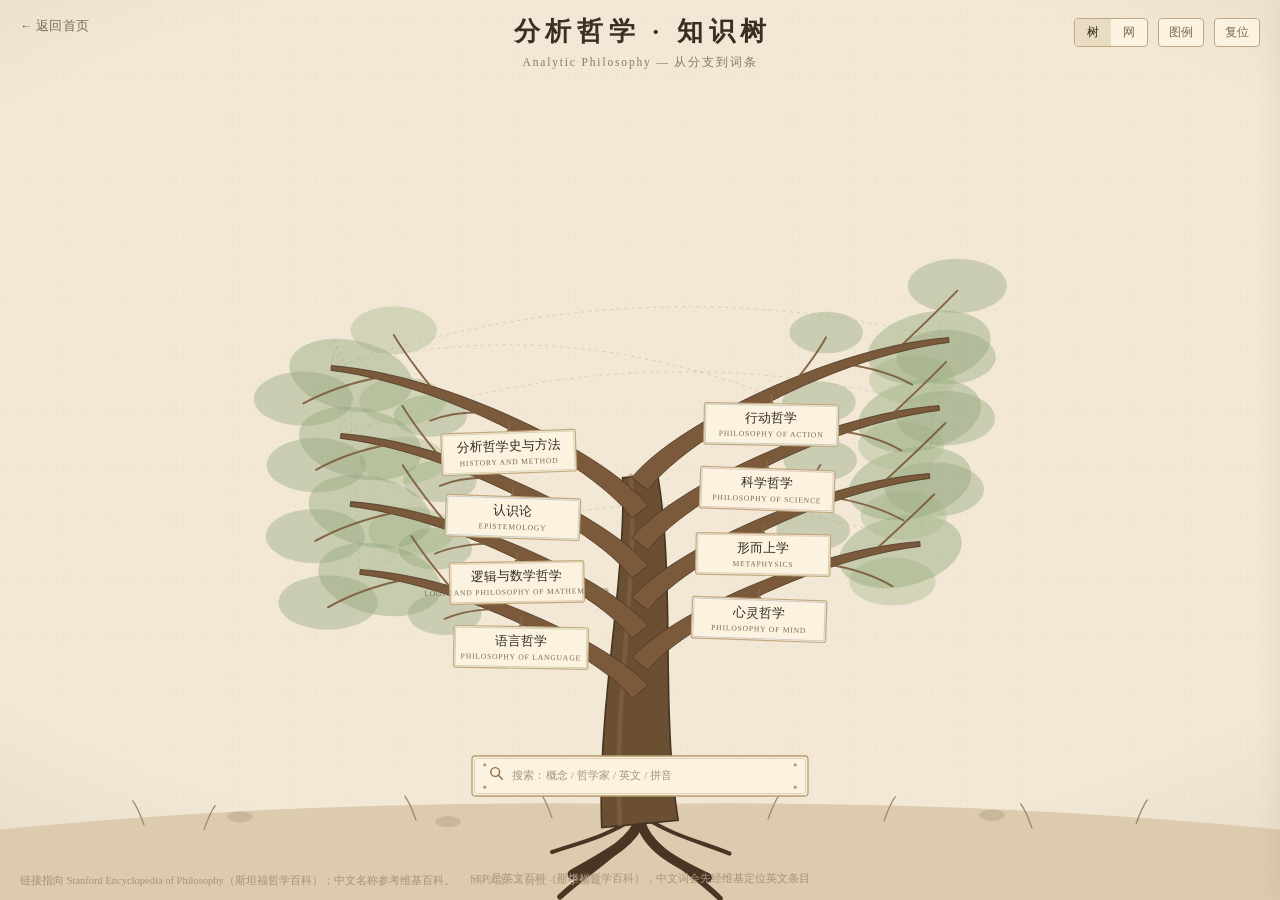
<file: Analytic_Philosophy.html>
<!DOCTYPE html>
<html lang="zh-CN">
<head>
<meta charset="utf-8">
<meta name="viewport" content="width=device-width, initial-scale=1">
<title>分析哲学 · Analytic Philosophy</title>
<meta name="description" content="一棵可以展开的分析哲学知识树：八条主枝、三十余个子领域、一百六十个词条，点击即可读到斯坦福哲学百科（SEP）的对应条目。">
<meta property="og:title" content="分析哲学知识树 · Analytic Philosophy">
<meta property="og:description" content="八条主枝、三十余个子领域、一百六十个词条，挂在树上的一棵分析哲学地图。">
<meta property="og:type" content="website">
<meta name="theme-color" content="#F2E8D5">
<link rel="icon" href="data:image/svg+xml,%3Csvg xmlns='http://www.w3.org/2000/svg' viewBox='0 0 32 32'%3E%3Cpath d='M16 30V12' stroke='%236B4F32' stroke-width='3' stroke-linecap='round'/%3E%3Cpath d='M16 16C16 8 10 5 4 6c1 7 6 10 12 10z' fill='%237C9A6D'/%3E%3Cpath d='M16 12c0-6 5-8 11-7-1 6-5 9-11 7z' fill='%238FA57A'/%3E%3C/svg%3E">
<link rel="stylesheet" href="./analytic_philosophy.css">
</head>
<body class="ap-body">

<a class="ap-back" href="./index.html">← 返回首页</a>

<header class="ap-head">
  <h1 class="ap-title">分析哲学 · 知识树</h1>
  <p class="ap-sub">Analytic Philosophy — 从分支到词条</p>
</header>

<div class="ap-tools">
  <div class="ap-viewtoggle" role="group" aria-label="视图切换">
    <button type="button" id="apBtnTree" class="is-on" aria-pressed="true">树</button>
    <button type="button" id="apBtnNet" aria-pressed="false">网</button>
  </div>
  <div class="ap-legend is-collapsed" id="apLegend">
    <button type="button" class="ap-legend-btn" id="apLegendBtn" aria-expanded="false">图例</button>
    <div class="ap-legend-items" id="apLegendItems"></div>
  </div>
  <button type="button" class="ap-reset" id="apReset" title="复位视图">复位</button>
</div>

<div class="ap-loaderr" id="apLoadErr">
  数据文件 analytic_philosophy_data.js 没有加载成功，请检查它与本页是否在同一目录、文件名是否完全一致。
</div>

<main class="ap-stage">
  <svg id="apSvg" viewBox="0 0 1600 1000" preserveAspectRatio="xMidYMax meet" role="img"
       aria-label="分析哲学知识树：八条主枝分别通向语言哲学、逻辑与数学哲学、认识论、分析哲学史、心灵哲学、形而上学、科学哲学与行动哲学">
    <defs>
      <linearGradient id="apTrunkGrad" x1="0" y1="0" x2="1" y2="0">
        <stop offset="0" stop-color="#5C4330"/>
        <stop offset="0.35" stop-color="#7A5A3A"/>
        <stop offset="1" stop-color="#4E392A"/>
      </linearGradient>
    </defs>

    <rect id="apBg" x="0" y="0" width="1600" height="1000" fill="transparent"/>

    <g id="apRoot">
      <g id="apWorld">

        <g id="apTree">
          <g id="apArcs"></g>
          <g id="apCanopy"></g>
          <g id="apGround"></g>
          <g id="apRoots"></g>
          <g id="apTrunk"></g>
          <g id="apBranches"></g>
          <g id="apTwigs"></g>
          <g id="apTags"></g>
          <g id="apLeaves"></g>

        </g>

        <g id="apGraph" style="display:none">
          <g id="apGraphEdges"></g>
          <g id="apGraphNodes"></g>
        </g>

      </g>

      <!-- 搜索木牌放在聚焦变换之外：放大看某一枝时，它仍停在树干底部可用 -->
      <g id="apSearchPlaque">
        <rect x="590" y="820" width="420" height="50" rx="4" fill="#FBF3DF" stroke="#B79A72" stroke-width="1.6"/>
        <rect x="593" y="823" width="414" height="44" rx="3" fill="none" stroke="#D8C4A4" stroke-width="1"/>
        <circle cx="606" cy="831" r="2" fill="#B79A72"/>
        <circle cx="994" cy="831" r="2" fill="#B79A72"/>
        <circle cx="606" cy="859" r="2" fill="#B79A72"/>
        <circle cx="994" cy="859" r="2" fill="#B79A72"/>
        <g transform="translate(612,833)" fill="none" stroke="#8A6B45" stroke-width="1.8" stroke-linecap="round">
          <circle cx="7" cy="7" r="5.5"/>
          <path d="M11 11l5 5"/>
        </g>
        <foreignObject x="634" y="826" width="366" height="38">
          <input xmlns="http://www.w3.org/1999/xhtml" id="apInput" class="ap-input" type="text"
                 autocomplete="off" spellcheck="false"
                 placeholder="搜索：概念 / 哲学家 / 英文 / 拼音"
                 aria-label="搜索分析哲学词条"/>
        </foreignObject>
      </g>
    </g>
  </svg>
</main>

<div class="ap-results" id="apResults" role="listbox" aria-label="搜索结果"></div>

<div class="ap-hint" id="apHint">SEP 是英文百科（斯坦福哲学百科），中文词会先经维基定位英文条目</div>

<aside class="ap-drawer" id="apDrawer" aria-label="词条详情">
  <button type="button" class="ap-close" id="apClose" aria-label="关闭">×</button>
  <div class="ap-chip-type" id="apType"></div>
  <h2 class="ap-zh" id="apZh"></h2>
  <p class="ap-en" id="apEn"></p>
  <p class="ap-gloss" id="apGloss"></p>
  <div class="ap-actions">
    <a class="ap-btn ap-btn-main" id="apSep" href="#" target="_blank" rel="noopener"></a>
    <a class="ap-btn ap-btn-sub" id="apWiki" href="#" target="_blank" rel="noopener">维基百科</a>
    <a class="ap-sepalt" id="apSepAlt" href="#" target="_blank" rel="noopener"></a>
  </div>
  <div class="ap-crumb" id="apCrumb"></div>
  <div class="ap-rel-wrap">
    <div class="ap-rel-title">相关词条</div>
    <div class="ap-related" id="apRelated"></div>
  </div>
  <div class="ap-foot">
    <button type="button" class="ap-star" id="apStar" aria-pressed="false" aria-label="收藏这条">★</button>
    <button type="button" class="ap-cite" id="apCite">复制引用</button>
  </div>
  <div class="ap-src" id="apSrc"></div>
</aside>

<section class="ap-list" id="apList" aria-label="移动端列表"></section>

<footer class="ap-pagefoot">
  <span>链接指向 Stanford Encyclopedia of Philosophy（斯坦福哲学百科）；中文名称参考维基百科。</span>
  <span class="ap-pagefoot-c">160 词条 · 8 分支 · 32 子领域</span>
</footer>

<script src="./analytic_philosophy_data.js"></script>
<script src="./analytic_philosophy.js"></script>

</body>
</html>
</file>
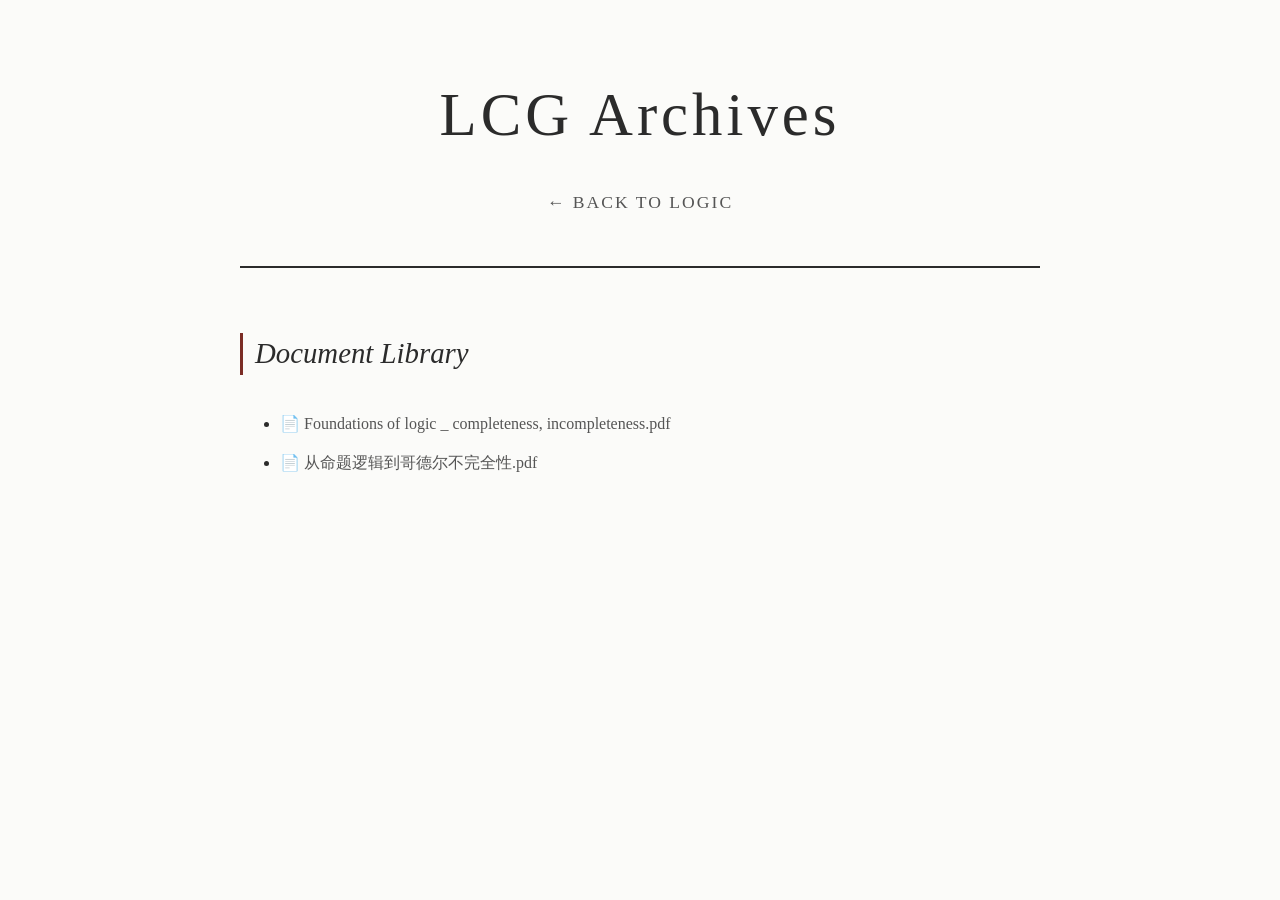
<file: fol_materials.html>
<!DOCTYPE html>
<html lang="en">
<head>
    <meta charset="UTF-8">
    <meta name="viewport" content="width=device-width, initial-scale=1.0">
    <title>LCG Archives | Lu Lingfeng</title>
    <link rel="stylesheet" href="style2.css">
</head>
<body>
    <div class="container">
        <header>
            <h1>LCG Archives</h1>
            <p class="subtitle"><a href="logic.html" class="nav-link">← Back to Logic</a></p>
        </header>

        <main>
            <section class="reading-shelf">
                <h2>Document Library</h2>
                <ul class="book-list" style="margin-top: 30px;">
                    <li><a href="docs/Foundations of logic _ completeness, incompleteness.pdf" target="_blank" class="nav-link">📄 Foundations of logic _ completeness, incompleteness.pdf</a></li>
                    <li><a href="docs/从命题逻辑到哥德尔不完全性.pdf" target="_blank" class="nav-link">📄 从命题逻辑到哥德尔不完全性.pdf</a></li>
                    
                </ul>
            </section>
        </main>
    </div>
</body>
</html>
</file>
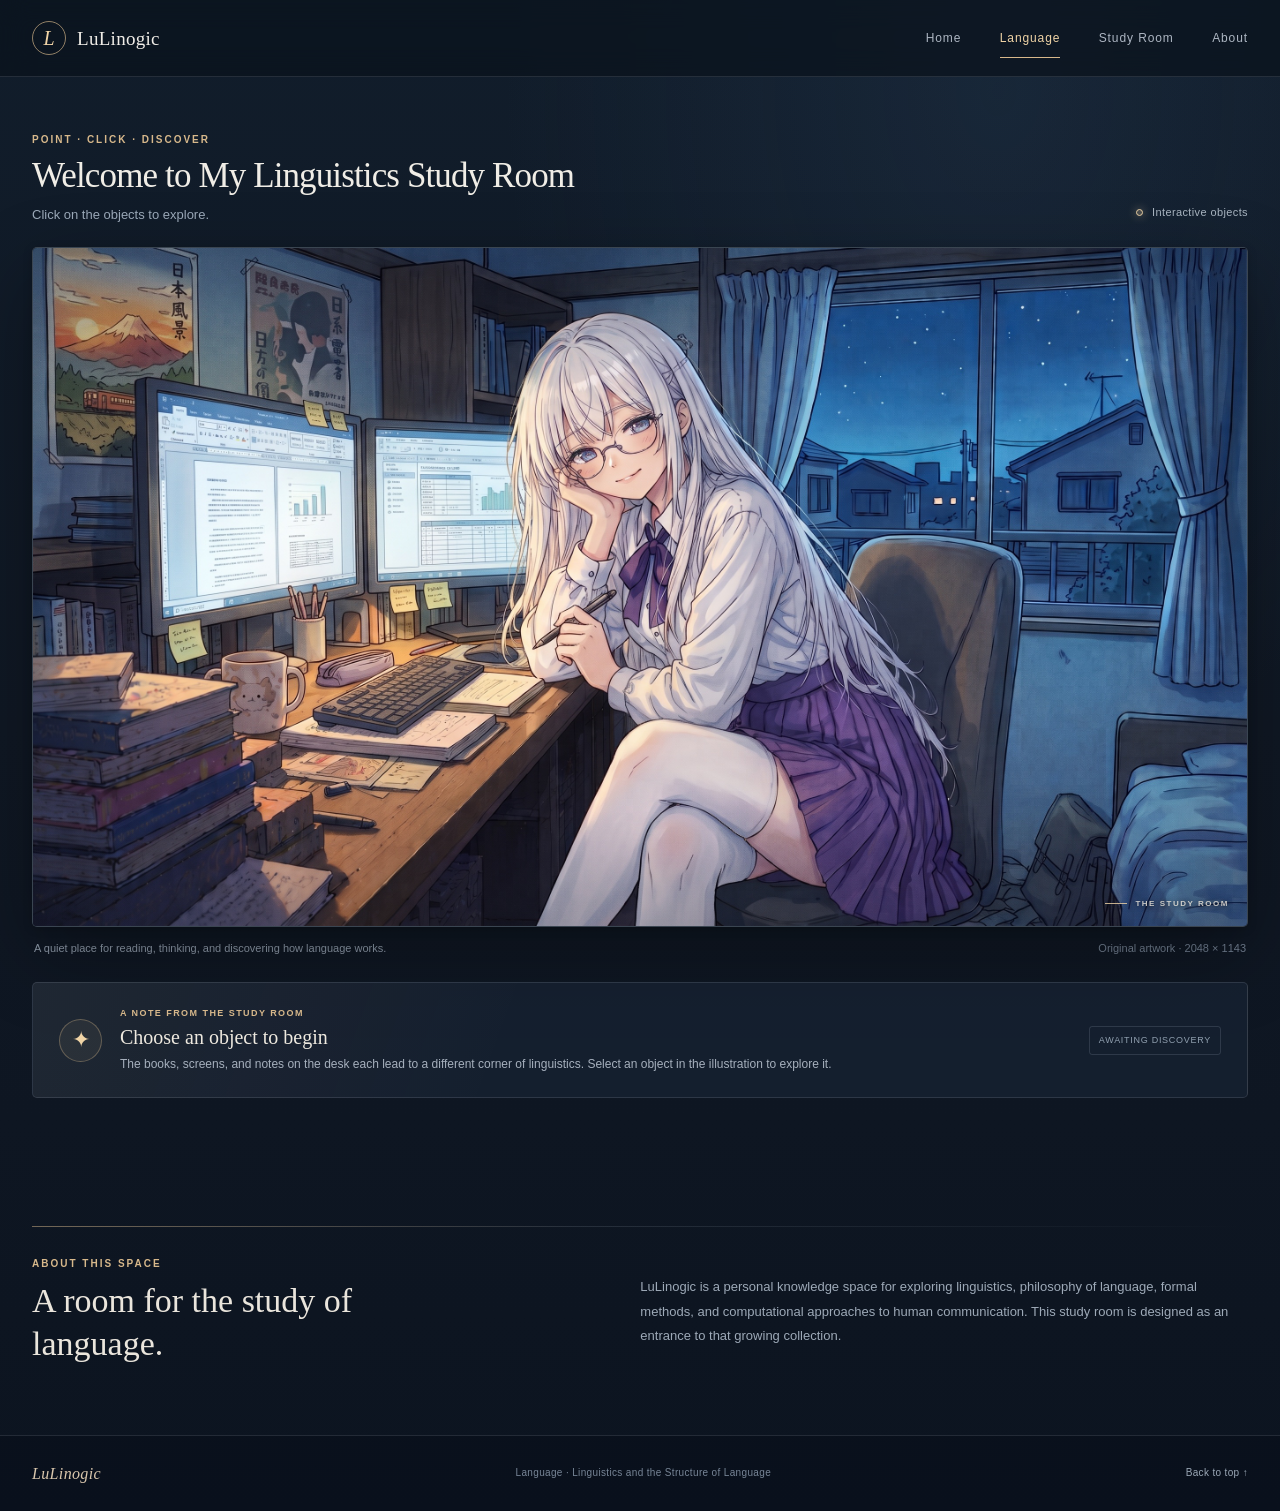
<file: Language.html>
<!DOCTYPE html>
<html lang="en">
<head>
  <meta charset="UTF-8">
  <meta name="viewport" content="width=device-width, initial-scale=1.0">
  <meta name="theme-color" content="#101b2b">
  <meta name="description" content="LuLinogic — a personal exploration of linguistics, language, meaning, and computation.">

  <title>Language | LuLinogic</title>

<!-- Stylesheets -->
<link rel="stylesheet" href="./language.css">
<link rel="stylesheet" href="./language_panels.css">
<link rel="stylesheet" href="./language_reader.css">
<link rel="stylesheet" href="./language_pdf_reader.css">


<!-- Knowledge Database -->
<script src="./language_data.js" defer></script>

<!-- Reader Database -->
<script src="./language_reader_data.js" defer></script>

<!-- Main Interactions -->
<script src="./language.js" defer></script>

<!-- Knowledge Panels -->
<script src="./language_panels.js" defer></script>

<!-- Interactive Book Reader -->
<script src="./language_reader.js" defer></script>
<script type="module" src="./language_pdf_reader.js"></script>

</head>

<body>

  <a class="skip-link" href="#study-room">
    Skip to the study room
  </a>

  <!-- ======================================
       1. SITE HEADER
  ======================================= -->

  <header class="site-header">

    <div class="header-inner">

      <a class="brand" href="./index.html" aria-label="LuLinogic home">
        <span class="brand-mark" aria-hidden="true">L</span>
        <span class="brand-name">LuLinogic</span>
      </a>

      <nav class="main-nav" aria-label="Main navigation">

        <a href="./index.html">Home</a>

        <a class="is-current"
           href="#language-home"
           aria-current="page">
          Language
        </a>

        <a href="#study-room">Study Room</a>

        <a href="#about">About</a>

      </nav>

    </div>

  </header>


 <main id="language-home">

    <section class="study-section"
      id="study-room"
      aria-labelledby="study-room-title"
    >

      <div class="section-heading">

        <div>

          <p class="eyebrow">
            POINT · CLICK · DISCOVER
          </p>

          <h1 id="study-room-title">
            Welcome to My Linguistics Study Room
          </h1>

          <p class="section-instruction">
            Click on the objects to explore.
          </p>

        </div>


        <div class="scene-key" aria-hidden="true">

          <span class="key-dot"></span>

          <span>Interactive objects</span>

        </div>

      </div>



      <!-- ======================================
           ORIGINAL IMAGE AND SVG OVERLAY
      ======================================= -->

      <div class="scene-frame"
           aria-label="Interactive illustration of a linguistics study room">

        <div class="scene-image-wrap">

          <img
            class="study-room-image"
            src="./Language_Steam.png"
            width="2048"
            height="1143"
            alt="A cozy evening study room with books, computer monitors, an open notebook and a silver-haired student."
            draggable="false"
          >


          <svg
            class="scene-hotspots"
            viewBox="0 0 2048 1143"
            preserveAspectRatio="none"
            role="group"
            aria-label="Explore objects in the study room"
          >

            <title>
              Study room interactive objects
            </title>


            <!-- BOOKSHELF -->

            <g
              class="hotspot"
              id="hotspot-linguistics-bookshelf"
              data-hotspot-id="linguistics-bookshelf"
              role="button"
              tabindex="0"
              aria-label="Linguistics Bookshelf"
            >

              <title>Linguistics Bookshelf</title>

              <path
                class="hotspot-shape"
                d="M 0,552 L 130,552 L 258,586 L 250,625 L 0,610 Z"
              ></path>

              <path
                class="hotspot-shape"
                d="M 0,611 L 245,632 L 285,663
                   L 332,691 L 327,740 L 351,790
                   L 340,851 L 359,902 L 345,963
                   L 366,1007 L 337,1068 L 363,1120
                   L 334,1143 L 0,1143 Z"
              ></path>

            </g>



            <!-- PRIMARY MONITOR -->

            <g
              class="hotspot"
              id="hotspot-lab-primary-monitor"
              data-hotspot-id="computational-linguistics-lab"
              role="button"
              tabindex="0"
              aria-label="Computational Linguistics Laboratory"
            >

              <title>
                Computational Linguistics Laboratory
              </title>

              <polygon
                class="hotspot-shape"
                points="190,218 451,258 451,482 194,541"
              ></polygon>

            </g>



            <!-- SECONDARY MONITOR -->

            <g
              class="hotspot"
              id="hotspot-lab-secondary-monitor"
              data-hotspot-id="computational-linguistics-lab"
              role="button"
              tabindex="0"
              aria-label="Computational Linguistics Laboratory secondary monitor"
            >

              <title>
                Computational Linguistics Laboratory
              </title>

              <polygon
                class="hotspot-shape"
                points="477,268 690,284 690,446 480,459"
              ></polygon>

            </g>



            <!-- NOTEBOOK -->

            <g
              class="hotspot"
              id="hotspot-linguistics-notes"
              data-hotspot-id="linguistics-notes"
              role="button"
              tabindex="0"
              aria-label="Linguistics Notes"
            >

              <title>Linguistics Notes</title>

              <polygon
                class="hotspot-shape"
                points="590,580 704,572 711,621 605,644 579,625"
              ></polygon>

            </g>



            <!-- COFFEE CUP -->

            <g
              class="hotspot"
              id="hotspot-reading-records"
              data-hotspot-id="reading-records"
              role="button"
              tabindex="0"
              aria-label="Reading Records"
            >

              <title>Reading Records</title>

              <polygon
                class="hotspot-shape"
                points="276,566 315,550 374,552
                        431,579 445,620 427,658
                        383,676 317,666 280,637"
              ></polygon>

            </g>



            <!-- PENCIL CASE -->

            <g
              class="hotspot"
              id="hotspot-my-vocabulary"
              data-hotspot-id="my-vocabulary"
              role="button"
              tabindex="0"
              aria-label="My Vocabulary"
            >

              <title>My Vocabulary</title>

              <polygon
                class="hotspot-shape"
                points="468,581 503,562 582,548
                        630,568 643,592 611,616
                        526,623 476,606"
              ></polygon>

            </g>



            <!-- WORLD LANGUAGES EASTER EGG -->

            <g
              class="hotspot hotspot-easter-egg"
              id="hotspot-world-languages"
              data-hotspot-id="world-languages"
              role="button"
              tabindex="0"
              aria-label="World Languages"
            >

              <title>World Languages</title>

              <polygon
                class="hotspot-shape"
                points="895,811 922,786 963,773
                        1008,782 1050,809 1081,844
                        1093,870 1071,891 1035,900
                        991,883 951,860 919,837"
              ></polygon>

            </g>

          </svg>



          <div class="scene-vignette" aria-hidden="true"></div>


          <div
            class="hotspot-tooltip"
            id="hotspot-tooltip"
            role="tooltip"
            aria-hidden="true"
          ></div>


          <div class="scene-corner-label" aria-hidden="true">

            <span class="corner-label-line"></span>

            <span>THE STUDY ROOM</span>

          </div>

        </div>

      </div>



      <!-- IMAGE CAPTION -->

      <div class="scene-caption-row">

        <p class="scene-caption">
          A quiet place for reading, thinking, and discovering how language works.
        </p>

        <p class="scene-dimensions">
          Original artwork · 2048 × 1143
        </p>

      </div>



      <!-- SELECTION STATUS -->

      <section
        class="selection-panel"
        id="selection-panel"
        aria-live="polite"
        aria-atomic="true"
      >

        <div class="selection-icon" aria-hidden="true">

          <span class="selection-icon-inner">✦</span>

        </div>


        <div class="selection-copy">

          <p
            class="selection-overline"
            id="selection-overline"
          >
            A NOTE FROM THE STUDY ROOM
          </p>


          <h3 id="selection-title">
            Choose an object to begin
          </h3>


          <p id="selection-description">
            The books, screens, and notes on the desk each lead to a
            different corner of linguistics. Select an object in the
            illustration to explore it.
          </p>

        </div>


        <span
          class="selection-state"
          id="selection-state"
        >
          Awaiting discovery
        </span>

      </section>

      <!--
        Phase 3 dynamically creates the knowledge workspace
        after this selection panel.

        On wide screens, the study room and knowledge panel
        are arranged side by side.
        On mobile, the panel moves below the original image.
      -->

    </section>



    <!-- ======================================
         4. ABOUT
    ======================================= -->

    <section
      class="about-section"
      id="about"
      aria-labelledby="about-title"
    >

      <div class="about-rule"></div>


      <div>

        <p class="eyebrow">
          ABOUT THIS SPACE
        </p>

        <h2 id="about-title">
          A room for the study of language.
        </h2>

      </div>


      <p class="about-description">
        LuLinogic is a personal knowledge space for exploring linguistics,
        philosophy of language, formal methods, and computational approaches
        to human communication. This study room is designed as an entrance
        to that growing collection.
      </p>

    </section>

  </main>



  <!-- ======================================
       5. FOOTER
  ======================================= -->

  <footer class="site-footer">

    <a class="footer-brand" href="./index.html">
      LuLinogic
    </a>

    <span>
      Language · Linguistics and the Structure of Language
    </span>

    <a href="#language-home" class="back-to-top">
      Back to top ↑
    </a>

  </footer>


  <!-- Accessibility announcements -->

  <div
    class="sr-only"
    id="interaction-announcer"
    aria-live="polite"
  ></div>


</body>
</html>
</file>
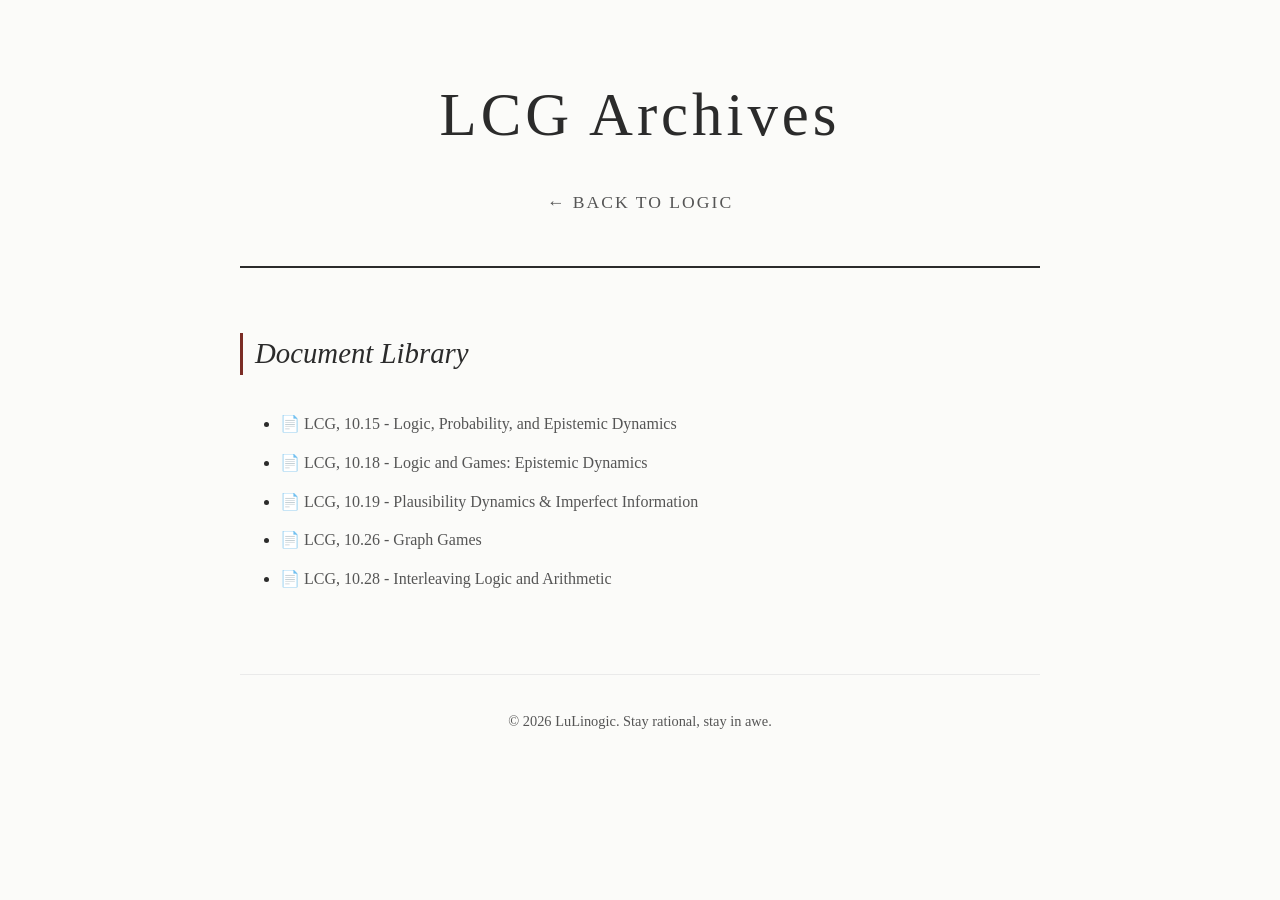
<file: lcg_materials.html>
<!DOCTYPE html>
<html lang="en">
<head>
    <meta charset="UTF-8">
    <meta name="viewport" content="width=device-width, initial-scale=1.0">
    <title>LCG Archives | Lu Lingfeng</title>
    <link rel="stylesheet" href="style2.css">
</head>
<body>
    <div class="container">
        <header>
            <h1>LCG Archives</h1>
            <p class="subtitle"><a href="logic.html" class="nav-link">← Back to Logic</a></p>
        </header>

        <main>
            <section class="reading-shelf">
                <h2>Document Library</h2>
                <ul class="book-list" style="margin-top: 30px;">
                    <li><a href="./docs/LCG，10.15.pdf" target="_blank" class="nav-link">📄 LCG, 10.15 - Logic, Probability, and Epistemic Dynamics</a></li>
                    <li><a href="./docs/LCG，10.18.pdf" target="_blank" class="nav-link">📄 LCG, 10.18 - Logic and Games: Epistemic Dynamics</a></li>
                    <li><a href="./docs/LCG，10.19.pdf" target="_blank" class="nav-link">📄 LCG, 10.19 - Plausibility Dynamics & Imperfect Information</a></li>
		    <li><a href="./docs/LCG，10.26.pdf" target="_blank" class="nav-link">📄 LCG, 10.26 - Graph Games</a></li>
                    <li><a href="./docs/LCG，10.28.pdf" target="_blank" class="nav-link">📄 LCG, 10.28 - Interleaving Logic and Arithmetic</a></li>

                </ul>
            </section>
        </main>
        <footer>
            <p>© 2026 LuLinogic. Stay rational, stay in awe.</p>
        </footer>
    </div>
</body>
</html>
</file>
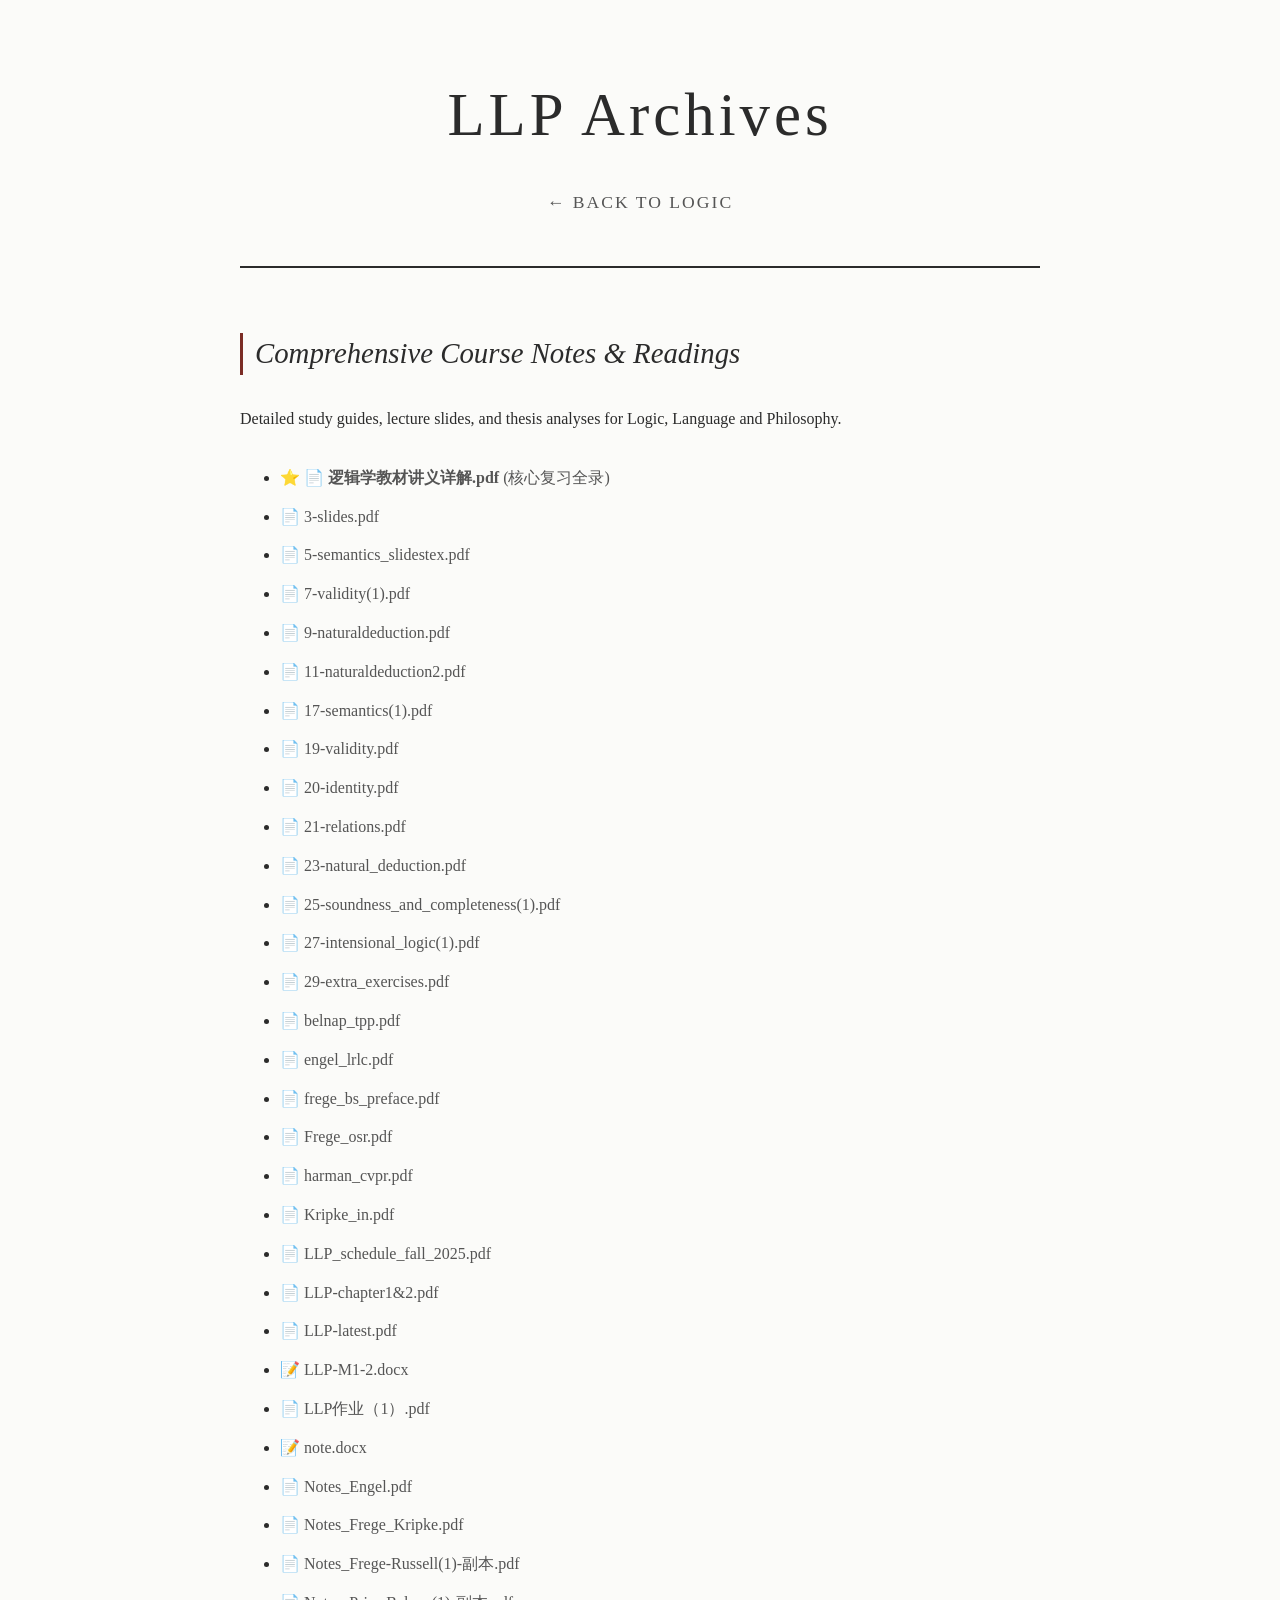
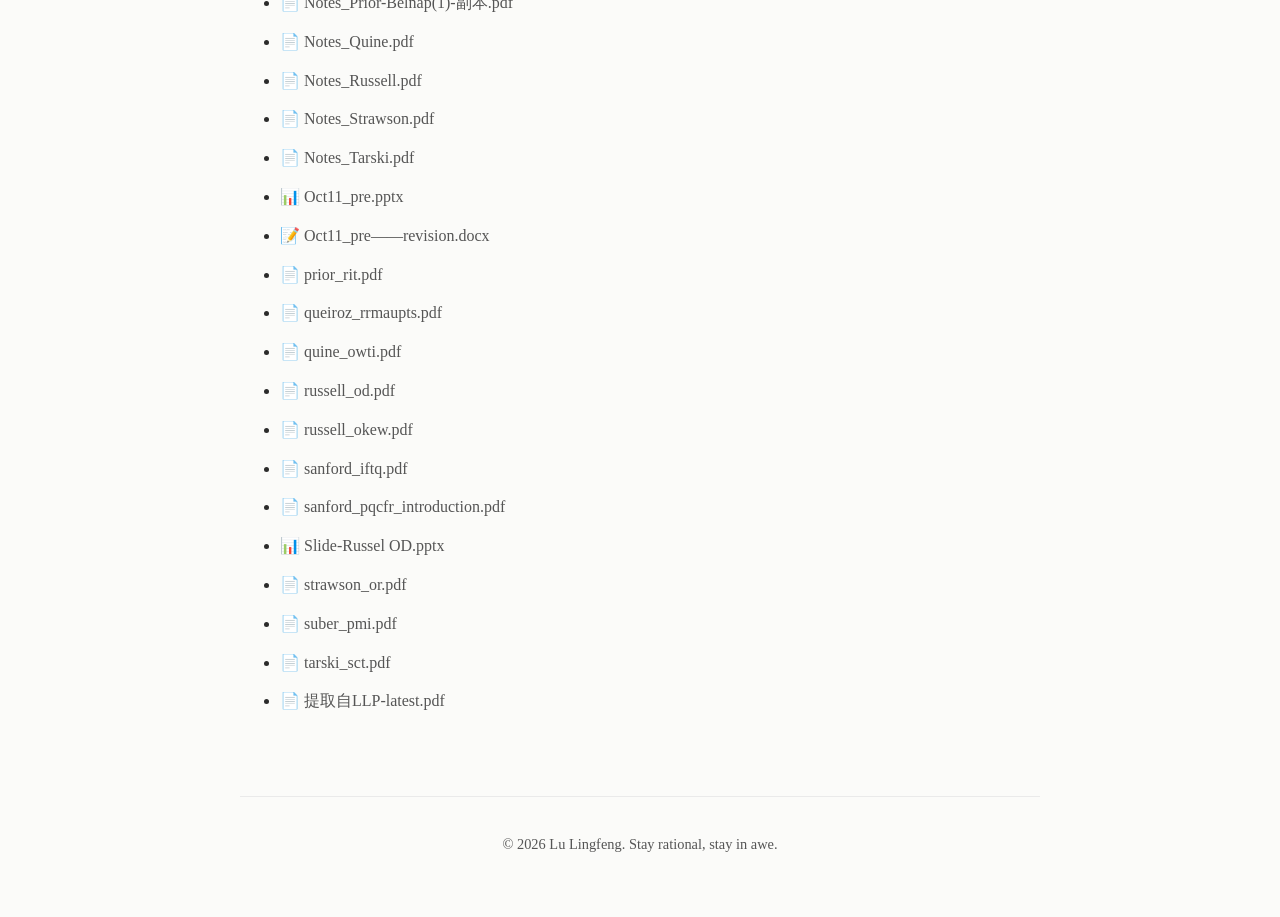
<file: llp_materials.html>
<!DOCTYPE html>
<html lang="en">
<head>
    <meta charset="UTF-8">
    <meta name="viewport" content="width=device-width, initial-scale=1.0">
    <title>LLP Archives | LuLinogic</title>
    <link rel="stylesheet" href="style2.css">
</head>
<body>
    <div class="container">
        <header>
            <h1>LLP Archives</h1>
            <p class="subtitle"><a href="logic.html" class="nav-link">← Back to Logic</a></p>
        </header>

        <main>
            <section class="reading-shelf">
                <h2>Comprehensive Course Notes & Readings</h2>
                <p>Detailed study guides, lecture slides, and thesis analyses for Logic, Language and Philosophy.</p>
                <ul class="book-list" style="margin-top: 30px;">
                    <!-- 置顶你精心整理的教材讲义详解 -->
                    <li><a href="./逻辑学教材讲义详解.pdf" target="_blank" class="nav-link">⭐ 📄 <strong>逻辑学教材讲义详解.pdf</strong> (核心复习全录)</a></li>
                    
                    <!-- LLP 文件夹内的全部资料 -->
                    <li><a href="./LLP/3-slides.pdf" target="_blank" class="nav-link">📄 3-slides.pdf</a></li>
                    <li><a href="./LLP/5-semantics_slidestex.pdf" target="_blank" class="nav-link">📄 5-semantics_slidestex.pdf</a></li>
                    <li><a href="./LLP/7-validity(1).pdf" target="_blank" class="nav-link">📄 7-validity(1).pdf</a></li>
                    <li><a href="./LLP/9-naturaldeduction.pdf" target="_blank" class="nav-link">📄 9-naturaldeduction.pdf</a></li>
                    <li><a href="./LLP/11-naturaldeduction2.pdf" target="_blank" class="nav-link">📄 11-naturaldeduction2.pdf</a></li>
                    <li><a href="./LLP/17-semantics(1).pdf" target="_blank" class="nav-link">📄 17-semantics(1).pdf</a></li>
                    <li><a href="./LLP/19-validity.pdf" target="_blank" class="nav-link">📄 19-validity.pdf</a></li>
                    <li><a href="./LLP/20-identity.pdf" target="_blank" class="nav-link">📄 20-identity.pdf</a></li>
                    <li><a href="./LLP/21-relations.pdf" target="_blank" class="nav-link">📄 21-relations.pdf</a></li>
                    <li><a href="./LLP/23-natural_deduction.pdf" target="_blank" class="nav-link">📄 23-natural_deduction.pdf</a></li>
                    <li><a href="./LLP/25-soundness_and_completeness(1).pdf" target="_blank" class="nav-link">📄 25-soundness_and_completeness(1).pdf</a></li>
                    <li><a href="./LLP/27-intensional_logic(1).pdf" target="_blank" class="nav-link">📄 27-intensional_logic(1).pdf</a></li>
                    <li><a href="./LLP/29-extra_exercises.pdf" target="_blank" class="nav-link">📄 29-extra_exercises.pdf</a></li>
                    <li><a href="./LLP/belnap_tpp.pdf" target="_blank" class="nav-link">📄 belnap_tpp.pdf</a></li>
                    <li><a href="./LLP/engel_lrlc.pdf" target="_blank" class="nav-link">📄 engel_lrlc.pdf</a></li>
                    <li><a href="./LLP/frege_bs_preface.pdf" target="_blank" class="nav-link">📄 frege_bs_preface.pdf</a></li>
                    <li><a href="./LLP/Frege_osr.pdf" target="_blank" class="nav-link">📄 Frege_osr.pdf</a></li>
                    <li><a href="./LLP/harman_cvpr.pdf" target="_blank" class="nav-link">📄 harman_cvpr.pdf</a></li>
                    <li><a href="./LLP/Kripke_in.pdf" target="_blank" class="nav-link">📄 Kripke_in.pdf</a></li>
                    <li><a href="./LLP/LLP_schedule_fall_2025.pdf" target="_blank" class="nav-link">📄 LLP_schedule_fall_2025.pdf</a></li>
                    <li><a href="./LLP/LLP-chapter1%262.pdf" target="_blank" class="nav-link">📄 LLP-chapter1&2.pdf</a></li>
                    <li><a href="./LLP/LLP-latest.pdf" target="_blank" class="nav-link">📄 LLP-latest.pdf</a></li>
                    <li><a href="./LLP/LLP-M1-2.docx" target="_blank" class="nav-link">📝 LLP-M1-2.docx</a></li>
                    <li><a href="./LLP/LLP%E4%BD%9C%E4%B8%9A%EF%BC%881%EF%BC%89.pdf" target="_blank" class="nav-link">📄 LLP作业（1）.pdf</a></li>
                    <li><a href="./LLP/note.docx" target="_blank" class="nav-link">📝 note.docx</a></li>
                    <li><a href="./LLP/Notes_Engel.pdf" target="_blank" class="nav-link">📄 Notes_Engel.pdf</a></li>
                    <li><a href="./LLP/Notes_Frege_Kripke.pdf" target="_blank" class="nav-link">📄 Notes_Frege_Kripke.pdf</a></li>
                    <li><a href="./LLP/Notes_Frege-Russell(1)-%E5%89%AF%E6%9C%AC.pdf" target="_blank" class="nav-link">📄 Notes_Frege-Russell(1)-副本.pdf</a></li>
                    <li><a href="./LLP/Notes_Prior-Belnap(1)-%E5%89%AF%E6%9C%AC.pdf" target="_blank" class="nav-link">📄 Notes_Prior-Belnap(1)-副本.pdf</a></li>
                    <li><a href="./LLP/Notes_Quine.pdf" target="_blank" class="nav-link">📄 Notes_Quine.pdf</a></li>
                    <li><a href="./LLP/Notes_Russell.pdf" target="_blank" class="nav-link">📄 Notes_Russell.pdf</a></li>
                    <li><a href="./LLP/Notes_Strawson.pdf" target="_blank" class="nav-link">📄 Notes_Strawson.pdf</a></li>
                    <li><a href="./LLP/Notes_Tarski.pdf" target="_blank" class="nav-link">📄 Notes_Tarski.pdf</a></li>
                    <li><a href="./LLP/Oct11_pre.pptx" target="_blank" class="nav-link">📊 Oct11_pre.pptx</a></li>
                    <li><a href="./LLP/Oct11_pre%E2%80%94%E2%80%94revision.docx" target="_blank" class="nav-link">📝 Oct11_pre——revision.docx</a></li>
                    <li><a href="./LLP/prior_rit.pdf" target="_blank" class="nav-link">📄 prior_rit.pdf</a></li>
                    <li><a href="./LLP/queiroz_rrmaupts.pdf" target="_blank" class="nav-link">📄 queiroz_rrmaupts.pdf</a></li>
                    <li><a href="./LLP/quine_owti.pdf" target="_blank" class="nav-link">📄 quine_owti.pdf</a></li>
                    <li><a href="./LLP/russell_od.pdf" target="_blank" class="nav-link">📄 russell_od.pdf</a></li>
                    <li><a href="./LLP/russell_okew.pdf" target="_blank" class="nav-link">📄 russell_okew.pdf</a></li>
                    <li><a href="./LLP/sanford_iftq.pdf" target="_blank" class="nav-link">📄 sanford_iftq.pdf</a></li>
                    <li><a href="./LLP/sanford_pqcfr_introduction.pdf" target="_blank" class="nav-link">📄 sanford_pqcfr_introduction.pdf</a></li>
                    <li><a href="./LLP/Slide-Russel%20OD.pptx" target="_blank" class="nav-link">📊 Slide-Russel OD.pptx</a></li>
                    <li><a href="./LLP/strawson_or.pdf" target="_blank" class="nav-link">📄 strawson_or.pdf</a></li>
                    <li><a href="./LLP/suber_pmi.pdf" target="_blank" class="nav-link">📄 suber_pmi.pdf</a></li>
                    <li><a href="./LLP/tarski_sct.pdf" target="_blank" class="nav-link">📄 tarski_sct.pdf</a></li>
                    <li><a href="./LLP/%E6%8F%90%E5%8F%96%E8%87%AALLP-latest.pdf" target="_blank" class="nav-link">📄 提取自LLP-latest.pdf</a></li>
                </ul>
            </section>
        </main>
        
        <footer>
            <p>© 2026 Lu Lingfeng. Stay rational, stay in awe.</p>
        </footer>
    </div>
</body>
</html>
</file>
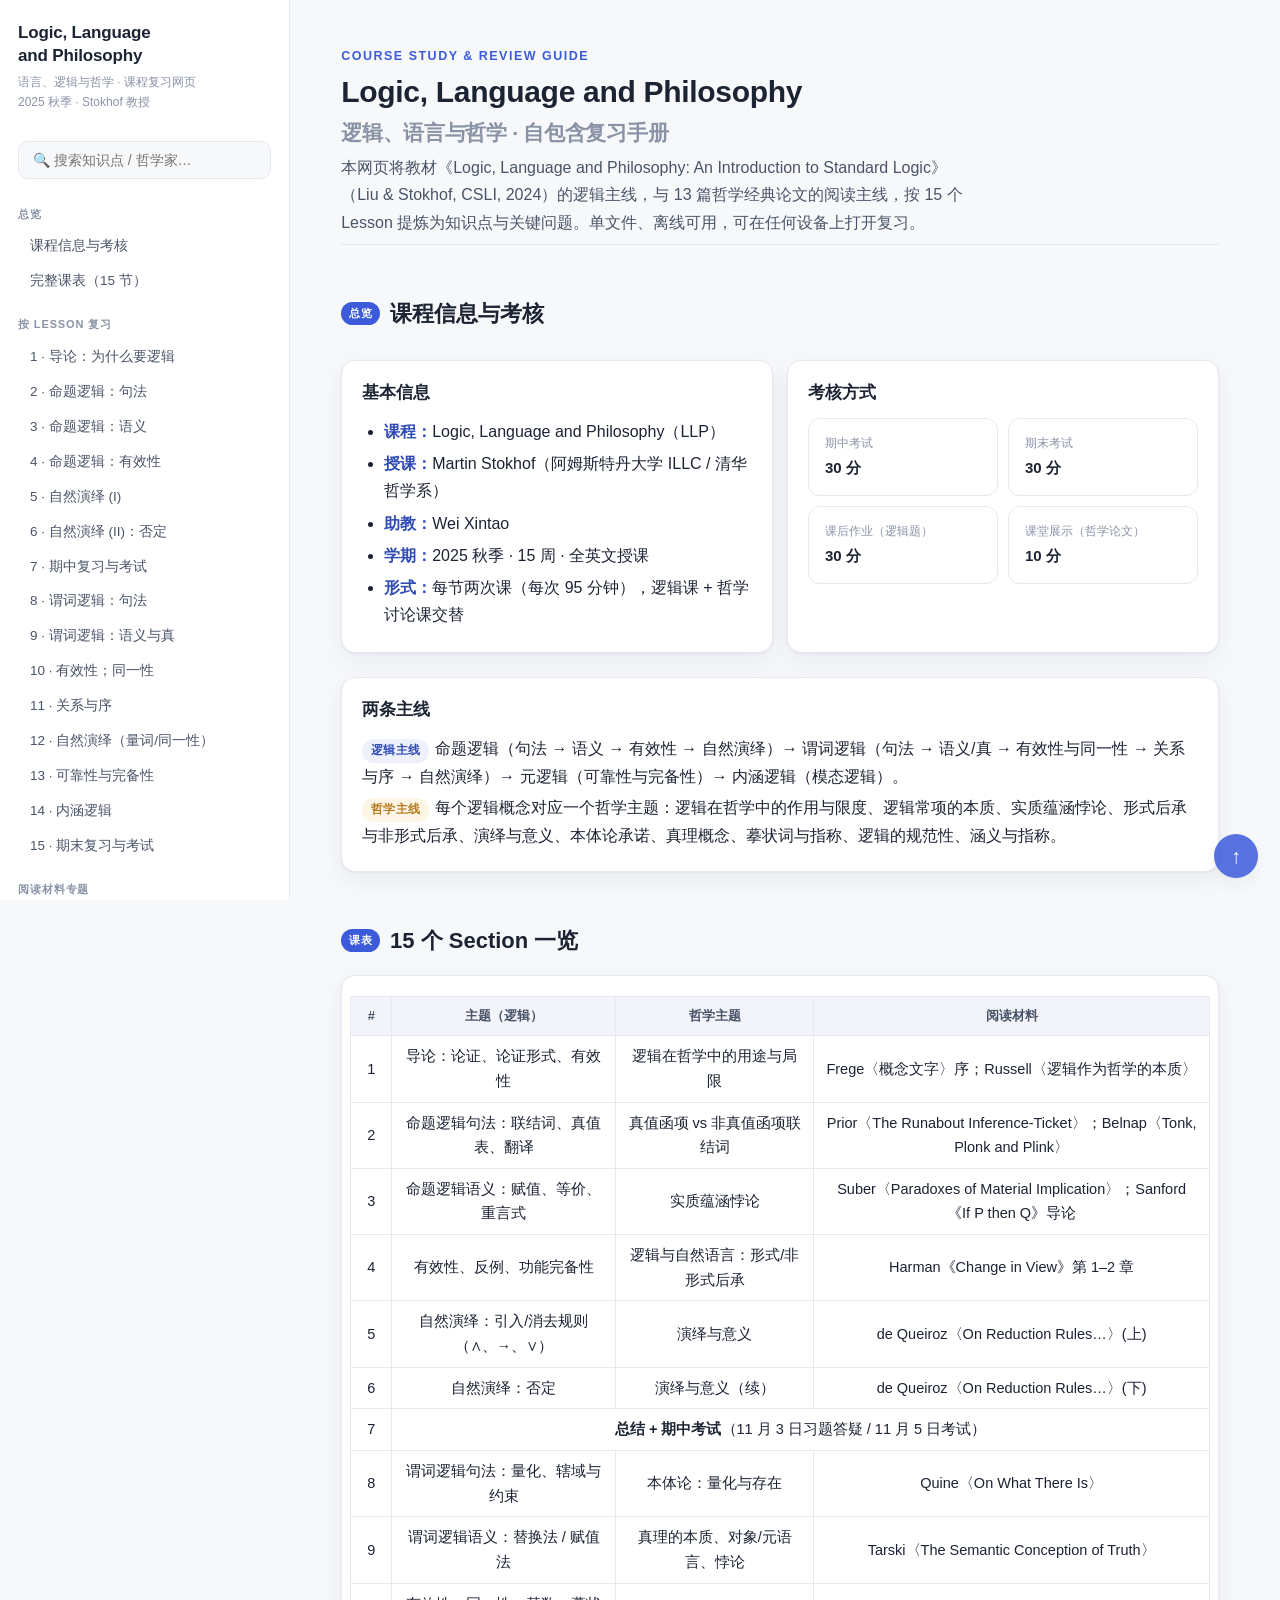
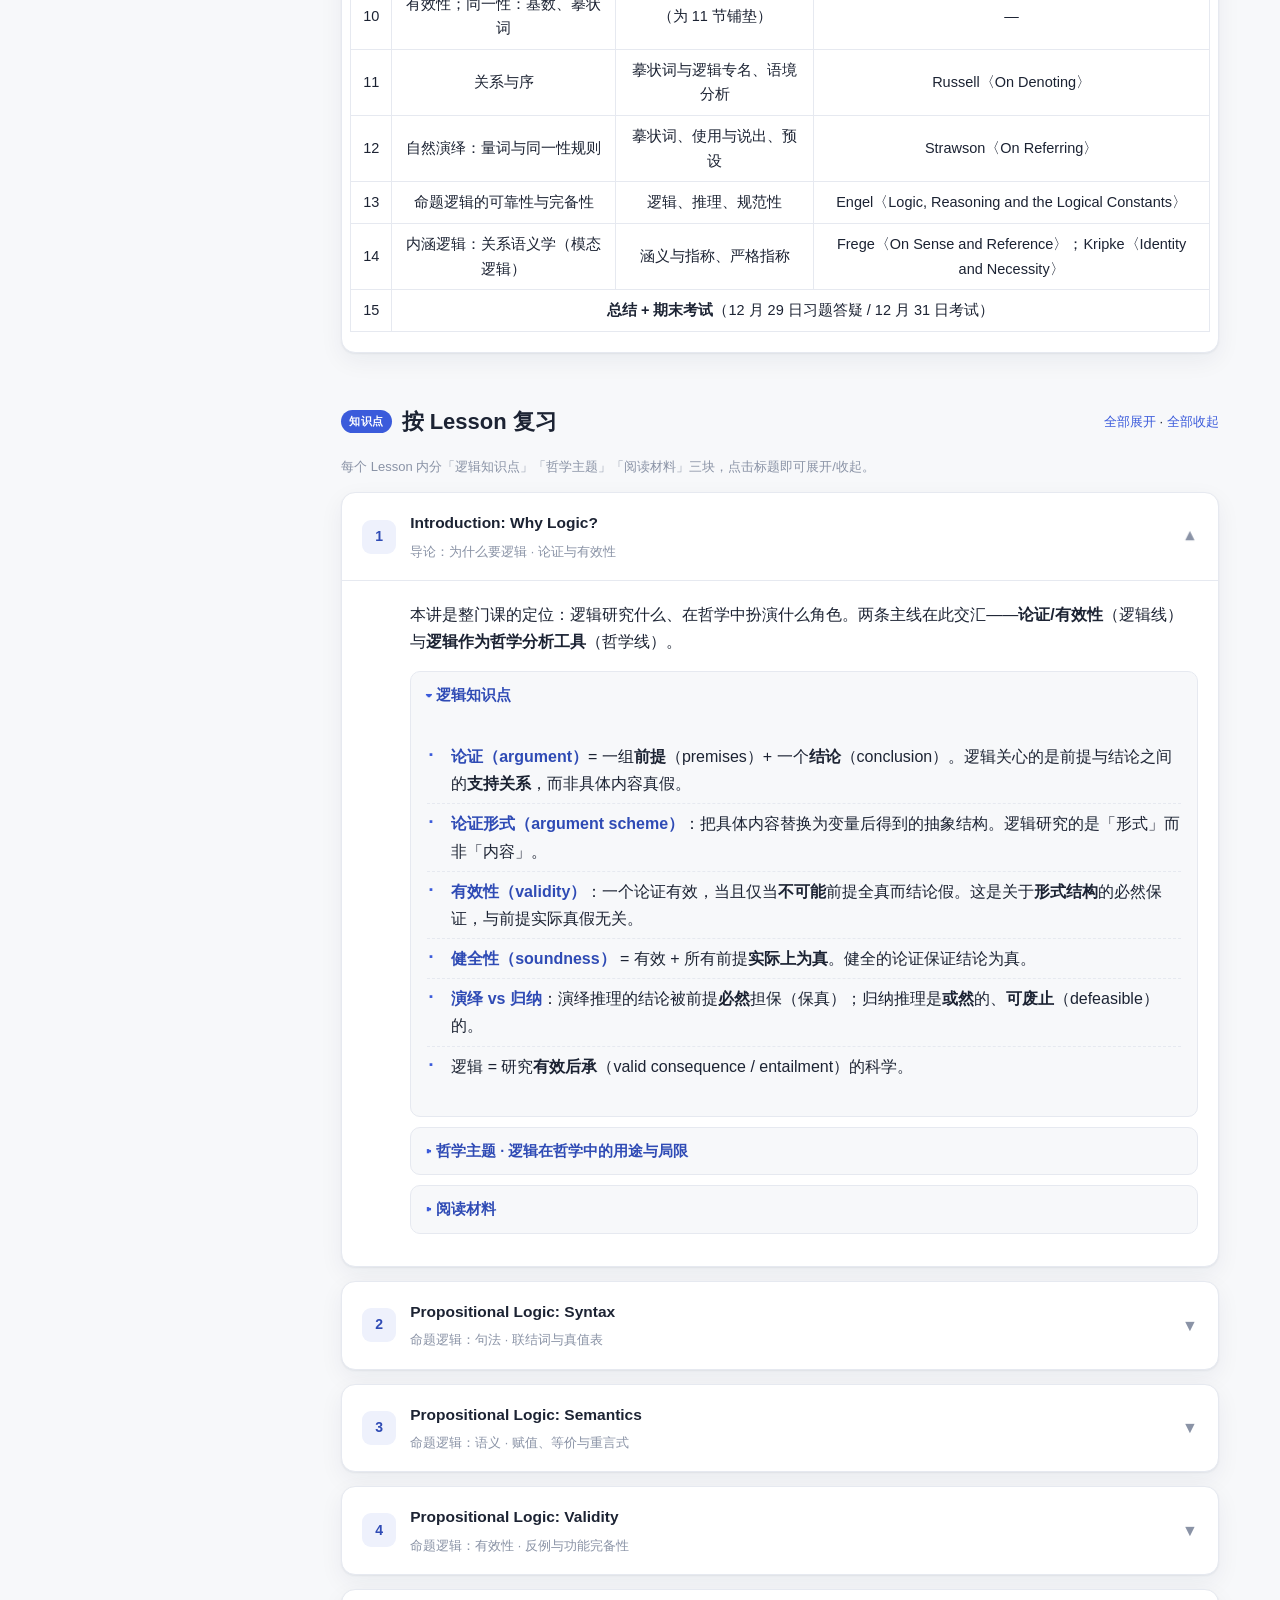
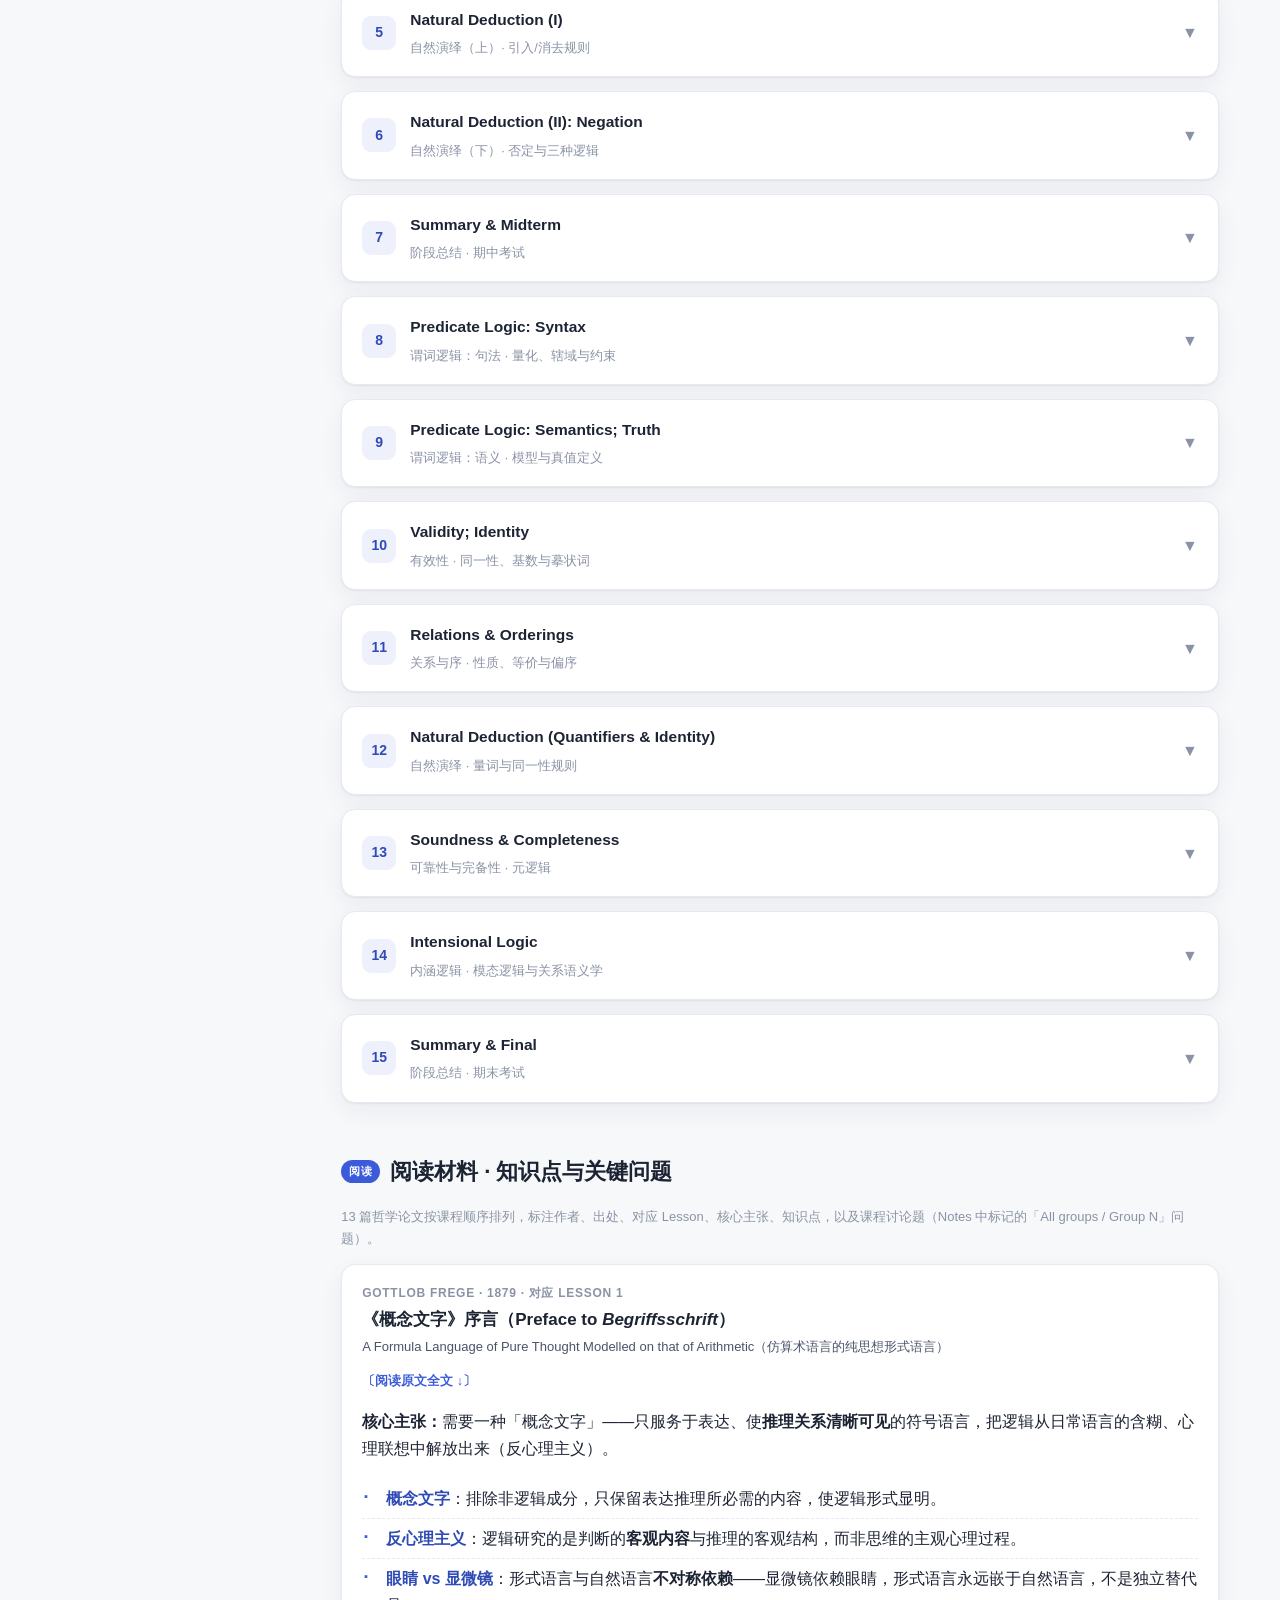
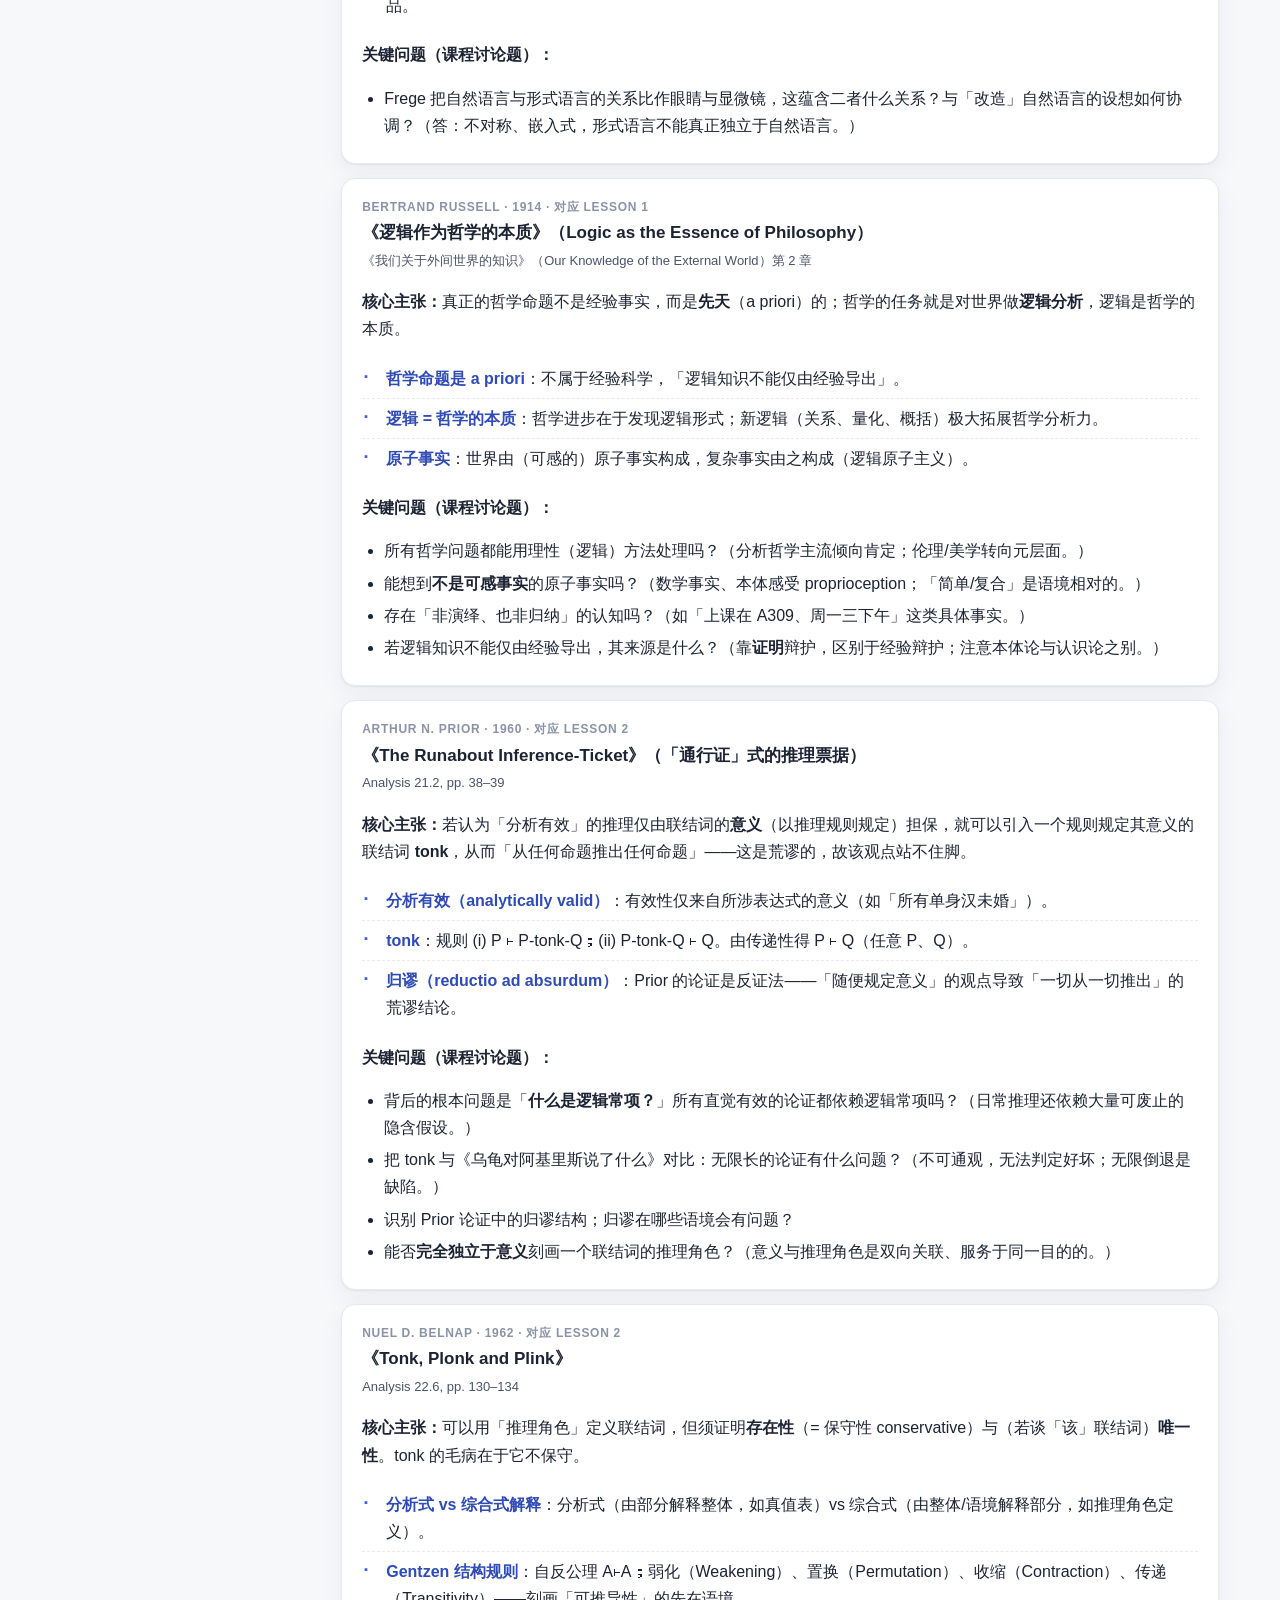
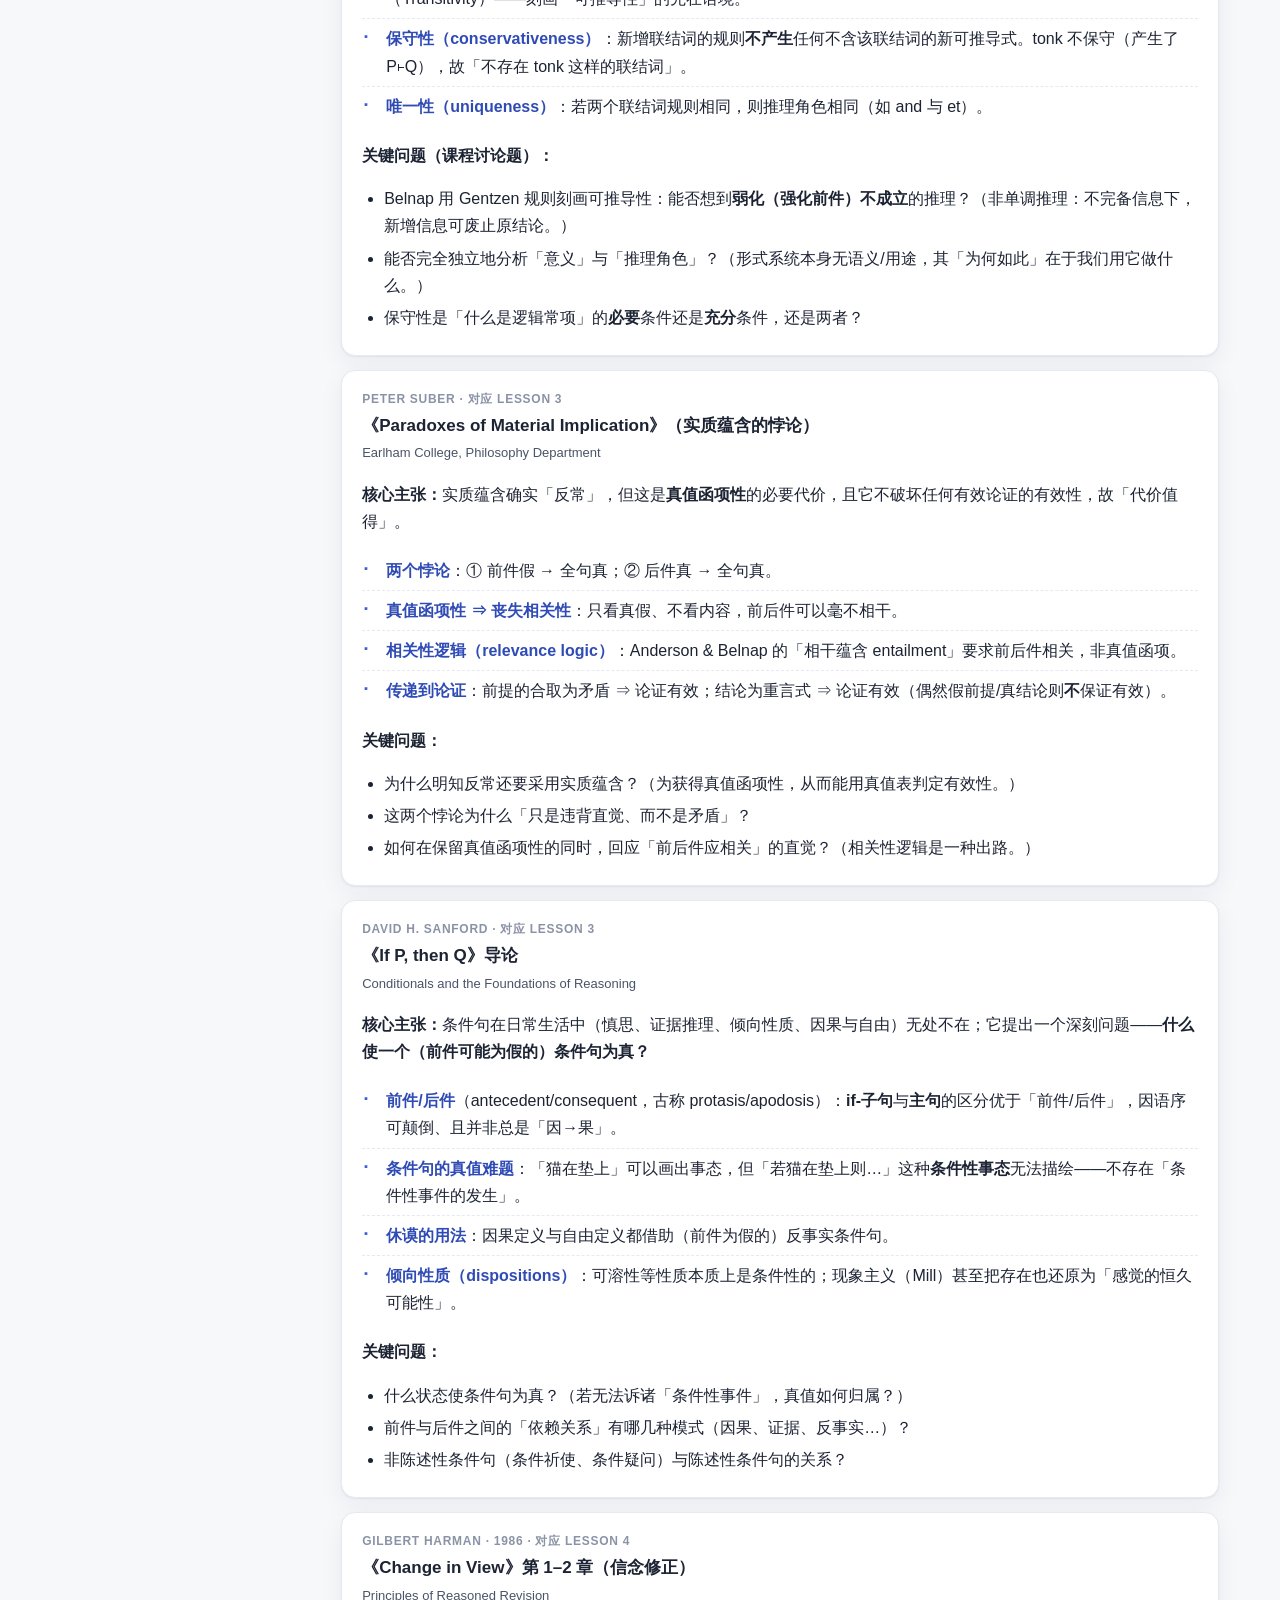
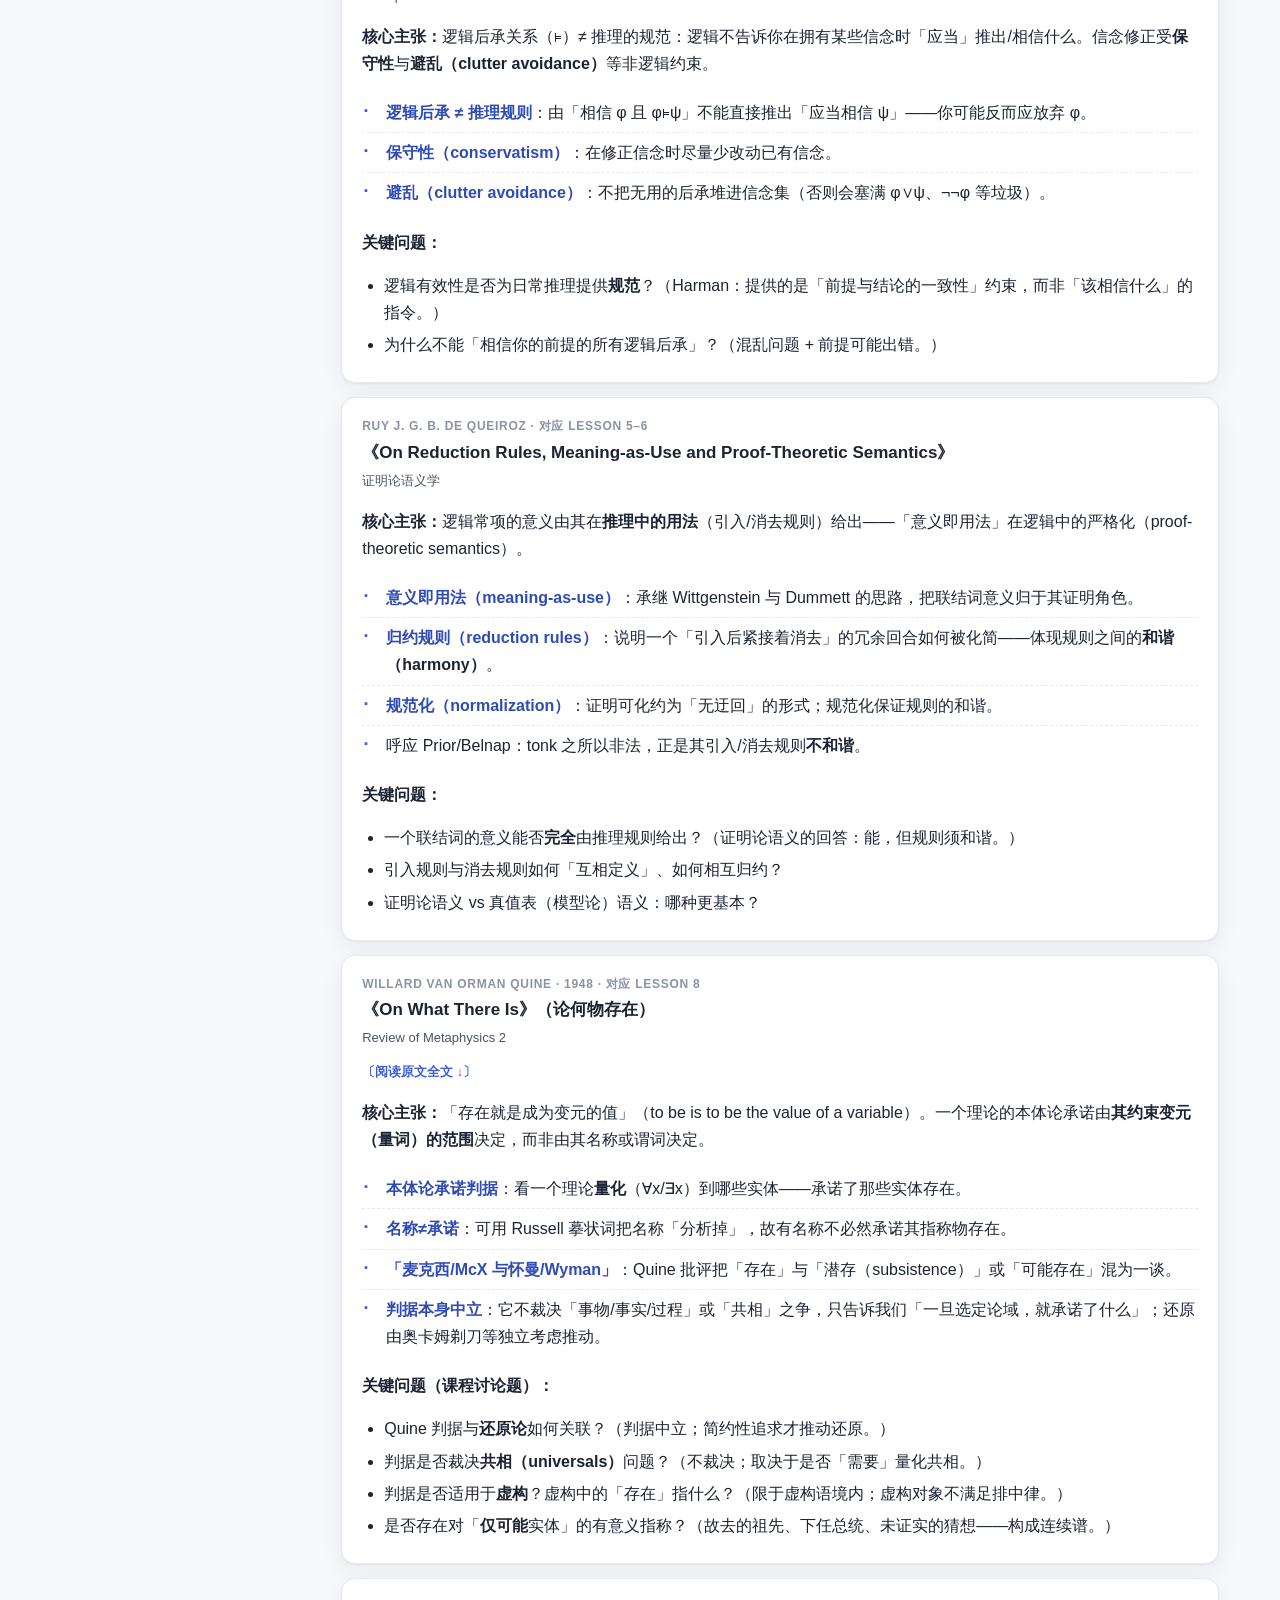
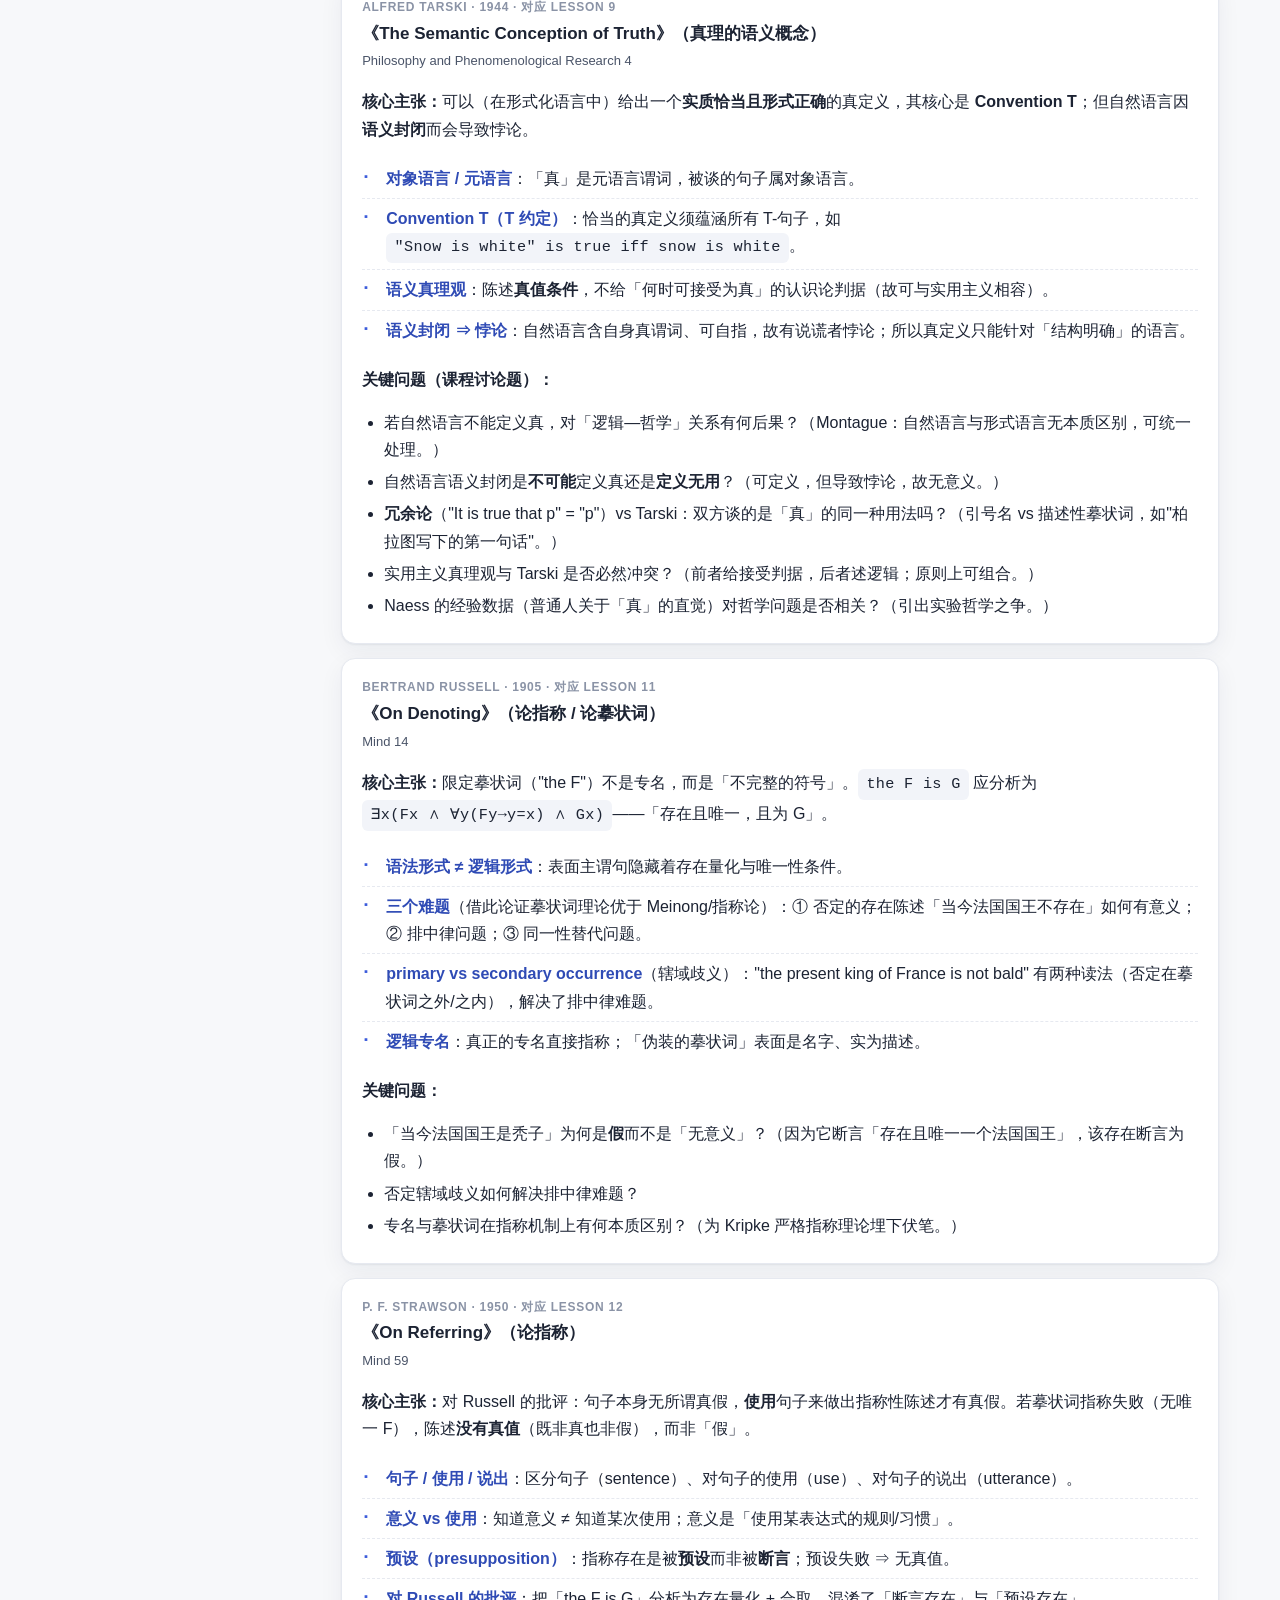
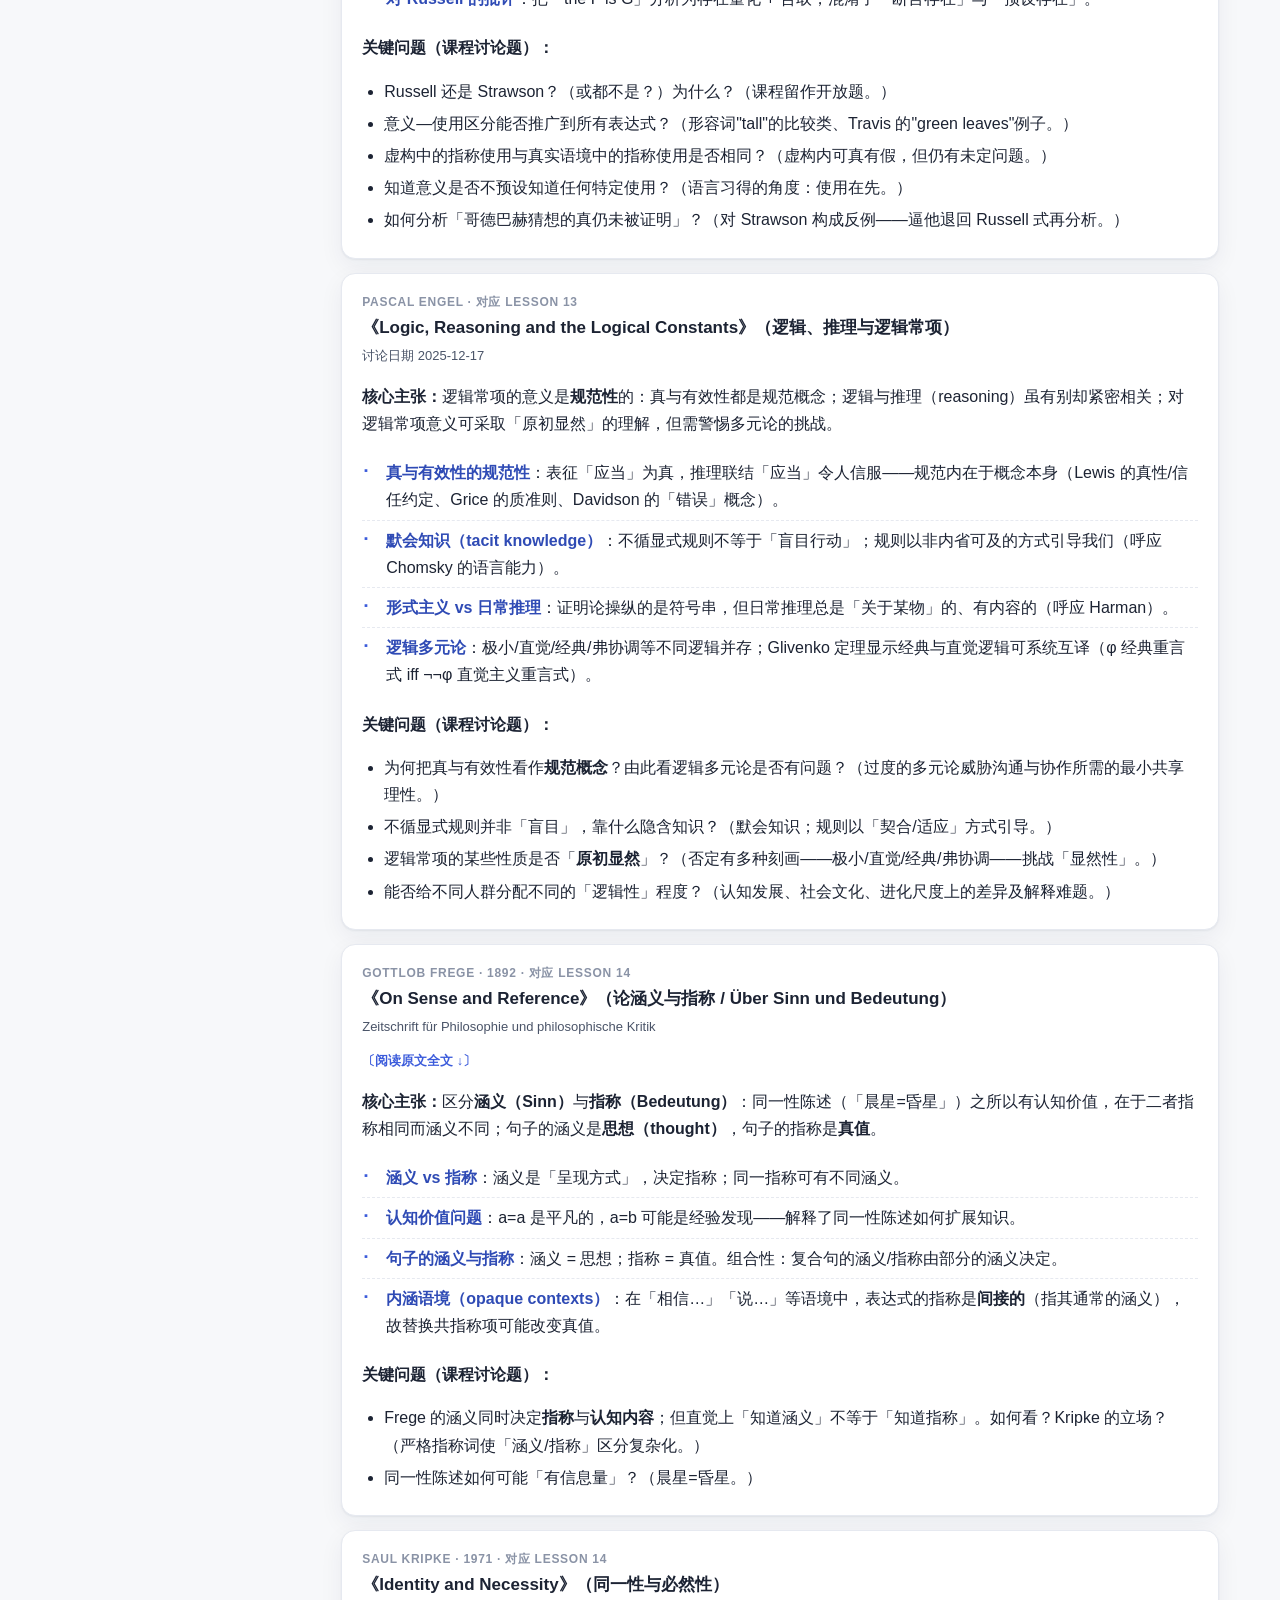
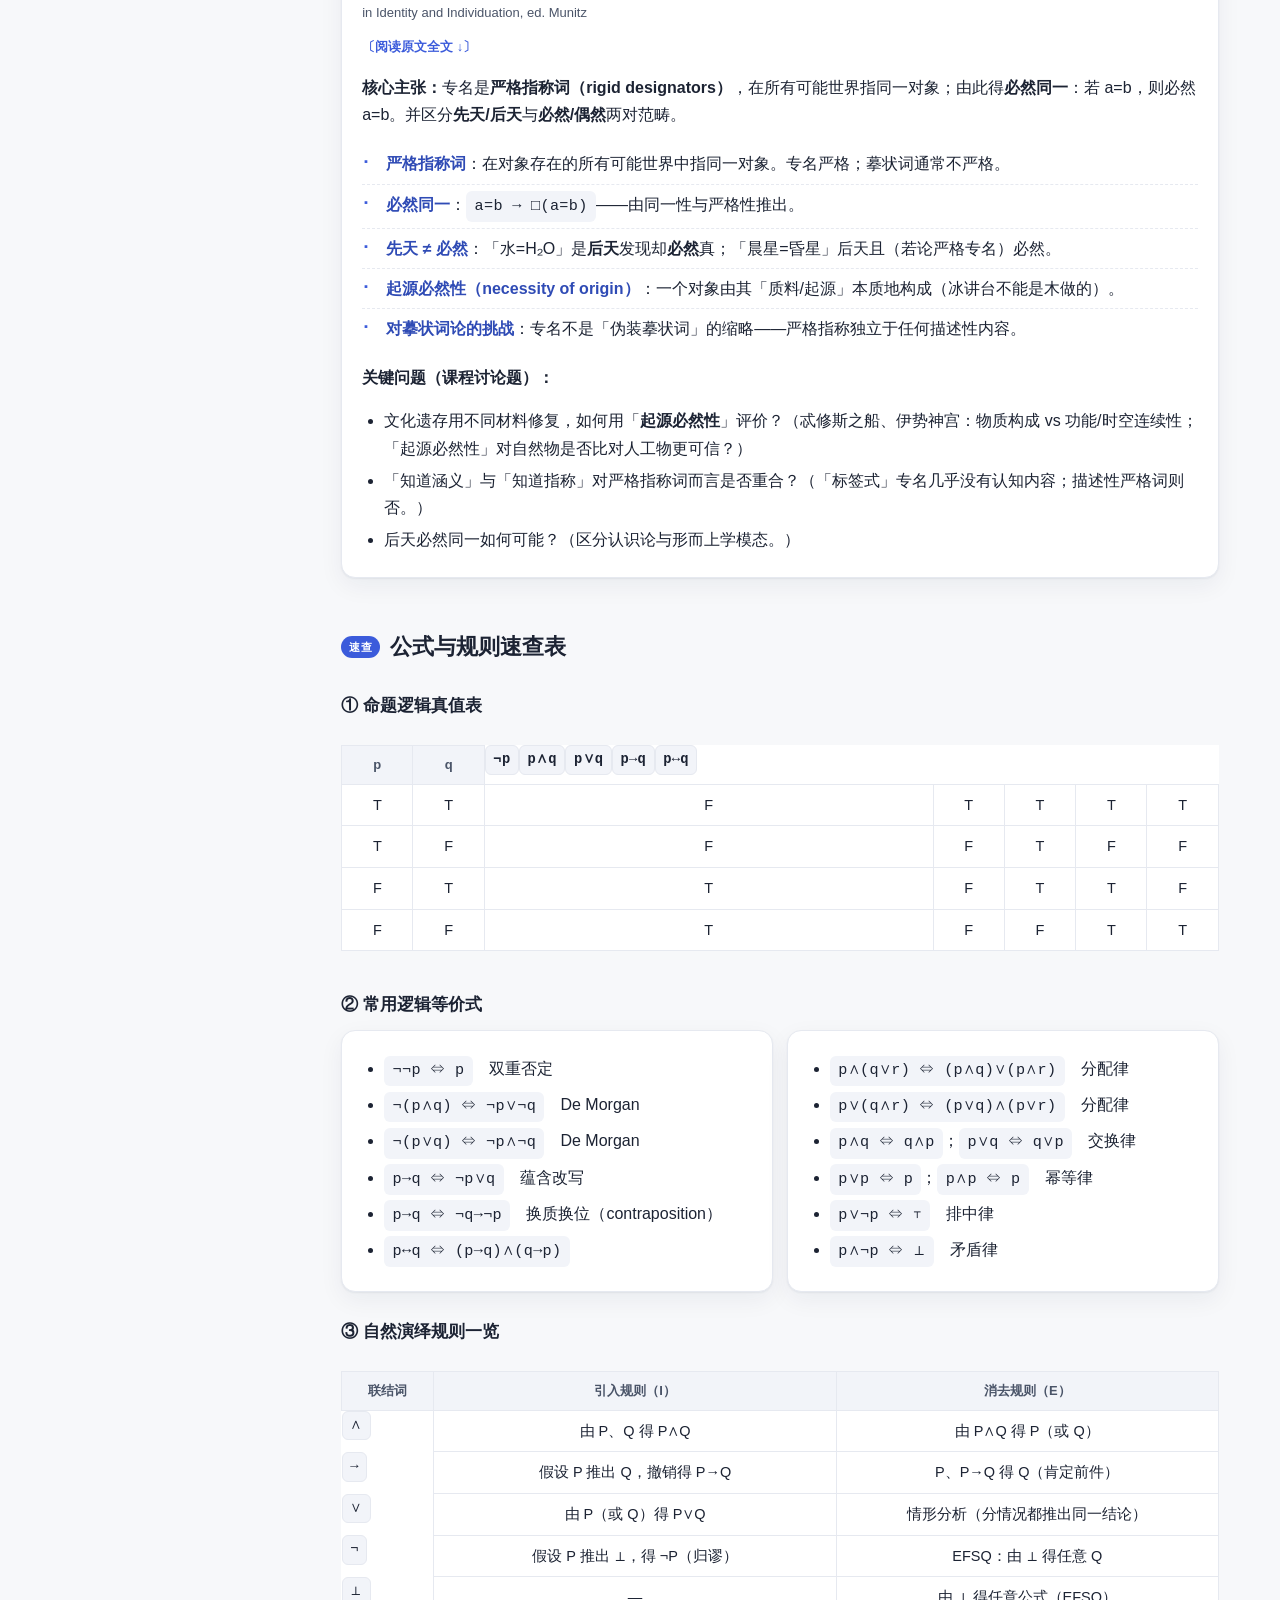
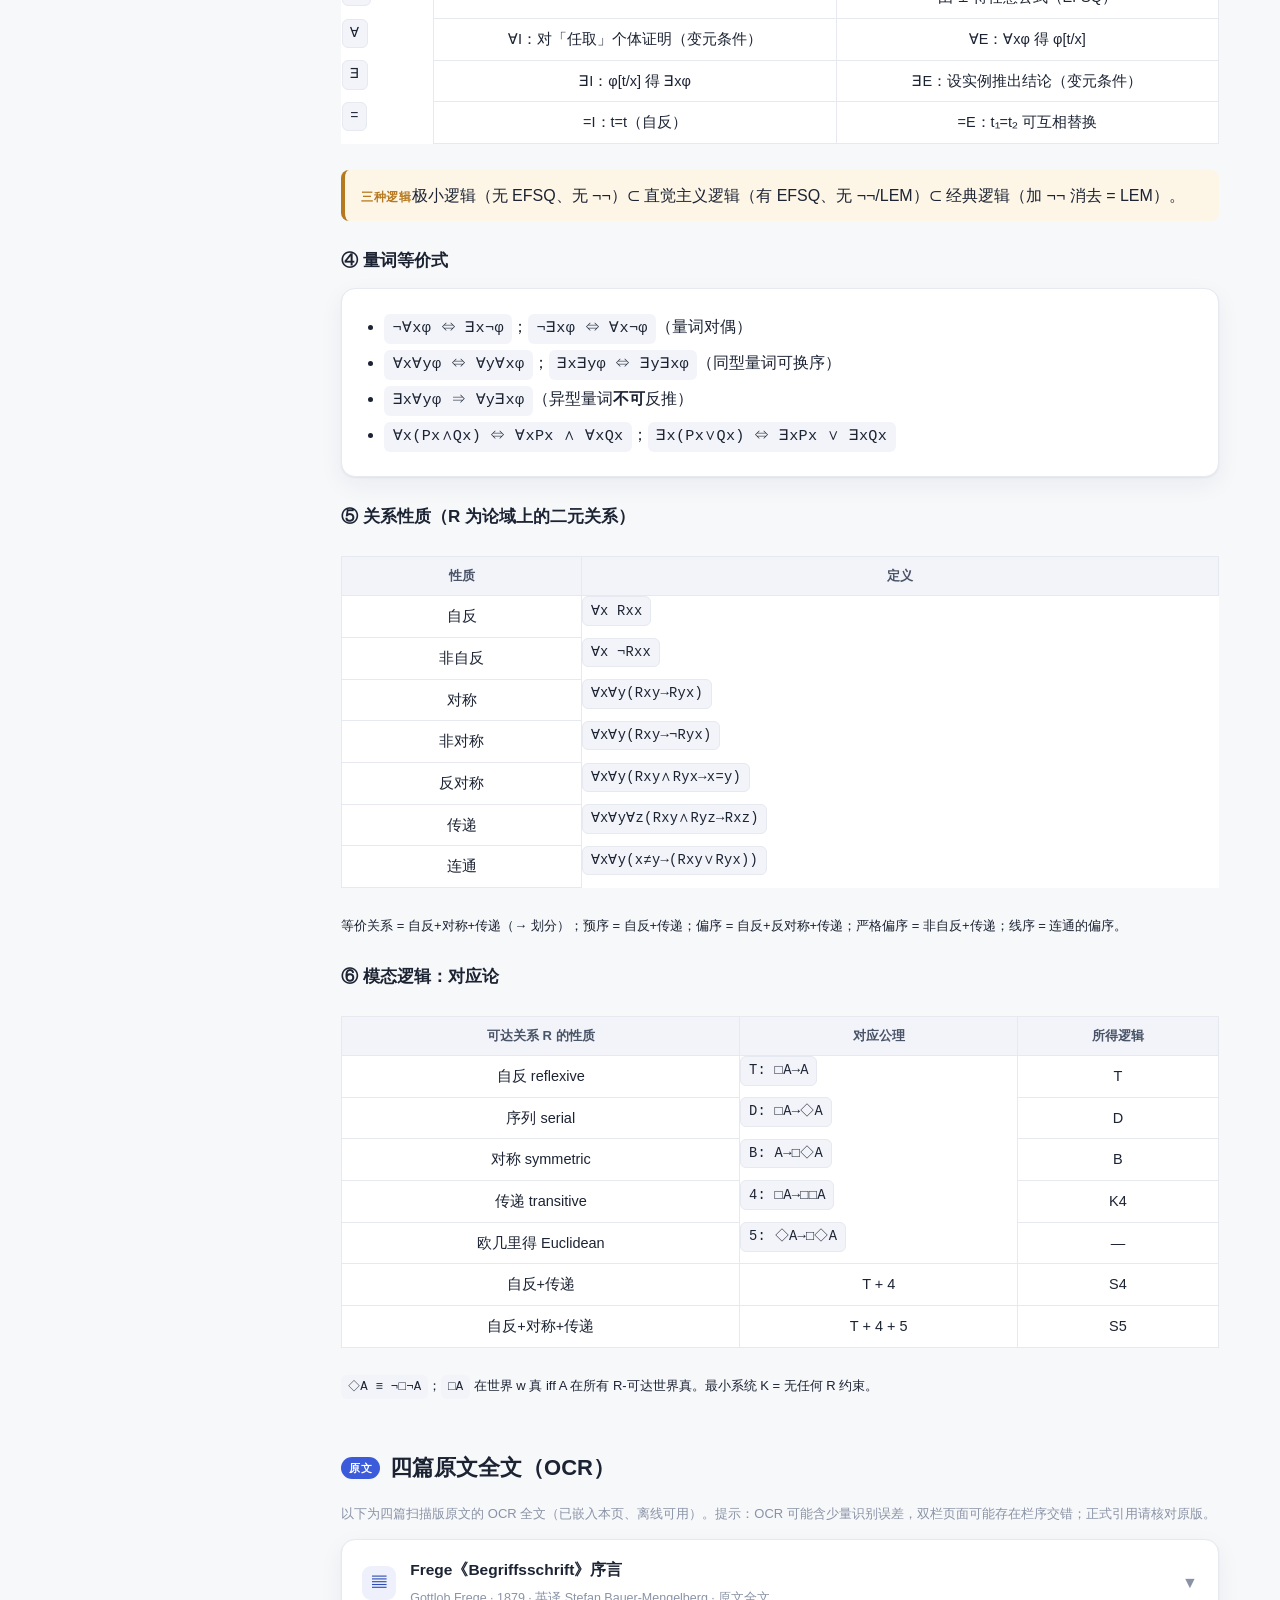
<file: LLP课程复习网页.html>
<!DOCTYPE html>
<html lang="zh-CN">
<head>
<meta charset="UTF-8">
<meta name="viewport" content="width=device-width, initial-scale=1.0">
<title>Logic, Language and Philosophy · 课程复习</title>
<style>
:root{
  --bg:#f7f8fa; --panel:#ffffff; --ink:#1c2333; --ink-soft:#4a5468; --muted:#8a93a6;
  --line:#e6e9f0; --accent:#3b5bdb; --accent-soft:#eef1fc; --accent-ink:#2f4bb5;
  --gold:#b7791f; --gold-soft:#fdf6e7; --green:#1e7d4f; --green-soft:#e9f6ef;
  --red:#c0392b; --red-soft:#fbeeec; --code-bg:#f2f4f9; --shadow:0 1px 2px rgba(20,30,60,.06),0 8px 24px rgba(20,30,60,.06);
  --radius:14px;
}
@media (prefers-color-scheme: dark){
  :root{
    --bg:#0f1219; --panel:#171b26; --ink:#e7ecf5; --ink-soft:#b9c1d2; --muted:#7d8598;
    --line:#252b3a; --accent:#6d8dff; --accent-soft:#1d2740; --accent-ink:#a9bcff;
    --gold:#e3b341; --gold-soft:#2a2413; --green:#57c48b; --green-soft:#12241b;
    --red:#ef7b6d; --red-soft:#2a1714; --code-bg:#1b2029; --shadow:0 1px 2px rgba(0,0,0,.4),0 8px 24px rgba(0,0,0,.4);
  }
}
*{box-sizing:border-box}
html{scroll-behavior:smooth}
body{margin:0;font-family:-apple-system,BlinkMacSystemFont,"Segoe UI","PingFang SC","Microsoft YaHei","Hiragino Sans GB",Roboto,Helvetica,Arial,sans-serif;
  background:var(--bg);color:var(--ink);line-height:1.7;font-size:16px;-webkit-font-smoothing:antialiased}
a{color:var(--accent);text-decoration:none}
a:hover{text-decoration:underline}
code,var{font-family:"SF Mono",ui-monospace,"Cascadia Code",Consolas,Menlo,monospace;background:var(--code-bg);
  padding:.1em .4em;border-radius:6px;font-size:.92em;color:var(--accent-ink)}
.formula{font-family:"SF Mono",ui-monospace,"Cascadia Code",Consolas,Menlo,monospace;background:var(--code-bg);
  display:inline-block;padding:.15em .55em;border-radius:6px;color:var(--ink);font-size:.95em;letter-spacing:.02em}
/* Layout */
.layout{display:grid;grid-template-columns:290px 1fr;min-height:100vh}
/* Sidebar */
.sidebar{background:var(--panel);border-right:1px solid var(--line);position:sticky;top:0;height:100vh;overflow-y:auto;padding:22px 18px 40px}
.sidebar h1{font-size:17px;line-height:1.35;margin:0 0 4px;letter-spacing:-.01em}
.sidebar .sub{font-size:12px;color:var(--muted);margin:0 0 18px}
.sidebar .group{font-size:11px;font-weight:700;text-transform:uppercase;letter-spacing:.08em;color:var(--muted);margin:16px 0 6px}
.sidebar a.nav{display:block;padding:6px 10px;border-radius:8px;color:var(--ink-soft);font-size:13.5px;border-left:2px solid transparent}
.sidebar a.nav:hover{background:var(--accent-soft);color:var(--accent-ink);text-decoration:none}
.sidebar a.nav.active{background:var(--accent-soft);color:var(--accent-ink);border-left-color:var(--accent)}
/* Main */
.main{padding:36px clamp(18px,4vw,56px) 120px;max-width:980px}
.hero{padding:10px 0 8px;border-bottom:1px solid var(--line);margin-bottom:28px}
.hero .kicker{font-size:12.5px;letter-spacing:.12em;text-transform:uppercase;color:var(--accent);font-weight:700}
.hero h2{font-size:30px;margin:6px 0 6px;line-height:1.25;letter-spacing:-.01em}
.hero p{color:var(--ink-soft);margin:0;max-width:72ch}
h2.sec{font-size:22px;margin:44px 0 16px;padding-top:6px;display:flex;align-items:center;gap:10px}
h2.sec .tag{font-size:11px;background:var(--accent);color:#fff;padding:2px 8px;border-radius:20px;letter-spacing:.04em}
h3{font-size:17px;margin:26px 0 10px}
/* Cards */
.card{background:var(--panel);border:1px solid var(--line);border-radius:var(--radius);box-shadow:var(--shadow);padding:18px 20px;margin:12px 0}
.grid{display:grid;gap:14px}
.grid.cols-2{grid-template-columns:1fr 1fr}
.grid.cols-3{grid-template-columns:repeat(3,1fr)}
@media(max-width:760px){.grid.cols-2,.grid.cols-3{grid-template-columns:1fr}}
.metric{background:var(--panel);border:1px solid var(--line);border-radius:12px;padding:14px 16px}
.metric .k{font-size:12px;color:var(--muted)}
.metric .v{font-size:15px;font-weight:600;margin-top:2px}
/* Details / accordion */
details.lesson{background:var(--panel);border:1px solid var(--line);border-radius:var(--radius);margin:14px 0;overflow:hidden;box-shadow:var(--shadow)}
details.lesson>summary{cursor:pointer;list-style:none;padding:16px 20px;display:flex;align-items:center;gap:14px;user-select:none}
details.lesson>summary::-webkit-details-marker{display:none}
details.lesson>summary .no{flex:0 0 auto;width:34px;height:34px;border-radius:9px;background:var(--accent-soft);color:var(--accent-ink);
  display:grid;place-items:center;font-weight:700;font-size:14px}
details.lesson>summary .tt{flex:1 1 auto}
details.lesson>summary .tt .en{font-weight:600;font-size:15.5px}
details.lesson>summary .tt .zh{font-size:12.5px;color:var(--muted);margin-top:1px}
details.lesson>summary .chev{flex:0 0 auto;color:var(--muted);transition:transform .2s}
details.lesson[open]>summary .chev{transform:rotate(180deg)}
details.lesson .body{padding:4px 20px 22px 68px;border-top:1px solid var(--line)}
@media(max-width:640px){details.lesson .body{padding-left:20px}}
details.sub{background:var(--bg);border:1px solid var(--line);border-radius:10px;margin:10px 0}
details.sub>summary{cursor:pointer;list-style:none;padding:11px 14px;font-weight:600;font-size:14.5px;color:var(--accent-ink)}
details.sub>summary::-webkit-details-marker{display:none}
details.sub>summary::before{content:"▸ ";color:var(--accent);transition:transform .15s}
details.sub[open]>summary::before{content:"▾ "}
details.sub .inner{padding:2px 16px 14px}
/* Badges */
.badge{display:inline-block;font-size:11.5px;padding:2px 9px;border-radius:20px;font-weight:600;letter-spacing:.02em;margin-right:6px}
.badge.logic{background:var(--accent-soft);color:var(--accent-ink)}
.badge.phil{background:var(--gold-soft);color:var(--gold)}
.badge.read{background:var(--green-soft);color:var(--green)}
.badge.warn{background:var(--red-soft);color:var(--red)}
/* Key boxes */
.def{background:var(--accent-soft);border-left:4px solid var(--accent);border-radius:8px;padding:12px 16px;margin:12px 0}
.def .label{font-size:12px;font-weight:700;color:var(--accent-ink);letter-spacing:.05em;text-transform:uppercase}
.note{background:var(--gold-soft);border-left:4px solid var(--gold);border-radius:8px;padding:12px 16px;margin:12px 0}
.note .label{font-size:12px;font-weight:700;color:var(--gold);letter-spacing:.05em}
.imp{background:var(--green-soft);border-left:4px solid var(--green);border-radius:8px;padding:12px 16px;margin:12px 0}
/* Tables */
table{width:100%;border-collapse:collapse;margin:14px 0;font-size:14.5px;background:var(--panel)}
th,td{border:1px solid var(--line);padding:8px 12px;text-align:center}
th{background:var(--code-bg);font-weight:600;color:var(--ink-soft);font-size:13px}
td.formula,th.formula{font-family:ui-monospace,Consolas,Menlo,monospace}
.tblwrap{overflow-x:auto}
/* lists */
ul.tight{margin:6px 0;padding-left:22px}
ul.tight li{margin:5px 0}
ul.kp{padding-left:0;list-style:none}
ul.kp>li{position:relative;padding:6px 0 6px 24px;border-bottom:1px dashed var(--line)}
ul.kp>li:last-child{border-bottom:none}
ul.kp>li::before{content:"▪";position:absolute;left:2px;top:8px;color:var(--accent);font-size:11px}
.kw{font-weight:600;color:var(--accent-ink)}
/* search */
.searchbar{position:sticky;top:0;background:var(--panel);padding:10px 0;margin-bottom:6px;z-index:5}
.searchbar input{width:100%;padding:10px 14px;border:1px solid var(--line);border-radius:10px;background:var(--bg);color:var(--ink);font-size:14px;outline:none}
.searchbar input:focus{border-color:var(--accent);box-shadow:0 0 0 3px var(--accent-soft)}
.hide{display:none!important}
.top-btn{position:fixed;right:22px;bottom:22px;width:44px;height:44px;border-radius:50%;border:none;background:var(--accent);color:#fff;font-size:20px;cursor:pointer;box-shadow:var(--shadow);opacity:.85}
.top-btn:hover{opacity:1}
.reading{background:var(--panel);border:1px solid var(--line);border-radius:var(--radius);padding:18px 20px;margin:14px 0;box-shadow:var(--shadow)}
.reading .who{font-size:12px;color:var(--muted);text-transform:uppercase;letter-spacing:.06em;font-weight:700}
.reading .title{font-size:17px;font-weight:700;margin:2px 0 2px}
.reading .meta{font-size:13px;color:var(--ink-soft)}
.tagline{font-size:13px;color:var(--muted)}
hr.soft{border:none;border-top:1px solid var(--line);margin:26px 0}
.muted{color:var(--muted)}
.small{font-size:13px}
.pill{display:inline-block;background:var(--code-bg);border:1px solid var(--line);color:var(--ink-soft);border-radius:20px;padding:1px 10px;font-size:12.5px;margin:2px 4px 2px 0}
.toc2{columns:2;gap:24px;font-size:13.5px}
@media(max-width:640px){.toc2{columns:1}}

.lesson.fulltext .body{padding:6px 20px 22px 24px}
.ocrbody{white-space:pre-wrap;font-family:ui-monospace,Consolas,Menlo,monospace;font-size:13px;line-height:1.65;color:var(--ink-soft);background:var(--code-bg);border:1px solid var(--line);border-radius:8px;padding:14px 16px;margin:6px 0 18px;max-height:560px;overflow-y:auto}
.pg .pgno{font-size:11.5px;font-weight:700;color:var(--muted);letter-spacing:.06em}
.ocrlink{font-size:12.5px;font-weight:600}
</style>
</head>
<body>
<div class="layout">
<aside class="sidebar">
  <h1>Logic, Language<br>and Philosophy</h1>
  <p class="sub">语言、逻辑与哲学 · 课程复习网页<br>2025 秋季 · Stokhof 教授</p>
  <div class="searchbar"><input id="search" type="search" placeholder="🔍 搜索知识点 / 哲学家…"></div>
  <div class="group">总览</div>
  <a class="nav" href="#overview">课程信息与考核</a>
  <a class="nav" href="#syllabus">完整课表（15 节）</a>
  <div class="group">按 Lesson 复习</div>
  <a class="nav" href="#lesson-1">1 · 导论：为什么要逻辑</a>
  <a class="nav" href="#lesson-2">2 · 命题逻辑：句法</a>
  <a class="nav" href="#lesson-3">3 · 命题逻辑：语义</a>
  <a class="nav" href="#lesson-4">4 · 命题逻辑：有效性</a>
  <a class="nav" href="#lesson-5">5 · 自然演绎 (I)</a>
  <a class="nav" href="#lesson-6">6 · 自然演绎 (II)：否定</a>
  <a class="nav" href="#lesson-7">7 · 期中复习与考试</a>
  <a class="nav" href="#lesson-8">8 · 谓词逻辑：句法</a>
  <a class="nav" href="#lesson-9">9 · 谓词逻辑：语义与真</a>
  <a class="nav" href="#lesson-10">10 · 有效性；同一性</a>
  <a class="nav" href="#lesson-11">11 · 关系与序</a>
  <a class="nav" href="#lesson-12">12 · 自然演绎（量词/同一性）</a>
  <a class="nav" href="#lesson-13">13 · 可靠性与完备性</a>
  <a class="nav" href="#lesson-14">14 · 内涵逻辑</a>
  <a class="nav" href="#lesson-15">15 · 期末复习与考试</a>
  <div class="group">阅读材料专题</div>
  <a class="nav" href="#readings">按作者 · 知识点与关键问题</a>
  <div class="group">速查表</div>
  <a class="nav" href="#fulltext">四篇原文全文（OCR）</a>
  <a class="nav" href="#reference">真值表 / 规则 / 等价式</a>
</aside>

<main class="main">
  <div class="hero">
    <div class="kicker">Course Study &amp; Review Guide</div>
    <h2>Logic, Language and Philosophy<br><span class="muted" style="font-size:.7em">逻辑、语言与哲学 · 自包含复习手册</span></h2>
    <p>本网页将教材《Logic, Language and Philosophy: An Introduction to Standard Logic》（Liu &amp; Stokhof, CSLI, 2024）的逻辑主线，与 13 篇哲学经典论文的阅读主线，按 15 个 Lesson 提炼为知识点与关键问题。单文件、离线可用，可在任何设备上打开复习。</p>
  </div>

  <!-- ============ OVERVIEW ============ -->
  <h2 class="sec" id="overview"><span class="tag">总览</span>课程信息与考核</h2>
  <div class="grid cols-2">
    <div class="card">
      <h3 style="margin-top:0">基本信息</h3>
      <ul class="tight">
        <li><span class="kw">课程：</span>Logic, Language and Philosophy（LLP）</li>
        <li><span class="kw">授课：</span>Martin Stokhof（阿姆斯特丹大学 ILLC / 清华哲学系）</li>
        <li><span class="kw">助教：</span>Wei Xintao</li>
        <li><span class="kw">学期：</span>2025 秋季 · 15 周 · 全英文授课</li>
        <li><span class="kw">形式：</span>每节两次课（每次 95 分钟），逻辑课 + 哲学讨论课交替</li>
      </ul>
    </div>
    <div class="card">
      <h3 style="margin-top:0">考核方式</h3>
      <div class="grid cols-2" style="gap:10px">
        <div class="metric"><div class="k">期中考试</div><div class="v">30 分</div></div>
        <div class="metric"><div class="k">期末考试</div><div class="v">30 分</div></div>
        <div class="metric"><div class="k">课后作业（逻辑题）</div><div class="v">30 分</div></div>
        <div class="metric"><div class="k">课堂展示（哲学论文）</div><div class="v">10 分</div></div>
      </div>
    </div>
  </div>
  <div class="card">
    <h3 style="margin-top:0">两条主线</h3>
    <p style="margin:4px 0"><span class="badge logic">逻辑主线</span>命题逻辑（句法 → 语义 → 有效性 → 自然演绎）→ 谓词逻辑（句法 → 语义/真 → 有效性与同一性 → 关系与序 → 自然演绎）→ 元逻辑（可靠性与完备性）→ 内涵逻辑（模态逻辑）。</p>
    <p style="margin:4px 0"><span class="badge phil">哲学主线</span>每个逻辑概念对应一个哲学主题：逻辑在哲学中的作用与限度、逻辑常项的本质、实质蕴涵悖论、形式后承与非形式后承、演绎与意义、本体论承诺、真理概念、摹状词与指称、逻辑的规范性、涵义与指称。</p>
  </div>

  <!-- ============ SYLLABUS ============ -->
  <h2 class="sec" id="syllabus"><span class="tag">课表</span>15 个 Section 一览</h2>
  <div class="tblwrap card" style="padding:6px 8px">
  <table>
    <thead><tr><th>#</th><th>主题（逻辑）</th><th>哲学主题</th><th>阅读材料</th></tr></thead>
    <tbody>
      <tr><td>1</td><td>导论：论证、论证形式、有效性</td><td>逻辑在哲学中的用途与局限</td><td>Frege〈概念文字〉序；Russell〈逻辑作为哲学的本质〉</td></tr>
      <tr><td>2</td><td>命题逻辑句法：联结词、真值表、翻译</td><td>真值函项 vs 非真值函项联结词</td><td>Prior〈The Runabout Inference-Ticket〉；Belnap〈Tonk, Plonk and Plink〉</td></tr>
      <tr><td>3</td><td>命题逻辑语义：赋值、等价、重言式</td><td>实质蕴涵悖论</td><td>Suber〈Paradoxes of Material Implication〉；Sanford《If P then Q》导论</td></tr>
      <tr><td>4</td><td>有效性、反例、功能完备性</td><td>逻辑与自然语言：形式/非形式后承</td><td>Harman《Change in View》第 1–2 章</td></tr>
      <tr><td>5</td><td>自然演绎：引入/消去规则（∧、→、∨）</td><td>演绎与意义</td><td>de Queiroz〈On Reduction Rules…〉(上)</td></tr>
      <tr><td>6</td><td>自然演绎：否定</td><td>演绎与意义（续）</td><td>de Queiroz〈On Reduction Rules…〉(下)</td></tr>
      <tr><td>7</td><td colspan="3"><b>总结 + 期中考试</b>（11 月 3 日习题答疑 / 11 月 5 日考试）</td></tr>
      <tr><td>8</td><td>谓词逻辑句法：量化、辖域与约束</td><td>本体论：量化与存在</td><td>Quine〈On What There Is〉</td></tr>
      <tr><td>9</td><td>谓词逻辑语义：替换法 / 赋值法</td><td>真理的本质、对象/元语言、悖论</td><td>Tarski〈The Semantic Conception of Truth〉</td></tr>
      <tr><td>10</td><td>有效性；同一性：基数、摹状词</td><td>（为 11 节铺垫）</td><td>—</td></tr>
      <tr><td>11</td><td>关系与序</td><td>摹状词与逻辑专名、语境分析</td><td>Russell〈On Denoting〉</td></tr>
      <tr><td>12</td><td>自然演绎：量词与同一性规则</td><td>摹状词、使用与说出、预设</td><td>Strawson〈On Referring〉</td></tr>
      <tr><td>13</td><td>命题逻辑的可靠性与完备性</td><td>逻辑、推理、规范性</td><td>Engel〈Logic, Reasoning and the Logical Constants〉</td></tr>
      <tr><td>14</td><td>内涵逻辑：关系语义学（模态逻辑）</td><td>涵义与指称、严格指称</td><td>Frege〈On Sense and Reference〉；Kripke〈Identity and Necessity〉</td></tr>
      <tr><td>15</td><td colspan="3"><b>总结 + 期末考试</b>（12 月 29 日习题答疑 / 12 月 31 日考试）</td></tr>
    </tbody>
  </table>
  </div>

  <!-- ============ LESSONS ============ -->
  <h2 class="sec" id="lessons"><span class="tag">知识点</span>按 Lesson 复习
    <span style="margin-left:auto;font-size:13px;font-weight:500">
      <a href="#" onclick="expandAll(true);return false">全部展开</a> · <a href="#" onclick="expandAll(false);return false">全部收起</a>
    </span>
  </h2>
  <p class="tagline">每个 Lesson 内分「逻辑知识点」「哲学主题」「阅读材料」三块，点击标题即可展开/收起。</p>

  <details class="lesson" id="lesson-1" open>
    <summary>
      <span class="no">1</span>
      <span class="tt"><span class="en">Introduction: Why Logic?</span><br><span class="zh">导论：为什么要逻辑 · 论证与有效性</span></span>
      <span class="chev">▼</span>
    </summary>
    <div class="body">
      <p>本讲是整门课的定位：逻辑研究什么、在哲学中扮演什么角色。两条主线在此交汇——<b>论证/有效性</b>（逻辑线）与<b>逻辑作为哲学分析工具</b>（哲学线）。</p>
      <details class="sub" open>
        <summary>逻辑知识点</summary>
        <div class="inner">
          <ul class="kp">
            <li><span class="kw">论证（argument）</span>= 一组<b>前提</b>（premises）+ 一个<b>结论</b>（conclusion）。逻辑关心的是前提与结论之间的<b>支持关系</b>，而非具体内容真假。</li>
            <li><span class="kw">论证形式（argument scheme）</span>：把具体内容替换为变量后得到的抽象结构。逻辑研究的是「形式」而非「内容」。</li>
            <li><span class="kw">有效性（validity）</span>：一个论证有效，当且仅当<b>不可能</b>前提全真而结论假。这是关于<b>形式结构</b>的必然保证，与前提实际真假无关。</li>
            <li><span class="kw">健全性（soundness）</span> = 有效 + 所有前提<b>实际上为真</b>。健全的论证保证结论为真。</li>
            <li><span class="kw">演绎 vs 归纳</span>：演绎推理的结论被前提<b>必然</b>担保（保真）；归纳推理是<b>或然</b>的、<b>可废止</b>（defeasible）的。</li>
            <li>逻辑 = 研究<b>有效后承</b>（valid consequence / entailment）的科学。</li>
          </ul>
        </div>
      </details>
      <details class="sub">
        <summary>哲学主题 · 逻辑在哲学中的用途与局限</summary>
        <div class="inner">
          <ul class="kp">
            <li><span class="kw">Russell「逻辑是哲学的本质」</span>：真正的哲学命题是<b>先天</b>（a priori）的，不能仅由经验推出；哲学的任务即<b>逻辑分析</b>。新逻辑（关系、概括）极大扩展了哲学的领地。</li>
            <li><span class="kw">Frege「概念文字」序</span>：概念文字（Begriffsschrift）是「纯思想的<b>形式语言</b>」，仿照算术语言，让<b>推理关系清晰可见</b>；反心理主义（逻辑不研究思维的心理过程）。</li>
            <li><span class="kw">眼睛 vs 显微镜</span>（Frege 的比喻）：形式语言与自然语言的关系是<b>不对称依赖</b>——使用显微镜离不开眼睛，使用形式语言也永远嵌在自然语言之中，不能作为独立的替代品。</li>
            <li><span class="kw">逻辑原子主义</span>：存在「原子事实」（如可感事实），复杂事实由其构成；但数学事实、本体感受（proprioception）等质疑「原子=可感」的假定。</li>
            <li><span class="kw">分析哲学的取向</span>：主张哲学问题应由<b>理性分析/论证</b>处理，伦理、美学也转向<b>元层面</b>（不再问「如何生活」，而问「如何思考/论证价值问题」）。</li>
          </ul>
        </div>
      </details>
      <details class="sub">
        <summary>阅读材料</summary>
        <div class="inner">
          <p>· Frege《Begriffsschrift》序言　· Russell《Logic as the Essence of Philosophy》（《我们关于外间世界的知识》第 2 章）　<a href="#readings">→ 阅读专题</a></p>
        </div>
      </details>
    </div>
  </details>

  <details class="lesson" id="lesson-2">
    <summary>
      <span class="no">2</span>
      <span class="tt"><span class="en">Propositional Logic: Syntax</span><br><span class="zh">命题逻辑：句法 · 联结词与真值表</span></span>
      <span class="chev">▼</span>
    </summary>
    <div class="body">
      <p>正式进入命题逻辑。先规定「合法的语言」——句法（syntax），再研究如何从自然语言翻译过来。</p>
      <details class="sub" open>
        <summary>逻辑知识点</summary>
        <div class="inner">
          <ul class="kp">
            <li><span class="kw">词汇表（vocabulary）</span>：命题字母 p, q, r, …（表示基本/原子命题）；联结词 <span class="formula">¬ ∧ ∨ → ↔</span>；括号 ( )。</li>
            <li><span class="kw">构造规则（归纳定义）</span>：① 命题字母是公式；② 若 φ 是公式则 ¬φ 是；③ 若 φ、ψ 是公式，则 (φ∧ψ)、(φ∨ψ)、(φ→ψ)、(φ↔ψ) 是；④ 别无其他。</li>
            <li><span class="kw">构造树（construction tree）</span>：每个公式有唯一的构造过程；由此得到<b>唯一可读性</b>（unique readability）——每个公式只有一种读法。</li>
            <li><span class="kw">主联结词 / 辖域（scope）</span>：构造树最顶端的联结词是<b>主联结词</b>；辖域即一个联结词「管辖」的子公式范围。</li>
            <li><span class="kw">翻译</span>：把自然语言条件句译成符号——"if P then Q" = P→Q；"P only if Q" = P→Q；"P if and only if Q" = P↔Q；"unless" ≈ ¬P→Q 或 P∨Q；"neither…nor" = ¬(P∨Q)。</li>
            <li><span class="kw">真值函项联结词（truth-functional）</span>：复合句的真值<b>完全由</b>成分句的真值决定（只关心真假，不关心内容）。5 个基本联结词都是真值函项的。</li>
          </ul>
          <div class="def"><span class="label">定义 · 真值函项性</span><br>一个联结词是<b>真值函项</b>的，当且仅当由其连接的各成分的真值即可<b>唯一决定</b>复合句的真值——与成分句的<b>内容/意义</b>无关。</div>
        </div>
      </details>
      <details class="sub">
        <summary>哲学主题 · 真值函项 vs 非真值函项联结词</summary>
        <div class="inner">
          <ul class="kp">
            <li><span class="kw">非真值函项的例子</span>：<span class="formula">and then</span>（含时间顺序）、<span class="formula">because</span>（因果）、<span class="formula">necessarily</span>（必然）、<span class="formula">believes that</span>（命题态度）——真值不能仅由成分真值决定。</li>
            <li><span class="kw">核心问题：什么是逻辑常项（logical constant）？</span> 能否仅用「可推导性」（推理中的角色）来定义一个联结词的意义？Prior 用 <b>tonk</b> 给出反例，Belnap 用<b>保守性</b>给出约束——详见阅读专题。</li>
          </ul>
        </div>
      </details>
      <details class="sub">
        <summary>阅读材料</summary>
        <div class="inner"><p>· Prior《The Runabout Inference-Ticket》　· Belnap《Tonk, Plonk and Plink》　<a href="#readings">→ 阅读专题</a></p></div>
      </details>
    </div>
  </details>

  <details class="lesson" id="lesson-3">
    <summary>
      <span class="no">3</span>
      <span class="tt"><span class="en">Propositional Logic: Semantics</span><br><span class="zh">命题逻辑：语义 · 赋值、等价与重言式</span></span>
      <span class="chev">▼</span>
    </summary>
    <div class="body">
      <p>给句法配上「意义」：用真值表解释每个公式何时为真。引入重言式、矛盾式、逻辑等价等核心概念。</p>
      <details class="sub" open>
        <summary>逻辑知识点</summary>
        <div class="inner">
          <ul class="kp">
            <li><span class="kw">赋值（valuation）V</span>：给每个命题字母指派真值 T / F；再按<b>组合性（compositionality）</b>递归扩展到所有公式。</li>
            <li><span class="kw">真值表（truth table）</span>：穷举命题字母的所有真假组合，逐行计算复合公式真值。</li>
            <li><span class="kw">三类公式</span>：<b>重言式</b>（tautology，⊤，所有赋值下为真）；<b>矛盾式</b>（contradiction，⊥，所有赋值下为假）；<b>偶真式</b>（contingency，有时真有时假）。</li>
            <li><span class="kw">逻辑等价（logical equivalence）⇔</span>：φ 与 ψ 等价，当且仅当它们在<b>每一个</b>赋值下同真值。</li>
            <li><span class="kw">替换定理（substitution theorem）</span>：若 φ ⇔ ψ，则在任意公式中把 φ 换成 ψ，所得公式与原公式等价。</li>
          </ul>
          <div class="note"><span class="label">要点 · 实质蕴含的真值表</span><br><span class="formula">p→q</span> 仅在 <span class="formula">p=T, q=F</span> 时为假，其余三行均为真。由此产生两个「悖论」：① 前件假 → 全句真；② 后件真 → 全句真。</div>
        </div>
      </details>
      <details class="sub">
        <summary>哲学主题 · 实质蕴含悖论</summary>
        <div class="inner">
          <ul class="kp">
            <li><span class="kw">两个悖论</span>（Suber）：(1) 前件为假时条件句总真——「如果月亮是绿奶酪做的，那么外星球有生命」；(2) 后件为真时条件句总真——「如果外星球有生命，那么地球有生命」。</li>
            <li><span class="kw">真值函项性的代价 = 丧失相关性（relevancy）</span>：要真值函项，就不能要求前后件内容相关。</li>
            <li><span class="kw">相关性逻辑（relevance logic）</span>：Anderson &amp; Belnap 用 <b>entailment</b>（相干蕴含）替代实质蕴含，非真值函项。</li>
            <li><span class="kw">辩护</span>：实质蕴含虽反常，但<b>不破坏任何有效论证的有效性</b>——那些没翻译出的自然语言细微差别不影响（标准逻辑中的）有效性，故「代价值得」。</li>
          </ul>
        </div>
      </details>
      <details class="sub">
        <summary>阅读材料</summary>
        <div class="inner"><p>· Suber《Paradoxes of Material Implication》　· Sanford《If P, then Q》导论　<a href="#readings">→ 阅读专题</a></p></div>
      </details>
    </div>
  </details>

  <details class="lesson" id="lesson-4">
    <summary>
      <span class="no">4</span>
      <span class="tt"><span class="en">Propositional Logic: Validity</span><br><span class="zh">命题逻辑：有效性 · 反例与功能完备性</span></span>
      <span class="chev">▼</span>
    </summary>
    <div class="body">
      <p>把「有效性」精确化为<b>语义后承</b>，并回答：用哪些联结词就足以表达一切真值函项？</p>
      <details class="sub" open>
        <summary>逻辑知识点</summary>
        <div class="inner">
          <ul class="kp">
            <li><span class="kw">语义后承 ⊨</span>：<span class="formula">φ₁,…,φₙ ⊨ ψ</span> 当且仅当<b>不存在</b>赋值使所有前提为真而结论为假。</li>
            <li><span class="kw">反例（counterexample）</span> = 一个使所有前提真、结论假的赋值。找到反例 ⇔ 论证无效。</li>
            <li><span class="kw">有效论证 ↔ 重言条件式</span>：<span class="formula">φ₁,…,φₙ ⊨ ψ</span> 当且仅当 <span class="formula">⊨ (φ₁∧…∧φₙ)→ψ</span>。故可用真值表检验有效性。</li>
            <li><span class="kw">功能完备性（functional completeness）</span>：一个联结词集合能表达<b>所有</b>真值函项。例：<span class="formula">{¬,∧}</span>、<span class="formula">{¬,∨}</span>、<span class="formula">{¬,→}</span> 都功能完备；<span class="formula">{∧,∨}</span> 不完备。</li>
            <li><span class="kw">单个完备联结词</span>：<span class="formula">NAND（谢弗竖 ↑）</span> 和 <span class="formula">NOR（↓）</span> 各自单独即功能完备。</li>
          </ul>
        </div>
      </details>
      <details class="sub">
        <summary>哲学主题 · 逻辑与自然语言：形式/非形式后承</summary>
        <div class="inner">
          <ul class="kp">
            <li><span class="kw">形式后承 vs 非形式后承</span>：自然语言论证往往依赖<b>隐含的、可废止的</b>假设（Harman 的议题），不完全等于纯形式的有效性。</li>
            <li>这为后续「逻辑与日常推理的关系」埋下伏笔（Harman《Change in View》）。</li>
          </ul>
        </div>
      </details>
      <details class="sub">
        <summary>阅读材料</summary>
        <div class="inner"><p>· Harman《Change in View》第 1–2 章　<a href="#readings">→ 阅读专题</a></p></div>
      </details>
    </div>
  </details>

  <details class="lesson" id="lesson-5">
    <summary>
      <span class="no">5</span>
      <span class="tt"><span class="en">Natural Deduction (I)</span><br><span class="zh">自然演绎（上）· 引入/消去规则</span></span>
      <span class="chev">▼</span>
    </summary>
    <div class="body">
      <p>从「语义有效性」转向「<b>可推导性</b>」：用证明（proof）刻画推理。每个联结词配一对规则。</p>
      <details class="sub" open>
        <summary>逻辑知识点</summary>
        <div class="inner">
          <ul class="kp">
            <li><span class="kw">⊢ vs ⊨</span>：<span class="formula">⊢</span> 是<b>可推导性</b>（语法，证明论），<span class="formula">⊨</span> 是<b>语义后承</b>（模型论）。自然演绎研究前者。</li>
            <li><span class="kw">假设（assumption）</span>：证明中可引入临时假设；区分<b>主动/在用</b>（active）与<b>被撤销/取消</b>（withdrawn / discharged）的假设。</li>
            <li><span class="kw">每联结词的规则</span>（I = 引入 introduction，E = 消去 elimination）：
              <ul class="tight">
                <li><span class="formula">∧I</span> 合取引入；<span class="formula">∧E</span> 合取消去（由 P∧Q 得 P、得 Q）。</li>
                <li><span class="formula">→I</span> 蕴含引入（条件证明：假设 P 推出 Q，撤销假设得 P→Q）；<span class="formula">→E</span> 蕴含消去（<b>肯定前件 modus ponens</b>：P、P→Q 得 Q）。</li>
                <li><span class="formula">∨I</span> 析取引入；<span class="formula">∨E</span> 析取消去（<b>情形分析 / case analysis</b>）。</li>
              </ul>
            </li>
            <li><span class="kw">演绎定理（deduction theorem）</span>：由 <span class="formula">Γ∪{φ} ⊢ ψ</span> 可得 <span class="formula">Γ ⊢ φ→ψ</span>。这与 →I 规则对应。</li>
            <li>证明可写成<b>序列（线性）</b>或<b>树形</b>，标注每步所用规则与所依赖的假设。</li>
          </ul>
        </div>
      </details>
      <details class="sub">
        <summary>哲学主题 · 演绎与意义</summary>
        <div class="inner">
          <ul class="kp">
            <li><span class="kw">证明论语义（proof-theoretic semantics）</span>：逻辑常项的意义<b>由其推理规则给出</b>（意义即用法在逻辑中的体现）——de Queiroz 的主题。</li>
            <li>联系 Prior/Belnap：tonk 的教训说明，规则不能随意指定，需受<b>和谐/保守性</b>约束。</li>
          </ul>
        </div>
      </details>
      <details class="sub">
        <summary>阅读材料</summary>
        <div class="inner"><p>· de Queiroz《On Reduction Rules, Meaning-as-Use and Proof-Theoretic Semantics》（第一部分）　<a href="#readings">→ 阅读专题</a></p></div>
      </details>
    </div>
  </details>

  <details class="lesson" id="lesson-6">
    <summary>
      <span class="no">6</span>
      <span class="tt"><span class="en">Natural Deduction (II): Negation</span><br><span class="zh">自然演绎（下）· 否定与三种逻辑</span></span>
      <span class="chev">▼</span>
    </summary>
    <div class="body">
      <p>处理否定：引入 <b>⊥（falsum，谬误符号）</b>，并由此区分三种逻辑体系。</p>
      <details class="sub" open>
        <summary>逻辑知识点</summary>
        <div class="inner">
          <ul class="kp">
            <li><span class="kw">⊥（falsum）</span>：表示矛盾/荒谬；<span class="formula">¬φ</span> 定义为 <span class="formula">φ→⊥</span>。</li>
            <li><span class="kw">¬I（否定引入 / 归谬）</span>：假设 φ，推出 ⊥，则可撤销假设得 <span class="formula">¬φ</span>。</li>
            <li><span class="kw">¬E / EFSQ（ex falso sequitur quodlibet）</span>：由 ⊥ 可推出<b>任意</b>公式（从假出发什么都推得出）。</li>
            <li><span class="kw">¬¬ 消去（双否消去）</span>：由 <span class="formula">¬¬φ</span> 得 φ。这是<b>经典逻辑</b>的标志性规则。</li>
            <li><span class="kw">三种逻辑层次</span>（由弱到强）：
              <ul class="tight">
                <li><b>极小逻辑（minimal）</b>：无 EFSQ、无 ¬¬ 消去。</li>
                <li><b>直觉主义逻辑（intuitionistic）</b>：有 EFSQ，但<b>无</b> ¬¬ 消去 / 排中律。</li>
                <li><b>经典逻辑（classical）</b>：再加 ¬¬ 消去（等价于<b>排中律 LEM</b>）。</li>
              </ul>
            </li>
            <li><span class="kw">排中律（Law of Excluded Middle）</span>：<span class="formula">φ ∨ ¬φ</span>。LEM 与 ¬¬ 消去<b>等价</b>；加入即从直觉主义回到经典。</li>
          </ul>
          <div class="note"><span class="label">要点</span>「否定」并没有一个唯一「显然」的刻画——赋予否定不同性质，就得到极小/直觉/经典（乃至弗协调）等不同逻辑。这正是逻辑多元论的一个来源。</div>
        </div>
      </details>
      <details class="sub">
        <summary>哲学主题 · 演绎与意义（续）</summary>
        <div class="inner">
          <ul class="kp">
            <li><span class="kw">否定是否「原初显然」？</span> Peacocke 举例说否定是「primitively obvious」，但不同逻辑对否定给出不同刻画，这挑战「显然性」主张（呼应 Engel）。</li>
            <li><span class="kw">弗协调逻辑（paraconsistent）</span>：拒绝矛盾律 <span class="formula">¬(φ∧¬φ)</span>，允许矛盾而不至使一切可推。</li>
          </ul>
        </div>
      </details>
      <details class="sub">
        <summary>阅读材料</summary>
        <div class="inner"><p>· de Queiroz《On Reduction Rules…》（第二部分）　<a href="#readings">→ 阅读专题</a></p></div>
      </details>
    </div>
  </details>

  <details class="lesson" id="lesson-7">
    <summary>
      <span class="no">7</span>
      <span class="tt"><span class="en">Summary &amp; Midterm</span><br><span class="zh">阶段总结 · 期中考试</span></span>
      <span class="chev">▼</span>
    </summary>
    <div class="body">
      <p><b>11 月 3 日</b>习题答疑；<b>11 月 5 日</b>期中考试。范围覆盖 Section 1–6：论证与有效性、命题逻辑句法/语义/有效性、自然演绎（∧→∨ 与否定）。</p>
      <details class="sub" open>
        <summary>复习要点清单</summary>
        <div class="inner">
          <ul class="tight">
            <li>论证、论证形式、有效性 vs 健全性、演绎 vs 归纳；</li>
            <li>5 个联结词真值表；真值函项性；翻译；</li>
            <li>重言式/矛盾式/偶真式；逻辑等价与常用等价式；</li>
            <li>⊨、反例、重言条件式与有效性的对应；功能完备性；</li>
            <li>自然演绎：∧/→/∨/¬ 的 I/E 规则；⊥、EFSQ、¬¬、LEM；极小/直觉/经典三层次。</li>
          </ul>
        </div>
      </details>
    </div>
  </details>

  <details class="lesson" id="lesson-8">
    <summary>
      <span class="no">8</span>
      <span class="tt"><span class="en">Predicate Logic: Syntax</span><br><span class="zh">谓词逻辑：句法 · 量化、辖域与约束</span></span>
      <span class="chev">▼</span>
    </summary>
    <div class="body">
      <p>命题逻辑不足以表达「所有」「存在」与关系。进入一阶谓词逻辑，先规定其句法。</p>
      <details class="sub" open>
        <summary>逻辑知识点</summary>
        <div class="inner">
          <ul class="kp">
            <li><span class="kw">词汇表</span>：个体常项 a, b, c…；变元 x, y, z…；谓词字母 P, Q, R…（一元/二元/…元）；量词 <span class="formula">∀（全称）∃（存在）</span>；联结词；同一性 <span class="formula">=</span>；括号。</li>
            <li><span class="kw">项（term）</span> = 个体常项或变元。</li>
            <li><span class="kw">原子公式（atomic formula）</span>：<span class="formula">P(t₁,…,tₙ)</span> 或 <span class="formula">t₁ = t₂</span>。</li>
            <li><span class="kw">公式（归纳定义）</span>：原子公式是公式；¬φ、φ∧ψ、φ∨ψ、φ→ψ、φ↔ψ 是；<span class="formula">∀xφ</span>、<span class="formula">∃xφ</span> 是；别无其他。</li>
            <li><span class="kw">辖域（scope）与约束</span>：量词<b>约束</b>其辖域内的同名变元；不处于任何量词辖域内的变元出现是<b>自由</b>的。</li>
            <li><span class="kw">句子（sentence）/ 闭公式</span>：不含自由变元的公式。只有句子才有确定的真值。</li>
            <li><span class="kw">翻译</span>：All P are Q = <span class="formula">∀x(Px→Qx)</span>；Some P are Q = <span class="formula">∃x(Px∧Qx)</span>；No P are Q = <span class="formula">∀x(Px→¬Qx)</span>；Only P are Q = <span class="formula">∀x(Qx→Px)</span>。</li>
            <li><span class="kw">论域（domain of discourse）</span>：量词所辖的个体范围。</li>
          </ul>
        </div>
      </details>
      <details class="sub">
        <summary>哲学主题 · 本体论：量化与存在</summary>
        <div class="inner">
          <ul class="kp">
            <li><span class="kw">Quine「存在即成为变元的值」</span>（to be is to be the value of a variable）：一个理论承诺了哪些实体存在，看它的量词范围涵盖什么。</li>
            <li><span class="kw">本体论承诺（ontological commitment）</span>的判据是<b>量化</b>，而不是名称或谓词。</li>
          </ul>
        </div>
      </details>
      <details class="sub">
        <summary>阅读材料</summary>
        <div class="inner"><p>· Quine《On What There Is》　<a href="#readings">→ 阅读专题</a></p></div>
      </details>
    </div>
  </details>

  <details class="lesson" id="lesson-9">
    <summary>
      <span class="no">9</span>
      <span class="tt"><span class="en">Predicate Logic: Semantics; Truth</span><br><span class="zh">谓词逻辑：语义 · 模型与真值定义</span></span>
      <span class="chev">▼</span>
    </summary>
    <div class="body">
      <p>给谓词逻辑语言配模型论语义：一个公式何时在「世界」中为真。并引出 Tarski 关于「真」的哲学讨论。</p>
      <details class="sub" open>
        <summary>逻辑知识点</summary>
        <div class="inner">
          <ul class="kp">
            <li><span class="kw">模型 M = ⟨D, I⟩</span>：<b>非空论域 D</b> + <b>解释函数 I</b>（个体常项 ↦ D 中对象；n 元谓词 ↦ D 上的 n 元关系）。</li>
            <li><span class="kw">两种解释量化式的方式</span>：
              <ul class="tight">
                <li><b>替换法（substitutional）</b>：<span class="formula">∀xφ</span> 真 iff 用每个<b>名字</b>替换 x 得到的句子都真。要求每个对象都有名字。</li>
                <li><b>赋值法（assignment）</b>：赋值函数 <span class="formula">g: VAR→D</span>，把变元映射到对象。</li>
              </ul>
            </li>
            <li><span class="kw">Tarski 满足关系</span>：递归定义「g 满足 φ」，在此基础上定义真。</li>
            <li><span class="kw">组合性（compositionality）</span>：复合表达式的语义由其部分及其组合方式唯一决定。</li>
            <li><span class="kw">句子在模型中</span>：闭公式（句子）在给定模型中非真即假，不依赖赋值。</li>
          </ul>
        </div>
      </details>
      <details class="sub">
        <summary>哲学主题 · 真理的本质：对象语言/元语言与悖论</summary>
        <div class="inner">
          <ul class="kp">
            <li><span class="kw">对象语言 vs 元语言</span>：谈「真」的谓词属于元语言，被谈的句子属于对象语言。Tarski 认为自然语言因<b>语义封闭</b>（含自身真谓词、可自指）会导致悖论。</li>
            <li><span class="kw">Convention T（T 约定）</span>：真定义须推出所有形如 <span class="formula">"Snow is white" is true iff snow is white</span> 的 T-句子。</li>
            <li><span class="kw">语义真理观</span>：只陈述<b>真值条件</b>，不给「何时可接受为真」的认识论判据（区别于实用主义/符合论）。</li>
            <li><span class="kw">说谎者悖论</span>：「这句话是假的」——语义封闭性的恶果。</li>
          </ul>
        </div>
      </details>
      <details class="sub">
        <summary>阅读材料</summary>
        <div class="inner"><p>· Tarski《The Semantic Conception of Truth》　<a href="#readings">→ 阅读专题</a></p></div>
      </details>
    </div>
  </details>

  <details class="lesson" id="lesson-10">
    <summary>
      <span class="no">10</span>
      <span class="tt"><span class="en">Validity; Identity</span><br><span class="zh">有效性 · 同一性、基数与摹状词</span></span>
      <span class="chev">▼</span>
    </summary>
    <div class="body">
      <p>把有效性推广到谓词逻辑，并引入<b>同一性（identity）=</b>，进而表达基数、处理限定摹状词。</p>
      <details class="sub" open>
        <summary>逻辑知识点</summary>
        <div class="inner">
          <ul class="kp">
            <li><span class="kw">有效性（谓词逻辑）</span>：论证有效 iff 在<b>每一个模型</b>中，前提全真则结论真；<b>反模型（countermodel）</b> = 使前提真结论假的模型。</li>
            <li><span class="kw">演绎定理</span>：对谓词逻辑同样成立。</li>
            <li><span class="kw">Church 定理</span>：谓词逻辑的有效性是<b>不可判定</b>（undecidable）的（不存在算法判定任意公式是否有效）；但与命题逻辑一样是<b>半可判定</b>的。</li>
            <li><span class="kw">同一性 =</span>：自反（<span class="formula">∀x x=x</span>）；<b>莱布尼茨律</b>——① 同一物的不可分辨性 <span class="formula">x=y → (Fx↔Fy)</span>；② 不可分辨物的同一性（二阶表达）。</li>
            <li><span class="kw">数字量词（用 = 表达基数）</span>：「至少 n」<span class="formula">∃x₁…∃xₙ(⋀ xᵢ≠xⱼ ∧ ⋀ Fxᵢ)</span>；「至多 n」；「恰好 n」= 至少 n ∧ 至多 n。</li>
            <li><span class="kw">限定摹状词与 ι 算子</span>：<span class="formula">ιxFx</span> 表示「那个唯一的 F」；Frege 引入<b>nil 元素</b>处理无唯一指称的情形（如「当今法国国王」）。</li>
          </ul>
        </div>
      </details>
      <details class="sub">
        <summary>哲学主题 · 同一性与存在</summary>
        <div class="inner">
          <ul class="kp">
            <li>同一性陈述如何具有认知内容？何以「晨星=昏星」是发现而「a=a」是琐碎？——为 Frege《论涵义与指称》与 Kripke《同一性与必然性》铺垫。</li>
            <li>摹状词是否指称失败（当今法国国王）→ 引出 Russell 与 Strawson 之争。</li>
          </ul>
        </div>
      </details>
    </div>
  </details>

  <details class="lesson" id="lesson-11">
    <summary>
      <span class="no">11</span>
      <span class="tt"><span class="en">Relations &amp; Orderings</span><br><span class="zh">关系与序 · 性质、等价与偏序</span></span>
      <span class="chev">▼</span>
    </summary>
    <div class="body">
      <p>用逻辑刻画二元关系的结构性质，并据此定义等价关系、各类序结构。</p>
      <details class="sub" open>
        <summary>逻辑知识点</summary>
        <div class="inner">
          <ul class="kp">
            <li><span class="kw">关系性质</span>（R 是论域上的二元关系）：
              <ul class="tight">
                <li><b>自反 reflexive</b>：<span class="formula">∀x Rxx</span>；<b>非自反 irreflexive</b>：<span class="formula">∀x ¬Rxx</span>。</li>
                <li><b>对称 symmetric</b>：<span class="formula">∀x∀y(Rxy→Ryx)</span>；<b>非对称 asymmetric</b>：<span class="formula">∀x∀y(Rxy→¬Ryx)</span>；<b>反对称 anti-symmetric</b>：<span class="formula">∀x∀y(Rxy∧Ryx→x=y)</span>。</li>
                <li><b>传递 transitive</b>：<span class="formula">∀x∀y∀z(Rxy∧Ryz→Rxz)</span>。</li>
                <li><b>连通 connected</b>：<span class="formula">∀x∀y(x≠y→(Rxy∨Ryx))</span>。</li>
              </ul>
            </li>
            <li><span class="kw">等价关系（equivalence relation）</span>= 自反 + 对称 + 传递；等价关系给出论域的<b>划分（partition）</b>。</li>
            <li><span class="kw">序结构</span>：<b>预序 preorder</b>（自反+传递）、<b>偏序 partial order</b>（自反+反对称+传递）、<b>严格偏序 strict partial order</b>（非自反+传递）、<b>线序/全序 linear/total order</b>（连通的偏序）、<b>格 lattice</b>。</li>
          </ul>
        </div>
      </details>
      <details class="sub">
        <summary>哲学主题 · 摹状词与逻辑专名</summary>
        <div class="inner">
          <ul class="kp">
            <li><span class="kw">语法形式 vs 逻辑形式</span>：表面上的「主谓句」未必反映真正的逻辑结构。</li>
            <li>Russell 的摹状词理论：<span class="formula">the F is G</span> 分析为 <span class="formula">∃x(Fx ∧ ∀y(Fy→y=x) ∧ Gx)</span>——「存在且唯一且为 G」。</li>
          </ul>
        </div>
      </details>
      <details class="sub">
        <summary>阅读材料</summary>
        <div class="inner"><p>· Russell《On Denoting》　<a href="#readings">→ 阅读专题</a></p></div>
      </details>
    </div>
  </details>

  <details class="lesson" id="lesson-12">
    <summary>
      <span class="no">12</span>
      <span class="tt"><span class="en">Natural Deduction (Quantifiers &amp; Identity)</span><br><span class="zh">自然演绎 · 量词与同一性规则</span></span>
      <span class="chev">▼</span>
    </summary>
    <div class="body">
      <p>补全谓词逻辑的证明规则：量词与同一性的引入/消去。</p>
      <details class="sub" open>
        <summary>逻辑知识点</summary>
        <div class="inner">
          <ul class="kp">
            <li><span class="kw">∀E（全称消去 / 实例化）</span>：由 <span class="formula">∀xφ</span> 得 <span class="formula">φ[t/x]</span>（t 为任意项）。</li>
            <li><span class="kw">∀I（全称引入 / 概括）</span>：若由「任取的」个体（受<b>变元条件</b>约束：该个体不出现在任何未撤销的假设中）证明了 φ，则可概括为 <span class="formula">∀xφ</span>。</li>
            <li><span class="kw">∃I（存在引入）</span>：由 <span class="formula">φ[t/x]</span> 得 <span class="formula">∃xφ</span>。</li>
            <li><span class="kw">∃E（存在消去）</span>：从 <span class="formula">∃xφ</span> 出发，假设一个「实例」并推出结论（该实例受变元条件约束），即可撤销假设得到结论。</li>
            <li><span class="kw">=I（同一性引入 / 自反）</span>：<span class="formula">t=t</span> 恒可引入。</li>
            <li><span class="kw">=E（同一性消去 / 替换）</span>：由 <span class="formula">t₁=t₂</span> 与含 t₁ 的公式 φ，可替换为 t₂。</li>
            <li><span class="kw">变元条件（eigenvariable 条件）</span>：保证「任取」个体确实不依赖特殊假设，防止从「某个」错误推出「所有」。</li>
          </ul>
        </div>
      </details>
      <details class="sub">
        <summary>哲学主题 · 摹状词、使用/说出与预设</summary>
        <div class="inner">
          <ul class="kp">
            <li><span class="kw">Strawson 对 Russell 的批评</span>：把「the F is G」整个当作「使用句子做出指称性使用」，若指称失败（无唯一 F），句子<b>没有真值</b>（既不真也不假），而非「假」。</li>
            <li><span class="kw">预设（presupposition）</span>：指称存在是被<b>预设</b>而非被<b>断言</b>的。</li>
            <li><span class="kw">使用（use）vs 说出（mention）</span>，以及「意义」与「使用」的区分。</li>
          </ul>
        </div>
      </details>
      <details class="sub">
        <summary>阅读材料</summary>
        <div class="inner"><p>· Strawson《On Referring》　<a href="#readings">→ 阅读专题</a></p></div>
      </details>
    </div>
  </details>

  <details class="lesson" id="lesson-13">
    <summary>
      <span class="no">13</span>
      <span class="tt"><span class="en">Soundness &amp; Completeness</span><br><span class="zh">可靠性与完备性 · 元逻辑</span></span>
      <span class="chev">▼</span>
    </summary>
    <div class="body">
      <p>把证明系统（⊢）与语义（⊨）对上号：这就是可靠性与完备性两大<b>元定理</b>。</p>
      <details class="sub" open>
        <summary>逻辑知识点</summary>
        <div class="inner">
          <ul class="kp">
            <li><span class="kw">可靠性（soundness）</span>：若 <span class="formula">⊢φ</span> 则 <span class="formula">⊨φ</span>（系统<b>只</b>证明有效的公式——不会证出假的东西）。</li>
            <li><span class="kw">完备性（completeness）</span>：若 <span class="formula">⊨φ</span> 则 <span class="formula">⊢φ</span>（所有有效的公式<b>都能</b>被证明）。</li>
            <li><span class="kw">一致性（consistency）</span>：推不出矛盾（⊥）；等价于「存在不可证公式」。</li>
            <li><span class="kw">极大一致集（maximally consistent set）</span>：一致、且不能再加任何公式而保持一致。</li>
            <li><span class="kw">Lindenbaum 引理</span>：任何一致集都可扩充为极大一致集；<span class="kw">Henkin 完备性证明</span>：用极大一致集构造模型，证明可满足性。</li>
            <li><span class="kw">紧致性（compactness）</span>：若公式集 Γ 的每个有限子集可满足，则 Γ 本身可满足。</li>
            <li>可靠性与完备性合起来：<span class="formula">⊢φ ⟺ ⊨φ</span>——语法与语义的完美吻合。</li>
          </ul>
        </div>
      </details>
      <details class="sub">
        <summary>哲学主题 · 逻辑、推理、规范性</summary>
        <div class="inner">
          <ul class="kp">
            <li><span class="kw">真与有效性是规范概念</span>：表征（representation）「应当」为真；推理的联结「应当」令人信服——规范内在于这些概念本身（Engel）。</li>
            <li><span class="kw">逻辑 vs 日常推理</span>：形式系统剥离了所有非逻辑内容，但日常推理总是「关于某物」的。</li>
            <li><span class="kw">逻辑多元论</span>：不同逻辑（经典/直觉/弗协调…）是否威胁「共享理性」？Glivenko 定理显示经典与直觉逻辑可系统互译（<span class="formula">φ</span> 是经典重言式 iff <span class="formula">¬¬φ</span> 是直觉主义重言式）。</li>
          </ul>
        </div>
      </details>
      <details class="sub">
        <summary>阅读材料</summary>
        <div class="inner"><p>· Engel《Logic, Reasoning and the Logical Constants》　<a href="#readings">→ 阅读专题</a></p></div>
      </details>
    </div>
  </details>

  <details class="lesson" id="lesson-14">
    <summary>
      <span class="no">14</span>
      <span class="tt"><span class="en">Intensional Logic</span><br><span class="zh">内涵逻辑 · 模态逻辑与关系语义学</span></span>
      <span class="chev">▼</span>
    </summary>
    <div class="body">
      <p>「必然地」「相信……」这类语境无法用外延逻辑处理，需要<b>内涵逻辑</b>——以模态逻辑为代表的关系语义学（Kripke 语义）。</p>
      <details class="sub" open>
        <summary>逻辑知识点</summary>
        <div class="inner">
          <ul class="kp">
            <li><span class="kw">外延 vs 内涵</span>：<span class="formula">necessarily</span>、<span class="formula">believes that</span> 等语境<b>外延不透明</b>（替换共指称项不保真），需要引入<b>可能世界</b>与<b>可达关系</b>。</li>
            <li><span class="kw">关系框架/模型 ⟨W,R,V⟩</span>：W = 非空可能世界集；R = 世界间的<b>可达关系</b>（accessibility）；V = 赋值。</li>
            <li><span class="kw">模态算子</span>：<span class="formula">□</span>（必然），<span class="formula">◇</span>（可能）；<span class="formula">◇A ≡ ¬□¬A</span>。</li>
            <li><span class="kw">真值定义</span>：<span class="formula">□A</span> 在世界 w 为真，iff A 在<b>所有</b> R 可达的世界为真；<span class="formula">◇A</span> 在 w 为真，iff 存在 R 可达的世界使 A 为真。</li>
            <li><span class="kw">系统 K</span>：最小正规模态逻辑。</li>
            <li><span class="kw">对应论（correspondence theory）</span>——给 R 加性质得到更强的逻辑：
              <ul class="tight">
                <li>自反 reflexive → 公理 T：<span class="formula">□A→A</span>；</li>
                <li>序列 serial → 公理 D：<span class="formula">□A→◇A</span>；</li>
                <li>对称 symmetric → 公理 B：<span class="formula">A→□◇A</span>；</li>
                <li>传递 transitive → 公理 4：<span class="formula">□A→□□A</span>；</li>
                <li>欧几里得 Euclidean → 公理 5：<span class="formula">◇A→□◇A</span>。</li>
              </ul>
            </li>
            <li><span class="kw">常见逻辑</span>：D、T、B、K4、S4（T+4）、S5（T+4+5）。</li>
            <li><span class="kw">de dicto vs de re</span>：<span class="formula">□∃xφ</span>（必然地存在一个 F）vs <span class="formula">∃x□φ</span>（有一个对象必然地 F）——量词与模态算子的辖域关系。</li>
            <li><span class="kw">Barcan 公式</span>：<span class="formula">◇∃xφ → ∃x◇φ</span> 及其逆，涉及论域是否跨世界变动。</li>
          </ul>
        </div>
      </details>
      <details class="sub">
        <summary>哲学主题 · 涵义与指称、严格指称</summary>
        <div class="inner">
          <ul class="kp">
            <li><span class="kw">Frege 涵义与指称（Sinn / Bedeutung）</span>：同一性陈述如何能提供信息？「晨星=昏星」有意义，靠的是<b>涵义</b>不同而<b>指称</b>相同；句子的涵义是<b>思想（thought）</b>，句子的指称是<b>真值</b>；在内涵语境中指称移位（间接指称）。</li>
            <li><span class="kw">Kripke 严格指称（rigid designation）</span>：专名是严格指称词，在所有可能世界指同一对象；由此得<b>必然同一</b>（若 a=b 则必然 a=b）。区分<b>先天/后天</b>与<b>必然/偶然</b>两对范畴（「水=H₂O」后天但必然）。</li>
          </ul>
        </div>
      </details>
      <details class="sub">
        <summary>阅读材料</summary>
        <div class="inner"><p>· Frege《On Sense and Reference》　· Kripke《Identity and Necessity》　<a href="#readings">→ 阅读专题</a></p></div>
      </details>
    </div>
  </details>

  <details class="lesson" id="lesson-15">
    <summary>
      <span class="no">15</span>
      <span class="tt"><span class="en">Summary &amp; Final</span><br><span class="zh">阶段总结 · 期末考试</span></span>
      <span class="chev">▼</span>
    </summary>
    <div class="body">
      <p><b>12 月 29 日</b>习题答疑；<b>12 月 31 日</b>期末考试。范围覆盖全课程：命题逻辑 → 谓词逻辑 → 元逻辑 → 内涵逻辑，及全部阅读材料。</p>
      <details class="sub" open>
        <summary>复习要点清单</summary>
        <div class="inner">
          <ul class="tight">
            <li>谓词逻辑句法/语义/有效性；同一性与基数；关系与序；</li>
            <li>量词与同一性的自然演绎规则；</li>
            <li>可靠性与完备性、一致性、紧致性；</li>
            <li>模态逻辑：Kripke 语义、对应论、D/T/B/K4/S4/S5、de dicto/de re、Barcan 公式；</li>
            <li>13 篇阅读的核心主张与讨论问题。</li>
          </ul>
        </div>
      </details>
    </div>
  </details>

  <!-- ============ READINGS ============ -->
  <h2 class="sec" id="readings"><span class="tag">阅读</span>阅读材料 · 知识点与关键问题</h2>
  <p class="tagline">13 篇哲学论文按课程顺序排列，标注作者、出处、对应 Lesson、核心主张、知识点，以及课程讨论题（Notes 中标记的「All groups / Group N」问题）。</p>

  <div class="reading" id="r-frege-bs">
    <div class="who">Gottlob Frege · 1879 · 对应 Lesson 1</div>
    <div class="title">《概念文字》序言（Preface to <i>Begriffsschrift</i>）</div>
    <div class="meta">A Formula Language of Pure Thought Modelled on that of Arithmetic（仿算术语言的纯思想形式语言）</div>
    <p class="ocrlink"><a href="#frege-bs-full">〔阅读原文全文 ↓〕</a></p>
    <p><b>核心主张：</b>需要一种「概念文字」——只服务于表达、使<b>推理关系清晰可见</b>的符号语言，把逻辑从日常语言的含糊、心理联想中解放出来（反心理主义）。</p>
    <ul class="kp">
      <li><span class="kw">概念文字</span>：排除非逻辑成分，只保留表达推理所必需的内容，使逻辑形式显明。</li>
      <li><span class="kw">反心理主义</span>：逻辑研究的是判断的<b>客观内容</b>与推理的客观结构，而非思维的主观心理过程。</li>
      <li><span class="kw">眼睛 vs 显微镜</span>：形式语言与自然语言<b>不对称依赖</b>——显微镜依赖眼睛，形式语言永远嵌于自然语言，不是独立替代品。</li>
    </ul>
    <p><b>关键问题（课程讨论题）：</b></p>
    <ul class="tight">
      <li>Frege 把自然语言与形式语言的关系比作眼睛与显微镜，这蕴含二者什么关系？与「改造」自然语言的设想如何协调？（答：不对称、嵌入式，形式语言不能真正独立于自然语言。）</li>
    </ul>
  </div>

  <div class="reading" id="r-russell-logic">
    <div class="who">Bertrand Russell · 1914 · 对应 Lesson 1</div>
    <div class="title">《逻辑作为哲学的本质》（Logic as the Essence of Philosophy）</div>
    <div class="meta">《我们关于外间世界的知识》（Our Knowledge of the External World）第 2 章</div>
    <p><b>核心主张：</b>真正的哲学命题不是经验事实，而是<b>先天</b>（a priori）的；哲学的任务就是对世界做<b>逻辑分析</b>，逻辑是哲学的本质。</p>
    <ul class="kp">
      <li><span class="kw">哲学命题是 a priori</span>：不属于经验科学，「逻辑知识不能仅由经验导出」。</li>
      <li><span class="kw">逻辑 = 哲学的本质</span>：哲学进步在于发现逻辑形式；新逻辑（关系、量化、概括）极大拓展哲学分析力。</li>
      <li><span class="kw">原子事实</span>：世界由（可感的）原子事实构成，复杂事实由之构成（逻辑原子主义）。</li>
    </ul>
    <p><b>关键问题（课程讨论题）：</b></p>
    <ul class="tight">
      <li>所有哲学问题都能用理性（逻辑）方法处理吗？（分析哲学主流倾向肯定；伦理/美学转向元层面。）</li>
      <li>能想到<b>不是可感事实</b>的原子事实吗？（数学事实、本体感受 proprioception；「简单/复合」是语境相对的。）</li>
      <li>存在「非演绎、也非归纳」的认知吗？（如「上课在 A309、周一三下午」这类具体事实。）</li>
      <li>若逻辑知识不能仅由经验导出，其来源是什么？（靠<b>证明</b>辩护，区别于经验辩护；注意本体论与认识论之别。）</li>
    </ul>
  </div>

  <div class="reading" id="r-prior">
    <div class="who">Arthur N. Prior · 1960 · 对应 Lesson 2</div>
    <div class="title">《The Runabout Inference-Ticket》（「通行证」式的推理票据）</div>
    <div class="meta">Analysis 21.2, pp. 38–39</div>
    <p><b>核心主张：</b>若认为「分析有效」的推理仅由联结词的<b>意义</b>（以推理规则规定）担保，就可以引入一个规则规定其意义的联结词 <b>tonk</b>，从而「从任何命题推出任何命题」——这是荒谬的，故该观点站不住脚。</p>
    <ul class="kp">
      <li><span class="kw">分析有效（analytically valid）</span>：有效性仅来自所涉表达式的意义（如「所有单身汉未婚」）。</li>
      <li><span class="kw">tonk</span>：规则 (i) P ⊢ P-tonk-Q；(ii) P-tonk-Q ⊢ Q。由传递性得 P ⊢ Q（任意 P、Q）。</li>
      <li><span class="kw">归谬（reductio ad absurdum）</span>：Prior 的论证是反证法——「随便规定意义」的观点导致「一切从一切推出」的荒谬结论。</li>
    </ul>
    <p><b>关键问题（课程讨论题）：</b></p>
    <ul class="tight">
      <li>背后的根本问题是「<b>什么是逻辑常项？</b>」所有直觉有效的论证都依赖逻辑常项吗？（日常推理还依赖大量可废止的隐含假设。）</li>
      <li>把 tonk 与《乌龟对阿基里斯说了什么》对比：无限长的论证有什么问题？（不可通观，无法判定好坏；无限倒退是缺陷。）</li>
      <li>识别 Prior 论证中的归谬结构；归谬在哪些语境会有问题？</li>
      <li>能否<b>完全独立于意义</b>刻画一个联结词的推理角色？（意义与推理角色是双向关联、服务于同一目的的。）</li>
    </ul>
  </div>

  <div class="reading" id="r-belnap">
    <div class="who">Nuel D. Belnap · 1962 · 对应 Lesson 2</div>
    <div class="title">《Tonk, Plonk and Plink》</div>
    <div class="meta">Analysis 22.6, pp. 130–134</div>
    <p><b>核心主张：</b>可以用「推理角色」定义联结词，但须证明<b>存在性</b>（= 保守性 conservative）与（若谈「该」联结词）<b>唯一性</b>。tonk 的毛病在于它不保守。</p>
    <ul class="kp">
      <li><span class="kw">分析式 vs 综合式解释</span>：分析式（由部分解释整体，如真值表）vs 综合式（由整体/语境解释部分，如推理角色定义）。</li>
      <li><span class="kw">Gentzen 结构规则</span>：自反公理 A⊢A；弱化（Weakening）、置换（Permutation）、收缩（Contraction）、传递（Transitivity）——刻画「可推导性」的先在语境。</li>
      <li><span class="kw">保守性（conservativeness）</span>：新增联结词的规则<b>不产生</b>任何不含该联结词的新可推导式。tonk 不保守（产生了 P⊢Q），故「不存在 tonk 这样的联结词」。</li>
      <li><span class="kw">唯一性（uniqueness）</span>：若两个联结词规则相同，则推理角色相同（如 and 与 et）。</li>
    </ul>
    <p><b>关键问题（课程讨论题）：</b></p>
    <ul class="tight">
      <li>Belnap 用 Gentzen 规则刻画可推导性：能否想到<b>弱化（强化前件）不成立</b>的推理？（非单调推理：不完备信息下，新增信息可废止原结论。）</li>
      <li>能否完全独立地分析「意义」与「推理角色」？（形式系统本身无语义/用途，其「为何如此」在于我们用它做什么。）</li>
      <li>保守性是「什么是逻辑常项」的<b>必要</b>条件还是<b>充分</b>条件，还是两者？</li>
    </ul>
  </div>

  <div class="reading" id="r-suber">
    <div class="who">Peter Suber · 对应 Lesson 3</div>
    <div class="title">《Paradoxes of Material Implication》（实质蕴含的悖论）</div>
    <div class="meta">Earlham College, Philosophy Department</div>
    <p><b>核心主张：</b>实质蕴含确实「反常」，但这是<b>真值函项性</b>的必要代价，且它不破坏任何有效论证的有效性，故「代价值得」。</p>
    <ul class="kp">
      <li><span class="kw">两个悖论</span>：① 前件假 → 全句真；② 后件真 → 全句真。</li>
      <li><span class="kw">真值函项性 ⇒ 丧失相关性</span>：只看真假、不看内容，前后件可以毫不相干。</li>
      <li><span class="kw">相关性逻辑（relevance logic）</span>：Anderson &amp; Belnap 的「相干蕴含 entailment」要求前后件相关，非真值函项。</li>
      <li><span class="kw">传递到论证</span>：前提的合取为矛盾 ⇒ 论证有效；结论为重言式 ⇒ 论证有效（偶然假前提/真结论则<b>不</b>保证有效）。</li>
    </ul>
    <p><b>关键问题：</b></p>
    <ul class="tight">
      <li>为什么明知反常还要采用实质蕴含？（为获得真值函项性，从而能用真值表判定有效性。）</li>
      <li>这两个悖论为什么「只是违背直觉、而不是矛盾」？</li>
      <li>如何在保留真值函项性的同时，回应「前后件应相关」的直觉？（相关性逻辑是一种出路。）</li>
    </ul>
  </div>

  <div class="reading" id="r-sanford">
    <div class="who">David H. Sanford · 对应 Lesson 3</div>
    <div class="title">《If P, then Q》导论</div>
    <div class="meta">Conditionals and the Foundations of Reasoning</div>
    <p><b>核心主张：</b>条件句在日常生活中（慎思、证据推理、倾向性质、因果与自由）无处不在；它提出一个深刻问题——<b>什么使一个（前件可能为假的）条件句为真？</b></p>
    <ul class="kp">
      <li><span class="kw">前件/后件</span>（antecedent/consequent，古称 protasis/apodosis）：<b>if-子句</b>与<b>主句</b>的区分优于「前件/后件」，因语序可颠倒、且并非总是「因→果」。</li>
      <li><span class="kw">条件句的真值难题</span>：「猫在垫上」可以画出事态，但「若猫在垫上则…」这种<b>条件性事态</b>无法描绘——不存在「条件性事件的发生」。</li>
      <li><span class="kw">休谟的用法</span>：因果定义与自由定义都借助（前件为假的）反事实条件句。</li>
      <li><span class="kw">倾向性质（dispositions）</span>：可溶性等性质本质上是条件性的；现象主义（Mill）甚至把存在也还原为「感觉的恒久可能性」。</li>
    </ul>
    <p><b>关键问题：</b></p>
    <ul class="tight">
      <li>什么状态使条件句为真？（若无法诉诸「条件性事件」，真值如何归属？）</li>
      <li>前件与后件之间的「依赖关系」有哪几种模式（因果、证据、反事实…）？</li>
      <li>非陈述性条件句（条件祈使、条件疑问）与陈述性条件句的关系？</li>
    </ul>
  </div>

  <div class="reading" id="r-harman">
    <div class="who">Gilbert Harman · 1986 · 对应 Lesson 4</div>
    <div class="title">《Change in View》第 1–2 章（信念修正）</div>
    <div class="meta">Principles of Reasoned Revision</div>
    <p><b>核心主张：</b>逻辑后承关系（⊨）≠ 推理的规范：逻辑不告诉你在拥有某些信念时「应当」推出/相信什么。信念修正受<b>保守性</b>与<b>避乱（clutter avoidance）</b>等非逻辑约束。</p>
    <ul class="kp">
      <li><span class="kw">逻辑后承 ≠ 推理规则</span>：由「相信 φ 且 φ⊨ψ」不能直接推出「应当相信 ψ」——你可能反而应放弃 φ。</li>
      <li><span class="kw">保守性（conservatism）</span>：在修正信念时尽量少改动已有信念。</li>
      <li><span class="kw">避乱（clutter avoidance）</span>：不把无用的后承堆进信念集（否则会塞满 φ∨ψ、¬¬φ 等垃圾）。</li>
    </ul>
    <p><b>关键问题：</b></p>
    <ul class="tight">
      <li>逻辑有效性是否为日常推理提供<b>规范</b>？（Harman：提供的是「前提与结论的一致性」约束，而非「该相信什么」的指令。）</li>
      <li>为什么不能「相信你的前提的所有逻辑后承」？（混乱问题 + 前提可能出错。）</li>
    </ul>
  </div>

  <div class="reading" id="r-queiroz">
    <div class="who">Ruy J. G. B. de Queiroz · 对应 Lesson 5–6</div>
    <div class="title">《On Reduction Rules, Meaning-as-Use and Proof-Theoretic Semantics》</div>
    <div class="meta">证明论语义学</div>
    <p><b>核心主张：</b>逻辑常项的意义由其在<b>推理中的用法</b>（引入/消去规则）给出——「意义即用法」在逻辑中的严格化（proof-theoretic semantics）。</p>
    <ul class="kp">
      <li><span class="kw">意义即用法（meaning-as-use）</span>：承继 Wittgenstein 与 Dummett 的思路，把联结词意义归于其证明角色。</li>
      <li><span class="kw">归约规则（reduction rules）</span>：说明一个「引入后紧接着消去」的冗余回合如何被化简——体现规则之间的<b>和谐（harmony）</b>。</li>
      <li><span class="kw">规范化（normalization）</span>：证明可化约为「无迂回」的形式；规范化保证规则的和谐。</li>
      <li>呼应 Prior/Belnap：tonk 之所以非法，正是其引入/消去规则<b>不和谐</b>。</li>
    </ul>
    <p><b>关键问题：</b></p>
    <ul class="tight">
      <li>一个联结词的意义能否<b>完全</b>由推理规则给出？（证明论语义的回答：能，但规则须和谐。）</li>
      <li>引入规则与消去规则如何「互相定义」、如何相互归约？</li>
      <li>证明论语义 vs 真值表（模型论）语义：哪种更基本？</li>
    </ul>
  </div>

  <div class="reading" id="r-quine">
    <div class="who">Willard Van Orman Quine · 1948 · 对应 Lesson 8</div>
    <div class="title">《On What There Is》（论何物存在）</div>
    <div class="meta">Review of Metaphysics 2</div>
    <p class="ocrlink"><a href="#quine-full">〔阅读原文全文 ↓〕</a></p>
    <p><b>核心主张：</b>「存在就是成为变元的值」（to be is to be the value of a variable）。一个理论的本体论承诺由<b>其约束变元（量词）的范围</b>决定，而非由其名称或谓词决定。</p>
    <ul class="kp">
      <li><span class="kw">本体论承诺判据</span>：看一个理论<b>量化</b>（∀x/∃x）到哪些实体——承诺了那些实体存在。</li>
      <li><span class="kw">名称≠承诺</span>：可用 Russell 摹状词把名称「分析掉」，故有名称不必然承诺其指称物存在。</li>
      <li><span class="kw">「麦克西/McX 与怀曼/Wyman」</span>：Quine 批评把「存在」与「潜存（subsistence）」或「可能存在」混为一谈。</li>
      <li><span class="kw">判据本身中立</span>：它不裁决「事物/事实/过程」或「共相」之争，只告诉我们「一旦选定论域，就承诺了什么」；还原由奥卡姆剃刀等独立考虑推动。</li>
    </ul>
    <p><b>关键问题（课程讨论题）：</b></p>
    <ul class="tight">
      <li>Quine 判据与<b>还原论</b>如何关联？（判据中立；简约性追求才推动还原。）</li>
      <li>判据是否裁决<b>共相（universals）</b>问题？（不裁决；取决于是否「需要」量化共相。）</li>
      <li>判据是否适用于<b>虚构</b>？虚构中的「存在」指什么？（限于虚构语境内；虚构对象不满足排中律。）</li>
      <li>是否存在对「<b>仅可能</b>实体」的有意义指称？（故去的祖先、下任总统、未证实的猜想——构成连续谱。）</li>
    </ul>
  </div>

  <div class="reading" id="r-tarski">
    <div class="who">Alfred Tarski · 1944 · 对应 Lesson 9</div>
    <div class="title">《The Semantic Conception of Truth》（真理的语义概念）</div>
    <div class="meta">Philosophy and Phenomenological Research 4</div>
    <p><b>核心主张：</b>可以（在形式化语言中）给出一个<b>实质恰当且形式正确</b>的真定义，其核心是 <b>Convention T</b>；但自然语言因<b>语义封闭</b>而会导致悖论。</p>
    <ul class="kp">
      <li><span class="kw">对象语言 / 元语言</span>：「真」是元语言谓词，被谈的句子属对象语言。</li>
      <li><span class="kw">Convention T（T 约定）</span>：恰当的真定义须蕴涵所有 T-句子，如 <span class="formula">"Snow is white" is true iff snow is white</span>。</li>
      <li><span class="kw">语义真理观</span>：陈述<b>真值条件</b>，不给「何时可接受为真」的认识论判据（故可与实用主义相容）。</li>
      <li><span class="kw">语义封闭 ⇒ 悖论</span>：自然语言含自身真谓词、可自指，故有说谎者悖论；所以真定义只能针对「结构明确」的语言。</li>
    </ul>
    <p><b>关键问题（课程讨论题）：</b></p>
    <ul class="tight">
      <li>若自然语言不能定义真，对「逻辑—哲学」关系有何后果？（Montague：自然语言与形式语言无本质区别，可统一处理。）</li>
      <li>自然语言语义封闭是<b>不可能</b>定义真还是<b>定义无用</b>？（可定义，但导致悖论，故无意义。）</li>
      <li><b>冗余论</b>（"It is true that p" = "p"）vs Tarski：双方谈的是「真」的同一种用法吗？（引号名 vs 描述性摹状词，如"柏拉图写下的第一句话"。）</li>
      <li>实用主义真理观与 Tarski 是否必然冲突？（前者给接受判据，后者述逻辑；原则上可组合。）</li>
      <li>Naess 的经验数据（普通人关于「真」的直觉）对哲学问题是否相关？（引出实验哲学之争。）</li>
    </ul>
  </div>

  <div class="reading" id="r-russell-od">
    <div class="who">Bertrand Russell · 1905 · 对应 Lesson 11</div>
    <div class="title">《On Denoting》（论指称 / 论摹状词）</div>
    <div class="meta">Mind 14</div>
    <p><b>核心主张：</b>限定摹状词（"the F"）不是专名，而是「不完整的符号」。<span class="formula">the F is G</span> 应分析为 <span class="formula">∃x(Fx ∧ ∀y(Fy→y=x) ∧ Gx)</span>——「存在且唯一，且为 G」。</p>
    <ul class="kp">
      <li><span class="kw">语法形式 ≠ 逻辑形式</span>：表面主谓句隐藏着存在量化与唯一性条件。</li>
      <li><span class="kw">三个难题</span>（借此论证摹状词理论优于 Meinong/指称论）：① 否定的存在陈述「当今法国国王不存在」如何有意义；② 排中律问题；③ 同一性替代问题。</li>
      <li><span class="kw">primary vs secondary occurrence</span>（辖域歧义）："the present king of France is not bald" 有两种读法（否定在摹状词之外/之内），解决了排中律难题。</li>
      <li><span class="kw">逻辑专名</span>：真正的专名直接指称；「伪装的摹状词」表面是名字、实为描述。</li>
    </ul>
    <p><b>关键问题：</b></p>
    <ul class="tight">
      <li>「当今法国国王是秃子」为何是<b>假</b>而不是「无意义」？（因为它断言「存在且唯一一个法国国王」，该存在断言为假。）</li>
      <li>否定辖域歧义如何解决排中律难题？</li>
      <li>专名与摹状词在指称机制上有何本质区别？（为 Kripke 严格指称理论埋下伏笔。）</li>
    </ul>
  </div>

  <div class="reading" id="r-strawson">
    <div class="who">P. F. Strawson · 1950 · 对应 Lesson 12</div>
    <div class="title">《On Referring》（论指称）</div>
    <div class="meta">Mind 59</div>
    <p><b>核心主张：</b>对 Russell 的批评：句子本身无所谓真假，<b>使用</b>句子来做出指称性陈述才有真假。若摹状词指称失败（无唯一 F），陈述<b>没有真值</b>（既非真也非假），而非「假」。</p>
    <ul class="kp">
      <li><span class="kw">句子 / 使用 / 说出</span>：区分句子（sentence）、对句子的使用（use）、对句子的说出（utterance）。</li>
      <li><span class="kw">意义 vs 使用</span>：知道意义 ≠ 知道某次使用；意义是「使用某表达式的规则/习惯」。</li>
      <li><span class="kw">预设（presupposition）</span>：指称存在是被<b>预设</b>而非被<b>断言</b>；预设失败 ⇒ 无真值。</li>
      <li><span class="kw">对 Russell 的批评</span>：把「the F is G」分析为存在量化 + 合取，混淆了「断言存在」与「预设存在」。</li>
    </ul>
    <p><b>关键问题（课程讨论题）：</b></p>
    <ul class="tight">
      <li>Russell 还是 Strawson？（或都不是？）为什么？（课程留作开放题。）</li>
      <li>意义—使用区分能否推广到所有表达式？（形容词"tall"的比较类、Travis 的"green leaves"例子。）</li>
      <li>虚构中的指称使用与真实语境中的指称使用是否相同？（虚构内可真有假，但仍有未定问题。）</li>
      <li>知道意义是否不预设知道任何特定使用？（语言习得的角度：使用在先。）</li>
      <li>如何分析「哥德巴赫猜想的真仍未被证明」？（对 Strawson 构成反例——逼他退回 Russell 式再分析。）</li>
    </ul>
  </div>

  <div class="reading" id="r-engel">
    <div class="who">Pascal Engel · 对应 Lesson 13</div>
    <div class="title">《Logic, Reasoning and the Logical Constants》（逻辑、推理与逻辑常项）</div>
    <div class="meta">讨论日期 2025-12-17</div>
    <p><b>核心主张：</b>逻辑常项的意义是<b>规范性</b>的：真与有效性都是规范概念；逻辑与推理（reasoning）虽有别却紧密相关；对逻辑常项意义可采取「原初显然」的理解，但需警惕多元论的挑战。</p>
    <ul class="kp">
      <li><span class="kw">真与有效性的规范性</span>：表征「应当」为真，推理联结「应当」令人信服——规范内在于概念本身（Lewis 的真性/信任约定、Grice 的质准则、Davidson 的「错误」概念）。</li>
      <li><span class="kw">默会知识（tacit knowledge）</span>：不循显式规则不等于「盲目行动」；规则以非内省可及的方式引导我们（呼应 Chomsky 的语言能力）。</li>
      <li><span class="kw">形式主义 vs 日常推理</span>：证明论操纵的是符号串，但日常推理总是「关于某物」的、有内容的（呼应 Harman）。</li>
      <li><span class="kw">逻辑多元论</span>：极小/直觉/经典/弗协调等不同逻辑并存；Glivenko 定理显示经典与直觉逻辑可系统互译（φ 经典重言式 iff ¬¬φ 直觉主义重言式）。</li>
    </ul>
    <p><b>关键问题（课程讨论题）：</b></p>
    <ul class="tight">
      <li>为何把真与有效性看作<b>规范概念</b>？由此看逻辑多元论是否有问题？（过度的多元论威胁沟通与协作所需的最小共享理性。）</li>
      <li>不循显式规则并非「盲目」，靠什么隐含知识？（默会知识；规则以「契合/适应」方式引导。）</li>
      <li>逻辑常项的某些性质是否「<b>原初显然</b>」？（否定有多种刻画——极小/直觉/经典/弗协调——挑战「显然性」。）</li>
      <li>能否给不同人群分配不同的「逻辑性」程度？（认知发展、社会文化、进化尺度上的差异及解释难题。）</li>
    </ul>
  </div>

  <div class="reading" id="r-frege-osr">
    <div class="who">Gottlob Frege · 1892 · 对应 Lesson 14</div>
    <div class="title">《On Sense and Reference》（论涵义与指称 / Über Sinn und Bedeutung）</div>
    <div class="meta">Zeitschrift für Philosophie und philosophische Kritik</div>
    <p class="ocrlink"><a href="#frege-osr-full">〔阅读原文全文 ↓〕</a></p>
    <p><b>核心主张：</b>区分<b>涵义（Sinn）</b>与<b>指称（Bedeutung）</b>：同一性陈述（「晨星=昏星」）之所以有认知价值，在于二者指称相同而涵义不同；句子的涵义是<b>思想（thought）</b>，句子的指称是<b>真值</b>。</p>
    <ul class="kp">
      <li><span class="kw">涵义 vs 指称</span>：涵义是「呈现方式」，决定指称；同一指称可有不同涵义。</li>
      <li><span class="kw">认知价值问题</span>：a=a 是平凡的，a=b 可能是经验发现——解释了同一性陈述如何扩展知识。</li>
      <li><span class="kw">句子的涵义与指称</span>：涵义 = 思想；指称 = 真值。组合性：复合句的涵义/指称由部分的涵义决定。</li>
      <li><span class="kw">内涵语境（opaque contexts）</span>：在「相信…」「说…」等语境中，表达式的指称是<b>间接的</b>（指其通常的涵义），故替换共指称项可能改变真值。</li>
    </ul>
    <p><b>关键问题（课程讨论题）：</b></p>
    <ul class="tight">
      <li>Frege 的涵义同时决定<b>指称</b>与<b>认知内容</b>；但直觉上「知道涵义」不等于「知道指称」。如何看？Kripke 的立场？（严格指称词使「涵义/指称」区分复杂化。）</li>
      <li>同一性陈述如何可能「有信息量」？（晨星=昏星。）</li>
    </ul>
  </div>

  <div class="reading" id="r-kripke">
    <div class="who">Saul Kripke · 1971 · 对应 Lesson 14</div>
    <div class="title">《Identity and Necessity》（同一性与必然性）</div>
    <div class="meta">in Identity and Individuation, ed. Munitz</div>
    <p class="ocrlink"><a href="#kripke-full">〔阅读原文全文 ↓〕</a></p>
    <p><b>核心主张：</b>专名是<b>严格指称词（rigid designators）</b>，在所有可能世界指同一对象；由此得<b>必然同一</b>：若 a=b，则必然 a=b。并区分<b>先天/后天</b>与<b>必然/偶然</b>两对范畴。</p>
    <ul class="kp">
      <li><span class="kw">严格指称词</span>：在对象存在的所有可能世界中指同一对象。专名严格；摹状词通常不严格。</li>
      <li><span class="kw">必然同一</span>：<span class="formula">a=b → □(a=b)</span>——由同一性与严格性推出。</li>
      <li><span class="kw">先天 ≠ 必然</span>：「水=H₂O」是<b>后天</b>发现却<b>必然</b>真；「晨星=昏星」后天且（若论严格专名）必然。</li>
      <li><span class="kw">起源必然性（necessity of origin）</span>：一个对象由其「质料/起源」本质地构成（冰讲台不能是木做的）。</li>
      <li><span class="kw">对摹状词论的挑战</span>：专名不是「伪装摹状词」的缩略——严格指称独立于任何描述性内容。</li>
    </ul>
    <p><b>关键问题（课程讨论题）：</b></p>
    <ul class="tight">
      <li>文化遗存用不同材料修复，如何用「<b>起源必然性</b>」评价？（忒修斯之船、伊势神宫：物质构成 vs 功能/时空连续性；「起源必然性」对自然物是否比对人工物更可信？）</li>
      <li>「知道涵义」与「知道指称」对严格指称词而言是否重合？（「标签式」专名几乎没有认知内容；描述性严格词则否。）</li>
      <li>后天必然同一如何可能？（区分认识论与形而上学模态。）</li>
    </ul>
  </div>

  <!-- ============ REFERENCE ============ -->
  <h2 class="sec" id="reference"><span class="tag">速查</span>公式与规则速查表</h2>

  <h3>① 命题逻辑真值表</h3>
  <div class="tblwrap"><table>
    <thead><tr><th>p</th><th>q</th><th class="formula">¬p</th><th class="formula">p∧q</th><th class="formula">p∨q</th><th class="formula">p→q</th><th class="formula">p↔q</th></tr></thead>
    <tbody>
      <tr><td>T</td><td>T</td><td>F</td><td>T</td><td>T</td><td>T</td><td>T</td></tr>
      <tr><td>T</td><td>F</td><td>F</td><td>F</td><td>T</td><td>F</td><td>F</td></tr>
      <tr><td>F</td><td>T</td><td>T</td><td>F</td><td>T</td><td>T</td><td>F</td></tr>
      <tr><td>F</td><td>F</td><td>T</td><td>F</td><td>F</td><td>T</td><td>T</td></tr>
    </tbody>
  </table></div>

  <h3>② 常用逻辑等价式</h3>
  <div class="grid cols-2">
    <div class="card" style="margin:0">
      <ul class="tight">
        <li><span class="formula">¬¬p ⇔ p</span>　双重否定</li>
        <li><span class="formula">¬(p∧q) ⇔ ¬p∨¬q</span>　De Morgan</li>
        <li><span class="formula">¬(p∨q) ⇔ ¬p∧¬q</span>　De Morgan</li>
        <li><span class="formula">p→q ⇔ ¬p∨q</span>　蕴含改写</li>
        <li><span class="formula">p→q ⇔ ¬q→¬p</span>　换质换位（contraposition）</li>
        <li><span class="formula">p↔q ⇔ (p→q)∧(q→p)</span></li>
      </ul>
    </div>
    <div class="card" style="margin:0">
      <ul class="tight">
        <li><span class="formula">p∧(q∨r) ⇔ (p∧q)∨(p∧r)</span>　分配律</li>
        <li><span class="formula">p∨(q∧r) ⇔ (p∨q)∧(p∨r)</span>　分配律</li>
        <li><span class="formula">p∧q ⇔ q∧p</span>；<span class="formula">p∨q ⇔ q∨p</span>　交换律</li>
        <li><span class="formula">p∨p ⇔ p</span>；<span class="formula">p∧p ⇔ p</span>　幂等律</li>
        <li><span class="formula">p∨¬p ⇔ ⊤</span>　排中律</li>
        <li><span class="formula">p∧¬p ⇔ ⊥</span>　矛盾律</li>
      </ul>
    </div>
  </div>

  <h3>③ 自然演绎规则一览</h3>
  <div class="tblwrap"><table>
    <thead><tr><th>联结词</th><th>引入规则（I）</th><th>消去规则（E）</th></tr></thead>
    <tbody>
      <tr><td class="formula">∧</td><td>由 P、Q 得 P∧Q</td><td>由 P∧Q 得 P（或 Q）</td></tr>
      <tr><td class="formula">→</td><td>假设 P 推出 Q，撤销得 P→Q</td><td>P、P→Q 得 Q（肯定前件）</td></tr>
      <tr><td class="formula">∨</td><td>由 P（或 Q）得 P∨Q</td><td>情形分析（分情况都推出同一结论）</td></tr>
      <tr><td class="formula">¬</td><td>假设 P 推出 ⊥，得 ¬P（归谬）</td><td>EFSQ：由 ⊥ 得任意 Q</td></tr>
      <tr><td class="formula">⊥</td><td>—</td><td>由 ⊥ 得任意公式（EFSQ）</td></tr>
      <tr><td class="formula">∀</td><td>∀I：对「任取」个体证明（变元条件）</td><td>∀E：∀xφ 得 φ[t/x]</td></tr>
      <tr><td class="formula">∃</td><td>∃I：φ[t/x] 得 ∃xφ</td><td>∃E：设实例推出结论（变元条件）</td></tr>
      <tr><td class="formula">=</td><td>=I：t=t（自反）</td><td>=E：t₁=t₂ 可互相替换</td></tr>
    </tbody>
  </table></div>
  <div class="note"><span class="label">三种逻辑</span>极小逻辑（无 EFSQ、无 ¬¬）⊂ 直觉主义逻辑（有 EFSQ、无 ¬¬/LEM）⊂ 经典逻辑（加 ¬¬ 消去 = LEM）。</div>

  <h3>④ 量词等价式</h3>
  <div class="card">
    <ul class="tight">
      <li><span class="formula">¬∀xφ ⇔ ∃x¬φ</span>；<span class="formula">¬∃xφ ⇔ ∀x¬φ</span>（量词对偶）</li>
      <li><span class="formula">∀x∀yφ ⇔ ∀y∀xφ</span>；<span class="formula">∃x∃yφ ⇔ ∃y∃xφ</span>（同型量词可换序）</li>
      <li><span class="formula">∃x∀yφ ⇒ ∀y∃xφ</span>（异型量词<b>不可</b>反推）</li>
      <li><span class="formula">∀x(Px∧Qx) ⇔ ∀xPx ∧ ∀xQx</span>；<span class="formula">∃x(Px∨Qx) ⇔ ∃xPx ∨ ∃xQx</span></li>
    </ul>
  </div>

  <h3>⑤ 关系性质（R 为论域上的二元关系）</h3>
  <div class="tblwrap"><table>
    <thead><tr><th>性质</th><th>定义</th></tr></thead>
    <tbody>
      <tr><td>自反</td><td class="formula">∀x Rxx</td></tr>
      <tr><td>非自反</td><td class="formula">∀x ¬Rxx</td></tr>
      <tr><td>对称</td><td class="formula">∀x∀y(Rxy→Ryx)</td></tr>
      <tr><td>非对称</td><td class="formula">∀x∀y(Rxy→¬Ryx)</td></tr>
      <tr><td>反对称</td><td class="formula">∀x∀y(Rxy∧Ryx→x=y)</td></tr>
      <tr><td>传递</td><td class="formula">∀x∀y∀z(Rxy∧Ryz→Rxz)</td></tr>
      <tr><td>连通</td><td class="formula">∀x∀y(x≠y→(Rxy∨Ryx))</td></tr>
    </tbody>
  </table></div>
  <p class="small">等价关系 = 自反+对称+传递（→ 划分）；预序 = 自反+传递；偏序 = 自反+反对称+传递；严格偏序 = 非自反+传递；线序 = 连通的偏序。</p>

  <h3>⑥ 模态逻辑：对应论</h3>
  <div class="tblwrap"><table>
    <thead><tr><th>可达关系 R 的性质</th><th>对应公理</th><th>所得逻辑</th></tr></thead>
    <tbody>
      <tr><td>自反 reflexive</td><td class="formula">T: □A→A</td><td>T</td></tr>
      <tr><td>序列 serial</td><td class="formula">D: □A→◇A</td><td>D</td></tr>
      <tr><td>对称 symmetric</td><td class="formula">B: A→□◇A</td><td>B</td></tr>
      <tr><td>传递 transitive</td><td class="formula">4: □A→□□A</td><td>K4</td></tr>
      <tr><td>欧几里得 Euclidean</td><td class="formula">5: ◇A→□◇A</td><td>—</td></tr>
      <tr><td>自反+传递</td><td>T + 4</td><td>S4</td></tr>
      <tr><td>自反+对称+传递</td><td>T + 4 + 5</td><td>S5</td></tr>
    </tbody>
  </table></div>
  <p class="small"><span class="formula">◇A ≡ ¬□¬A</span>；<span class="formula">□A</span> 在世界 w 真 iff A 在所有 R-可达世界真。最小系统 K = 无任何 R 约束。</p>

    <!-- ============ FULL TEXT ============ -->
  <h2 class="sec" id="fulltext"><span class="tag">原文</span>四篇原文全文（OCR）</h2>
  <p class="tagline">以下为四篇扫描版原文的 OCR 全文（已嵌入本页、离线可用）。提示：OCR 可能含少量识别误差，双栏页面可能存在栏序交错；正式引用请核对原版。</p>
  <details class="lesson fulltext" id="frege-bs-full">
    <summary><span class="no">▤</span><span class="tt"><span class="en">Frege《Begriffsschrift》序言</span><br><span class="zh">Gottlob Frege · 1879 · 英译 Stefan Bauer-Mengelberg · 原文全文</span></span><span class="chev">▼</span></summary>
    <div class="body">
<p class="pg"><span class="pgno">第 1 页</span></p>
<div class="ocrbody">BEGRIFFSSCHRIFT
(2) On page 29 of the German text, in
its own: on page l, line 4u, we find
§ 15, the letters to the left of the long
cc
&quot; where there should be &quot;
on page 62, near the top of the page,
vertical line under (l) should be “a”and
&#x27;.A, pue , 4ou &#x27;9,,
(3) The misprint indicated in footnote
18, p. 57 below ;
should be a vertical negation stroke
(4) The misprint indicated in footnote
attached to the stroke preceding the first
21, p. 65 below.
-  6g d o :()y, jo
Moreover, Misprint 3 in the reprint&#x27;s list
readable broken “c&quot;’ has been left un-
does not occur in the German textused
corrected.
for the present translation ; apparently,
The translation is by Stefan Bauer-
it is not a misprint at all but is simply
Mengelberg, and it is published here by
due to the poor printing of some copies.
arrangement with Georg Olms Verlags-
The reprint also introduces misprints of buchhandlung.
PREFACE
In apprehending a scientific truth we pass, as a rule, through various degrecs of
certitude. Perhaps first conjectured on the basis of an insufficient number of particular
 q s s a   a  s so p e s
connected with other truths through chains of inferences, whether consequences are
derived from it that are confirmcd in some other way or whether, conversely,it is seen
to be a consequence of propositions already established. Hence we can inquire, on the
one hand, how we have gradually arrived at a given proposition and, on the other,
how we can finally provide it with the most secure foundation. The first question
may have to be answered differently for different persons ; the second is morc definite,
and the answer to it is connected with the inner nature of the proposition considered.
The most reliable way of carrying out a proof, obviously, is to follow pure logic, a
way that, disregarding the particular characteristics of objects, depends solely on those
laws upon which all knowledge rests. Accordingly, we divide all truths that require
justifcation into two kinds, those for which the proof can be carried out purely by
means of logic and those for which it must be supported by facts of experience. But
that a proposition is of the first kind is surely compatible with the fact that it could
nevertheless not have come to consciousness in a human mind without any activity of
the senses.1 Hence it is not the psychological genesis but the best method of proof that
is at the basis of the classification.Now,when I came to consider the question to
which of these two kinds the judgments of arithmetic belong, I first had to ascertain
how far one could proceed in arithmetic by means of inferences alone, with the sole
support of those laws of thought that transcend all particulars. My initial step was
to attempt to reduce the concept of ordering in a sequence to that of logical conse-
quence, so as to proceed from there to the concept of number. To prevent anything
intuitive [Anschauliches] from penetrating here unnoticed, I had to bend every effort
to keep the chain of inferences free of gaps. In attempting to comply with this require-
ment in the strictest possible way I found the inadequacy of language to be an
 1 Since without sensory experience no mental development is possible in the beings known to
us, that holds of all judgments.</div>
<p class="pg"><span class="pgno">第 2 页</span></p>
<div class="ocrbody">FREGE
obstacle ; no matter how unwieldy the expressions I was ready to accept, I was less
and less able, as the relations became more and more complex, to attain the precision
that my purpose required. This deficiency led me to the idea of the present ideography.
Its first purpose, therefore, is to provide us with the most reliable test of the validity
of a chain of inferences and to point out every presupposition that tries to sneak in
unnoticed, so that its origin can be investigated. That is why I decided to forgo ex-
pressing anything that is without significance for the inferential sequence. In s3 I
called what alone mattered to me the conceptual content [begriflichen Inhalt]. Hence
this definition must always be kept in mind if one wishes to gain a proper understand-
ing of what my formula language is. That, too, is what led me to the name “ Begriffs-
schrift&#x27;. Since I confined myself for the time being to expressing relations that are
independent of the particular characteristics of objects, I was also able to use the
expression “ formula language for pure thought &#x27;. That it is modeled upon the formula
language of arithmetic, as I indicated in the title, has to do with fundamental ideas
rather than with details of execution. Any effort to create an artificial similarity by
regarding a concept as the sum of its marks [Merkmale] was entirely alien to my
thought. The most immediate point of contact between my formula language and that
of arithmetic is the way in which letters are employed.
I believe that I can best make the relation of my ideography to ordinary language
[Sprache des Lebens] clear if I compare it to that which the microscope has to the
eye. Because of the range of its possible uses and the vcrsatility with which it can
adapt to the most diverse circumstances, the eye is far superior to the microscope.
Considered as an optical instrument, to be sure, it exhibits many imperfections, which
ordinarily remain unnoticed only on account of its intimate connection with our mental
life. But, as soon as scientific goals demand great sharpness of resolution, the eye
proves to be insufficient. The microscope, on the other hand, is perfectly suited to
precisely such goals, but that is just why it is useless for all others.
This ideography, likewise, is a device invented for certain scientific purposes, and
onemust not condemn it because it is not suited to others.If it answers to these
purposes in some degree, one should not mind the fact that there are no new truths in
my work. I would console myself on this point with the realization that a development
of method, too, furthers science. Bacon, after all, thought it better to invent a means
by which everything could easily be discovered than to discover particular truths, and
all great steps of scientific progress in recent times have had their origin in an improve-
mentofmethod.
Leibniz, too, recognized-—-and perhaps overrated—-the advantages of an adequate
system of notation. His idea of a universal characteristic, of a calculus philosophicus
or ratiocinator,2 was so gigantic that the attempt to realize it could not go beyond the
bare preliminaries. The enthusiasm that seized its originator when he contemplated
the immense increase in the intellectual power of mankind that a system of notation
directly appropriate to objects themselves would bring about led him to underestimate
the difficulties that stand in the way of such an enterprise. But, even if this worthy
goal cannot be reached in one leap, we need not despair of a slow, step-by-step approxi-
mation. When a problem appears to be unsolvable in its full generality, one should
2 On that point see Trendelenburg 1867 [pp. 1-47, Ueber Leibnizens Entwurf einer allgemeinen
Charakteristik.</div>
<p class="pg"><span class="pgno">第 3 页</span></p>
<div class="ocrbody">BEGRIFFSSCHRIFT
temporarily restrict it ; perhaps it can then be conquered by a gradual advance. It is
possible to view the signs of arithmetic, geometry, and chemistry as realizations, for
specific fields, of Leibniz&#x27;s idea. The ideography proposed here adds a new one to these
fields, indeed the central one, which borders on all the others. If we take our departure
from there, we can with the greatest expectation of success proceed to fill the gaps in
the existing formula languages, connect their hitherto separated fields into a single
domain, and extend this domain to include fields that up to now have lacked such a
language.3
I am confident that my ideography can be successfully used wherever special value
must be placed on the validity of proofs, as for example when the foundations of the
differential and integral calculus are established.
It seems to me to be easier still to extend the domain of this formula language to
include geometry. We would only have to add a few signs for the intuitive relations
that occur there.In this way we would obtain a kind of analysis situs.
The transition to the pure theory of motion and then to mechanics and physics
could follow at this point. The latter two felds, in which besides rational necessity
[Denknothwendigkeit] empirical necessity [Naturnothwendigkeit] asserts itself, are
the first for which we can predict a further development of the notation as knowledge
progresses. That is no reason, however, for waiting until such progress appears to
have become impossible.
If it is one of the tasks of philosophy to break the domination of the word over the
human spirit by laying bare the misconceptions that through the use of language often
thought from that with which only the means of expression of ordinary language,
constituted as they are, saddle it, then my ideography, further developed for these
purposes, can become a useful tool for the philosopher. To be sure, it too will fail to
reproduce ideas in a pure form, and this is probably inevitable when ideas are
represented by concrete means ; but, on the one hand, we can restrict the discrepancies
to those that are unavoidable and harmless, and, on the other, the fact that they are
of a completely different kind from those peculiar to ordinary language already affords
protection against the specific infuence that a particular means of expression might
exercise.
The mere invention of this ideography has, it seems to me, advanced logic. I hope
that logicians, if they do not allow themselves to be frightened off by an initial im-
pression of strangeness, will not withhold their assent from the innovations that, by a
necessity inherent in the subject matter itself, I was driven to make. These deviations
from what is traditional find their justification in the fact that logic has hitherto always
followed ordinary language and grammar too closely. In particular, I believe that the
replacement of the concepts subject and predicate by argument and function, respec-
tively, will stand the test of time. It is easy to see how regarding a content as a function
of an argument leads to the formation of concepts.Furthermore, the demonstration
of the connection between the meanings of the words if, and, not, or, there is, some, all,
and soforth,deservesattention.
Only the following point still requires special mention. The restriction, in $ 6, to a
3 [On that point see Frege 1879a.]</div>
<p class="pg"><span class="pgno">第 4 页</span></p>
<div class="ocrbody">FREGE
single mode of inference is justified by the fact that, when the foundations for such an
ideography are laid, the primitive components must be taken as simple as possible, if
perspicuity and order are to be created. This does not preclude the possibility that
later certain transitions from several judgments to a new one, transitions that this
one mode of inference would not allow us to carry out except mediately, will be
abbreviated into immediate ones. In fact this would be advisable in case of eventual
application. In this way, then, further modes of inference would be created.
I noticed afterward that formulas (3l) and (4l) can be combined into a single one,
( = ⊥)-—---
which makes some further simplifications possible.
As I remarked at the beginning, arithmetic was the point of departure for the train
of thought that led me to my ideography. And that is why I intend to apply it first of
all to that science, attempting to provide a more detailed analysis of the concepts of
arithmetic and a deeper foundation for its theorems. For the present I have reported
in the third chapter some of the developments in this direction. To proceed farther
along the path indicated, to. elucidate the concepts of number, magnitude, and so
forth—all this will be the object of further investigations, which I shall publish
immediately after this booklet.
Jena, 18 December 1878.
CONTENTS
I.DEFINITION OF THE SYMBOLS
§ 1. Letters and other signs
Judgment
§ 2. Possibility that a content become a judgment. Content stroke, judgment
stroke ....
$ 3. Subject and predicate. Conceptual content...
$ 4. Universal, particular ; negative ; categoric, hypothetic, disjunctive; apo-
dictic, assertory, problematic judgments... .
Conditionality
§ 5. If. Condition stroke...
$ 6. Inference. The Aristotelian modes of inference. .
Negation
$ 7. Negation stroke. Or, either—or, and, but, and not, neither—--nor...</div>
    </div>
  </details>
  <details class="lesson fulltext" id="frege-osr-full">
    <summary><span class="no">▤</span><span class="tt"><span class="en">Frege《On Sense and Reference》</span><br><span class="zh">Gottlob Frege · 1892 · 原文全文</span></span><span class="chev">▼</span></summary>
    <div class="body">
<p class="pg"><span class="pgno">第 1 页</span></p>
<div class="ocrbody">Sense and Reference
STOR
Gottlob Frege
The Philosophical Review, Volume 57, Issue 3 (May, 1948), 209-230.
Stable URL:
Your use of the ISTOR archive indicates your acceptance of ISTOR&#x27;s Terms and Conditions of Use, available at
http://www.jstor.org/about/terms.html. JSTOR&#x27;s Terms and Conditions of Use provides, in part, that unless you
have obtained prior permission, you may not download an entire issue of a jourmal or multiple copies of articles, and
you may use content in the ISTOR archive only for your personal, non-commercial use.
printed page of such transmission.
The Philosophical Review is published by Cornell University. Please contact the publisher for further permissions
regarding the use of this work. Publisher contact information may be obtained at
http://www.jstor.org/journals/sageschool.html.
ThePhilosophicalReview
@1948ComellUniversity
ISTOR and the JSTOR logo are trademarks of JSTOR, and are Registered in the U.S. Patent and Trademark Office.
For more information on ISTOR contact jstor-info@umich.edu.
@2002JSTOR
http://www.jstor.org/
MonJun 2419:52:582002</div>
<p class="pg"><span class="pgno">第 2 页</span></p>
<div class="ocrbody">A TRANSLATION OF FREGE&#x27;S
UEBER SINN UND BEDEUTUNG
Introductory Note
IHE LOGICAL and mathematical writings of Gottlob Frege
are gradually emerging fron undeserved neglect. After a lapse
on topics of fundamental importance in the foundations of mathematics
and the philosophy of symbolism deserve very serious attention. And
many feel that where Frege&#x27;s judgment differs frorm the more generally
received doctrine he is more likely to be right than his opponents. This
process of revaluation would be hastened if Frege&#x27;s writings were
more generally accessible.
It has therefore seened worthwhile to translate his famous paper
on “&quot;Sinn und Bedeutung:&quot; published in 18g2 in the Zeitschrift fir
Philosophie und philosophische Kritik (vol. Ioo,Pp.25-5o).
The point of ceritral interest is Frege&#x27;s distinction between sense
(Sinn) and designation or denotation or, as I have chosen to call it,
reference
(Bedeutung). This corresponds, in some measure, to a
distinction which other philosophers have made between connotation
and denotation, or intension and extension (or even description and
acquaintance). But Frege&#x27;s distinction is not to be identifed with any
of these. I doubt that many philosophers would accept Frege&#x27;s demon-
stration that the referent of a declarative sentence is either the trte
or the false ; or that many will sympathize with his dogged persistence
in examining the relevance of his distinction to the manifold types of
But if his doctrines occasionally seem implausible, thiey always deserve
detailed refutation; and the effort of following his argument is re-
warded by fashes of penetrating insight.
In trying to prepare a literal translation which will not sound foreign,
one runs into obvious difficulties. In the present instance, these are
aggravated by the novelty of Frege&#x27;s ideas and the consequent lack
of a settled terminology for their expression. (Tlhus some may object
Carnap&#x27;s suggestion—-too new for general acceptance.) The trans-</div>
<p class="pg"><span class="pgno">第 3 页</span></p>
<div class="ocrbody">THE PHILOSOPHICALREVIEW
lator is also harassed by Frege&#x27;s fondness for parenthetical qualifica-
tions and his liberal use of untranslatable German particles. I have
tried to be faithful to Frege&#x27;s intentions, even at the cost of occasional
clumsiness.
The following is a list of the chief terms used by Frege in technicaf
senses (often diverging from common meanings of the words) to-
gether with the English equivalents chosen.
Anschauung
Experience
Art des Gegebenseins
Mode of presentation
Bedeutung
Reference [for the process]
Referent [for the object]
Begriff
Concept or predicate
Begriffsausdruck
Predicate expression
Beliauptungssatz
Declarative sentence
Bezeichnung
Designation
Bild
Representationn
Eigenname
Proper name
Erkenntniswerth
Cognitive value
Gedanke
Thought [a sense peculiar to F.,
for which Proposition has also
been suggested]
Gedankentheil
Part of a thought
Gewohnliclie Bedeutung
Customary reference
Hauptsatz
Main clause
Nebensatz
Subordlinate clause
Sinn
Sense
Satz
Sentence or clause [according to
context]
Unbestimmt andeutender
Indefinite indicator
Bestandtheil
[corresponds approximately to
&quot;variable&#x27; in modern usage]
Vorstellung
Conception
Warheitswerth
Truth value
The footnotes are Frege&#x27;s own, except for five interpolated com-
ments, shown by the use of small capital letters as narkers. Marginal
numbers indicate the original pagination.
Cornell University
MAX BLACK</div>
<p class="pg"><span class="pgno">第 4 页</span></p>
<div class="ocrbody">SENSE AND REFERENCE
By GOTTLOB FREGE
Identityl gives rise to challenging questions which are not altogether
easy to answer. Is it a relation ? A relation between objects, or between
names or signs of objects? In my BegrifsschriftA I assumed the latter.
The reasons which seem to favor this are the following: a=a and
α=b are obviously statements of differing cognitive value; α=a holds
a priori and, according to Kant, is to be labeled analytic, while state-
ments of the form&#x27;a=b often contain very valuable extensions of our
knowledge and cannot always be established a priori. The discovery
that the rising sun is rot new every morning, but always the same,
was of very great consequence to astronomy. Even today the identifica-
tiorn of a small planet or a comet is not always a matter of course.
Now if we were to regard identity as a relation between that which the
names “a&quot;’ and “b&quot; designate, it would seem that a=b could not differ
from a=α (i.e., provided a=b is true). A relation would thereby be
expressed of a thing to itself, and indeed one in which each thing
stands to itself but to no other thing. What is intended to be said by
 i h., e o, s o   t   ss q
same thing, so that those signs themselves would be under discussion;
a relation between therm would be asserted. But this relation would
hold between the names or signs only insofar as they named or desig-
nated something. It would be mediated by the connection of each of
the two signs with the same designated thing. But this is arbitrary.
Nobody can be forbidden to use any arbitrarily producible event or
object as a sign for something. In that case the sentence a=b would
no longer refer. to the subject matter, but only to its mode.of designa-
tion ; we would express no proper knowledge by its means. But in
many cases this is just what we want to do. If the sign “a&quot; is dis-
tinguished from the sign “b&quot; only as object (here, by means of its
 si o, yo sos an sa it a=, in e s pim sn s I1.
same as b&quot; or &quot;a and b coincide.&quot;
A The reference is to Frege&#x27;s Begriffsschrift; eine der arithmetischen nach-
:gebildete Formetsprache des reinen Denhens (Halle, 1879).</div>
<p class="pg"><span class="pgno">第 5 页</span></p>
<div class="ocrbody">THEPHILOSOPHICAL REVIEW
shape), not as sign (ie., not by the manner in which it designates
something), the cognitive value of a=a becomes essentially equal to
that of α=b, provided a=b is true. A difference can arise only if the
difference between the signs corresponds to a difference in the mode
of presentation of that which is designated. Let a, b, c be the lines con-
necting the vertices of a triangle with the midpoints of the opposite
sides. The point of intersection of a and b is then the same as the point
of intersection of b and c. So we have different designations for the
same point, and these names (&quot;Point of intersection of α and b,&quot;Point
of intersection of b and c&#x27;) likewise indicate the mode of presentation;
and hence the statement contains true knowledge.
It is natural, now, to think of there being connected with a sign
(name, combination of words, letter), besides that to which the sign
refers, which may be called the referent of the sign, also what I would
like to call the sense of the sign, wherein the mode of presentation is
contained. In our example, accordingly, the referents of the expressions
&quot;the point of intersection of α and b&quot; and &quot;the point of intersection of
b and c&quot; would be the same, but not their senses. The referent of
po ynq .,&#x27;rens suou, yo re se ses sui aq pinom sieis gunaaa,.
the sense.
 a I ,  , a r sx a  r si i
understood any designation representing a proper name, whose referent
is thus a definite object (this word taken in the widest range), but
no concept and no relation, which shall be discussed further in another
article.B The designatiori of a single object can also consist of several
words or other signs. For brevity, let every such designation be called
a proper name.
The sense of a proper narme is grasped by everybody who is suff-
ciently familiar with the language or totality of designations to which it
belongs;2 but this serves to illuminate only a single aspect of the
B See his “Ueber Begriff und Gegenstand&quot; in Vierteljahrsschrift fir zwissen-
schaftliche. Philosophie (XVI [18gz], rg2-205).
* In the case of an actual proper name such as “Aristotle&quot; opinions as to the
sense may differ. It might, for instance, be taken to be the following : the pupil
of Plato and teacher of Alexander the Great. Anybody who does this will attach
another sense to the sentence “Aristotle was born in Stagira&quot; than wil a man
who takes as the sense of the name: the teacher of Alexander the Great who was
born in Stagira. So long as the referent remains the same, such variations of
sense may be tolerated, although they are to be avoided in the theoretical struc-
ture of a demonstrative science and ought not to occur in a complete language.</div>
<p class="pg"><span class="pgno">第 6 页</span></p>
<div class="ocrbody">THEPHILOSOPHICALREVIEW
accordingly the customary from the indirect referent of a word; and
its customary sense from its indirect senise. The indirect referent of a
word is accordingly its customary sense. Such exceptions must always
be borne in mind if the mode of connection between sign, sense, and
referent in particular cases is to be correctly understood.
The referent and sense of a sign are to be distinguished from the
associated conception. If the referent of a sign is an object perceivable
by the senses, my conception of it is an internal image,? arising from
memories of sense impressions which I have had and activities, both
is often saturated with feeling; the clarity of its separate parts varies
and oscillates. The same sense is not always connected, even in the
same man, with the same conception. The conception is subjective:
One man&#x27;s conception is not that of another. There result, as a matter
of course, a variety of differences in the conceptiors associated with the
same sense. A painter, a horseman, and a zoologist will probably con-
stitutes an essential distinction between the conception and the sign&#x27;s
sense, which may be the common property of many and therefore is
not a part or a mode of the individual mind. For one can hardly deny
that mankind has a common store of thoughts which is transmitted
from one generation to another.4
In the light of this, one need have no scruples in speaking simply
of the sense, whereas in. the case of a conception one must.precisely
indicate to whorm it belongs and at what time. It might perhaps be
said: Just as one man connects this conception and another that con-
ception with the same word, so also one man can associate this sense
and another that sense. But there still remains a difference in the mode
of connection. They are not prevented from grasping the same sense;
but they cannot have the same coniception. Si duo idem faciunt, non est.
idem.
If two persons conceive the same, each still has his own conception.
* We can include with the conceptions the direct experiences in which sense-
impressions and activities themselves take the place of the traces which they
have left in the mind. The distinction is unimportant for our purpose, especially
since memories of sense-impressions and activities always help to complete the
conceptual image. One can also understand direct experience as including any
object, in so far as it is sensibly perceptible or spatial.
* Hence it is inadvisable to use the word “conception&quot; to designate something
so basically different.</div>
<p class="pg"><span class="pgno">第 7 页</span></p>
<div class="ocrbody">FREGE&#x27;S UEBER SINN UND BEDEUTUNG
referert, supposing it to exist. Comprehensive knowledge of the refer-
ent would require us to be able to say immediately whether every
given serise belongs to it. To such knowledge we never attain.
The regular connection between a sign, its sense, and its referent
. is of such a kind that to the sign there corresponds a definite sense
and to that in turn a definite referent, while to a given referent (an
object) there does not belong only a single sign. The same sense has
different expressions in different languages or even in the same lan-
guage. To be sure, exceptions to this regular behavior occur. To every
expression belonging
g to a complete totality of signs, there should
certainly correspond a definite sense; but natural languages often do
not satisfy this condition, and one must be content if the same word
has thie same sense in the same context. It may perhaps be granted that
   a
name always has a sense. But this is not to say that to the sense there
also corresponds a referent. The words &quot;the celestial body most distant
from thie earth&#x27; have a serise, but it is very doubtful if they also have
a referent. The expression “the least rapidly convergent series&quot; has
a sense; but it is known to have no referent, since for every giverl
convergent series, another convergent, but less rapidly convergent,
series can be found. In grasping a sense, one is not certainly assured of
a referent.
If words are used in the ordinary way, one intends to speak of
their referents. It can also happen, however, that one wishes to talk
about the words themselves or their sense. This happens, for instance,
when the words of another are quoted. One&#x27;s own words then first
designate words of the other speaker, and only the latter have their
usual referents. We then have signs of sigris. In writing, the words are
in this case enclosed in quotation marks. Accordingly, a word stand-
ing between quotation marks must not be taken as having its ordinary
referent.
In order to speak of the sense of an expression “&quot;A&quot; one may simply
use the phrase &quot;the sense of the expression “A.&#x27;&quot; In reported speech
one talks about the sense—e.g., of another person&#x27;s remarks. It is
quite clear that in this way of speaking words do not have their cus-
tomary referents but designate what is usually their senise. In order
to have a short expression, we will say: In reported speech, words
are used indirectly or have their indirect referents. We distinguish</div>
<p class="pg"><span class="pgno">第 8 页</span></p>
<div class="ocrbody">FREGE&#x27;S UEBER SINN UND BEDEUTUNG
It is indeed sometimes possible to establish differences in the con-
ceptions, or even in the sensations, of different men; but an exact
comparison is not possible, because we cannot have both conceptions
together in the same consciousness.
The referent of a proper name is the object itself which we desig-
nate by its means ; the conception, which we thereby have, is wholly
subjective; in between lies the sense, which is indeed no longer sub-
jective like the conception, but is yet rot the object itself. The fol-

observes the moon through a telescope. I compare the moon itself
to the referent; it is the object of the observation, mediated by the
real image projected by the object glass in the interior of the telescope,
and by the retinal image of the observer. The former I compare to
the sense, the latter to the conception or experience. The optical image
in the telescope is indeed one-sided and dependent upon the stand-
point of observation ; but it is still objective, inasmuch as it can be used
by several observers. At any rate it could be arranged for several
to use it simultaneously. But each one would have his own retinal
image. On account of the diverse shapes of the observers&#x27; eyes, even
a geometrical congruence could hardly be achieved, and a true co-

veloped still further, by assuming A&#x27;s retinal image made visible to B ;
Or A might also see his own retinal image in a mirror. In this way we
might perhaps show how a conception can itself be taken as an object,
but as such is not for the observer what it directly is for the person hav-
ing the conception. But to pursue this would take us too far afield.
We can now recognize
three levels of difference between
words, expressions, or whole sentences. The difference may concern
at most the conceptions, or the sense but not the referent, or, finally,
the referent as well. With respect to the first level, it is to be noted
3I
that, on account of the uncertain connection of conceptions with words,
a difference may hold for one person, which another does not find. The
differerice between a translation and the original text should properly
not overstep the first level. To the possible differences here belong
also the coloring and shading which poetic eloquence seeks to give
to the senise. Such coloring anid shading are not objective, and must
be evoked by each hearer or reader according to the hints of the poet
or the speaker. Without some affinity in human conceptions art wouid</div>
<p class="pg"><span class="pgno">第 9 页</span></p>
<div class="ocrbody">THEPHILOSOPHICALREVIEW
certainly be impossible; but it can never be exactly determined how
far the intentions of the poet are realized.
In what follows there will be no further discussion of conceptions
and experiences; they have been mentioned here only to erisure that
the conception aroused in the hearer by a word shall not be confused
with its serise or its referent.
To make short and exact expressions possible, let the foilowing
phraseology be established :
A proper fame
(word, sign, sign combination, expression) ex-
:presses its sense, refers to or designates its referent. By means of a
sign we express its sense and designate its referent.

talk, without further ado, of the moon as an object; but how do you
know thiat the nane ‘the moon&#x27; has any referent? How do you know
that anything whatsoever has a referent?&quot; I reply that when we say
&quot;the moon,”’ we do not intend to speak of our conception of the moon,
nor are we satisfied with the sense alone, but we presuppose a referent.
To assume that in the sentence &quot;The moon is smaller than the earth&quot;
the conception of the moon is in question, would be fatly to mis-
understand the sense. If this is what the speaker wanted, he would
mistaken in the presupposition, and such mistakes have indeed oc-
curred. But the question whether the presupposition is perhaps always
mistaken reed not be answered here ; in order to justify mention of
the referent of a sign it is enough, at first, to point out our intention
in speaking or thinking. (We must then add the reservation: provided
such a referent exists.)
So far we have considered the sense and referents only of such
expressions, words, or sigrls as we have called proper names. We now
inquire concerning the sense and referent of an entire declarative
sentence. Such a sentence contains a thought., Is this thought, now,
to be regarded as its sense or its referent? Let &#x27;us assume for the
time being that the sentence has a referent ! If we now replace one word
of the sentenice by another having the same referent, but a different
sense, this can have no influence upon the referent of the sentence.
 By a thought I understand not the subjective performance of thinking but
its objective content, which is capable.of being the common property of severaf
thinkers.</div>
<p class="pg"><span class="pgno">第 10 页</span></p>
<div class="ocrbody">FREGE&#x27;S UEBER SINN UNDBEDEUTUNG
Yet we can see that in such a case the thought changes ; since, e.g., the

illuminated by the sun.&quot; Anybody who did not know that the evening
star is the morning star might hold the one thought to be true, the
other false. The thouglit, accordingly, cannot be the referent of the sernl-
tence, but must rather be considered as the serse. What is the position
now with regard to the referent ? Have we a right even to inquire about
it? Is it possible that a sentence as a.whole has only a sense, but no
referent? At any rate, one might expect that such sentences occur,
just as there are parts of sentences having senise but no referent. And
sentences which contain proper names without referents will be of
this. kind. The sentence
e &quot;Odysseus was set ashore at Ithaca while
sound asleep&quot; obviously has a sense. But since it is doubtful whether

doubtful whether the whole sentence has one. Yet it is certain, never-
theless, that anyone who seriously took the sentence to be true or
false would ascribe to the name &quot;Odysseus&#x27; a referent, not merely a
sense; for it is the referent of the name which is held to be or not
to be characterized by the predicate. Whoever does not consider the
referent to exist, can neither apply nor withhold the predicate. But
in that case it would be superfuous to advance to the referent of the
name; one could be satisfied with the sense, if one wanted to go no
further than.the thought. If it&#x27; were a question only of the sense of the
sentence, the thought, it wouild be unnecessary to bother with the
referent of a part of the sentence; only the sense, not the referent, of
the part is relevant to the sense of the whole sentence. The thought
remains the same whether &quot;Odysseus&#x27; has a referent or not. The fact
that we concern ourselves at all about the referent of a part of the
sentence indicates that we generally recognize and expect a referent
for the sentence itself. The thought loses value for us as soon as we
recognize that the referent of one of its parts is missing. We are there-
fore justified in not being satisfed with the serse of a sentence, and in
inquiring also as to its referent. But now why do we want every proper
name to have not only a sense, but also a referent ? Why is the thought
not enough for us? Because, and to the extent that, we are concerned
with its truth value. This is not always the case. In hearing an epic
poem, for instance, apart from the euphony of the language we are</div>
<p class="pg"><span class="pgno">第 11 页</span></p>
<div class="ocrbody">THEPHILOSOPHICALREVIEW
interested only in the sense of the sentences and the images and feel-
ings thereby aroused. The question of truth would cause us to abandon
aesthetic delight for an attitude of scientific investigation. Hence&#x27; it is
a matter of indifference to us whether the name “Odysseus, for
instance, has a referent, so fong as we accept the poem as a work of
art.6 It is the striving for truth that drives us always to advance from
the sense to the referent.
We have seen that the referent of a seritence may always be sought,
whenever the referents of its components are involved ; and that this
is the case when and only when we are inquiring after the truth value.
We are therefore driven into accepting the truth value of a sentence
as its referent. By the truth value of a sentence I understand the cir-
cumstance that it is true or false. There are no further truth values.
For brevity I call the one the true, the other the faise. Every declarative
sentence concerned with the referents of its words is therefore to be
regarded as a proper name, and its referent, if it exists, is either the
true or the false. These two objects are recognized, if only implicitly,
by everybody who judges something to be true-and so even by a
skeptic. The designation of the truth values as objects may appear to
be an arbitrary f
fancy or perhaps a mere play upon words, from which
no profound consequences could be drawn. What I mean by an object
can be more exactly discussed only in connection with concept and
relation. I will reserve this for another article.C But so rmuch should
already be clear, that in every judgment, no matter how trivial, the
step from the level of thoughts to the level of referents (the objective)
has already been taken.
One might be tempted to regard the relation of the thought to the
s  ti  e i  e i s  r r e r
to predicate. One can, indeed, say: “The thought, that 5 is a prime
number, is true.&quot; But closer examination shows that nothing more has
been said than in the simple sentence &quot;s is a prime number.&quot; The truth
claim arises in each case from the form of the declarative sentence,
* It would be desirable to have a special term for signs having onfy sense.
If we name them, say, representations, the words of the actors on the stage would
be representations; indeed the actor himself would be a representation.
C See his &quot;Ueber Begriff und Gegenstand&quot; in Vierteljahrsschrift fir wissen-
schaftliche Philosophie (XV1 [18g2], 1g2-205).
&quot;A judgment, for me, is not the mere comprehension of a thought. but the
recognition of its truth.</div>
<p class="pg"><span class="pgno">第 12 页</span></p>
<div class="ocrbody">FREGE&#x27;SUEBER.SINN UNDBEDEUTUNG
and when the latter lacks its usual force, e.g., in the mouth of an actor
upon the stage, even the sentence “&quot;The thought that 5 is a prime num-
ber is true&quot; contains only a thought, and indeed the same thought as
   n  s  &#x27; d   , s
thought to the true may not be compared with that of subject to predi-
cate. Subject and predicate
e (understood in the logical sense) are
indeed elements of thought; they stand on the same level for knowl-
edge. By combining subject and predicate, one reachies only a thought,
never passes from a sense to its referent, never from a thought to its
truth value. One moves at the same level but never advances from one
level to the next. A truth value cannot he a part of a thought, any
more than say the sun can, for it is not a sense but an object.
If our supposition that the referent of a sentence is its truth value
is correct, the latter must remain unchanged when a part of the
sentence is replaced by an expression having the same referent. And
this is in fact the case. Leibniz explains: “Eadem sunt, quae sibi
mutto substitaui possunt, salza Veritate.&quot;
What else but the truth
 a   i sq r    a
concerned with the referents of its cormponents and remains unchanged
by substitutions of the kind in question?
If now the truth value of a sentence is its referent, then on the
one hand all true sentences have the same referent and so, on the other
hand, do ail false sentences. Frorn this we see that in the referent of
the sentence all that is specific is obliterated. We can never be con-
cerned only with the referent of a sentence; but again the mere thought
alone yields no knowledge, but only the thought together with its
referent, i.e., its truth value. Judgments can be regarded as advances
from a thought to a truth value. Naturally this cannot be a definition.
Judgment is something quite peculiar and incomparable. One might
also say that judgments are distinctions of parts within truth values.
Such distinction occurs by a return to the thought. To every sense
belonging to a truth value there would correspond its own man-
ner of analysis. However, I have here used the word &quot;part&#x27; in a spe-
cial sense. I have in fact transferred the relatior between the parts
and the whole of the sentence to its refererit, by calling the referent of
a word part of the referent of the sernitence, if the word itself is a part
of the sentence. This way of speaking can certainly be attacked, because
in the case of a referent the whole and one part do not suffce to deter-</div>
<p class="pg"><span class="pgno">第 13 页</span></p>
<div class="ocrbody">THEPHILOSOPHICALREVIEW
mine the remainder, and because the word part is already used in an-
other sense of bodies. A special term would need to be invented.
The supposition that the truth value of a sentence is its referent
shall now be put to further test. We have found that the truth value of
a sentence remains unchanged when an expression is replaced by
another having the same referent: But we have not yet considered
the case in which the expression to be replaced is itself a sentence. Now
if our view is correct, the truth value of a sentence containing another
      a  e  d
sentence having the same truth value. Exceptions are to be expected
when the whole senitence or its part is direct or indirect quotationl ; for
in such cases, as we have seen, the words do not have their customary
referents. In direct quotation, a sentence designates another senitence,
and in indirect quotation a thought.
We are thus led to consider subordinate sentences or clauses. These
occur as parts of a sentence structure, which is, from the logical stand-
point, likewise a sentence. But here we meet the question whether it is
also true of the subordinate sentence that its referent is a truth value.
Of indirect quotation we already know the opposite. Grammarians
view subordinate clauses as representatives of parts of sentences and
divide them accordingly into noun clauses, adjective clauses, adverbial
clauses. This mighit generate the supposition that the referent of a
subordinate clause was not a truth value but rather of the same kind as
the referent of a roun or adjective or adverb-—in short, of a part of
a sentence, whose sense was rot a thought but only a part of a thought.
Only a more thorough investigation can clarify the issue. In so doing.
we shall not follow the gramimatical categories strictly, but rather
group together what is logically of the same kind. Let us first search
for cases in which the sense of the subordinate clause, as we have just
supposed, is not an independent thought.
The case of an abstractD noun clause, introduced by “that,&quot; includes
the case of indirect quotatioin, in which we have seen the words to
. have their indirect referents coinciding with what is customarily their
sense. In this case, then, the subordinate clause has for its referent a
thought, not a truth value; as serise not a thought, but the sense of
the words &quot;the thought, that ..
.,&quot; which is only a part of the thought
D A literal translation of Frege&#x27;s “abstracten Nennsatzen&#x27;&quot; whose meaning
eludes me.</div>
<p class="pg"><span class="pgno">第 14 页</span></p>
<div class="ocrbody">FREGE&#x27;S UEBER SINN UND BEDEUTUNG
of the entire complex sentence. This happens after “say,&quot; &quot;hear,&quot; &quot;be
of the opinion,’ &quot;be convinced,&quot; &quot;conclude,&quot; and similar words.8
Otherwise, and indeed somewhat cornplicated, is the situation after
later.
That in the cases of the first kind. the referent of the subordinate
clause is in fact the thought can also be recognized by seeing that it
is indifferent to the truth of the whole whether the subordinate clause
is true or false. Let us compare, for instance, the two sentences &quot;Coper-
nicus believed that the planetary orbits are circles&#x27; and “Copernicus
believed that the apparent motion of the sun is produced by the real
motion of the earth.&quot; One subordinate clause can be substituted for
the other without harm to the truth. The main clause and the sub-
the truth of the whole includes neither the truth nor the untruth of the
subordinate clause. In such cases it is not perrmissible to replace one
expression in the subordinate clause by another having the same
customary referent, but only by one having the same indirect referent,
i.e., the same customary senise. If somebody were to conclude: The
referent of a sentence is not its truth value, &quot;For then it could always
  sa  s   s o
prove too much; one might just as well clairr that the referent of
&quot;morning star&#x27;&quot; is not Venus, since one may not always say &quot;Venus&quot;
in place of “morning star.&quot; One has the right to conclude only that
the referent of a sentence is not alzvays its truth value, and that “morn-
ing star&#x27; does rot always refer to the planet Venus, namely when the
word has its indirect referent. An exception of such a kind occurs in
the subordinate clause just considered
 whose referents are thoughts.
If one says &quot;It seems that...&quot; one means &quot;It seems to me that. ..
or &quot;I think that...&quot; We therefore have t
the same case again. The
situation is similar in the case of expressions such as &quot;to be pleased,&quot;
Pamot f .,&#x27;rey o), .,&#x27;adoy o), ,&#x27;oueiq oh, .,aao1dde ot, .&#x27;iaisau o,
the end of the battle of Waterloo,E Wellington was glad that the Prus-
sians were coming, the basis for his joy was a conviction. Had he been
*In “A lied in saying he had seen B, the subordinate clause designates a
thought which is said (1) to have been asserted by A (2) while A was convinced
of its falsity.
E Frege uses the Prussian name for the hattle--&quot;Belle Alliance.&quot;</div>
<p class="pg"><span class="pgno">第 15 页</span></p>
<div class="ocrbody">THEPHILOSOPHICALREVIEW
deceived, he would have been no less pleased so lonig as his illusion
lasted; and before he became so convinced he could not have been
pleased that the Prussians were coming—even though in fact they
might have been. already approaching.
Just as a conviction or a belief is the ground of a feeling, it can, as
in inference, also be the ground of a conviction. In the sentence:
&quot;Columbus inferred from the roundness of the earth that he could
reach India by traveling towards the west,&quot;
we have as referents of
the parts two thoughts, that the earth is round, and that Columbus
by traveling to the west could reach India. All that is relevant here
is that Columbus was convinced of both, and that the one conviction
was a ground for the other. Whether the earth is really round, and
whether Columbus could realy reach India by traveling to the west
are inmmaterial to the truth of our sentence; but it is not immaterial
whether we replace “the earth&#x27; by &quot;the planet which is accompanied
by a moon whose diameter is greater than the fourth part of its own.&#x27;
Here also we have the indirect referents of the words.
Adverbial clauses of purpose beginning with &quot;in order to&quot; also
belong here ; for obviously the purpose is a thought ; therefore: in-
direct referents for the words, subjunctive mood.
&#x27;o,.&#x27;yse, :&#x27;pueo, ae ,eut, yim asnep aheroqns y
would appear in direct speech as an imperative. Such a clause has no
referent but only a sense. A command, a request, are indeed not
thoughts, yet they stand on the same level as thoughts. Hence in sub-
ordinate clauses &#x27;depending
gupon
1 “command, “ask,&quot; etc., words
have their indirect referents. The referent of such a clause is therefore
not a truth value but a command, a request, and so forth.
The case is similar for the dependent question in phrases such as
&quot;doubt whether,&quot; &quot;not to know what.&quot; It is easy to see that here also
the words are to be taken to have their indirect referents. Dependent
, &#x27;oa, m g ue sn sxa sas
&quot;where,
&quot;&quot; &quot;&quot;when, “&quot;how, &quot;by what means,&quot; etc., seem at times to
approximate very closely to adverbial clauses in which words have
their customary referents. These cases are distinguished linguistically
by the mood of the verb. In the case of the subjunctive, we have a
dependent question and indirect reference of the words, so that a proper
name cannot in general be replaced by another name of the same object.
In the cases so far considered the words of the subordinate clauses</div>
<p class="pg"><span class="pgno">第 16 页</span></p>
<div class="ocrbody">FREGE&#x27;S UEBER SINN UND BEDEUTUNG
had their indirect referents, and this made it clear that the referent of
the subordinate ·clause itself was indirect, i.e., rot a truth value but a
thought, a command, a request, a question. The subordinate clause
could be regarded as a fioun, indeed one could say: as.a proper name
of that thought, that command, etc., which it represented in the context
of the sentence structure.
We now come to other subordinate clauses, in which the words do
have their customary referents without however a thought occurring
as sense and a truth value as referent. How this is possible is best
made clear by examples.
He who discovered the eliptic form of the planetary orbits died in misery.
If the sense of the subordinate clause were here a thought, it would
have to be possible to express it also in a separate sentence. But this
does not work, because the grammatical subject &quot;he&quot; has no inde-
pendent sense and only mediates the relations with the consequent
clause &quot;&quot;died in misery.&quot; For this reason the sense of the subordinafe
clause is not a complete thought, arid its referent is Kepler, not a
truth value. One might object that the sense of the whole does con-
tain a thought as part, namely, that there was somebody who first dis-
covered the elliptic form of the planetary orbits; for whoever takes
the whole to be true cannot deny this part. This is undoubtedly so but
only because otherwise the subordinate clause &quot;he who discovered the
elliptic form of the planetary orbits&quot;
would have no referent. If any-
thing is asserted there is always an obvious presupposition that
tte
simple or compound proper names used have referents. If one there-
the name &quot;Kepler&quot; designates something; but it does not follow that
the sense of the sentence “Kepler died in misery&quot; contains the thought
that the rane &quot;Kepler&quot; designates sonething. If this were the case
the negation would hhave to run not
Kepler did not die in misery
but

That the name “Kepler&quot; designates something is just as much a pre-
supposition for the assertion
Kepler died in misery</div>
<p class="pg"><span class="pgno">第 17 页</span></p>
<div class="ocrbody">THEPHILOSOPHICALREVIEW
as for the contrary assertion.
Now languages have the fault of conl-
taining expressions which fail to designate an object (although their
g (o r   a o sss  p
the truth of some sentences is a prerequisite. Thus it depends on the
truth of the sentence:
There was someone who discovered the elliptic form of the planetary orbits
whether the subordinate clause
He who discovered the elliptic form of the planetary orbits
really designates an object or only seems to do so while having in
fact ro referent. And thus it may appear as if our subordinate clause
 s      t    e
who discovered the elliptic form of the planetary orbits. If this were
right the negation would run:
Either he who discovered the elliptic form of the planetary orbits did not
die in misery ar there was nobody who discovered the elliptic form of the
planetary orbits.
This arises from an incompleteness of language, from which even the
symbolic language of mathematical analysis is not altogether free;
even there combinations of symbols can occur which appear to refer
to something having (at any rate so far) no referent, e.g., divergent
infinite series. This can be avoided, e.g., by mearis of the special stipu-
lation that divergent infinite series shall refer to the number o. A
logically complete language (Begrifsschrift) should satisfy the condi-
tions, that every expression grammatically well constructed as a proper
o  s e e s p  ss po io
and that no new sign shall be introduced as a proper name without
having a referent assured. The logic books contain warnings against
logical mistakes arising from the armbiguity of expressions. I regard
no referents. The history of mathematics supplies errors which have
arisen in this way. This lends itself to demagogic abuse as easily as
armbiguity—perhaps more easily.
“The will of the people&#x27; can serve
as an example; for it is easy to establish that there is at any rate no
generally accepted referent for this expression. It is therefore by no</div>
<p class="pg"><span class="pgno">第 18 页</span></p>
<div class="ocrbody">FREGE&#x27;S UEBER SINN UND BEDEUTUNG
in science, once and for all. Then such objections as the one discussed
above would become impossible, because it could never depend upou
the truth of a thought whether a proper name had a referent.
With the consideration of these noun clauses may be coupled that
of types of adjective and adverbial clauses which are logically closely
related to them.
Adjective clauses also serve to
construct compound proper names
even if, unlike noun clauses, they are not suffcient by themselves
for this purpose. These adjective clauses are to be regarded as equiva-
lent to adjectives. Instead of “the square root of 4 which is smaller
than o,&quot; one can also say &quot;the negative square root of 4.&quot; We have
here the case of a compound proper name
e constructed from the predi-
cate expression with the help of the singuiar definite article. This is
at any rate permissible if the predicate applies to one and only one
single object.9
Predicate expressions can be so constructed that characteristics are
given by
smaller than o.&#x27; It is evident that such an adjective clause cannot
have a thought as sense or a truth value as referent, any more than
the roun clause could. Its sense, which can also be expressed ir many
cases by a single adjective, is only a part of a thought. Here, as in
the case of the noun clause, there is no independent subject and there-
fore no possibility of reproducing the sense of the subordinate clause
in an independent sentence.
Places, instants, stretches of time, are, logically conisidered, objects ;
hence the linguistic designation of a definite place, a defnite instant,
or a stretch of time is to be regarded as a proper rame. Now adverbial
clauses of place and time can be used for the construction of such a
proper name in a marner similar to that which we have seen in the
case of noun and adjective clauses. In the same way, predicate ex-
pressions containing reference to
places, etc., carl be constructed. It
is to be noted here also that the sense of these subordinate clauses
cannot be reproduced in an independent sertence, since an essential
&quot; In accordance with what was said above, an expression of the kind in question
must actually always be assured of a referent, by means of a special stipulation,
e.g., by the convention that o shall count as its referent, when thie predicate applies
to no object or to more than one.</div>
<p class="pg"><span class="pgno">第 19 页</span></p>
<div class="ocrbody">THEPHILOSOPHICALREVIEW
component, namely the determination of place or time, is missing and
Ir
conditional clauses, also, there may usually be recognized to
occur an indefinite indicator, having a similar correlate in the depend-
ent clause. (We have already seen this occur in roun, adjective, and
adverbial clauses.) Insofar as each indicator refers to the other, both
clauses together forr a connected whole, which as a rule expresses
only a single thought. In the sentence
If a number is less than 1 and greater than o, its square is less than I and
greater than 0
the component in question is “&quot;a rumber&#x27; in the conditional clause
and &quot;its&quot; in the deperdent clause. It is by means of this very indefinite-
ness that the sense acquires the generality expected of a law. It is this
which is responsible for the fact that the antecedent clause alore has
no cormplete thought as its sense and in combination with the con-
sequent clause expresses one ard only one thought, whose parts are no
    s y  h  &#x27; i &#x27;
If this or something similar is said, the word &quot;judgment&#x27; is used in
the same sense as I have corrected with the word &quot;thought,&quot; so that
I would use the formulation: &quot;A hypothetical thought establishes a
reciprocal relationship between two thoughts.&quot; This could be true only
if an indefinite indicator is absent ;ll but in such a case there would also
be no generality.
The sense of the sentence, “After Schleswig-Holstein was separated from Den-
mark, Prussia and Austria quarreled&quot; can also be rendered in the form &quot;After
the separation of Schleswig-Holstein from Denmark, Prussia and Austria quar-
reled.&#x27;&quot; In this version, it is surely sufficiently clear that the sense is not to be
taken as having as a part the thought that Schleswig-Holstein was once separated
from Denmark, hut that this is the necessary presupposition in order for the
expression “after the separation of Schleswig-Holstein from Denmark&quot; to have
any referent at all. To be sure, our sentence can also be interpreted as saying that
Schleswig-Holstein was once separated from Denmark. We then have a case
which is to be considered later. In order to understand the difference more clearly,
let us project ourselves into the mind of a Chinese who, having little knowledge
of European history, believes it to be false that Schleswig-Holstein was ever
separated from Denmark. He will take our sentence, in the first version, to be
neither true nor false but will deny it to have any referent, on the ground of
absence of referent for its subordinate clause. This clause would only apparently
determine a time. If he interpreted our sentence in the second way, however, he</div>
<p class="pg"><span class="pgno">第 20 页</span></p>
<div class="ocrbody">FREGE&#x27;SUEBER SINNUNDBEDEUTUNG
If an instant of time is to be indefinitely indicated in both con-
ditional and dependent clauses, this is often achieved merely by using
the present tense of the verb,
, which in such a case however does not
indicate the temporal present. This grammatical form is then the in-
definite indicator in the main and subordinate clauses. An example of
this is: &quot;when the sun is in the tropic of cancer, the longest day in
the northern hemisphere occurs.&quot; Here, also, it is impossible to express
the senise of the subordinate clause in a full sentence, because this
cancer,&quot; this would refer to our present tirne and thereby change the
sense. Just as little is the sense of the main clause a thought; only the
whole, composed of main and subordinate clauses, is such. It may be
added that several comrnon components in the antecedent and con-
sequent clauses may be indefinitely indicated.
It is clear that roun clauses
s with “who&quot; or “&quot;what&quot; and adverbial
clauses with &quot;where,
&quot;when,&quot; &quot;wherever,&quot; &quot;whenever&#x27; are often
to be interpreted as having the sense of conditional clauses, e.g., &quot;who
touches pitch, defiles himself.&quot;
Adjective clauses can also take the place of conditional clauses. Thus
the sense of the sentence previously used can be given in the form ^&quot;The
square of a number which is less than I and greater than o is less
than I and greater than o.&quot;
The situation is quite different if the common componert of the two
clauses is designated by a proper name. In the sentence:
Napoleon, wha recognized the danger to his right fank, himself led his guards
against the enemy position
two thoughts are expressed:
1. Napoleon recognized the danger to his right fank
    a  l
When and where this happened is to be fixed only by the context,
but
is nevertheless to be taken as definitely determined thereby. If the
entire sentence is uttered as an assertion, we thereby simultaneously
assert both component sentences. If one of the parts is false, the whole
would find a thought expressed in it, which he would take to be false, beside a
part which would be without reference for him.
 At times an explicit linguistic indication is missing and must be read off from
the entire context.</div>
<p class="pg"><span class="pgno">第 21 页</span></p>
<div class="ocrbody">THEPHILOSOPHICALREVIEW
is false. Here we have the case that thie subordinate clauise by itself
has a complete thought as sense
(if we complete it by indication of
place and time). The referent of the subordinate clause is accordingly
a truth value. We can therefore expect that it may be replaced, with-

same truth value. This is indeed the case; hut it is to be noticed that
for purely grammatical reasons, its subject must be “Napoleon,&quot; for
only then can it be broughit into the form of an adjective clause belong-
be waived, and the cornection be shown by “and,&quot; this restriction dis-
appears.
Suhsidiary
clauses beginning with “although&quot; also express com-
plete thoughts. This conjunction actually has no sense and does not
change the sense of the clause but only illuminates it in a peculiar
fashion.12 We could indeed replace the conditional clause without harm
to the truth of the whole by another of the samie truth value; but the
light in which the clause is placed by the conjunction might then easily
appear unsuitable, as if a song with a sad subject were to be sung in a
lively fashion.
In the last cases the truth of the whole included the truth of the
componeint clauses.
Thie case is different if a conditional clause ex-
presses a complete thought by containing, in place of
f an indefinite
 a   si a s o u r e
equivalent. In the sentence
If the sun has already risen, the sky is very cloudy
the time is the present, that is to say, definite. And the place is also
to be thought of as definite. Here it can be said that a relation between
the truth values of conditional and dependent clauses has beern asserted,
namely such that the case does not occur ir which the antecedent
clause refers to the true and the consequent to the false. Accordingly,
our senitence is true when the sun has not yet risen, whether tlie sky
is very cloudy or not, and also when the sun has risen and the sky is
      sa
ponent clause can be replaced by another of the same truth value
without changing the truth value of the whole. To be sure, the light
in which the subject then appears would usually be unsuitable; the
&quot; Similarly in the case of “&quot;but, “yet.&quot;</div>
<p class="pg"><span class="pgno">第 22 页</span></p>
<div class="ocrbody">FREGE&#x27;S UEBER SINN UND BEDEUTUNG
thought would easily seem distorted; but this has nothing to do with
its truth value. One must always take care not to clash with the sub-
therefore should not be reckoned in the sense. Herce, also, no account
need be taken of their truth values.13
The simple cases have rlow been discussed. Let us review what
we have learned!
The subordirate clause usually has for its sense not a thought, but
only a part of one, and consequently
y no truth value as referent. The
reason for this is either that the words in the subordinate clause have
indirect reference, so that the referent, not the sense, of the subordinate
clause is a thought; or else that, on account of the preserice of an in-
definite indicator, the subordinate clause is incomplete and expresses
a thought only when combined with the main clause. It may happen,
however, that the sense of the subsidiary clause is a complete thought,
in which case it can be replaced by another of the same truthi value
without harm to the truth of the whole-provided there are no gram-
matical obstacles.
An examination of all the subordinate clauses which one may en-
counter will soon provide some which do not fit well into these cate-
gories. The reason, so far as I can see, is that these subordinate clauses
have rio such simple sense. Almost always, it seems, we connect with
the main thoughts expressed by us subsidiary thoughts which, although
not expressed, are associated with our words, in accordance with
psychological laws, by the hearer. And since the subsidiary thought
appears to be connected with our words of its own accord, almost like
the main thought itself, we want it also to be expressed. The sense of
the sentence is thereby enriched, and it may well happen that we have
more simple thoughts than clauses. In many cases the sentence must
be understood in this way, in others it may be doubtful whether the

s    s   i&#x27; s
Napoleon, who recognized the danger to his right fank, himself led his guards
against the enemy position
1 The thought of our sentence might also be expressed thus : “Either the sun
has not risen yet or the sky is very cloudy&quot;which shows how this kind of
sentence connection.is to be understood.
1 This may be important for the question whether an assertion is a lie, or an
oath a perjury.</div>
<p class="pg"><span class="pgno">第 23 页</span></p>
<div class="ocrbody">隐秘的因果性
THEPHILOSOPHICALREVIEW
expresses not orly the two thoughts shown above, but also the thought
 e e  a r       e
against the enemy position.
One may in fact doubt whether this
thought is merely lightly suggested or really expressed. Let thie ques-
tion be considered whether our sentence be false if Napoleor&#x27;s decision
had already been made before he recognized the danger. If our sentence
could be true in spite of this, the subsidiary thought should not be
understood as part of thie sense. One would probably decide in favor
of this. The alternative would make for a quite complicated situation:
We would have more simple thoughts thart clauses. If the sentence
Napoleon recognized the danger to.his right fank
were now to be replaced by another having the same truth value, e.g..
Napoleon was already more than 45 years old
not only would our first thought be changed, but also our third one.
Hernce the truth value of the latter might change---namely, if his age
was not the reason for the decision to lead the guards against the
enemy. This shows why clauses of equal truth value cannot always be
substituted for one another in such cases. The clause expresses more
through its connection with another than it does in isolation.
Let us now consider cases where this regularly happens. In the
sentence:
Behel mistakenly supposes that the return of Alsace-Lorraine would appease
France&#x27;s desire for revenge
two thoughts are expressed, which are not however shown by means
of antecedent and consequent clauses, viz.:
(1) Bebel believes that the return of Alsace-Lorraine would appease France&#x27;s
desire for revenge
(2) the return of Alsace-Lorraine would not appease France&#x27;s desire for
revenge.
In the expression of the first thought, the words of the subordinate
clause have their indirect referents, while the sarne words have their
cstomary referents in the expressiorl of the second thought. This
shows that the subordinate clause in our original complex sentence is
to be taken twice over, with different referents, of which one is a</div>
<p class="pg"><span class="pgno">第 24 页</span></p>
<div class="ocrbody">FREGE&#x27;S UEBER SINN UND BEDEUTUNG
thought, the other a truth value. Since the truth value is not the whole
referent of the subordinate clause, we cannot simply replace the latter
by another of equal truth value. Similar considerations apply to ex-
&#x27;n ao s , ,&#x27;aosp., ao, se ns sss
By means of a subordinate claise of reason and the associated main
clause we express several thoughts, which however do not correspond
separately to the original clauses. In the sentence :
(1) Ice is less dense than water;
(2) If anything is less dense than water, it foats on water;
(3) Ice foats on water.
The third thought, however, need not be explicitly introduced, sinice
it is contained in the remaining two. On the other hand, neither the
frst and third nor the second and third combined would furnish the
sense of our sentence. It can now be seen that our subordinate clause
because ice is less dense than water
expresses our first thought, as well as a part of our second. This is
how it comes to pass that our subsidiary clause cannot be simply re-
placed by arother of equal truth value; for this would alter our second
thought and thereby easily alter its truth value.
The situation is similar in the sentence
If iron were less dense than water, it would foat on water.
   5  n
and that something floats on water if it is less dense than water. The
subsidiary clause again expresses one thought and a part of the other.
If we interpret the sentence already considered
A.fter Schleswig-Holstein was separated from Denmark, Prussia and Austria
quarreled
in such a way that it expresses the thought that Schleswig-Holstein
was once separated from Denmark,
,we have first this thought, and
secondly the thought that at a time, more closely determined by the
subordinate clause, Prussia and Austria quarreled. Here also the sub-
ordinate clause expresses not only one thought but also a part of an-
other. Therefore it may not in general be replaced by another of the
same truth value.</div>
<p class="pg"><span class="pgno">第 25 页</span></p>
<div class="ocrbody">THEPHILOSOPHICALREVIEW
It is hard to exhaust all the possibilities given by language; but I
hope to have brought to light at least the essential reasons
why a
subordinate clause may. not always be replaced by another of equal
truth value without harm to the truth of the whole sentenice structure.
These reasons arise :
（1）
when the subordinate clause does not refer to a truth value, inasrmuch
1as
it expresses only a part of a thought ;
(2) when the subordinate clause does refer to a truth value but is not re-
stricted to so doing, inasmuch as its sense includes one thought and part of
another.
The frst case arises:
(a)
in indirect reference of
words
(b) if a part of the sentence is only an indefinite indicator instead of a proper
name.
In the secord case, the subsidiary clause may have to be taken twice
over, viz., once in its customary reference, and the other time in in-
direct reference; or the sense of a part of the subordinate clause may
likewise be a component of another thought, which, taken together
with the thought directly expressed by the subordinate clause, makes
up the sense of the whole sentence.
It follows with sufficient probability from the foregoing that the
cases where a subordinate clause is not replaceable by another of the
same value cannot be brought in disproof of our view that a truth value
is the referent of a sentence having a thought as its sense.
Let us return to our starting point!
If we found “α=a” and “a=b&quot; to have different cognitive values,
the explanation is that for the purpose of knowledge, the sense of the
sentence, viz., the thought expressed by it, is no less relevant than its
referent, i.e., its truth value. If now α=b, then indeed the referent of
&quot;b&quot; is the same as that of &quot;a,&quot; and hence the truth value of “a=b&quot; is
the same as that of &quot;a=a.&#x27; In spite of this, the sense of “b&quot; may differ
from that of &quot;α,&quot; and thereby the sense expressed in “a=b&quot; differs
        e  ,
from the thought to its truth value, as in the above paper, we can
also say that the judgments are different.</div>
    </div>
  </details>
  <details class="lesson fulltext" id="quine-full">
    <summary><span class="no">▤</span><span class="tt"><span class="en">Quine《On What There Is》</span><br><span class="zh">W. V. O. Quine · 1948 · 原文全文</span></span><span class="chev">▼</span></summary>
    <div class="body">
<p class="pg"><span class="pgno">第 1 页</span></p>
<div class="ocrbody">On What There Is. Quine, Willard V Review of Metaphysics; Jan 1, 1948; 2, ProQuest pg. 21
ONWHATTHEREIS*
A curious thing about the ontologicalproblemis its sim-
plicity.It canbeput in three Anglo-Saxonmonosyllables:
&quot;What is there?&quot;It can be answered,moreover,in a word
~ &quot;Everything&#x27; — and everyone will accept this answer as
true. However, this is merely to say that there is what there
is.There remains room for disagreement over cases; and so
theissuehas stayed alive down the centuries.
Suppose now that two philosophers,McX and I,differ
over ontology.Suppose McX maintains there is something
which. I maintain there is not. McX can, quite consistently
with his own point of view,describe our difference of opinion
by saying that I refuse to recognize certain entities. I should
protest of course that he is wrong in his formulation of our dis-
agreement, for I maintain that there are no entities, of the kind
which he alleges,for me to recognize; but my finding him wrong
in his formulation of our disagreement is unimportant, for I am
committed to considering him wrong in his ontology anyway.
WhenItry toformulate our difference of opinion,on the
other hand, I seem to be in a predicament. I cannot admit that
there are some things which McX countenances and I do not,
for in admitting that there are such things I should be contra-
dicting my own rejection of them.
ontological dispute the proponent of the negative side suffers
the disadvantage of not being able to admit that his opponent
disagrees with him,
This is the old Platonic riddle of non-being.Non-being
must in some sense be,otherwise what is it that there is not?
This tangled doctrine might be nicknamed Plato&#x27;s beard;his-
torically it has proved tough, frequently dulling the edge of
Occam&#x27;srazor.
the Graduate Philosophy Club of Yale UIniversity on May 7.1948.The
latter paper,in turn, was a revised version of one which was presented
before the Graduate Philosophical Seminary of Princeton University on
March 15.
[21]
Copyright (c) 2004 ProQuest Information and Learning Company
Copyright (c)PhilosophyEducation Society,Inc.</div>
<p class="pg"><span class="pgno">第 2 页</span></p>
<div class="ocrbody">WillardV.Quine
Itis some suchline of thought thatleadsphilosopherslike
McX to impute being where they might otherwise be quite
content to recognize that there is nothing. Thus, take Pegasus.
If Pegasus were not, McX argues, we should not be talking
aboutanythingwhenweuse theword;therefore itwouldbe
nonsense to say even that Pegasus is not.Thinking to show
thus that the denial of Pegasus cannot be coherently maintain-
ed,he concludes that Pegasus is.
McX cannot, indeed, quite persuade himself that any
region of space-time, near or remote, contains a flying horse of
flesh and blood. Pressed for further details on Pegasus, then,
he says that Pegasus is an idea in men&#x27;s minds. Here, however,
a confusion begins to be apparent.We may for the sake of
argument concede that there is an entity, and even a unique
entity(though this is rather implausible)，which is the mental
Pegasus-idea; but this mental entity is not what people are
talking about when they deny Pegasus.
McX never confuses the Parthenon with the Parthenon-
idea.The Parthenon is physical; the Parthenon-idea is mental
(arcording any way to McX&#x27;s version of ideas, and I have no
better to offer). The Parthenon is visible; the Parthenon-idea
is invisible. We cannot easily imagine two things more unlike,
and less liable to confusion, than the Parthenon and the Par-
thenon-idea.But when we shift from the Parthenon to Peg-
asus,the confusion sets in — for no other reason than that McX
would sooner be deceived by the crudest and most flagrant
counterfeit than grant the non-being of Pegasus.
The notion that Pegasus must be,because it would other-
wise be nonsense to say even that Pegasus is not, has been seen
to lead McX into an elementary confusion.Subtler minds,
taking the same precept as their starting point, come out with
theories of Pegasus which are less patently misguided than
McX&#x27;s, and correspondingly more difficult to eradicate. One
of these subtler minds is named, let us say,Wyman.Pegasus,
Wyman maintains, has his being as an unactualized possible.
When we say of Pegasus that there is no such thing,we are
saying, more precisely, that Pegasus does not have the special
attribute of actuality.Saying that Pegasus is not actual is on
a par, logically, with saying that the Parthenon is not red; in
Copyright (c) 2004ProQuest Information and Learning Company
Copyright (c)PhilosophyEducationSociety,Inc.</div>
<p class="pg"><span class="pgno">第 3 页</span></p>
<div class="ocrbody">OnWhatThereIs
being isunquestioned.
Wyman,by the way, is one of those philosophers who
have united in ruining the good old word ‘exist&#x27;.Despite his
espousal of unactualized possibles, he limits the word ‘exist-
ence&#x27;toactuality—thuspreserving an illusion of ontological
agreement between himself and us who repudiate the rest of
his bloated universe. We have all been prone to say, in our
common-sense usage of ‘exist&#x27;, that Pegasus does not exist,
meaning simply that there is no such entity at all.If Pegasus
existed hewould indeedbein space and time,but onlybecause
the word‘Pegasus&#x27;has spatio-temporal connotations,and not
because‘exists&#x27;has spatio-temporal connotations. If spatio-
temporal reference is lacking when we affirm the existence of
the cube root of 27.this is simply because a cube root is not a
spatio-temporal kind of thing, and not because we are being
ambiguous in our use of ‘exist&#x27;. However, Wyman, in an ill-
conceived effort to appear agreeable, genially grants us the
non-existence of Pegasus and then, contrary to what we meant
by non-existence of Pegasus,insists that Pegasus is. Existence
is one thing, he says, and subsistence is another. The only
way I know of coping with this obfuscation of issues is to give
Wyman the word &#x27;exist&#x27;. I&#x27;ll try not to use it again; I still
have&#x27;is&#x27;.So much for lexicography; let&#x27;s get back to Wyman&#x27;s
ontology.
lovely.It offends the aesthetic sense of us who have a taste
for desert landscapes, but this is not the worst of it. Wyman&#x27;s
slum of possibles is a breeding ground for disorderly elements.
Take,for instance,the possible fat man in that doorway;and,
again, the possible bald man it that doorway. Are they the
same possible man, or two possible men? How do we decide?
How many possible men are there in that doorway?Are
there more possible thin ones than fat ones? How many of
them are alike?Or would their beingalike make them one?
Are no two possible things alike ? Is this the same as saying
that it is impossible for two things to be alike? Or, finally,is
sibles?But what sense can be found in talking of entities
Copyright (c) 2004ProQuest Information and Learning Company
Copyright (c)PhilosophyEducationSociety,Inc.</div>
<p class="pg"><span class="pgno">第 4 页</span></p>
<div class="ocrbody">WillardV.Quine
which cannot meaningfullybe saidtobe identicalwiththem-
selves and distinct from one another?These elements are&#x27;well
highincorrigibleByaFregean therapyof individual con-
cepts, some effort might be made at rehabilitation; but I feel
we&#x27;d do better simply to clear Wyman&#x27;s slum and be done with
it.
Possibility, along with the other modalities of necessity,
I do not mean to imply that we should turn our backs. But we
can at least limit modalities to whole statements. We may
we may well worry about the semantical analysis of such usage;
expandingour universe toinclude so-calledpossibleentities.
I suspect that the main motive for this expansion is simply the
old notion that Pegasus, e.g., must be because it would other-
wise be nonsense to say even that he is not.
Still,all the rankluxuriance ofWyman&#x27;s universe of pos-
sibles would seem to come to naught when. we make a slight
change in the example and speak not of Pegasus but of the
round square cupola on Berkeley College.If,unless Pegasus
were, it would be nonsense to say that he is not, then by the
same token, unless the round square cupola on Berkeley College
were, it would be nonsense to say that it is not. But, unlike
Pegasus, the round square cupola on Berkeley College cannot
be admitted even as an unactualized possible. Can we drive
Wyman now to admitting also a realm of unactualizable impos-
sibles? If so, a good many embarrassing questions could be
asked about them.We might hope even to trap Wyman in
contradictions, by getting him to admit that certain of these
entities are at once round and square.But the wily Wyman
chooses the other horn of the dilemna and concedes that it is
nonsense to say that the round square cupola on Berkeley Col-
lege is not. He says that the phrase ‘round square cupola&#x27; is
meaningless.
Wyman was not the first to embrace this alternative. The
doctrine of the meaninglessness of contradictions runs away
back. The tradition survives, moreover, in writers such as
Wittgenstein who seem to share none of Wyman&#x27;s motivations.
Copyright (c) 2004ProQuest Information and Learning Company
Copyright (c)PhilosophyEducationSociety,Inc.</div>
<p class="pg"><span class="pgno">第 5 页</span></p>
<div class="ocrbody">OnWhatThereIs
StillIwonderwhether thefirsttemptationtosuchadoctrine
may not have been substantially the motivation which we have
observed in Wyman.Certainly the doctrine has no intrinsic
appeal; and it has led its devotees to such quixotic extremes as
that of challenging the method of proof by reductio ad absur-
dum — a challenge in which I seem to detect a quite striking
reductioadabsurdumeiusipsius.
Moreover,the doctrine of meaninglessness of contradic-
tions has the severe methodologicaldrawback thatitmakes it
impossible,in principle,ever to devise an effective test of what
is meaningful and whatisnot.It would beforever impossible
of signs made sense — even to us individually, let alone other
people — or not. For, it follows from a discovery in mathe-
matical logic, due to Church, that there can be no generally
applicable test of contradictoriness.
I have spoken disparagingly of Plato&#x27;s beard, and hinted
thatitis tangled.Ihave dweltatlengthon theinconveniences
of putting up with it. It is time to think about taking steps.
Russell, in his theory of so-called singular descriptions,
showedclearlyhowwemightmeaningfullyuse seemingnames
without supposing that the entities allegedly named be.The
names to which Russell&#x27;s theory directly applies are complex
descriptive names such as‘the author of Waverly&#x27;.&#x27;the present
King of France&#x27;,‘the round square cupola on Berkeley College&#x27;.
Russell analyzes such phrases systematically as fragments of
the whole sentences in which they occur. The sentence “The
author of Waverly was a poet&#x27;,e.g., is explained as a whole as
meaning ‘Someone (better: something) wrote Waverly and
was a poet, and nothing else wrote Waverly&#x27;.(The point of
this added clause is to affirm the uniqueness which is implicit
in the word‘the&#x27;，in‘the author of Waverly&#x27;）The sentence
&#x27;The round square cupola on Berkeley College is pink&#x27; is ex-
plained as‘Something is round and square and is a cupola on
Berkeley College and is pink, and nothing else is round and
square and a cupola on Berkeley College&#x27;.
The virtue of this analysis is that the seeming name, a des-
criptive phrase, is paraphrased in context as a so-called incom-
plete symbol.No unified expression is offered as an analysis
Copyright (c) 2004ProQuest Information and Learning Company
Copyright (c) Philosophy Education Society,Inc.</div>
<p class="pg"><span class="pgno">第 6 页</span></p>
<div class="ocrbody">WillardV.Quine
of the descriptive phrase,but the statement as a whole which
was the context of that phrase still gets its full quota of mean-
ing  whether true or false.
The unanalyzed statement‘The author of Waverly was a
poet&#x27; contains a part,&#x27;the author of Waverly&#x27;, which is wrongly
supposed by McX and Wyman to demand objective reference
in order to be meaningful at all. But in Russell&#x27;s translation,
&#x27;Something wrote Waverly and was a poet and nothing else
wrote Waverly&#x27;,the burden of objective reference which had
been put upon the descriptive phrase is now taken over by
words of the kind that logicians call bound variables,variables
of quantification: namely,words like ‘something&#x27;,‘nothing&#x27;,
‘everything&#x27;.These words, far from purporting to be names
specifically of the author of Waverly. do not purport to be
names at all; they refer to entities generally, with a kind of
studied ambiguity peculiar to themselves.These quantific-
ational words or bound variables are of course abasic part of
language, and their meaningfulness, at least in context, is not
to be challenged.But their meaningfulness in no way presup-
poses there being either the author of Waverly or the round
square cupola on Berkeley College or any other specifically
preassigned objects.
Where descriptions are concerned, there is no longer any
difficulty in affirming or denying being.“There is the author
of Waverly&#x27;is explained by Russell as meaning‘Someone (or,
more strictly,something）wrote Waverly and nothing else
wrote Waverly&#x27;.‘The author of Waverly is not&#x27; is explained,
correspondingly,as the alternation‘Either each thing failed to
writeWaverly or twoormore thingswroteWaverly&#x27;This
alternation is false,but meaningful; and it contains no expres-
sion purporting to designate the author of Waverly.The
statement“The round square cupola on Berkeley College is not&#x27;
is analyzed in similar fashion.So the old notion that statements
of non-being defeat themselves goes by the board.When a
statement of being or non-being is analyzed by Russell&#x27;s theory
of descriptions, it ceases to contain any expression which even
purports to name the alleged entity whose being is in question,
so that themeaningfulness of the statement nolonger can be
thought to presuppose that there be such an entity.
Copyright (c) 2004ProQuest Information and Learning Company
Copyright (c) Philosophy Education Society,Inc.</div>
<p class="pg"><span class="pgno">第 7 页</span></p>
<div class="ocrbody">OnWhatThereIs
Now what of‘Pegasus&#x27;? This being a word rather than
a descriptive phrase, Russell&#x27;s argument does not immediately
apply to it However, it can easily be made to apply. We have
only to rephrase ‘Pegasus&#x27; as a description, in any way that
seems adequately to single out our idea: say&#x27;the winged horse
that was captured by Bellerophon&#x27;. Substituting such a phrase
for‘Pegasus&#x27;，we can then proceed to analyze the statement
‘Pegasus is&#x27;,or ‘Pegasus is not&#x27;,precisely on the analogy of
Russell&#x27;s analysis of “The author of Waverly is’ and “The
authorofWaverlyisnot&#x27;.
In order thus to subsume a one-wordname or allegedname
such as‘Pegasus&#x27;under Russell&#x27;s theory of description, we must.
of coursebe ablefirst to translate theword intoadescription.
But this is no real restriction. If the notion of Pegasus had
been so obscure or sobasicaone thatnopattranslation into
a descriptive phrase had offered itself along familiar lines, we
couldstillhave availedourselves ofthefollowingartificialand
trivial-seeming device:we could have appealed to the ex hypo-
thesi unanalyzable, irreducible attribute of being Pegasus,
adopting, for its expression, the verb ‘is-Pegasus&#x27;, or ‘pegasizes&#x27;.
The noun‘Pegasus&#x27;itself could then be treated as derivative,
and identified after all with a description:‘the thing that is-
Pegasus&#x27;,‘the thing that pegasizes&#x27;.
If theimporting of sucha predicate as‘pegasizes&#x27;seems
to commit us torecognizing thatthere is a corresponding attri-
bute,pegasizing, in Plato&#x27;s heaven or in the mind of men, well
andgood.Neitherwe norWyman norMcX havebeen con-
tending,thus far,about the being or non-being of universals,
but rather about that of Pegasus. If in terms of pegasizing we
can interpret the noun‘Pegasus’as a description subject to
Russell&#x27;s theory of descriptions, then we have disposed of the
oldnotion thatPegasus cannot be said not tobewithoutpre-
supposing thatin some sensePegasus is.
Our argument is now quite general. McX and Wyman
supposed that we could not meaningfully affirm a statement of
the form ‘So-and-so is not&#x27;, with a simple or descriptive sing-
ular noun in place of ‘&#x27;so-and-so&#x27;,unless so-and-so be . This
supposition is now seen to be quite generally groundless, since
the singular noun in question can always be expanded into a
Copyright (c) 2004ProQuest Information and Learning Company
Copyright (c)PhilosophyEducationSociety,Inc.</div>
<p class="pg"><span class="pgno">第 8 页</span></p>
<div class="ocrbody">WillardV.Quine
singular description, trivially or otherwise, and then analyzed
Out a la Russell.
We cannot conclude,however,that man ishenceforth free
ofallontological commitments.Wecommitourselves outright
numbers between 1000 and 1010; we commit ourselves to an
ontology containing centaurs when we say there are centaurs;
and we commit ourselves to an ontology containing Pegasus
when we say Pegasus is. But we do not commit ourselves to
an ontology containingPegasus or the author of Waverly or
theround square cupola on Berkeley College when we say that
Pegasus or the author ofWaverly or the cupola in question is
not.We need no longer labor under the delusion that the
meaningfulness of a statement containing a singular term
presupposes an entity named by the term.A singular term
neednotname tobe significant.
An inkling of this might have dawned on Wyman and
McX even without benefit of Russell if they had only noticed
— as so few of us do — that there is a gulf between meaning
and naming even in the case of a singular term which is genuine-
ly a name of an object.Frege&#x27;s example will serve: the phrase
ical form, which is hurtling through space some scores of mil-
lions of miles from here.The phrase‘Morning Star&#x27;names
the same thing, as was probably first established by some ob-
servant Babylonian. But the two phrases cannot be regarded
as having the same meaning; otherwise that Babylonian could
have dispensed with his observations and contented himself
with reflecting on the meanings of his words. The meanings,
then,being different from one another,must be other than the
named object,which is one and the same in both cases.
Confusion of meaning with naming not only made McX
think he could not meaningfully repudiatePegasus;a continu-
ing confusion of meaning with naming no doubt helped engend-
er his absurd notion that Pegasus is an idea, a mental entity.
The structure of his confusion is as follows. He confused the
alleged named object Pegasus with the meaning of the word
‘Pegasus&#x27;,therefore concluding that Pegasus must be in order
that the wordhave meaning.Butwhat sorts of things are
Copyright (c) 2004ProQuest Information and Learning Company
Copyright (c)PhilosophyEducationSociety,Inc.</div>
<p class="pg"><span class="pgno">第 9 页</span></p>
<div class="ocrbody">OnWhat ThereIs
meanings?This is a moot point;however,one might quite
plausibly explain meanings as ideas in the mind,supposing
we can make clear sense in turn of the idea of ideas in the mind.
Therefore Pegasus, initially confused with a meaning, ends up
as an idea in the mind. It is the more remarkable that Wyman,
subject to the same initial motivation as McX, should have
avoided thisparticularblunder andwound upwithunactual-
izedpossiblesinstead.
Nowletus turn to the ontologicalproblem ofuniversals:
the question whether there are such entities as attributes,rela-
tions, classes, numbers, functions. McX, characteristically
enough,thinks there are.Speaking of attributes,he says :
&quot;There are red houses, red roses, red sunsets; this much is pre-
philosophicalcommon-sense in which we must all agree.These
houses,roses, and sunsets, then, have something in common;
andthis which theyhave in common is all I meanby the attri-
bute of redness.&#x27;For McX, thus, there being attributes is
even more obvious and trivial than the obvious and trivial fact
of there being red houses,roses,and sunsets.This,I think,
is characteristic of metaphysics, or at least of that part of
metaphysics called ontology:one who regards a statement
on this subject as true at all must regard it as trivially true.
One&#x27;s ontology is basic to the conceptual scheme by which he
interprets all experiences,even the most commonplace ones.
Judged within some particular conceptual scheme —- and how
else is judgment possible? — an ontological statement goes
without saying,standing in need of no separate justification
atall.Ontologicalstatementsfollowimmediatelyfromall
manner of casual statements of commonplace fact,&#x27;just as —
from the point of view, anyway, of McX&#x27;s conceptual scheme
-&quot;There is an attribute&#x27; follows from “There are red houses,
redroses,red sunsets.&#x27;
Judged in another conceptual scheme, an ontological state-
ment which is axiomatic to McX&#x27;s mind may, with equal imme-
diacy and triviality,be adjudged false..One may admit that
there are red houses, roses,and sunsets, but deny, except as a
popular and misleading manner of speaking, that they have
anything in common
The words‘houses&#x27;,‘roses&#x27;,and‘sunsets’
denote each of sundry individual entities which are houses and
Copyright (c) 2004ProQuest Information and Learning Company
Copyright (c)PhilosophyEducationSociety,Inc.</div>
<p class="pg"><span class="pgno">第 10 页</span></p>
<div class="ocrbody">WillardV.Quine
roses and sunsets, and the word‘red&#x27; or ‘red object&#x27; denotes
each of sundry individual entities which are red houses,red
roses, red sunsets; but there is not, in addition, any entity
whatever, individual or otherwise, which is named by the word
‘redness&#x27;, nor, for that matter, by the word ‘househood&#x27;,‘rose-
hood&#x27;,‘sunsethood&#x27;.That the houses and roses and sunsets
are all of them red may be taken as ultimate and irreducible,
and it may be held thatMcX is no better off,in point of real
explanatory power,for all the occult entities which he posits
under such names as‘redness&#x27;.
One means by which McX might naturally have tried to
impose his ontology of universals on us was already removed
before we turned to the problem of universals.McXcannot
argue that predicates such as ‘red’ or ‘is-red&#x27;,which we all
concur in using,must be regarded as names each of a single
universal entity in order that they be meaningful at all. For,
wehave seen that being a name of something is a much more
special feature than being meaningful. He cannot even charge
 d y  - e n q
-bad, eid au jo doe o q buiad go ne
asizes&#x27;.
However, McX hits upon a different stratagem. “Let .us
of which yau make so much. Let us even grant that ‘is red&#x27;,
‘pegasizes&#x27;,etc., are not names of attributes Still, you admit
they have meanings. But these meanings, whether they are
named or not, are still universals, and I venture to say that some
of them might even be the very things that I call attributes, or
something to much the same purpose in the end.&quot;
For McX, this is an unusually penetrating speech; and the
only way I know to counter it is by refusing to admit meanings.
However,I feel no reluctance toward refusing to admit
meanings, for I do not thereby deny that words and statements
are meaningful. McX and I may agree to the letter in our
classification of linguistic forms into the meaningful and the
meaningless, even though McX construes meaningfulness as
the having (in some sense of ‘having&#x27;） of some abstract entity
which he calls a meaning. whereas I do not. I remain free to
maintain that the fact that a given linguistic utterance is mean-
Copyright (c) 2004ProQuest Information and Learning Company
Copyright (c)PhilosophyEducationSociety,Inc.</div>
<p class="pg"><span class="pgno">第 11 页</span></p>
<div class="ocrbody">OnWhatThereIs
ingful (or significant,as I prefer to say so as not to invite
ducible matter of fact;or,I may undertake to analyze it in terms
directlyofwhatpeopledointhepresenceofthelinguistic
utterance in question and other utterances similar to it.
Theusefulways inwhichpeople ordinarily talk or seem
totalk about meanings.boildown totwo:thehavingof
meanings,which is significance,and sameness of meaning, or
synonymy. What is. called giving the meaning of an utterance
is simply the uttering of a synonym, couched, ordinarily，in
clearer language than the original.If we are allergic to
nificant or insignificant, and as synonymous or heteronymous
one with another.The problem of explaining these adjectives
rigor — preferably,as I see it, in terms of behavior — is as
difficult asitis&#x27;important.But theexplanatoryvalue ofspecial
and irreducible intermediary entities called meanings is surely
illusory.
Up to now I have argued that we can use singular terms
significantly in sentences without presupposing that there be
the entities which those terms purport to name.I have argued
further that we can use general terms, e.g., predicates, without
conceding them to be names of abstract entities. I have argued
further that we can view utterances as significant, and as syn-
onymous or heteronymous with one another,without count-
enancing a realm of entities called meanings.At this point
McX begins to wonder whether there is any limit at all to our
ontological immunity. Does nothing we may say commit us to
the assumption of universals or other entities which we may
findunwelcome?
I have already suggested a negative answer to this ques-
tion, in speaking of bound variables, or variables of quantific-
ation,in connection with Russell&#x27;s theory of descriptions. We
can very easily involve ourselves in ontological commitments,
by saying,e.g., that there is something (bound variable) which
red houses and sunsets have in common; or that there is some-
thing which is a primenumberbetween1000 and 1010.But
this is, essentially, the only way we can involve ourselves in
Copyright (c) 2004ProQuest Information and Learning Company
Copyright (c)PhilosophyEducationSociety,Inc.</div>
<p class="pg"><span class="pgno">第 12 页</span></p>
<div class="ocrbody">WillardV.Quine
ontological commitments:by our use of boundvariables.The
use of alleged names is no criterion,for we can repudiate their
namehood at the drop of a hat unless the assumption of a cor-
responding entitycanbe spotted inthe things weaffirm in
terms of bound variables.Names are infact altogether imma-
terial to the ontological issue,for I have shown,in connection
with‘Pegasus&#x27; and ‘pegasize&#x27;,that names can be converted to
descriptions, and Russell has shown that descriptions can be
eliminated. Whatever we say with help of names can be said
in a language which shuns names altogether. To be is, purely
and simply, to be the value of a variable. In terms of the cate-
gories of traditional grammar, this amounts roughly to saying
that to be is to be in the range of reference of a pronoun. Pro-
nouns are the basic media of reference; nouns might better have
been named pro-pronouns.
The variables of quantification,
&#x27;something&#x27;, &#x27;nothing&#x27;,&#x27;everything&#x27;, range over our whole ontol-
ogy, whatever it may be; and we are convicted of a particular
ontological presupposition if, and only if, the alleged presup-
positum has to be reckoned among the entities over which our
variables range in order to render one of our affirmations true.
We may say, &#x27;e.g., that some .dogs are white, and not
thereby commit ourselves to recognizing either doghood or
whiteness as entities.‘Some dogs are white′ says that some
things that are dogs are white;and,in order that this statement
be true, the things over which the bound variable‘something&#x27;
ranges must include some white dogs, but need not include dog-
hood or whiteness. On the other hand, when we say that some
zoological species are cross-fertile,we are committing ourselves
torecognizing as entitiestheseveral species themselves,abstract
though they be.We remain so committed at least until we
devise some way of so paraphrasing the statement as to show
that the seeming reference to species on the part of our bound
variable was an avoidable manner of speaking.
If I have been seeming to minimize the degree to which in
ourselvesin ontological comimitments,let methen emphasize
that classicalmathematics,as the example of primes between
1000 and 1010 clearly illustrates, is up to its neck in commit-
ments to an ontology of abstract entities.Thus it is that the
Copyright (c) 2004ProQuest Information and Learning Company
Copyright (c)PhilosophyEducationSociety,Inc.</div>
<p class="pg"><span class="pgno">第 13 页</span></p>
<div class="ocrbody">OnWhatThereIs
great mediaeval controversy over universals has flared up
anew in the modern philosophy of mathematics. The issue is
clearer now than of old, because we now have a more explicit
standardwherebytodecidewhat ontologyagiventheoryor
form of discourse is committed to:a theory is committed to
those and only those entities to which the bound variables of
the theory must be capable of referring in order that the affir-
mationsmadein thetheorybetrue.
Because this standard of ontological presupposition did
not emerge clearly in the philosophical tradition,the modern
philosophical&#x27;mathematicians have.not on the whole recognized
that they were debating the same old problem of universals in
a newly clarified form.But the fundamental cleavages among
modern points of view on foundations of mathematics do come
down pretty explicitly to disagreements as to the range of en-
tities to which the bound variables should be permitted to refer.
The three main mediaeval points of view regarding uni-
versals are designated by historians as realism,conceptualism,
and nominalism.Essentially these same three doctrines reap-
pear in twentieth-century surveys of the philosophy of math-
ematics under the new names logicism,intuitionism,and form-
alism.
Realism,as the word is used in connection with the me-
diaeval controversy over universals, is the Platonic doctrine that
universals or abstract entities have being independently of the
mind; the mind may discover them but cannot create them.
Logicism, represented by such latter-day Platonists as Frege,
Russell, Whitehead, Church, and Carnap, condones the use of
bound variables to refer to abstract entities known and un-
known, specifiable and unspecifiable, indiscriminately.
Conceptualism holds that there are universals but they are
mind-made. Intuitionism, espoused in modern times in one
form or another by Poincare, Brouwer, Weyl, and others,
countenances the use of bound variables torefer to abstract
entities only when those entities are capable of being cooked
up individually from ingredients specified in advance.As
Fraenkel has put it, logicism holds that classes are discovered
while intuitionism holds that they are invented — a fair state-
ment indeed of the old opposition between realism and con-
Copyright (c) 2004ProQuest Information and Learning Company
Copyright (c)PhilosophyEducationSociety,Inc.</div>
<p class="pg"><span class="pgno">第 14 页</span></p>
<div class="ocrbody">WillardV.Quine
ceptualism.This opposition is no mere quibble; it makes an
essentialdifferenceinthe amountof classicalmathematicsto
which one is willing to subscribe. Logicists, or realists, are
able on their assumptions to get Cantor&#x27;s ascending orders of
infinjty;intuitionists are compelled to stop with the lowest order
of infinity, and, as an indirect consequence, to abandon even
some of the classical laws of real numbers. The modern con-
troversy between logicism and intuitionism arose, in fact, from
disagreements over infinity.
Formalism,associated with the name of Hilbert, echoes
intuitionismin deploringthelogicist&#x27;s unbridledrecourseto
universals.But formalism also finds intuitionism unsatisfac-
tory. This could happen for either of two opposite reasons.
The formalist might,like the logicist, object to the crippling of
classical mathematics;or he might,like the nominalists of old,
object to admitting abstract entities at all, even in the restrained
sense of mind-made entities. The upshot is the same: the form-
alist keeps classical mathematics as a play of insignificant nota-
tions.This play of notations can still be ofutility—whatever
utility it has already shown itself to have as a crutch for phys-
icists and technologists..But utility need not imply significance,
in any literal linguistic sense. Nor need the marked success of
mathematicians in spinning out theorems, and in finding ob-
jective bases for agreement with one another&#x27;s results, imply
significance.For, an adequate basis for agreement among
mathematicians can be found simply in the rules which govern
the manipulation of the notations ~ these syntactical rules be-
ing,unlike the notations themselves,quite significant and intel-
ligible.*
I have argued that the sort of ontology we adopt can be
consequential -- notably in connection with mathematics, al-
though this is only an example. Now how are we to adjudicate
among rival ontologies? Certainly the answer is not provided
by the semantical formula &quot;To be is to be the value of a vari-
able&quot;; this formula serves rather, conversely,in testing the con-
formity of a given remark or doctrine to a prior ontological
* See Goodman and Quine,“&quot;Steps toward a constructive nominalism,&quot;
Journal of Symbolic Logic, vol.12 (1947)，pp. 97-122.
Copyright (c) 2004ProQuest Information and Learning Company
Copyright (c)PhilosophyEducationSociety,Inc.</div>
<p class="pg"><span class="pgno">第 15 页</span></p>
<div class="ocrbody">OnWhatThereIs
standard.Welook toboundvariables inconnectionwith
ontology not in order to know what there is,but in order to
know whata given remark or doctrine,ours or someone else&#x27;s,
ing language. But what there is is another question.
In debating over what there is, there are still reasons for
operating on a semantical plane. One reason is to escape from
the predicament noted at the beginning of the paper: the pre-
dicament of my not being able to admit that there are things
whichMcX countenancesandIdonot.Solong as Iadhere
to my ontology, as opposed to McX&#x27;s, I cannot allow my bound
and not to mine.I can,however,consistently describe our dis-
agreement by characterizing the statements which McX affirms.
Provided merely that my ontology countenances linguistic
forms, or at least concrete inscriptions and utterances,I can
talkaboutMcX&#x27;ssentences.
Another reason for withdrawing to a semantical plane is
to find common ground on which to argue.Disagreement in
ontology involves basic disagreement in conceptual schemes;
yet McX and I, despite these basic disagreements, find that
our conceptual schemes converge sufficiently in their interme-
diate and upper ramifications to enable us to communicate suc-
cessfully on such topics as politics,weather,and,in particular,
language. In so far as our basic controversy over ontology
canbetranslatedupward intoa semanticalcontroversyabout
words and whattodowith them,the collapse of the controv-
ersy into question-begging maybe delayed.
It is no wonder, then,that ontological controversy should
tend into controversy over language. But we must not jump
to the conclusion that what there is depends on words.Trans-
that the question is linguistic.To see Naples is to bear a name
which, when prefixed to the words ‘sees Naples&#x27;, yields a true
sentence;still there is nothinglinguistic about seeingNaples.
Our acceptance of an ontology is, I think, similar in prin-
ciple to our acceptance of a scientific theory, say a system of
physics : we adopt, at least insofar as we are reasonable,the
simplest conceptual scheme into which the disordered frag-
Copyright (c) 2004ProQuest Information and Learning Company
Copyright (c)PhilosophyEducationSociety,Inc.</div>
<p class="pg"><span class="pgno">第 16 页</span></p>
<div class="ocrbody">WillardV.Quine
ments of raw experience can be fitted and arranged.Our
ontology is determined once we have fixed upon the over-all
conceptualschemewhichistoaccommodate science inthe
broadest&#x27;sense;and the considerations which determine a
reasonable construction of any part of that conceptual scheme,
e.g.the biological or the physical part,are not different in kind
from the considerationswhich determine areasonableconstruc-
tion of the whole. To whatever extent the adoption of any
system of scientific theory may be said to be a matter of lan-
guage, the same —— but no more — may be said of the adoption
ofanontology.
But simplicity, as a guiding principle in constructing con-
ceptual schemes,is not a clear and unambiguous idea; and it is
quite capable of presenting a double or multiple standard.
Imagine, e.g.,that we have devised the most economical set of
concepts adequate to the play-by-play reporting of immediate
experience.The entities under this scheme — the values of
bound variables —— are, let us suppose, individual subjective
events of sensation or reflection.We should still find,no
doubt, that a physicalistic conceptual scheme, purporting to talk
about external objects, offers great advantages in simplifying
our over-all reports.By bringing together scattered sense
events and treating them as perceptions of one object, we re-
duce the complexity of our stream of experience to a manage-
able conceptual simplicity.The rule of simplicity is indeed our
guiding maxim in assigning sense data to objects: we associate
an earlier and alater round sensum with the same so-called
penny, or with two different so-called pennies, in obedience to
the demands of maximum simplicity in our total world-picture.
Here we have two competing conceptual schemes, a phen-
omenalisticone and a physicalistic one.Whichshould prevail?
Each has its advantages; each has its special simplicity in its
own way. Each, I suggest, deserves to be developed. Each
may be said, indeed, to be the more fundamental, though in
different senses : the one is epistemologically, the other phys-
ically,fundamental.
The physical conceptual scheme simplifies our account of
experience because of the way myriad scattered sense events
come to be associated with single so-called objects;still there
Copyright (c) 2004ProQuest Information and Learning Company
Copyright (c)PhilosophyEducationSociety,Inc.</div>
<p class="pg"><span class="pgno">第 17 页</span></p>
<div class="ocrbody">OnWhatThereIs
is no likelihood that each sentence about physical objects can
actuallybe translated,however deviously and complexly.into
the phenomenalistic language.Physical objects are postulated
entities which round out and simplify our account of the flux of
experience,just as the introduction of irrational numbers sim-
plifieslaws ofarithmetic.From thepointofviewof the con-
ceptual scheme of the elementary arithmetic of rational num-
bers alone,thebroader arithmetic of rational andirrational
numbers would have the status of a convenient myth, simpler
than theliteral truth(namely the arithmetic ofrationals）and
yet containing that literal truth as a scattered part. Similarly,
from a phenomenalistic pointof view,the conceptual scheme
ofphysicalobjectsisa convientmyth,simpler than theliteral
truth and yet containing that literal truth as a scattered part.
Now what of classes or attributes of physical objects,in
turn？ A platonistic ontology of this sort is,from the point of
view of a strictly physicalistic conceptual scheme, as much of a
myth as that physicalistic conceptual scheme itself was for
phenomenalism. This higher myth is a good and useful one,
in turn,in so far as it simplifies our account of physics.Since
mathematics is an integral part of this higher myth, the utility
of this myth for physical science is evident enough.In speak-
ing of it nevertheless as a myth,I echo that philosophy of math-
ematics to which I alluded earlier under the name of formalism.
But my present suggestion is that an attitude of formalism may
with equal justice be adopted toward the physical conceptual
scheme,in turn,by the pure aesthete or phenomenalist.
Theanalogybetweenthemythofmathematicsandthe
myth of physics is, in some additional and perhaps fortuitous
ways, strikingly close.Consider,for example,the crisis which
was precipitated in the foundations of mathematics, at the turn
of the century,by the discovery of Russell&#x27;s paradox and other
antinomies of set theory.These contradictionshad tobe ob-
viated by unintuitive, ad hoc devices; our mathematical myth-
making became deliberate and evident to all.But what of
physics? An antinomy arose between the undular and the
corpuscular accounts of light; and if this was not as out-and-out
a contradiction as Russell&#x27;s paradox, I suspect that the reason
is merely that physics is not as out-and-out as mathematics.
Copyright (c) 2004ProQuest Information and Learning Company
Copyright (c)PhilosophyEducationSociety,Inc.</div>
<p class="pg"><span class="pgno">第 18 页</span></p>
<div class="ocrbody">WillardV.Quine
Again,the second great modern crisis in the foundations of
mathematics ——precipitated in 1931 by Godel&#x27;s proof that there
are bound to be undecidable statements in arithmetic - has its
companion-piece in physics in Heisenberg&#x27;s indeterminacy
principle.
In earlier pages I undertook to show that some common
arguments in favor of certain ontologies are fallacious. Fur-
ther, I advanced an explicit standard whereby to decide what
the ontological commitments of a theory are.But the question
what ontology actually to adopt still- stands open, and the ob-
vious counsel is tolerance and an experimental spirit.Let us
by all means see how much of the physicalistic conceptual
schemecanbereducedtoaphenomenalisticone;stillphysics
also naturally demands pursuing, irreducible in toto though it
be.Let us see how, or to what degree, natural science may be
rendered independent of platonistic mathematics;but let us also
pursue mathematics and delve into its platonistic foundations.
From among the various conceptual schemes best suited
to these various pursuits, one — the phenomenalistic —- claims
epistemological priority.Viewed from within the phenomenal-
istic conceptual scheme,the ontologies ofphysical objects and
mathematical objects are myths.The quality of myth,however,
is relative; relative, in this case, to the epistemological point of
view. This point of view is one among various, corresponding
to one among our various interests and purposes.
WILLARDV.QUINE
HarvardUniversity
Copyright (c) 2004ProQuest Information and Learning Company
Copyright (c)PhilosophyEducationSociety,Inc.</div>
    </div>
  </details>
  <details class="lesson fulltext" id="kripke-full">
    <summary><span class="no">▤</span><span class="tt"><span class="en">Kripke《Identity and Necessity》</span><br><span class="zh">Saul Kripke · 1971 · 原文全文</span></span><span class="chev">▼</span></summary>
    <div class="body">
<p class="pg"><span class="pgno">第 1 页</span></p>
<div class="ocrbody">Identity and Necessity
SAUL KRIPKE
TheRockefeller University
A problem which has arisen frequently in contemporary philos-
question is phrased by analogy with the way Kant phrascd his ques-
it has usually been taken for granted in the one case by Kant that syn-
thetic a priori judgments were possible, and in the other case in contem-
porary philosophical literature that contingent statements of identity
are possible. I do not intend to deal with the Kantian question except
to mention this analogy: After a rather thick book was written trying
to answer the question how synthetic a priori judgments were possible,
others came along later who claimed that the solution to the problem
was that synthetic a priori judgments were, of course, impossible and
that a book trying to show otherwise was written in vain. I will not
discuss who was right on the possibility of synthetic a priori judgments.
But in the case of contingent statements of identity, most philosophers
have felt that the notion of a contingent identity statement ran into
something like the following paradox. An argument like the following
can be given against the possibility of contingent identity statements: 1
1 This paper was presented orally, without a written text,to the New York University
lecture series on identity which makes up this volume. The lecture was taped, and the
present paper represents a transcription of these tapes,edited only slightly with no at-
tempt to change the style of the original. If the reader imagines the sentences of this
paper as being delivered, extemporaneously, with proper pauses and emphases, this
may facilitate his comprehension. Nevertheless, there may still be passages which are
hard to follow, and the time allotted necessitated a condensed presentation of the argu-</div>
<p class="pg"><span class="pgno">第 2 页</span></p>
<div class="ocrbody">IdentityandNecessity
SAUL KRIPKE
First, the law of the substitutivity of identity says that, for any
contingent identity-statements can be made by means of proper
objects x and y, if x is identical to y, then if x has a certain property
names.
F, so does y:
And then he says that he is discontented with this solution and many
(1） (x)(y) [(x=y)  (Fx  Fy)]
other philosophers have been discontented with this solution, too,
while still others have advocated it.
On the other hand, every object surely is necessarily self-identi-
What makes the statement (4) seem surprising? It says, for any
cal:
objects x and y, if x is y, then it is necessary that x is y. I have already
(2）(x)(x=x)
mentioned that someone might object to this argument on the grounds
that premise (2) is already false, that it is not the case that everything
But
is necessarily self-identical. Well, for example, am I myself necessar-
[( =x) C (x =x)□] C ( =x) (0(x) ()
ily self-identical? Someone might argue that in some situations which
we can imagine I would not even have existed and therefore the state-
is a substitution instance of (1), the substitutivity law. From (2)
ment “Saul Kripke is Saul Kripke&quot; would have been false or it would
and (3), we can conclude that, for every x and y, if x equals y,
not be the case that I was self-identical. Perhaps, it would have been
then, it is necessary that x equals y:
neither true nor false, in such a world, to say that Saul Kripke is self-
(4) (x)(y) ((x =y)  □ (x =y))
identical. Well, that may be so, but really it depends on one&#x27;s philo-
sophical view of a topic that I will not discuss, that is, what is to be
This is because the clause  (x = x) of the conditional drops out
said about truth values of statements mentioning objects that do not
because it is known to be true.
exist in the actual world or any given possible world or counterfactual
situation. Let us interpret necessity here weakly.We can count state-
This is an argument which has been stated many times in recent philos-
ments as necessary if whenever the objects mentioned therein exist,
ophy. Its conclusion, however, has often been regarded as highly
the statement would be true.If we wished to be very careful about
paradoxical. For example, David Wiggins, in his paper, “Identity-
this, we would have to go into the question of existence as a predicate
Statements,&quot; says,
and ask if.the statement can be reformulated in the form: For every x
it is necessary that, if x exists, then x is self-identical. I will not go into
Nowthereundoubtedlyexist contingentidentity-statements.
this particular form of subtlety here because it is not going to be rele-
Let a = b be one of them. From its simple truth and (5) [= (4)
vant to my main theme. Nor am I really going to consider formula (4).
above] we can derive ‘(a = b)&#x27;. But how then can there be any
Anyone who believes formula (2) is, in my opinion, committed to for-
contingent identity statements?2
mula (4). If x and y are the same things and we can talk about modal
properties of an object at all, that is, in the usual parlance, we can speak
He then says that five various reactions to this argument are possible,
of modality de re and an object necessarily having certain properties as
such, then formula (1), I think, has to hold. Where x is any property
discuss all the possible reactions to this statement, except to mention
X pu x f pun sdo po nan od e n &#x27;e e
the second of those Wiggins rejects. This says,
are the same object and x had a certain property F, then y has to have
the same property F. And this is so even if the property F is itself of
We might accept the result and plead that provided&#x27;a’ and &#x27;b’ are
the form of necessarily having some other property G, in particular
proper names nothing is amiss. The consequence of this is that no
that of necessarily being identical to a certain object. Well, I will not
discuss the formula (4) itself because by itself it does not assert, of any
ment. (A longer version of some of these views, still rather compressed and still repre-
senting a transcript of oral remarks,will appear elsewhere.) Occasionally,reservations,
particular true statement of identity, that it is necessary. It does not
amplifications, and gratifications of my remarks had to be repressed, especially in the
say anything about statements at all. It says for every object x and
discussion of theoretical identification and the mind-body problem. The footnotes,
object y, if x and y are the same object, then it is necessary that x and
which were added to the original,would have become even more unwieldy if this had
y are the same object. And this, I think, if we think about it (anyway,
notbeendone.
2R.J.Butler,ed.,Analytical Philosophy,Second Series,Basil Blackwell,Oxford,1965,
if someone does not think so, I will not argue for it here), really
p.41.</div>
<p class="pg"><span class="pgno">第 3 页</span></p>
<div class="ocrbody">IdentityandNecessity
SAULKRIPKE
amountstosomething verylittledifferent fromthestatement(2).
mulation of it, which depends on his theory of descriptions, this seems
Since·x, by definition of identity, is the only object identical with x,
to be the distinction that any theory of descriptions has to make. For
&quot;(y)(y = x  Fy)&quot; seems to me to be little more than a garrulous way
example,if someone were to meet the President of Harvard and take
o x() s s y ss (xe  x = o( (x) sn pu ‘x, s go
him to be a Teaching Fellow, he might say: &quot;I took the President of
matter what ^F&#x27; is —-in particular, even if *F&#x27; stands for the property of
Harvard for a Teaching Fellow.&quot; By this he does not mean that he
necessary identity with x. So if x has this property (of necessary iden-
took the proposition &quot;The President of Harvard is a Teaching Fellow&quot;
tity with x), trivially everything identical with x has it, as (4) asserts.
to be true. He could have meant this, for example, had he believed
But, from statement (4) one may apparently be able to deduce various
that some sort of democratic system had gone so far at Harvard that
particular statements of identitymust be necessary and this is then
the President of it decided to take on the task of being a Teaching
supposed to be a very paradoxical consequence.
Fellow.But that probably is not what he means.What he means in-
Wiggins says,“Now there undoubtedly exist contingent identity
stead, as Russell points out,is“Someone is President of Harvard and
statements.&quot;One example of a contingent identity statement is the state-
I took him to be a Teaching Fellow.&quot; In one of Russell&#x27;s examples
ment that the first Postmaster General of the United States is identical
someone says, ^I thought your yacht is much larger than it is.&quot; And
with the inventor of bifocals, or that both of these are identical with the
the other man replies, &quot;No, my yacht is not much larger than it is.&quot;
man claimed by the Saturday Evening Post as its founder (falsely
Provided that the notion of modality dere,and thus of quantify-
claimed, I gather, by the way). Now some such statements are plainly
ing into modal contexts, makes any sense at all, we have quite an ade-
contingent. It plainly is a contingent fact that one and the same man
quate solution to the pioblem of avoiding paradoxes if we substitute
both invented bifocals and took on the job of Postmaster General of
descriptions for the universal quantifiers in (4)because the only conse-
the United States.How can we reconcile this with the truth of state-
quence we will draw,4 for example, in the bifocals case, is that there
ment (4)? Well, that, too, is an issue I do not want to go into in detail
is a man who both happened to have invented bifocals and happened to
except to be very dogmatic about it. It was I think settled quite well by
havebeenthefirstPostmasterGeneraloftheUnitedStates,andis
Bertrand Russell in his notion of the scope of a description.According
necessarily self-identical. There is an object x such that x invented bi-
to Russell, one can, for example, say with propriety that the author of
focals, and as a matter of contingent fact an object y, such that y is the
Hamlet might not have written “Hamlet,’ or even that the author of
first Postmaster General of the United States, and finally, it is neces-
Hamlet might not have been the author of “Hamlet.&quot; Now here, of
sary, that x is y. What are x and y here? Here, x and y are both Benjamin
course,we do not deny the necessity of the identity of an object with
Franklin, and it can certainly be necessary that Benjamin Franklin is
itself; but we say it is true concerning a certain man that he in fact was
identical with himself. So, there is no problem in the case of descrip-
the unique person to have written “Hamlet&quot; and secondly that the man,
who in fact was the man who wrote“Hamlet,&quot;might nothave written
&quot;Hamlet.&quot;In other words, if Shakespeare had decided not to write
4 In Russell&#x27;s theory, F(a.xGx) follows from (x)Fx and (3!x)Gx, provided that the descrip-
tragedies, he might not have written “Hamlet.&quot; Under these circum-
tion in F(xGx) has the entire context for its scope (in Russell&#x27;s 1905 terminology, has
stances,the man whoinfact wrote“Hamlet&#x27;would nothave written
a &#x27;primary occurrence&#x27;). Only then is F(xGx)‘about&#x27; the denotation of &#x27;xGx&#x27;. Apply-
ing this rule to (14),we get the results indicated in the text. Notice that,in the ambiguous
&quot;Hamlet.&quot; Russell brings this out by saying that in such a statement,
form (xGx=xHx),if one or both of the descriptions haveprimary occurrences’the
the first occurrence of the description “the author of ‘Hamlet&#x27;&quot; has
formula does not assert the necessity of .xGx = xHx; if both have secondary occur-
large scope.3 That is, we say “The author of *Hamlet&#x27; has the following
rences, it does. Thus in a language without explicit scope indicators, descriptions must
be construedwith the smallest possible scope-only then will ~Abe the negation of
A,A the necessitation of A,and the like.
that the following statement might have been the case, namely that
5 An earlier distinction with the same purpose was, of course, the medieval one of de
dicto-de re. That Russell&#x27;s distinction of scope eliminates modal paradoxes has been
pointedoutbymanylogicians,especiallySmullyan.
So as to avoid misunderstanding, let me emphasize that I am of course not asserting
that Russell&#x27;s notion of scope solves Quine&#x27;s problem of ‘essentialism&#x27;; what it does
contradiction.Now,aside from the details of Russell&#x27;s particular for-
show, especially in conjunction with modern model-theoretic approaches to modal
logic, is that quantified modal logic need not deny the truth of all instances of (x)(y)(x
= y · · Fx  Fy), nor of all instances of &quot;(x)(Gx  Ga)&#x27;(where ^a&#x27; is to be replaced
3 The second occurrence of the description has small scope.
by a nonvacuous definite description whose scope is all of *Ga&#x27;), in order to avoid</div>
<p class="pg"><span class="pgno">第 4 页</span></p>
<div class="ocrbody">IdentityandNecessity
SAUL KRIPKE
want to drop that question here and go on to the question about names
ample, by Ruth Barcan Marcus in a paper of hers on the philosophical
which Wiggins raises. And Wiggins says he might accept the result and
interpretation of modal logic.6 According to this view, whenever, for
plead that, provided a and b are proper names, nothing is amiss. And
example, someone makes a correct statement of identity between two
then he rejects this.
names, such as, for example, that Cicero is Tully, his statement has
Now what is the special problem about proper names? At least if
to be necessary if it is true. But such a conclusion seems plainly to be
one is not familiar with the philosophical literature about this matter,
false. (I, like other philosophers, have a habit of understatement in
one naively feels something like the following about proper names.
First, if someone says “Cicero was an orator,&quot; then he uses the name
think the view is true, though not quite in the form defended by Mrs.
&#x27;Cicero&#x27; in that statement simply to pick out a certain object and then to
Marcus.) At any rate, it seems plainly false. One example was given by
ascribe a certain property to the object, namely, in this case, he as-
Professor Quine in his reply to Professor Marcus at the symposium:
cribes to a certain man the property of having been an orator. If some-
&quot;I think I see trouble anyway in the contrast between proper names
one else uses another name, such as say “Tully&#x27;, he is still speaking
and descriptions as Professor Marcus draws it. The paradigm of the
about the same man. One ascribes the same property, if one says *&quot;Tully
assigning of proper names is tagging. We may tag the planet Venus
is an orator, to the same man. So to speak, the fact, or state of affairs,
some fine evening with the proper name &#x27;Hesperus&#x27;. We may tag the
represented by the statement is the same whether one says “Cicero
same planet again someday before sun rise with the proper name ‘Phos-
phorus&#x27;.&quot;(Quine thinks that something like that actually was done
seem that the function of names is simply to refer, and not to describe
once.) “When, at last, we discover that we have tagged the same planet
the objects so named by such properties as &quot;being the inventor of bi-
focals&#x27;or“being the first Postmaster General.&quot;It would seem that
were descriptions.&quot; According to what we are told, the planet Venus
Leibniz&#x27; law and the law (1) should not only hold in the universally
seen in the morning was originally thought to be a star and was called
quantified form, but also in the form &quot;if a = b and Fa, then Fb,&quot;
&quot;the Morning Star,”’ or (to get rid of any question of using a descrip-
wherever &#x27;α’and b&#x27; stand in place of names and *F&#x27; stands in place of a
tion)was called‘Phosphorus&#x27;.One and the same planet,when seen
predicate expressing a genuine property of the object:
in the evening, was thought to be another star, the Evening Star,
and was called “Hesperus.&quot; Later on, astronomers discovered that
(a=b·Fa) Fb
Phosphorus and Hesperus were one and the same. Surely no amount
of a priori ratiocination on their part could conceivably have made it
We can run the same argument through again to obtain the conclusion
possible for them to deduce that Phosphorus is Hesperus. In fact,
where &#x27;a&#x27; and *b&#x27; replace any names, &quot;if a = b, then necessarily a = b.&quot;
given the information they had, it might have turned out the other way.
And so,we couldventure this conclusion:that whenever‘a’andb’
Therefore, it is argued, the statement ‘Hesperus is Phosphorus’ has
are proper names, if a is b, that it is necessary that a is b. Identity
to be an ordinary contingent, empirical truth, one which might have
statements between proper names have to be necessary if they are
come out otherwise, and so the view that true identity statements be
going to be true at all. This view in fact has been advocated, for ex-
tween names are necessary has to be false.Another example which
Quine gives in Word and Object is taken from Professor Schrodinger,
making it a necessary truth that one and the same man invented bifocals and headed the
original Postal Department.Russell&#x27;s contextual definition of descriptions need not be
the famous pioneer of quantum mechanics: A certain mountain can be
adopted in order to ensure these results; but other logical theories,Fregean or other,
seen from both Tibet and Nepal. When seen from one direction it was
which take descriptions as primitive must somehow express the same logical facts.
called *Gaurisanker&#x27;; when seen from another direction, it was called
Frege showed that a simple,non-iterated context containing a definite description with
small scope,which cannot be interpreted as being‘about’the denotation of the descrip
&#x27;Everest&#x27;; and then, later on, the empirical discovery was made that
tion, can be interpreted as about its*sense&#x27;. Some logicians have been interested in the
Gaurisanker is Everest. (Quine further says that he gathers the ex-
question of the conditions under which,in an intensional context,a description with
ample is actually geographically incorrect. I guess one should not rely
small scope is equivalent to the same one with large scope. One of the virtucs of a Rus-
sellian treatment of descriptions in modal logic is that the answer (roughly that the de-
on physicists for geographical information.)
scription be a‘rigid designator&#x27;in the sense of this lecture) then often follows from the
6&quot;Modalities and Intensional Languages,” Boston Studies in the Philosophy of Science,
other postulates for quantified modal logic; no special postulates are needed, as in
Hintikka&#x27;s treatment.Even if descriptions are taken as primitive, special postulation of
Vol.1,Humanities Press, New York,1963,pp. 71 f. See also the “&quot;Comments”by
when scope is irrelevant can often be deducedfrom more basic axioms.
Quine and theensuingdiscussion.</div>
<p class="pg"><span class="pgno">第 5 页</span></p>
<div class="ocrbody">IdentityandNecessity
SAULKRIPKE
Of course, one possible reaction to this argument is.to deny that
proper names do not seem to satisfy this requirement. You certainly
names like ‘Cicero&#x27;, “Tully&#x27;, ‘Gaurisanker&#x27;, and ‘Everest’ really are
can, in the case of ordinary proper names, make quite empirical dis-
coveries that, let&#x27;s say, Hesperus is Phosphorus, though we thought
name was ‘Bertrand Russell&#x27;),“just because statements like “Hes-
otherwise. We can be in doubt as to whether Gaurisanker is Everest
perus is Phosphorus&quot; and “Gaurisanker is Everest&quot; are contingent,
or Cicero is in fact Tully. Even now, we could conceivably discover
we can see that the names in question are not really purely referential.
that we were wrong in supposing that Hesperus was Phosphorus.
You are not, in Mrs. Marcus&#x27; phrase, just ‘tagging’ an object; you are
Maybe the astronomers made an error. So it seems that this view is
actually describing it. What does the contingent fact that Hesperus is
wrong and that if by a name we do not mean some artificial notion of
Phosphorus amount to? Well, it amounts to the fact that the star in a
names such as Russell&#x27;s, but a proper name in the ordinary sense,
certainportionoftheskyin theeveningis thestarinacertainportion
then there can be contingent identity statements using proper names,
of the sky in the morning. Similarly, the contingent fact that Gauri-
and the view to the contrary seems plainly wrong.
sankerisEverest amountstothefactthatthemountainviewed from
In recent philosophy a large number of other identity statements
such and such an angle in Nepal is the mountain viewed from such and
have been emphasized as examples of contingent identity statements,
such another angle in Tibet. Therefore, such names as‘Hesperus’ and
different, perhaps, from either of the types I have mentioned before.
‘Phosphorus’can only be abbreviations for descriptions. The term
One of them is, for example, the statement &quot;Heat is the motion of
Phosphorus’has to mean“the star seen..
,&quot; or (let us be cautious
molecules.&quot; First, science is supposed to have discovered this. Empir-
because it actually turned out not to be a star),“the heavenly body
ical scientists in their investigations have been supposed to discover
seen from such and such a position at such and such a time in the morn-
(and, I suppose, they did) that the external phenomenon which we
call “&quot;heat&quot; is, in fact, molecular agitation. Another example of such a
in such and such a position at such and such a time in the evening.&quot;
discovery is that water is HO, and yet other examples are that gold
So, Russell concludes, if we want to reserve the term “name&#x27; for things
is the element with such and such an atomic number, that light is a
which really just name an object without describing it, the only real
stream of photons, and so on. These are all in some sense of *identity
proper names we can have are names of our own immediate sense data,
statement&#x27; identity statements. Second, it is thought, they are plainly
objects of our own ‘immediate acquaintance&#x27;. The only such names
contingent identity statements, just because they were scientific dis-
which occur in language are demonstratives like “this&quot; and &quot;that.&quot;
coveries. After all, heat might have turned out not to have been the
And it is easy to see that this requirement of necessity of identity,
motion of molecules. There were other alternative theories of heat
understood as exempting identities between namesfrom allimaginable
proposed, for example, the caloric theory of heat. If these theories of
doubt, can indeed be guaranteed only for demonstrative names of im-
heat had been correct, then heat would not have been the motion of
mediate sense data; for only in such cases can an identity statement
molecules, but instead, some substance suffusing the hot object, called
between two different names have a general immunity from Cartesian
&quot;caloric.&quot; And it was a matter of course of science and not of any
doubt. There are some other things Russell has sometimes allowed as
logical necessity that the one theory turned out to be correct and the
objects of acquaintance, such as one&#x27;s self; we need not go into details
other theory turned out to be incorrect.
here. Other philosophers (for example, Mrs. Marcus in her reply, at
So, here again, we have, apparently, another plain example of a
least in the verbal discussion as I remember it-I do not know if this
contingent identity statement. This has been supposed to be a very
got into print, so perhaps this should not be ‘tagged&#x27; on her ′) have said,
important example because of its connection with the mind-body
&quot;If names are really just tags, genuine tags, then a good dictionary
problem. There have been many philosophers who have wanted to be
should be able to tell us that they are names of the same object.&quot;
materialists, and to be materialists in a particular form, which is known
You have an object a and an object b with names John&#x27; and Joe&#x27;.
Then, according to Mrs. Marcus, a dictionary should be able to tell you
tal state, such as a person&#x27;s being in pain, is identical with a certain
whether or not ‘John’ and ‘Joe’ are names of the same object. Of
state of his brain (or, perhaps, of his entire body, according to some
course, I do not know what ideal dictionaries should do, but ordinary
theorists), at any rate, a certain material or neural· state of his brain
or body. And so, according to this theory, my being in pain at this in-
7 It should. See her remark on p. 115, op. cit., in the discussion following the papers.
stant, if I were, would be identical with my body&#x27;s being or my brain&#x27;s</div>
<p class="pg"><span class="pgno">第 6 页</span></p>
<div class="ocrbody">IdentityandNecessity
SAUL KRIPKE
being in a certain state. Others have objected that this cannot be be-
of 25 is in fact the number 5, and because we have proved this mathe-
cause, after all, we can imagine my pain existing even if the state of the
matically, what we have proved is necessary. If we think of numbers as
body did not. We can perhaps imagine my not being embodied at all
entities at all, and let us suppose, at least for the purpose of this lecture,
and still being in pain, or, conversely, we could imagine my body exist-
that we do, then the expression ‘the square root of 25&#x27; necessarily
ing and being in the very same state even if there were no pain.In
designates a certain number, namely 5. Such an expression I call ‘a
fact, conceivably, it could be in this state even though there were no
rigid designator&#x27;. Some philosophers think that anyone who even uses
mind “back of it&#x27;, so to speak, at all. The usual reply has been to concede
the notions of rigid or nonrigid designator has already shown that he
that all of these things might have been the case, but to argue that
has fallen into a certain confusion or has not paid attention to certain
these are irrelevant to the question of the identity of the mental state
facts. What do I mean by ‘rigid designator&#x27;? I mean a term that des-
and the physical state.This identity,it is said,is just another contingent
ignates the same object in all possible worlds. To get rid of one confu-
scientificidentification,similar to theidentification ofheatwithmolec-
sion which certainly is not mine, I do not use‘might have designated
ular motion, or water with HzO. Just as we can imagine heat without
a different object&#x27;&quot; to refer to the fact that language might have been
any molecular motion, so we can imagine a mental state without any
used differently. For example, the expression ‘the inventor of bifocals&#x27;
corresponding brain state. But, just as the first fact is not damaging to
might have been used by inhabitants of this planet always to refer to
the identification of heat and the motion of molecules, so the second
the man who corrupted Hadleyburg. This would have been the case,
fact is not at all damaging to the identification of a mental state with
if, first, the people on this planet had not spoken English, but some
the corresponding brain state.And so, many recent philosophers have
other language, which phonetically overlapped with English; and if,
held it to be very important for our theoretical understanding of the
second, in that language the expression ‘the inventor of bifocals&#x27; meant
mind-body problem that there can be contingent identity statements of
the ‘man who corrupted Hadleyburg&#x27;. Then it would refer, of course,
this form.
To state finally what I think, as opposed to what seems to be the
counterfactual situation. That is not what I mean. What I mean by say-
case,or what others think,I think that inboth cases,the case of names
ing that a description might have referred to something different, I
and the case of thetheoretical identifications,theidentitystatements
mean that in our language as we use it in describing a counterfactual
are necessary and not contingent. That is to say, they are necessary
situation, there might have been a different object satisfying the de-
if true; of course, false identity statements are not necessary. How can
scriptive conditions we give for reference. So, for example, we use the
one possibly defend such aview?Perhaps I lack a complete answer to
phrase “the inventor of bifocals&#x27;, when we are talking about another
this question,even though I am convinced that the view is true. But
possible world or a counterfactual situation, to refer to whoever in that
to begin an answer, let me make some distinctions that I want to use.
counterfactual situation would have invented bifocals, not to the per-
The first is between a rigid and a nonrigid designator. What do these
son whom people in that counterfactual situation would have called
terms mean?As an example of a nonrigid designator,I can give an ex-
the inventor of bifocals&#x27;. They might have spoken a different language
pression such as ‘the inventor of bifocals&#x27;. Let us suppose it was Ben-
jamin Franklin who invented bifocals,and so the expression,‘the
bifocals&#x27; is used in some other way. I am not concerned with that ques-
inventor of bifocals&#x27;, designates or refers to a certain man,namely,Ben-
tion here. For that matter, they might have been deaf and dumb, Or
jamin Franklin. However, we can easily imagine that the world could
there might have been no people at all. (There still could have been an
have been different, that under different circumstances someone else
inventor of bifocals even if there were no people -- God, or Satan, will
would have come upon this invention before Benjamin Franklin did,
do.)
and in that case, he would have been the inventor of bifocals. So, in
Second, in talking about the notion of a rigid designator, I do not
this sense, the expression ‘the inventor of bifocals&#x27; is nonrigid: Under
mean to imply that the object referred to has to exist in all possible
certaincircumstancesonemanwouldhavebeen theinventor ofbifo-
worlds, that is, that it has to necessarily exist. Some things, perhaps
cals; under other circumstances, another man would have. In contrast,
mathematical entities such as the positive integers, if they exist at all,
necessarily exist. Some people have held that God both exists and
empirical facts, we can give an arithmetical proof that the square root
necessarily exists; others, that He contingently exists; others, that He</div>
<p class="pg"><span class="pgno">第 7 页</span></p>
<div class="ocrbody">IdentityandNecessity
SAUL KRIPKE
contingently fails to exist; and others, that He necessarily fails to exist: 8
are some objects which resemble things in the actual world, more or
all four options have been tried. But at any rate, when I use the notion
less. We, therefore, should not really speak of what would have been
of rigid designator, I do not imply that the object referred to neces-
true of Nixon in another possible world but,only of whatcounterparts
sarily exists. All I mean is that in any possible world where the object
(the term which David Lewis uses 9) of Nixon there would have been.
in question does exist,in any situation where the object would exist,
Some peoplein other possible worlds have dogs whom they call
weuse thedesignator in question todesignate thatobject.In a situa-
&#x27;Checkers&#x27;. Others favor the ABM but do not have any dog called
tion where the object does not exist, then we should say that the des-
Checkers. There are various people who resemble Nixon more or less,
ignator has no referent and that the object in question so designated
but none of them can reallybe said to be Nixon;they are only counter-
does not exist.
parts of Nixon, and you choose which one is the best counterpart by
As I said, many philosophers would find the very notion of rigid
noting which resembles Nixon the most closely, according to your
designator objectionable per se.And the objection that people make
favorite criteria.Suchviews are widespread,both among the defenders
may be stated as follows: Look,you&#x27;re talking about situations which
of quantified modal logic and among its detractors.
are counterfactual, that is to say, you&#x27;re talking about other possible
All of this talk seems to me to have taken the metaphor of possible
worlds. Now these worlds are completely disjoint, after all,from the
worlds much too seriously in some way. It is as if a &#x27;possible world&#x27;
actual world which is not just another possible world; it is the actual
were like a foreign country, or distant planet way out there. It is as if
world. So, before you talk about, let us say, such an object as Richard
we see dimly through a telescope various actors on this distant planet.
Nixon in another possible world at all, you have to say which object in
Actually David Lewis’view seems the most reasonable if one takes
this other possible world would be Richard Nixon. Let us talk about a
this picture literally. No one far away on another planet can be strictly
situation in which,as you would say, Richard Nixon would have been
identical with someone here. But, even if we have some marvelous
a member of SDS. Certainly the member of SDS you are talking about
methods of transportation to take one and the same person from planet
is someone very different in many of his properties from Nixon. Before
to planet, we really need some epistemological criteria of identity to be
we even can say whether this man would have been Richard Nixon or
able to say whether someone on this distant planet is the same person
not, we have to set up criteria of identity across possible worlds. Here
as someone here.
are these other possible worlds. There are all kinds of objects in them
All of this seems to me to be a totally misguided way of looking at
with different properties from those of any actual object. Some of
things.What it amounts to is the view that counterfactual situations
them resemble Nixon in some ways, some of them resemble Nixon in
have to be described purely qualitatively. So, we cannot say, for ex-
other ways. Well, which of these objects is Nixon? One has to give a
ample, “If Nixon had only given a sufficient bribe to Senator X, he
criterion of identity.And this shows how the very notion of rigid desig-
would have gotten Carswell through&#x27;&#x27; because that refers to certain
nator runs in a circle.Suppose we designate a certain number as the
people, Nixon and Carswell, and talks about what things would be true
number of planets. Then, if that is our favorite way, so to speak, of
of them in a counterfactual situation. We must say instead “If a man
designating this number, then in any other possible worlds we will have
who has a hairline like such and such, and holds such and such politi-
to identifywhatever number is the number of planets with the number
cal opinions had given a bribe to a man who was a senator and had
9, which in the actual world is the number of planets. So, it is argued by
such and such other qualities, then a man who was a judge in the South
various philosophers, for example, implicitly by Quine, and explicitly
and had many other qualities resembling Carswell would have been
by many others in his wake,we cannot really ask whether a designator
confirmed.&quot;In other words,we must describe counterfactual situa-
is rigid or nonrigid because we first need a criterion of identity across
possible worlds. An extreme view has even been held that, since pos-
situation containspeople or things withsuch and such qualities,which
sible worlds are so disjoint from our own, we cannot really say that any
of these people is (or is a counterpart of) Nixon, which is Carswell, and
object in them is the same as an object existing now but only that there
so on?&quot; This seems to me to be wrong. Who is to prevent us from saying
If there is no deity, and especially if the nonexistence of a deity is necessary, it is du-
bious that we can use “He” to refer to a deity. The use in the text must be taken to be
&quot; David K. Lewis, &quot;Counterpart Theory and Quantified Modal Logic,” Journal of Phi-
non-literal.
losophy 65 (1968), pp.113 f.</div>
<p class="pg"><span class="pgno">第 8 页</span></p>
<div class="ocrbody">IdentityandNecessity
SAULKRIPKE
&quot;Nixon might have gotten Carswell through had he done certain
focals.10 We cannot say, though, that the square root of 81 might have
things*&quot;? We are speaking of Nixon and asking what, in certain counter-
been a different number from the number it in fact is, for that number
factual situations,would have been true of him.We car say that if
just has to be 9. If we apply this intuitive test to proper names, such
Nixon had done such and such,he would have.lost the clection to
as for example ‘Richard Nixon&#x27;, they would seem intuitively to come
Humphrey. Those I am opposing would argue,“Yes, but how do you
out to be rigid designators.First,when we talk even about the counter-
find out if the man you are talking about is in fact Nixon?&quot; It would in-
factual situation in which we suppose Nixon to have done different
deed be very hard to find out, if you were looking at the whole situation
things, we assume we are still talking about Nixon himself. We say,
through a telescope, but that is not what we are doing here. Possible
&quot;If Nixon had bribed a certain Senator, he would have gotten Carswell
worldsarenotsomething towhichanepistemologicalquestionlike
through,&#x27; and we assume that by ‘Nixon’ and ^Carswell’ we are still
this applies.And if the phrase‘possible worlds&#x27;is what makes anyone
referring to the very same people as in the actual world. And it seems
think some such question applies,he should just drop this phrase and
use some other expression,say “counterfactual situation,&#x27;which
man he in fact was, unless, of course, we mean it metaphorically: He
might be less misleading. If we say &quot;If Nixon had bribed such and such
might have been a different sort of person (if you believe in free will
a Senator, Nixon would have gotten Carswell through,&quot; what is given
and that people are not inherently corrupt). You might think the state-
in the very description of that situation is that it is a situation in which
ment true in that sense, but Nixon could not have been in the other
we are speaking of Nixon, and of Carswell, and of such and such a Sen-
literal sense a different person from the person he, in fact, is, even
ator.And there seems tobe no less objection to stipulating that we are
though the thirty-seventhPresident of the United States might have
speaking of certain people than there can be objection to stipulating
thatwe are speaking ofcertainqualities.Advocates of the other view
rigid, but &#x27;Nixon&#x27;, it would seem, is rigid.
take speaking of certain qualities as unobjectionable. They do not say,
Let me make another distinction before I go back to the question
&quot;How do we know that this quality (in another possible world) is that
of identity statements. This distinction is very fundamental and also
of redness?? But they do find speaking of certain people objectionable.
hard to see through. In recent discussion, many philosophers who have
But I see no more reason to object in the one case than in the other. I
debated the meaningfulness of various categories of truths,have re-
think it really comes from the idea of possible worlds as existing out
garded them as identical. Some of those who identify them are vocif-
there,but very far off,viewable only through a special telescope.Even
erous defenders of them, and others, such as Quine, say they are all
moreobjectionableistheviewofDavid Lewis.AccordingtoLewis,
identically meaningless.But usually they&#x27;re not distinguished.These
when we say“Under certain circumstances Nixon would have gotten
are categories such as &#x27;analytic&#x27;, ^necessary&#x27;, &#x27;a priori&#x27;, and sometimes
Carswell through,&quot; we really mean “Some man, other than Nixon but
closely resembling him, would have gotten some judge, other than
10 Some philosophers think that definite descriptions, in English, are ambiguous, that
Carswell but closely resembling him, through.&quot; Maybe that is so, that
sometimes ‘the inventor of bifocals&#x27; rigidly designates the man who in fact invented
somemancloselyresembling Nixon could have gotten some man
bifocals. I am tentatively inclined to reject this view, construed as a thesis about Eng
glish (as opposed to a possible hypothetical language), but I will not argue the question
closelyresemblingCarswellthrough.Butthatwouldnotcomfort
here.
either Nixon or Carswell, nor would it make Nixon kick himself and
What I do wish to note is that, contrary to some opinions, this alleged ambiguity
say &quot;I should have done such and such to get Carswell through.&quot;
cannot replace the Russellian notion of the scope of a description. Consider the&#x27;sen-
The question is whether under certain circumstances Nixon himself
tence, “The number of planets might have been necessarily even.&quot; This sentence
plainly can be read so as to express a truth; had there been eight planets, the number of
could have gotten Carswell through. And I think the objection is sim-
planets would have been neccssarily even.Yet without scope distinctions, both a ‘ref-
ply based on a misguidedpicture.
erential’ (rigid) and a non-rigid reading of the description will make the statement
Instead, we can perfectly well talk about rigid and nonrigid des-
false. (Since the number of planets is nine, the rigid reading amounts to the falsity that
nine might have been necessarily even.)
ignators. Moreover, we have a simple, intuitive test for them. We
The ‘rigid’ reading is cquivalent to the Russellian primary occurrence; the non-
can say,for example,that the number of planets might have been a
rigid, to innermost scope-some, following Donnellan, perhaps loosely, have called
this reading the ‘attributive’use. The possibility of intermediate scopes is then ignored.
different number from the number it in fact is. For example, there might
In the present instance, the intended reading of  (the number of planets is even)
have been only seven planets. We can say that the inventor of bifocals
makes the scope of the description  (the number of planets is even), neither the
might have been someone other than the man who in fact invented bi-
largest nor the smallest possible.</div>
<p class="pg"><span class="pgno">第 9 页</span></p>
<div class="ocrbody">SAULKRIPKE
IdentityandNecessity
even^certain&#x27;. I will not talk about all of these but only about the notions
extra number which was even and&#x27;not the sum of two primes. What
of a prioricity and necessity. Very often these are held to be synonyms.
would that mean? On the other hand, the answer to the question
(Many philosophers probably should not be described as holding them
whether every even number is in fact the sum of two primes is un-
to be synonyms; they simply use them interchangeably.) I wish to
known, and we have no method at present for deciding. So we certainly
distinguish them. What do we mean by calling a statement necessary?
do not know, a priori or even a posteriori, that every even number is
We simply mean that the statement in question, first, is true, and, sec-
the sum of two primes. (Well, perhaps we have some evidence in that
ond, that it could not have been otherwise. When we say that some-
no counterexample has been found.) But we certainly do not know a
thing is contingently true, we mean that, though it is in fact the case,
priori anyway, that every even number is, in fact, the sum of two
it could have been the case that things would have been otherwise. If
primes. But, of course, the definition just says “can be known inde-
we wish to assign this distinction to a branch of philosophy, we should
pendently of experience,’ and someone might say that if it is true, we
assign it to metaphysics. To the contrary, there is the notion of an a
priori truth. An a priori truth is supposed to be one which can be known
what this claim means. It might be so. One thing it might mean is that
to be true independently of all experience. Notice that this does not
if it were true we could prove it. This claim is certainly wrong ifit is gen-
in and of itself say anything about all possible worlds, unless this is
erally applied to mathematical statements and we have to work within
put into the definition.All that it says is that it can be known to be
some fixed system. This is what Godel proved. And even if we mean
true of the actual world, independently of all experience. It may, by
an “intuitive proof in general&#x27; it might just be the case (at least, this view
some philosophical argument, follow from our knowing, independently
is as clear and as probable as the contrary) that though the statement is
of experience, that something is true of the actual world, that it has to
true, there is just no way the human mind could ever prove it. Of
be known to be true also of all possible worlds. But if this is to be es-
course, one way an infinite mind might be able to prove it is by looking
tablished, it requires some philosophical argument to establish it.
through each natural number one by one and checking. In this sense,
Now, this notion, if we were to assign it to a branch of philosophy,
of course, it can, perhaps, be known a priori, but only by an infinite
belongs, not to metaphysics, but to epistemology. It has to do with the
mind, and then this gets into other complicated questions. I do not want
way we can know certain things to be in fact true. Now, it may be the
to discuss questions about the conceivability of performing an infinite
case, of course, that anything which is necessary is something which
number of acts like looking through each number one by one.A vast
can be known a priori. (Notice, by the way, the notion a priori truth as
philosophical literature has beeni written on this: Some have declared
thus defined has in it another modality: it can be known independently
it is logically impossible; others that it is logically possible; and some
of all experience.It is a little complicated because there is a double
do not know. The main point is that it is not trivial that just because
modality here.) I will not have time to explore these notions in full
such a statement is necessary it can be known a priori. Some consider-
detail here, but one thing we can see from the outset is that these two
able clarification is required before we decide that it can be so known.
notions are by no means trivially the same. If they are coextensive, it
And so this shows that even if everything necessary is a priori in some
takes some philosophical argument to establish it. As stated, they be-
sense, it should not be taken as a trivial matter of definition. It is a
long to different domains of philosophy. One of them has something to
substantive philosophical thesis which requires some work.
do with knowledge, of what can be known in certain ways about the
Another example that one might give relates to the problem of
actualworld.The other onehastodowithmetaphiysics,howtheworld
essentialism. Here is a lectern. A question which has often been raised
could have been; given that it is the way it is, could it have been
in philosophy is: What are its essential properties? What properties,
otherwise,in certain ways?Now I hold,as a matter of fact,that
aside from trivial ones like self-identity, are such that this object has
neither class of statements is contained in the other. But, all we need
to have them if it exists at all,l&#x27; are such that if an object did not have it,
to talk about here is this: Is everything that is necessary knowable a
priori or known a priori? Consider the following example: the Gold-
11 This definition is the usual formulation of the notion of essential property, but an ex-
bach conjecture. This says that every even number is the sum of two
ception must be made for existence itself; on the definition given,existence would be
trivially essential. We should regard existence as essential to an object only if the ob-
primes.It is a mathematical statement and if it is true at all, it has to
ject necessarily exists.Perhaps there are other recherche properties,involving exist-
be necessary. Certainly, one could not say that though in fact every
ence,for which the definition is similarly objectionable. (I thank Michael Slote for this
even number is the sum of two primes, there could have been some
observation.)</div>
<p class="pg"><span class="pgno">第 10 页</span></p>
<div class="ocrbody">IdentityandNecessity
SAUL KRIPKE
it would not be this object? 12 For example, being made of wood, and
other hand, for although the statement that this table, if it exists at all,
not of ice, might be an essential property of this lectern. Let us just take
was not made of ice, is necessary, it certainly is not something that
the weaker statement that it is not made ofice.That will establish it
we know a priori. What we know is that first, lecterns usually are not
as strongly aswe need it,perhaps as dramatically.Supposing this lec-
made of ice, they are usually made of wood. This looks like wood.
tern is infactmade ofwood,could thisverylectern have been made
It does not feel cold and it probably would if it were made of ice. There-
from the very beginning of its existence from ice, say frozen from
fore, I conclude, probably this is not made of ice. Here my entire judg-
water in the Thames? One has a considerable feeling that it could not,
ment is a posteriori. I could find out that an ingenious trick has been
thoughinfactonecertainlycould have made alectern ofwater from
played upon me and that, in fact, this lectern is made of ice; but what I
the Thames, frozen it into ice by some process, and put it right there
am saying is, given that it is in fact not made of ice, in fact is made of
in place of this thing. If one had done so, one would have made, of
wood, one cannot imagine that under certain circumstances it could
course, a different object. It would not have been this very lectern, and
have been made of ice. So we have to say that though we cannot know
so one would not have a case in which this very lectern here was made
a priori whether this table was made of ice or not, given that it is not
of ice,or was made from water from the Thames.The question of
made of ice, it is necessarily not made of ice. In other words,if P is the
whether it could afterward, say in a minute from now, turn into ice is
statement that the lectern is not made of ice, one knows by a priori
something else. So, it would seem, if an example like this is correct--
philosophical analysis, some conditional of the form &quot;if P, then neces-
and this is what advocates of essentialism have held—-that this lectern
sarily P.&quot;’ If the table is not made of ice, it is necessarily not made of
could not have been made of ice,that is in any counterfactual situation
ice. On the other hand, then, we know by empirical investigation that
of which we would say that this lectern existed at all,we would have
P, the antecedent of the conditional, is true- that this table is not made
to say also that it was not made from water from the Thames frozen
of ice.We can conclude bymodusponens:
into ice. Some have rejected,of course,any such notion of essential
P 5 P
property as meaningless. Usually, it is because (and I think this is what
Quine, for example, would say) they have held that it depends on the
P
notion of identity across possible worlds, and that this is itself mean-
P
ingless. Since I have rejected this view already, I will not deal with it
The conclusion—P&#x27;-- is that it is necessary that the table not be
again. We can talk about this very object, and whether it could have
made of ice, and this conclusion is known a posteriori, since one of the
had certain properties which it does not in fact have. For example, it
premises on which it is based is a posteriori. So, the notion of essential
could have been in another room from the room it in fact is in, even at
properties can be maintained only by distinguishing between the no-
this very time, but it could not have been made from the very beginning
tions of a priori and necessary truth, and I do maintain it.
fromwaterfrozenintoice.
Let us return to the question ofidentities. Concerning the statement
If the essentialist view is correct, it can only be correct if we
&quot;Hesperus is Phosphorus&#x27; or the statement &#x27;Cicero is Tully&#x27;, one can
sharply distinguish between the notions of a posteriori and a priori
find all of these out by empirical investigation, and we might turn out
truth on the one hand, and contingent and necessary truth on the
to be wrong in our empirical beliefs. So, it is usually argued, such state-
ments must therefore be contingent.Some have embraced the other
12 The two clauses of the sentence footnoted give equivalent definitions of the notion of
side of the coin and have held &quot;Because of this argument about neces-
essential property, since (Ex) (x =a)  Fa) is equivalent to (x)(~Fx  x ≠ a).
The second formulation,however,has served as apowerful seducer in favor of theories
sity, identity statements between names have to be knowable a priori,
of ‘identification across possible worlds&#x27;.For it suggests that we consider &#x27;an object b
so, only a very special category of names, possibly, really works as
in another possible world’and testwhether it is identifiable with a by asking whether
names; the other things are bogus names, disguised descriptions, 0r
it lacks any of the essential properties of a.Let me therefore emphasize that, although
an essential property is (trivially) a property without which an object cannot be a, it
something of the sort. However, a certain very narrow class of state-
by no means follows that the essential,purely qualitative properties of a jointlyform
ments of identity are known a priori, and these are the ones which
a sufficient condition for being a, nor that any purely qualitative conditions are suff-
contain the genuine names.&quot; If one accepts the distinctions that I have
cient for an object to be a.Further, even if necessary and sufficient qualitative condi-
tions for an object to be Nixon may exist,there would still be little justification for the
made, one need not jump to either conclusion. One:can hold that cer-
demand for a purely qualitative description of all counterfactual situations.We can ask
tain statements of identity between names, though often known a
whether Nixon might have been a Democrat without cngaging in these subtleties.
posteriori, and maybe not knowable a priori, are in fact necessary,</div>
<p class="pg"><span class="pgno">第 11 页</span></p>
<div class="ocrbody">IdentityandNecessity
SAUL KRIPKE
if true. So, we have some room to hold this. But, of course, to
&quot;2 + 2&quot; and &quot;4&quot; might have been used to refer to two different num-
have. some room to hold it does not mean that we should hold it.
bers. One can imagine a language, for example, in which &quot;+&quot;, &quot;2&quot;&quot;
So let us see what the evidence is. First, recall the remark that
and “=&quot; were used in the standard way, but &quot;&quot;4&quot; was used as the name
I made that proper names seem to be rigid designators, as when we use
of, say, the square root of minus 1, as we should call it, “i.&quot; Then
the name ‘Nixon’to talk about a certain man, even in counterfactual
&quot;2 * 2 = 4&quot; would be false, for 2 plus 2 is not equal to the square root
situations. If we say, “If Nixon had not written the letter to Saxbe,
of minus 1. But this is not what we want. We do not want just to say
maybe he would have gotten Carswell through,we are in this state-
that a certain statement which we in fact use to express something true
ment talking about Nixon, Saxbe, and Carswell, the very same men as
could have expressed something false. We want to use the statement in
in the actual world, and what would have happened to them under cer-
our way and see if it could have been false. Let us do this. What is the
tain counterfactual circumstances. If names are rigid designators, then
idea people have? They say, “Look, Hesperus might not have been
there can be no question about identities being necessary, because ^a&#x27;
Phosphorus.Here a certain planet was seen in the morning, and it was
and‘b&#x27;will berigid designators of a certain man or thing x.Then even
seen in the evening; and it just turned out later on as a matter of empir-
in every possible world, a and b will both refer to this same object x,
and to no other, and so there will be no situation in which a might not
otherwise, they would have been two different planets, or two different.
have been b. That would have to be a situation in which the object
heavenly bodies, so how can you say that such a statement is neces-
which we are also now calling‘x&#x27;would not have been identical with
sary?&quot;&quot;
itself. Then one could not possibly have a situation in which Cicero
Now there are two things that such people can mean. First, they
would not have been Tully or Hesperus would not have been Phos-
can mean that we do not know a priori whether Hesperus is Phos-
phorus.13
phorus. This I have already conceded. Second, they may mean that
Aside from the identification of necessity with a priority, what has
they can actually imagine circumstances that they would call circum-
made people feel the other way?There are two things which have made
stances in which Hesperus would not have been Phosphorus. Let us
people feel the other way.14 Some people tend to regard identity state-
think what would be such a circumstance, using these terms here as
ments as metalinguistic statements, to identify the statement “Hes-
names of a planet. For example,it could have been the case that Venus
did indeed rise in the morning in exactly the position in which we saw
and ‘Phosphorus’ are names of the same heavenly body.&quot;And that, of
it, but that on the other hand, in the position which is in fact occupied
course, might have been false. We might have used the terms ‘Hes-
by Venus in the evening, Venus was not there, and Mars took its place.
perus’ and ‘Phosphorus’ as names of two different heavenly bodies.
This is all counterfactual because in fact Venus is there.Now one can
But, of course, this has nothing to do with the necessity of identity.
also imagine that in this counterfactual other possible world, the earth
In the same sense “2 + 2 = 4&quot; might have been false. The phrases
would have been inhabited by people and that they should have used
the names ‘Phosphorus’for Venus in the morning and ‘Hesperus’for
13 I thus agree with Quine, that “Hesperus is Phosphorus’ is (or can be) an empirical
Mars in the evening: Now, this is all very good, but would it be a situ-
discovery; with Marcus,that it is necessary.Both Quine and Marcus,according to the
present standpoint,err in identifying the epistemological and the metaphysical issues.
ation in which Hesperus was not Phosphorus? Of course, it is a situa-
14 The two confusions alleged,especially the second,are both related to the confusion of
tion in which people would have been able to say, truly, “Hesperus is
the metaphysical question of the necessity of “Hesperus is Phosphorus’with the
not Phosphorus&quot;&#x27;; but we are supposed to describe things in our lan-
epistemological question of its a prioricity.For if Hesperus is identified by its position
in the sky in the evening,and Phosphorus by its position in the morning,an investigator
guage, not in theirs. So let us describe it in our language. Well,
may well know, in advance of empirical research, that Hesperus is Phosphorus if and
how could it actually happen that Venus would not be in that position
onlyifone andthesamebodyoccupiesposition xin theeveningandpositionyinthe
morning. The a priori material equivalence of the two statements, however, does not
in the evening? For example, let us say that there is some comet that
imply their strict (necessary)equivalence.(The same remarks apply to the case of
comes around every evening and yanks things over a little bit. (That
heat and molecular motion below.) Similar remarks apply to some extent to the rela-
would be a very simple scientific way of imagining it: not really too
tionship between“Hesperus is Phosphorus&quot;and“Hesperus’and ‘Phosphorus’name
simple- that is very hard to imagine actually.) It just happens to come
the same thing.&quot;A confusion that also operates is, of course, the confusion between
whatwewould sayof a counterfactual situation and howpeoplein that situation would
around every evening, and things get yanked over a little bit. Mars
have described it; this confusion, too,is probably related to the confusion between
gets yanked over to the very position where Venus is, then the comet
a prioricity and necessity.
yanks things back to their normal position in the morning. Thinking</div>
<p class="pg"><span class="pgno">第 12 页</span></p>
<div class="ocrbody">IdentityandNecessity
SAULKRIPKE
of this planet which we now call ‘Phosphorus&#x27;, what should we say?
phorical way. We would say that Cicero, whom we may have identified
Well, we can say that the comet passes it and yanks Phosphorus over
and come to know by his works,would not have written them,and that
so that it is not in the position normally occupied by Phosphorus in
someone else, say Cassius, would have written them in his place.
the evening. If we do say this, and really use ‘Phosphorus’as the name
Such examples are not grounds for thinking that identity state-
of a planet, then we have to say that, under such circumstances, Phos-
ments are contingent. To take them as such grounds is to misconstrue
phorus in the evening would not be in the position where we, in fact,
the relation between a name and a description used to fix its reference,
saw it; or alternatively,Hesperus in the evening would not be in the
to take them to be synonyins. Even if we fix the reference of such a
position in which we, in fact, saw it. We might say that under such cir-
name as &#x27;Cicero&#x27; as the man who wrote such and such works, in speak-
clmstances,we would not have called Hesperus ‘Hesperus&#x27;because
ing of counterfactual situations, when we speak of Cicero, we do not
Hesperus would have been in a different position. But that still would
then speak of whoever in such counterfactual situations would have
not make Phosphorus different from Hesperus; but what would then
written such and such works, but rather of Cicero, whom we have
be the case instead is that Hesperus would have been in a different
identified by the contingent property that he is the man who in fact,
position from the position it in fact is and, perhaps, not in such a posi-
that is, in the actual world, wrote certain works.15
tion that people would have called it ‘Hesperus&#x27;. But that would not be
I hope this is reasonably clear in a brief compass. Now, actually
a situation in which Phosphorus would not have been Hesperus.
I have been presupposing something I do not really believe to be, in
Let us take another example which may be clearer. Suppose some-
general, true. Let us suppose that we do fix the reference of a name by
One uses^Tully&#x27;to refer to the Roman orator who denounced Cataline
a description. Even if we do so, we do not then make the name synony-
and uses the name‘Cicero&#x27;to refer to the man whose works hehad to
mous with the description, but instead we use the name rigidly to refer
study in third-year Latin in high school. Of course, he may not know in
advance that the very same man who denounced Cataline wrote these
where the thingnamedwouldnot satisfythe description inquestion.
works, and that is a contingent statement. But the fact that this state-
Now, this is what I think in fact is true for those cases of naming where
ment is contingent should not make us think that the statement that
the reference is fixed by description. But, in fact, I also think, contrary
Cicero is Tully, if it is true, and it is in fact true, is contingent. Suppose,
tomost recent theorists,that the reference of names is rarely or almost
for example, that Cicero actually did denounce Cataline, but thought
never fixed by means of description. And by this I do not just mean
that this political achievement was so great that he should not bother
what Searle says: &quot;It&#x27;s not a single description, but rather a cluster, a
writing any literary works. Would we say that these would be circum-
family of properties which fixes the reference.&quot; I mean that properties
stances under which he would not have been Cicero? It seems to me
in this sense are not used at all. But I do not have the time to go into
that the answer is no,that instead we would say that,under such cir-
this here. So, let us suppose that at least one half of prevailing views
cumstances, Cicero would not have written any literary works. It is not
about naming is true, that the reference is fixed by descriptions. Even
a necessary property of Cicero-- the way the shadow follows the man-
were that true, the name would not be synonymous with the descrip-
that he should have written certain works; we can&#x27;easily imagine a
situation in which Shakespeare would not have written the works of
13 If someone protests, regarding the lectern, that it could after all have turned out to
Shakespeare, or one in which Cicero would not have written the works
have been made of ice, and therefore could have been made of ice, I would reply that
what he really means is that a lectern could have looked just like this one, and have
of Cicero. What may be the case is that we fix the reference of the term
been placed in the same position as this one, and yet have becn made of ice. In short, I
&#x27;Cicero&#x27; by use of some descriptive phrase, such as ‘the author of these
could have beenin the same epistemological situationin relation to a lecternmade of
works&#x27;. But once we have this reference fixed, we then use the name
ice as I actually am in relation to this lectern. In the main text, I have argued that the
same reply should be given to protests that Hesperus could have turned out to be other
&#x27;Cicero’ rigidly to designate the man who in fact we have identified by
than Phosphorus, or Cicero other than Tully. Here, then, the notion of *counterpart
his authorship of these works. We do not use it to designate whoever
comes into its own. For it is not this table, but an epistemic &#x27;counterpart&#x27;, which was
wouldhavewritten theseworksinplace of Cicero,if someoneelse
hewn from ice; not Hesperus-Phosphorus-Venus, but two distinct counterparts thereof,
in two of the roles Venus actually plays (that of Evening Star and Morning Star), which
wrote them.It might havebeen the case that the man who wrote these
are different. Precisely because of this fact, it is not this rable which could have been
works was not the man who denounced Cataline. Cassius might have
made of ice. Statements about the modal properties of this table never refer to counter-
written these works.But we would not then say that Cicero would
parts. However, if someone confuses the epistemological and the metaphysical prob-
lems, he will be well on the way to the counterpart theory Lewis and others have ad-
have been Cassius, unless we were speaking in a very loose and meta-
vocated.</div>
<p class="pg"><span class="pgno">第 13 页</span></p>
<div class="ocrbody">SAUL KRIPKE
IdentityandNecessity
tion of molecules did not give us this sensation but that, on the contrary,
tion, but would be used to name an object which we pick out by the
a.slowing down of the molecules did give us the very same sensation.
contingent fact that it satisfies a certain description.And so,even
This would be a situation, so it might be thought, in which heat would
thoughwecanimagine acasewherethemanwhowrotetheseworks
not be the motion of molecules, or, more precisely, in which tem-
wouldnothavebeen themanwho denounced Cataline,we should not
perature would not be mean molecular kinetic energy.
say that that would be a case in which Cicero would not have been
But I think it would not be so.Let us think about the situation
Tully. We should say that it is a case in which Cicero did not write
again. First, let us think about it in the actual world. Imagine right now
these works,but rather that Cassius did. And the identity of Cicero
the world invaded by a number of Martians, who do indeed get the very
and Tully still holds.
sensation that we call &quot;the sensation of heat&quot; when they feel some ice
Let me turn to the case of heat and the motion of molecules. Here
which has slow molecular motion, and who do not get a sensation of
surely is a case that is contingent identity! Recent philosophy has
heat -- in faet, maybe just the reverse -- when they put their hand near a
emphasized this again and again. So, if it is a case of contingent iden-
fire which causes a lot of molecular agitation. Would we say, &quot;Ah, this
tity,then let us imagine under what circumstances it would be false.
casts some doubt on heat being the motion of molecules, because there
Now, concerning this statement I hold that the circumstances philos-
are these other people who don&#x27;t get the same sensation&#x27;&#x27;? Obviously
ophers apparentlyhave in mind as circumstances under which it would
not, and no one would think so.We would say instead that the Martians
have been false are not in fact such circumstances.First,of course,it is
somehow feel the very sensation we get when we feel heat when they
argued that “Heat is the motion of molecules&quot; is an a posteriori judg-
feel cold and that they do not get a sensation of heat when they feel
ment;scientific investigation might have turnedout otherwise.AsI
heat. But now let us think of a counterfactual situation.16 Suppose the
said before, this shows nothing against the view that it is necessary -at
earth had from the very beginning been inhabited by such creatures.
least if I am right. But here, surely, people had very specific circum-
First, imagine it inhabited by no creatures at all: then there is no one to
stances in mind under which, so they thought, the judgment that heat is
feel any sensations of heat. But we would not say that under such cir-
themotion of molecules would have been false.What were these
cumstances it would necessarily be the case that heat did not exist; we
circumstances? One candistill themout of thefact thatwefound out
would say that heat might have existed, for example, if there were fires
empiricallythat heatis themotionofmolecules.Howwas this?What
that heated up the air.
did we find out first when we found out that heat is the motion of mole-
Let us suppose the laws of physics were not very different: Fires
cules? There is a certain external phenomenon which we can sense by
do heat up the air. Then there would have been heat even though there
the sense of touch, and it produces a sensation which we call “the sen-
were no creatures around to feel it. Now let us suppose evolution takes
place, and life is created, and there are some creatures around. But they
produces this sensation, which we sense,by means of our sense of
are not like us, they are more like the Martians. Now would we say that
touch, is in fact that of molecular agitation in the thing that we touch, a
heat has suddenly turned to cold, because of the way the creatures of
very high degree of molecular agitation. So, it might be thought, to
this planet sense it? No, I think we should describe this situation as a
imagine a situation in which heat would not have been the motion of
situation in which, though the creatures on this planet got our sensa-
molecules,we need only imagine a situation in which we would have
tion of heat, they did not get it when they were exposed to heat. They
had the very same sensation and it would have been produced by some-
got it when they were exposed to cold. And that is something we can
thing other than the motion of molecules.Similarly,if wewanted to
surely well imagine. We can imagine it just as we can imagine our planet
imagine a situation in which light was not a stream of photons, we
being invaded by creatures of this sort. Think of it in two steps. First
could imagine a situation in which we were sensitive to something else
in exactly the same way, producing what we call visual experiences,
16 Isn&#x27;t the situation I just described also counterfactual?At least it may well be,if such
though not through a stream of photons. To make the case stronger, or
Martians never in fact invade.Strictly speaking, the distinction I wish to draw com-
to look at another side of the coin, we could also consider a situation in
pares how we would speak in a (possibly counterfactual) situation, if it obtained, and
how we do speak of a counterfactual situation, knowing that it does not obtain-i.e.,
which we are concerned with the motionof molecules but in which such
the distinction between the language we would have used in a situation and the lan-
motion does not give us the sensation of heat. And it might also have
guage we do use to describe it. (Consider the description: &quot;Suppose we all spoke Ger-
happened that we, or, at least, the creatures inhabiting this planet,
man. This description is in English.) The former case can be made vivid by imagining
the counterfactual situation tobe actual.
might have been so constituted that,let us say,an increase in the mo-</div>
<p class="pg"><span class="pgno">第 14 页</span></p>
<div class="ocrbody">IdentityandNecessity
SAUL KRIPKE
there is a stage where there are no creatures at all, and one can cer-
lectern in this very position here which was in fact made of ice. The
tainly imagine the planet still having both heat and cold, though no one
fact that we may identify this lectern by being the object we see and
is around to sense it. Then the planet comes through an evolutionary
touch in such and such a position is something else.
process to be peopled with beings of different neural structure from
Now how does this relate to the problem of mind and body? It is
ourselves. Then these creatures could be such that they were insensi-
usually held that this is a contingent identity statement just like “Heat
tive to heat; they did not feel it in the way we do; but on the other hand,
is the motion of molecules.&quot; That cannot be. It cannot be a contingent
identity statement just like “Heat is the motion of molecules&#x27; because,
would be heat, and cold would be cold.And particularly,then, this goes
if I am right, “Heat is the motion of molecules&quot; is not a contingent
innowayagainstsayingthatinthis counterfactual situationheatwould
identity statement. Let us look at this statement. For example, “My
still be the molecular motion, be that which is produced by fires, and so
being in pain. at such and such a time is my being in such and such a
on, just as it would have been if there had been no creatures on the
brain state at such and such a time,&quot; or, &quot;Pain in general is such and
planet at all. Similarly, we could imagine that the planet was inhabited
such a neural (brain) state.&quot;&quot;
by creatures who got visual sensations when there were sound waves
This is held to be contingent on the following grounds. First, we
in the air. We should not therefore say, “Under such circumstances,
can imagine the brain state existing though there is no pain at all. It is
sound would have been light.&quot; Instead we should say,&quot;The planet was
only a scientific fact that whenever we are in a certain brain state we
inhabited by creatures whowere in some sense visually sensitive to
have a pain. Second, one might imagine a creature being in pain, but not
sound, and maybe even visually sensitive to light.” If this is correct, it
being in any specified brain state at all, maybe not having a brain at all.
can still be and will still be a necessary truth that heat is the motion of
People even think, at least prima facie, though they may be wrong, that
molecules and that lightis a stream of photons.
they can imagine totally disembodied creatures, at any rate certainly
To state the view succinctly: we use both the terms “heat&#x27;and &#x27;the
not creatures with bodies anything like our own. So it seems that we
motion of molecules&#x27;as rigid designators for a certain external phe-
can imagine definite circumstances under which this relationship would
nomenon. Since heat is in fact the motion of molecules, and the desig-
have been false. Now, if these circumstances are circumstances, notice
nators are rigid,by the argument I have given here,it is going to be
that we cannot deal with them simply by saying that this is just an illu-
necessary that heat is the motion of molecules. What gives us the illu-
sion, something we can apparently imagine, but in fact cannot in the
sion of contingency is the fact we have identified the heat by the con-
waywe thoughterroneouslythatwecould imagine a situation inwhich
tingent fact that there happen to be creatures on this planet-(namely,
heat was not the motion of molecules. Because although we can say
ourselves)who are sensitive to it ina certain way,thatis,who aresen-
that we pick out heat contingently by the contingent property that it
sitivetothemotionofmoleculesor toheat-these are one and thesame
affects us in such and such a way, we cannot similarly say that we pick
thing. And this is contingent. So we use the description, ‘that which
out pain contingently by the fact that it affects us in such and such a
way. On such a picture there would be the brain state, and we pick it
such a way&#x27;, to identify heat. But in using this fact we use a contingent
out by the contingent fact that it affects us as pain. Now that might be
property of heat, just as we use the contingent property of Cicero as
true of the brain state, but it cannot be true of the pain. The experience
having written such and such works to identify him.We then use the
itself has to be this experience, and I cannot say that it is contingent
terms ‘heat’ in the one case and ^Cicero&#x27; in the other rigidly to desig-
property of the pain I now have that it is a pain.17 In fact, it would seem
tion of molecules&#x27; is rigid; it always stands for the motion of molecules,
never for any other phenomenon. So, as Bishop Butler said, “every-
17 The most popular identity theories advocated today explicitly fail to satisfy this simple
requirement. For these theories usually hold that a mental state is a brain state, and
thing is what it is and not another thing.&#x27;Therefore,“Heat is the mo-
that what makes the brain state into a mental state is its *causal role&#x27;, the fact that it
tion of molecules&quot; will be necessary, not contingent, and one only has
tends to produce certain behavior (as intentions produce actions, or pain, pain be-
the illusion of contingency in the way one could have the illusion of
havior) and to be produced by certain stimuli (e.g. pain, by pinpricks). If the relations
between the brain state and its causes and effects are regarded as contingent, then
contingency in thinking that this table might have been made of ice.
being such-and-such-a-mental state is a contingent property of the brain state. Let X
We might think one could imagine it, but if we try, we can see on re-
be a pain. The causal-role identity theorist holds (1) that X is a brain state, (2) that the
flection that what we are really imagining is just there being another
fact that X is a pain is to be analyzed (roughly) as the fact that X is produced by certain
stimuli and produces certain behavior. The fact mentioned in (2) is,of course,regarded</div>
<p class="pg"><span class="pgno">第 15 页</span></p>
<div class="ocrbody">IdentityandNecessity
SAUL KRIPKE
that both the terms, &#x27;my pain’ and ‘my being in such and such a brain
is the brain state, also has to hold that it necessarily is the brain state.
state’ are, first of all, both rigid designators. That is, whenever any-
He therefore cannot concede, but has to deny, that there would have
thing is such and such a pain, it is essentially that very object, namely,
been situationsunderwhich one would have hadpainbut not the corre-
such and such a pain, and wherever anything is such and such a brain
sponding brain state. Now usually in arguments on the identity theory,
state,it is essentially that very object,namely,such and such a brain
this is very far from being denied. In fact, it is conceded from the out-
state.Soboth of these are rigid designators.One cannot say this pain
set by the materialist as well as by his opponent. He says, &quot;Of course,
might have been something else, some other state. These are both rigid
it could have been the case that we had pains without the brain states.
designators.
It is a contingent identity.&quot;&#x27; But that cannot be. He has to hold that we
Second, the way we would think of picking them out—namely,the
are under some illusion in thinking that we can imagine that there could
pain by its being an experience of a certain sort, and the brain state by
its being the state of a certain material object,being of such and
have been pains without brain states. And the only model I can think of
for what the illusion might be, or at least the model given by the anal-
such molecular configuration-both of these pick out their objects
ogy the materialists themselves suggest, namely, heat and molecular
essentially and not accidentally, that is, they pick them out by essential
motion, simply does not work in this case. So the materialist is up
properties.Whenever the molecules are in this configuration,we do
against a very stiff challenge. He has to show that these things we think
have such and such a brain state.Whenever you feel this,you do have a
we can see to be possible are in fact not possible. He has to show that
pain. So it seems that the identity theorist is in some trouble, for, since
these things which we can imagine are not in fact things we can imagine.
wehave two rigiddesignators,theidentitystatementinquestion is
And that requires some very different philosophical argument from the
necessary. Becanse they pick out their objects essentially, we cannot
sort which has been given in the case of heat and molecular motion.
say the case whereyou seem to imagine the identity statement false is
And it would have to be a deeper and subtler argument than I can
really anillusionliketheillusion onegets inthecaseof heat andmolec-
fathom and subtler than has ever appeared in any materialist literature
ular motion, because that illusion depended on the fact that we pick out
that I have read. So the conclusion of this investigation would be that
heat by a certain contingent property. So there is very little room to
the analytical tools we are using go against the identity thesis and so go
maneuver; perhaps none.1s The identity theorist, who holds that pain
against the general thesis that mental states are just physical states.19.
as contingent; the brain state X might well exist and not tend to produce the appropri-
ate behavior in the absence of other conditions. Thus (1) and (2) assert that a certain
a phenomenon in the same way we identify heat,namely,by feeling it by the sensation
pain X might have existed, yet not have been a pain. This seems to me self-evidently
we call “the sensation of heat,”without the phenomenon being molecular motion.
absurd. Imagine any pain: is it possible that it itself could have existed, yet not have
Further, the beings might not have been sensitive to molecular motion (i.e.,to heat) by
been a pain?
any neural mechanism whatsoever. It is impossible to explain the apparent possibility
If X =Y, then X and Y share all properties, including modal properties. If X is a
of C-fiber stimulations not having been pain in the sanme way. Here, too, we would
pain and Y the corresponding brain state,then being a pain is an essential property of
have to suppose that we could have been in the same epistemological situation, and
X, and being a brain state is an cssential property of Y. If the correspondence relation
identify something in the same way we identify pain, without its corresponding to C-
is,in fact, identity,then it must be necessary of Y that it corresponds to a pain, and
fiber stimulation. But the way we identify pain is by feeling it, and if a C-fber stimula-
necessary of X that it correspond to a brain state,indeed to this particular brain state,
tion could have occurred withoutourfeelingany pain,then the C-fiber stimulation would
Y.Both assertions seem false;it seems clearly possible that X should have existed
have occurred without there being any pain, contrary to the necessity of the identity.
without the corresponding brain state; or that the brain state should have existed with-
The trouble is that although “heat&#x27; is a rigid designator, heat is picked out by the con-
out being felt as pain.Identity theorists cannot, contrary to their almost universal
tingent property of its being felt in a certain way; pain, on the other hand,is picked out
present practice, accept these intuitions; they must deny them, and explain them away.
by an essential (indeed necessary and sufficient) property. For a sensation to be felt
This is none too easy a thing to do.
as pain is for it to be pain.
I8 A brief restatement of the argument may be helpfu! here. If &quot;pain&#x27; and &quot;C-fiber stimu-
IAll arguments against the identity theory which rely on thenecessity of identity,orn
lation”are rigid designators of phenomena, one who identifies them must regard the
the notion of esscntial property, are, of course,inspired by Descartes’ argument for
identity as necessary. How can this necessity be reconciled with the apparent fact that
his dualism. The earlier arguments which superficially were rebutted by the analogies
C-fiber stimulation might have turned out not to be correlated with pain at all? We
of heat and molecular motion, and the bifocals inventor who was also Postmaster
General, had such an inspiration; and so does my argument here. R. Albritton and
might try to reply by analogy to the case of heat and molecular motion; the latter iden-
tity,too,is necessary,yet someone maybelieve that,before scientific investigation
M.Slote have informed me that they independently have attempted to give essentialist
showed otherwise,molecular motion might have turned out not to be heat. The reply
arguments against the identity theory, and probably others have done so as well.
is,of course, that what really is possible is that people (or some rational sentient
The simplest Cartesian argument can perhaps be restated as follows: Let ^A’ be a
beings) could have been in the same epistemic situation as we actually are,and identify
name (rigid designator) of Descartes&#x27;body. Then Descartes argues that since he could
exist even if A did not, (Descartes  A), hence Descartes ≠ A. Those who have ac-</div>
<p class="pg"><span class="pgno">第 16 页</span></p>
<div class="ocrbody">IdentityandNecessity
The next topic would be my own solution to the mind-body prob-
lem, but that I do not have.
cused him of a modal fallacy have forgotten that *A&#x27; is rigid. His argument is valid, and
his conclusion is correct,provided its (perhaps dubitable)premise is accepted. On the
other hand, provided that Descartes is regarded as having ceased to exist upon his
death,“Descartes ≠A”can be established without the use of a modal argument;for if
s0, no doubt A survived Descartes when A was a corpse. Thus A had a property (exist-
ing at a certain time) which Descartes did not. The same argument can establish that a
statue is not the hunk of stone, or the congery of molecules,of which it is composed.
Essentialism, Self-Identity, and
Mere non-identity, then,may be a weak conclusion. (See D. Wiggins,Philosophical
Review, Vol. 77 (1968), pp. 90 ff.) The Cartesian modal argument, however, surely
can be deployed to maintain relevant stronger conclusions as well.
Quantifying In
JOHN WOODS
DepartmentofPhilosophy
CentreforLinguisticStudies
University of Toronto
1. Our contempt for metaphysical doctrines of essentialism tends
to vary inversely with how well we manage to understand them. In fact,
essentialism, as it is currently and fashionably conceived, is enough
of a bogey man to afford a very strong-seeming attack upon quan-
tified modal logic (q · m · / ·).1 Everyone who has thought about such
matters seems to agree that there is something or other wrong with
q· m ·I·. One of the more common complaints is that q· m · I·
commits one to essentialism, and that essentialism is incoherent. There
is reason to think that the objection is meant to go in the other direction
as well: q · m · I · is needed for the formulation of essentialism, but
(of quantifiers and modal operators); so much the worse for essen-
tialism. Now, although there can be no gainsaying the trouble prompted
by quantification into modal contexts, it is far from obvious, and quite
probably untrue, that what prove to be embarrassments for quantified
modal logic are of any real importance for at least one historically
prominent breed of essentialism. In particular, even if q : m · I · does
1 By ^q· m· I·&#x27;I mean any quantificational systein T acdmitting theorems of the form
2lΦ&#x27;, where 2 is a quantifier ff a modal operator and Φ any wff of I. In particular,
it is to be understood that p may be an open sentence of T.</div>
    </div>
  </details>

  <hr class="soft">
  <p class="tagline" style="text-align:center">本页依据课程课件、教材（Liu &amp; Stokhof, <i>Logic, Language and Philosophy</i>, CSLI 2024）与 13 篇阅读材料整理 · 单文件离线可用</p>

</main>
</div>
<button class="top-btn" onclick="window.scrollTo({top:0,behavior:'smooth'})" title="回到顶部">↑</button>
<script>
/* accordion: 打开一个 lesson 时收起同组的其他 lesson */
document.querySelectorAll('details.lesson').forEach(d=>{
  d.addEventListener('toggle',e=>{
    if(d.open){document.querySelectorAll('details.lesson').forEach(o=>{if(o!==d)o.open=false;});}
  });
});
/* 展开/收起全部 */
function expandAll(b){
  document.querySelectorAll('details.lesson,details.sub').forEach(d=>d.open=b);
}
/* 搜索过滤 */
const srch=document.getElementById('search');
if(srch){
  srch.addEventListener('input',()=>{
    const q=srch.value.trim().toLowerCase();
    document.querySelectorAll('details.lesson,.reading').forEach(el=>{
      const t=el.textContent.toLowerCase();
      el.classList.toggle('hide', q && !t.includes(q));
      if(q && t.includes(q)){el.closest('details.lesson') && (el.closest('details.lesson').open=true);}
    });
  });
}
</script>
</body>
</html>
</file>
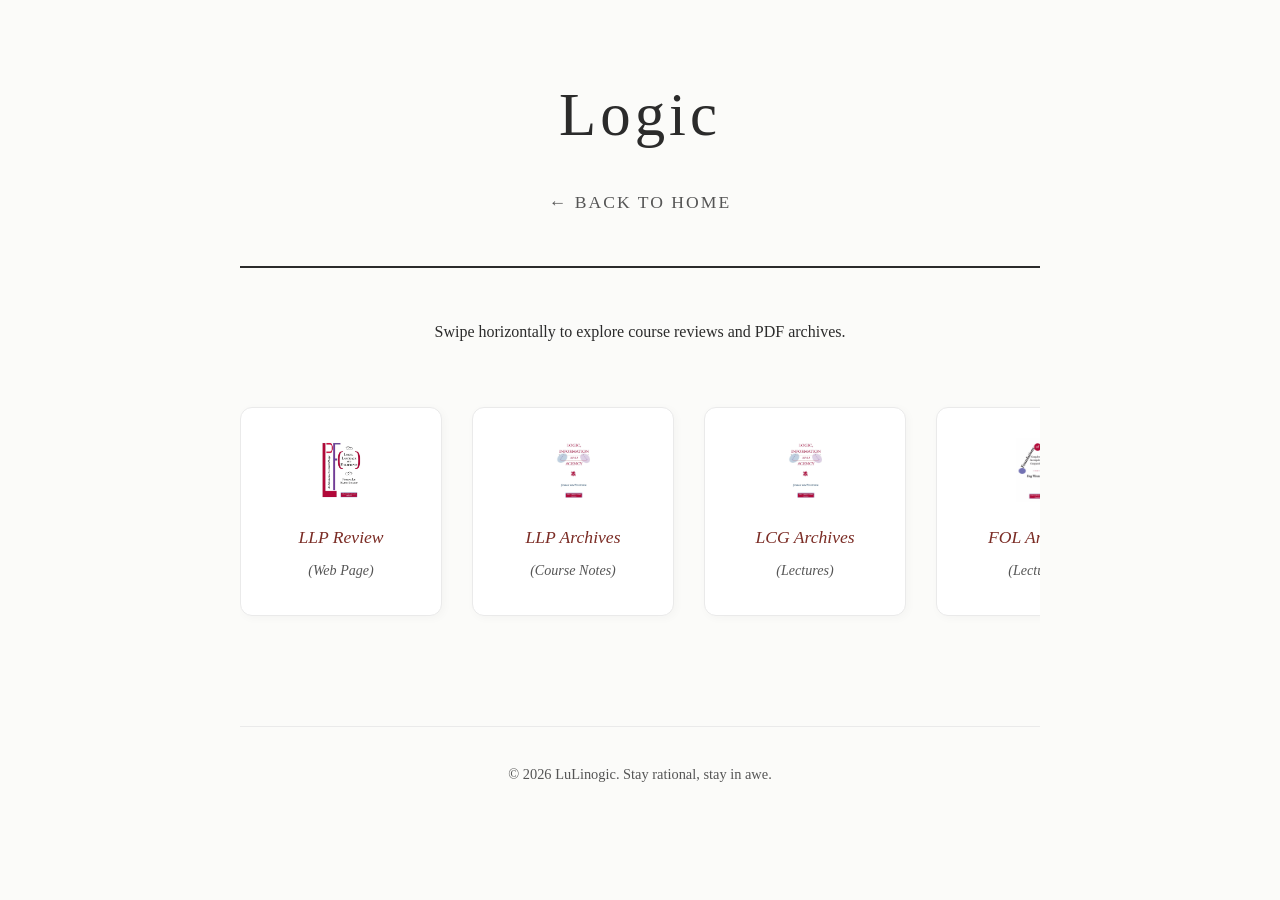
<file: logic.html>
<!DOCTYPE html>
<html lang="en">
<head>
    <meta charset="UTF-8">
    <meta name="viewport" content="width=device-width, initial-scale=1.0">
    <title>Logic | LuLinogic</title>
    <link rel="stylesheet" href="style2.css">
</head>
<body>
    <div class="container">
        <header>
            <h1>Logic</h1>
            <p class="subtitle"><a href="index.html" class="nav-link">← Back to Home</a></p>
        </header>

        <main>
            <section style="text-align: center; margin-top: 40px;">
                <p>Swipe horizontally to explore course reviews and PDF archives.</p>
                
                <!-- 图标网格（已配合 CSS 实现横向滑动） -->
                <div class="icon-grid">
                    
                    <!-- 1. LLP 复习网页 (HTML) -->
                    <a href="LLP课程复习网页.html" class="icon-card">
                        <img src="./images/html_icon.png" alt="HTML Icon">
                        <div class="icon-title">LLP Review<br><span style="font-size: 0.8em; color: var(--text-light);">(Web Page)</span></div>
                    </a>

                    <!-- 2. LLP 课程讲义归档 (指向新的 PDF 列表页) -->
                    <a href="llp_materials.html" class="icon-card">
                        <img src="./images/llp_icon.png" alt="LLP Icon">
                        <div class="icon-title">LLP Archives<br><span style="font-size: 0.8em; color: var(--text-light);">(Course Notes)</span></div>
                    </a>

                    <!-- 3. LCG 课程讲义归档 -->
                    <a href="lcg_materials.html" class="icon-card">
                        <img src="./images/lcg_icon.png" alt="LCG Icon">
                        <div class="icon-title">LCG Archives<br><span style="font-size: 0.8em; color: var(--text-light);">(Lectures)</span></div>
                    </a>

                    <!-- 3. FOL 课程讲义归档 -->
                    <a href="fol_materials.html" class="icon-card">
                        <img src="./images/FOL_icon.png" alt="FOL Icon">
                        <div class="icon-title">FOL Archives<br><span style="font-size: 0.8em; color: var(--text-light);">(Lectures)</span></div>
                    </a>
                    
                    <!-- 4. 一阶逻辑课程讲义归档 -->
                    <a href="一阶逻辑_materials.html" class="icon-card">
                        <img src="./images/ML_icon.png" alt="ML Icon">
                        <div class="icon-title">ML Archives<br><span style="font-size: 0.8em; color: var(--text-light);">(Lectures)</span></div>
                    </a>

                    <!-- 未来补充的图标可以直接粘贴在这里 -->
                    
                </div>
            </section>
        </main>

        <footer>
            <p>© 2026 LuLinogic. Stay rational, stay in awe.</p>
        </footer>
    </div>
</body>
</html>
</file>
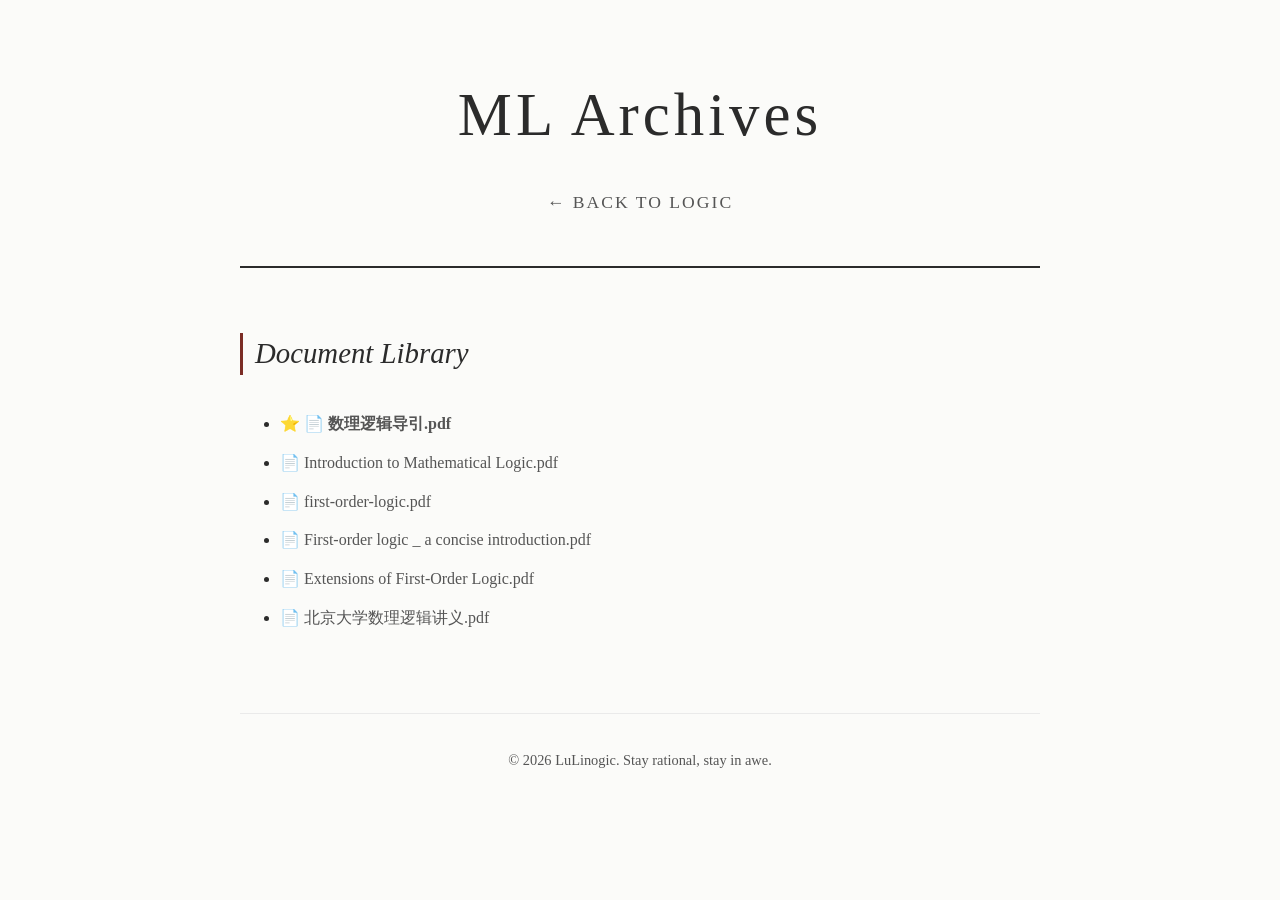
<file: 一阶逻辑_materials.html>
<!DOCTYPE html>
<html lang="en">
<head>
    <meta charset="UTF-8">
    <meta name="viewport" content="width=device-width, initial-scale=1.0">
    <title>LCG Archives | Lu Lingfeng</title>
    <link rel="stylesheet" href="style2.css">
</head>
<body>
    <div class="container">
        <header>
            <h1>ML Archives</h1>
            <p class="subtitle"><a href="logic.html" class="nav-link">← Back to Logic</a></p>
        </header>

        <main>
            <section class="reading-shelf">
                <h2>Document Library</h2>
                <ul class="book-list" style="margin-top: 30px;">
                    <!-- 置顶你精心整理的教材讲义详解 -->
                    <li><a href="docs/A Mathematical Introduction to Logic.pdf" target="_blank" class="nav-link">⭐ 📄 <strong>数理逻辑导引.pdf</strong></a></li>
                    <li><a href="docs/Introduction to Mathematical Logic.pdf" target="_blank" class="nav-link">📄 Introduction to Mathematical Logic.pdf</a></li>
                    <li><a href="docs/first-order-logic.pdf" target="_blank" class="nav-link">📄 first-order-logic.pdf</a></li>
                    <li><a href="docs/First-order logic _ a concise introduction.pdf" target="_blank" class="nav-link">📄 First-order logic _ a concise introduction.pdf</a></li>
                    <li><a href="docs/Extensions of First-Order Logic.pdf" target="_blank" class="nav-link">📄 Extensions of First-Order Logic.pdf</a></li>
                    <li><a href="docs/北京大学数理逻辑讲义.pdf" target="_blank" class="nav-link">📄 北京大学数理逻辑讲义.pdf</a></li>
                </ul>
            </section>
        </main>
                <footer>
            <p>© 2026 LuLinogic. Stay rational, stay in awe.</p>
        </footer>
    </div>
</body>
</html>
</file>
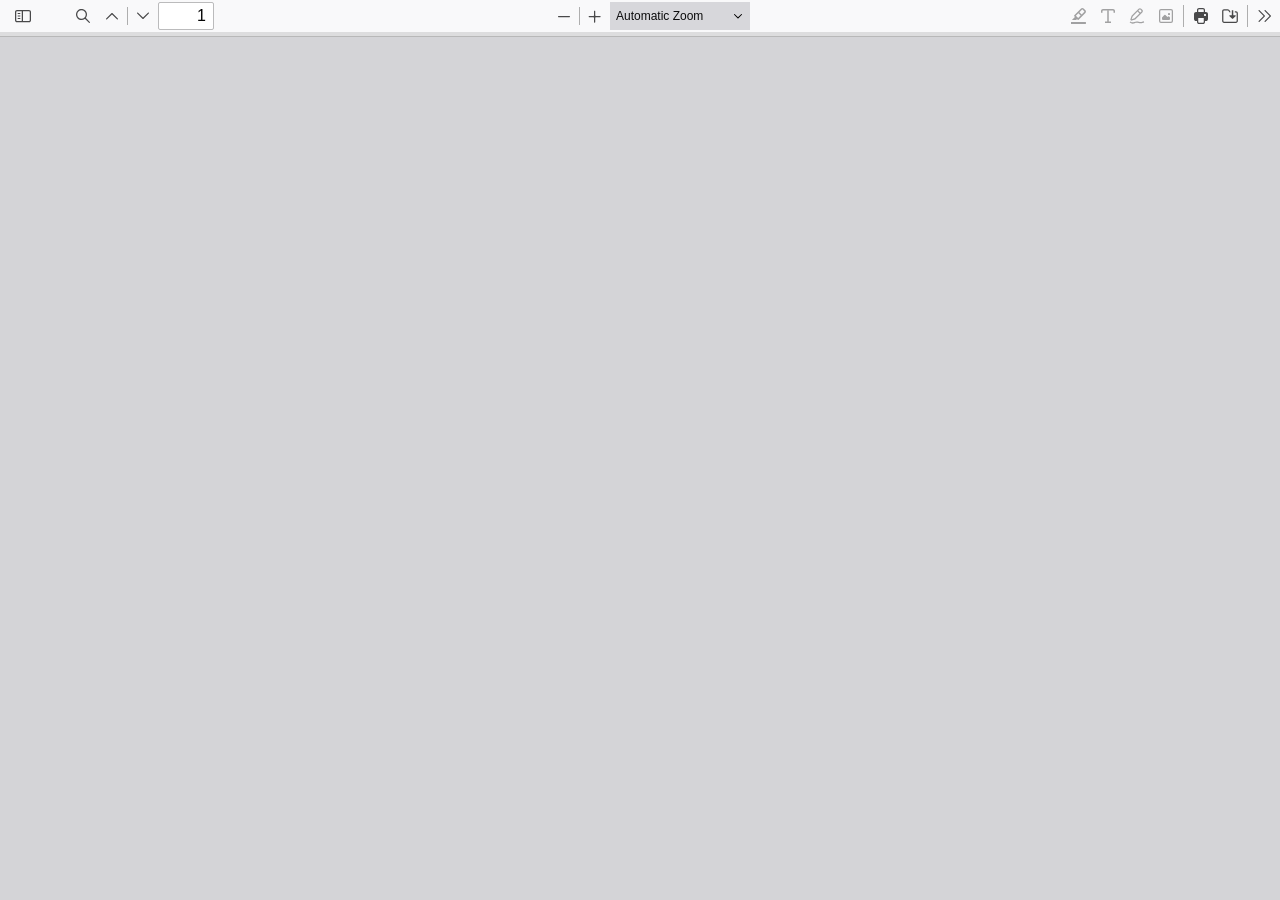
<file: pdfjs/web/viewer.html>
<!doctype html>
<!--
Copyright 2012 Mozilla Foundation

Licensed under the Apache License, Version 2.0 (the "License");
you may not use this file except in compliance with the License.
You may obtain a copy of the License at

    http://www.apache.org/licenses/LICENSE-2.0

Unless required by applicable law or agreed to in writing, software
distributed under the License is distributed on an "AS IS" BASIS,
WITHOUT WARRANTIES OR CONDITIONS OF ANY KIND, either express or implied.
See the License for the specific language governing permissions and
limitations under the License.

Adobe CMap resources are covered by their own copyright but the same license:

    Copyright 1990-2015 Adobe Systems Incorporated.

See https://github.com/adobe-type-tools/cmap-resources
-->
<html dir="ltr" mozdisallowselectionprint>
  <head>
    <meta charset="utf-8" />
    <meta name="viewport" content="width=device-width, initial-scale=1, maximum-scale=1" />
    <meta name="google" content="notranslate" />
    <title>PDF.js viewer</title>

  <meta
      http-equiv="Content-Security-Policy"
      content="default-src 'none'; script-src 'self' 'wasm-unsafe-eval'; worker-src 'self' blob:; style-src 'self'; img-src 'self' blob: data:; media-src blob:; font-src 'self' data:; connect-src * blob: data:; base-uri 'none'; form-action 'none';"
    />

<!-- This snippet is used in production (included from viewer.html) -->
<link rel="resource" type="application/l10n" href="locale/locale.json" />
<script src="../build/pdf.mjs" type="module"></script>

    <link rel="stylesheet" href="viewer.css" />

  <script src="viewer.mjs" type="module"></script>
  </head>

  <body tabindex="0">
    <div id="outerContainer">
      <span id="viewer-alert" class="visuallyHidden" role="alert"></span>

      <div id="mainContainer">
        <div class="toolbar">
          <div id="toolbarContainer">
            <div id="toolbarViewer" class="toolbarHorizontalGroup">
              <div id="toolbarViewerLeft" class="toolbarHorizontalGroup">
                <button
                  id="viewsManagerToggleButton"
                  class="toolbarButton"
                  type="button"
                  tabindex="0"
                  data-l10n-id="pdfjs-toggle-views-manager-button1"
                  aria-expanded="false"
                  aria-haspopup="true"
                  aria-controls="viewsManager"
                >
                  <span data-l10n-id="pdfjs-toggle-views-manager-button1-label"></span>
                </button>
                <div
                  id="viewsManager"
                  class="menuContainer sidebar"
                  hidden="true"
                  role="dialog"
                  aria-describedby="viewsManagerHeaderLabel"
                  data-l10n-id="pdfjs-views-manager-sidebar"
                >
                  <div id="viewsManagerHeader">
                    <div id="viewsManagerTitle">
                      <div id="viewsManagerSelector">
                        <button
                          class="toolbarButton viewsManagerButton hasPopupMenu"
                          type="button"
                          id="viewsManagerSelectorButton"
                          tabindex="0"
                          data-l10n-id="pdfjs-views-manager-view-selector-button"
                          aria-expanded="false"
                          aria-haspopup="listbox"
                          aria-controls="viewsManagerSelectorOptions"
                        >
                          <span data-l10n-id="pdfjs-views-manager-view-selector-button-label"></span>
                        </button>
                        <menu id="viewsManagerSelectorOptions" role="listbox" class="popupMenu withMark">
                          <button id="thumbnailsViewMenu" role="option" type="button" tabindex="-1">
                            <span data-l10n-id="pdfjs-views-manager-pages-option-label"></span>
                          </button>
                          <button id="outlinesViewMenu" role="option" type="button" tabindex="-1">
                            <span data-l10n-id="pdfjs-views-manager-outlines-option-label"></span>
                          </button>
                          <button id="attachmentsViewMenu" role="option" type="button" tabindex="-1">
                            <span data-l10n-id="pdfjs-views-manager-attachments-option-label"></span>
                          </button>
                          <button id="layersViewMenu" role="option" type="button" tabindex="-1">
                            <span data-l10n-id="pdfjs-views-manager-layers-option-label"></span>
                          </button>
                        </menu>
                      </div>
                      <span id="viewsManagerHeaderLabel" class="viewsManagerLabel" role="heading" aria-level="2"></span>
                      <button
                        id="viewsManagerAddFileButton"
                        class="toolbarButton viewsManagerButton"
                        type="button"
                        tabindex="0"
                        data-l10n-id="pdfjs-views-manager-add-file-button"
                        hidden="true"
                      >
                        <span data-l10n-id="pdfjs-views-manager-add-file-button-label"></span>
                        <input id="viewsManagerAddFilePicker" type="file" accept="application/pdf,image/*" multiple />
                      </button>
                      <button
                        id="viewsManagerCurrentOutlineButton"
                        class="toolbarButton viewsManagerButton"
                        type="button"
                        tabindex="0"
                        data-l10n-id="pdfjs-current-outline-item-button"
                        hidden="true"
                      >
                        <span data-l10n-id="pdfjs-current-outline-item-button-label"></span>
                      </button>
                    </div>
                    <div id="viewsManagerStatus">
                      <div id="viewsManagerStatusAction">
                        <span id="viewsManagerStatusActionLabelContainer" class="viewsManagerStatusLabel">
                          <button
                            id="viewsManagerStatusActionDeselectButton"
                            class="hidden"
                            type="button"
                            tabindex="0"
                            role="checkbox"
                            aria-checked="true"
                            aria-labelledby="viewsManagerStatusActionLabel"
                          ></button>
                          <span
                            id="viewsManagerStatusActionLabel"
                            class="viewsManagerStatusLabel"
                            data-l10n-id="pdfjs-views-manager-pages-status-none-action-label"
                          ></span>
                        </span>
                        <div id="actionSelector">
                          <button
                            id="viewsManagerStatusActionButton"
                            class="viewsManagerButton hasPopupMenu"
                            type="button"
                            tabindex="0"
                            aria-haspopup="menu"
                            aria-controls="viewsManagerStatusActionOptions"
                            aria-expanded="false"
                          >
                            <span data-l10n-id="pdfjs-views-manager-pages-status-action-button-label"></span>
                          </button>
                          <menu id="viewsManagerStatusActionOptions" class="popupMenu">
                            <button id="viewsManagerStatusActionCopy" class="noIcon" role="menuitem" type="button" tabindex="-1" disabled>
                              <span data-l10n-id="pdfjs-views-manager-pages-status-copy-button-label"></span>
                            </button>
                            <button id="viewsManagerStatusActionCut" class="noIcon" role="menuitem" type="button" tabindex="-1" disabled>
                              <span data-l10n-id="pdfjs-views-manager-pages-status-cut-button-label"></span>
                            </button>
                            <button id="viewsManagerStatusActionDelete" class="noIcon" role="menuitem" type="button" tabindex="-1" disabled>
                              <span data-l10n-id="pdfjs-views-manager-pages-status-delete-button-label"></span>
                            </button>
                            <button id="viewsManagerStatusActionExport" class="noIcon" role="menuitem" type="button" tabindex="-1" disabled>
                              <span data-l10n-id="pdfjs-views-manager-pages-status-export-selected-button-label"></span>
                            </button>
                          </menu>
                        </div>
                      </div>
                      <div id="viewsManagerStatusUndo" class="hidden">
                        <span id="viewsManagerStatusUndoLabel" class="viewsManagerStatusLabel"></span>
                        <div>
                          <button id="viewsManagerStatusUndoButton" class="viewsManagerButton" type="button" tabindex="0">
                            <span data-l10n-id="pdfjs-views-manager-status-undo-button-label"></span>
                          </button>
                          <button
                            id="viewsManagerStatusUndoCloseButton"
                            class="toolbarButton viewsManagerButton viewsCloseButton"
                            type="button"
                            tabindex="0"
                            data-l10n-id="pdfjs-views-manager-status-close-button"
                          >
                            <span data-l10n-id="pdfjs-views-manager-status-close-button-label"></span>
                          </button>
                        </div>
                      </div>
                      <div id="viewsManagerStatusWarning" class="hidden">
                        <span id="viewsManagerStatusWarningLabel" class="viewsManagerStatusLabel"></span>
                        <button
                          id="viewsManagerStatusWarningCloseButton"
                          class="toolbarButton viewsManagerButton viewsCloseButton"
                          type="button"
                          tabindex="0"
                          data-l10n-id="pdfjs-views-manager-status-close-button"
                        >
                          <span data-l10n-id="pdfjs-views-manager-status-close-button-label"></span>
                        </button>
                      </div>
                      <div id="viewsManagerStatusWaiting" class="hidden">
                        <span id="viewsManagerStatusWaitingLabel" class="viewsManagerStatusLabel"></span>
                        <button
                          id="viewsManagerStatusWaitingCloseButton"
                          class="toolbarButton viewsManagerButton viewsCloseButton"
                          type="button"
                          tabindex="0"
                          data-l10n-id="pdfjs-views-manager-status-close-button"
                        >
                          <span data-l10n-id="pdfjs-views-manager-status-close-button-label"></span>
                        </button>
                      </div>
                    </div>
                  </div>
                  <div id="viewsManagerContent" tabindex="-1">
                    <div id="thumbnailsView" class="thumbnailsView hidden" tabindex="-1"></div>
                    <div id="outlinesView" class="treeView hidden"></div>
                    <div id="attachmentsView" class="hidden"></div>
                    <div id="layersView" class="treeView hidden"></div>
                  </div>
                  <div
                    id="viewsManagerResizer"
                    class="sidebarResizer"
                    role="separator"
                    aria-controls="viewsManager"
                    tabindex="0"
                    data-l10n-id="pdfjs-views-manager-sidebar-resizer"
                  ></div>
                </div>
                <!-- sidebarContainer -->

                <div class="toolbarButtonSpacer"></div>
                <div class="toolbarButtonWithContainer">
                  <button
                    id="viewFindButton"
                    class="toolbarButton"
                    type="button"
                    tabindex="0"
                    data-l10n-id="pdfjs-findbar-button"
                    aria-expanded="false"
                    aria-controls="findbar"
                  >
                    <span data-l10n-id="pdfjs-findbar-button-label"></span>
                  </button>
                  <div class="hidden doorHanger toolbarHorizontalGroup" id="findbar">
                    <div id="findInputContainer" class="toolbarHorizontalGroup">
                      <span class="loadingInput end toolbarHorizontalGroup">
                        <input id="findInput" class="toolbarField" tabindex="0" data-l10n-id="pdfjs-find-input" aria-invalid="false" />
                      </span>
                      <div class="toolbarHorizontalGroup">
                        <button id="findPreviousButton" class="toolbarButton" type="button" tabindex="0" data-l10n-id="pdfjs-find-previous-button">
                          <span data-l10n-id="pdfjs-find-previous-button-label"></span>
                        </button>
                        <div class="splitToolbarButtonSeparator"></div>
                        <button id="findNextButton" class="toolbarButton" type="button" tabindex="0" data-l10n-id="pdfjs-find-next-button">
                          <span data-l10n-id="pdfjs-find-next-button-label"></span>
                        </button>
                      </div>
                    </div>

                    <div id="findbarOptionsOneContainer" class="toolbarHorizontalGroup">
                      <div class="toggleButton toolbarLabel">
                        <input type="checkbox" id="findHighlightAll" tabindex="0" />
                        <label for="findHighlightAll" data-l10n-id="pdfjs-find-highlight-checkbox"></label>
                      </div>
                      <div class="toggleButton toolbarLabel">
                        <input type="checkbox" id="findMatchCase" tabindex="0" />
                        <label for="findMatchCase" data-l10n-id="pdfjs-find-match-case-checkbox-label"></label>
                      </div>
                    </div>
                    <div id="findbarOptionsTwoContainer" class="toolbarHorizontalGroup">
                      <div class="toggleButton toolbarLabel">
                        <input type="checkbox" id="findMatchDiacritics" tabindex="0" />
                        <label for="findMatchDiacritics" data-l10n-id="pdfjs-find-match-diacritics-checkbox-label"></label>
                      </div>
                      <div class="toggleButton toolbarLabel">
                        <input type="checkbox" id="findEntireWord" tabindex="0" />
                        <label for="findEntireWord" data-l10n-id="pdfjs-find-entire-word-checkbox-label"></label>
                      </div>
                    </div>

                    <div id="findbarMessageContainer" class="toolbarHorizontalGroup" aria-live="polite">
                      <span id="findResultsCount" class="toolbarLabel"></span>
                      <span id="findMsg" class="toolbarLabel"></span>
                    </div>
                  </div>
                  <!-- findbar -->
                </div>
                <div class="toolbarHorizontalGroup hiddenSmallView">
                  <button class="toolbarButton" type="button" id="previous" tabindex="0" data-l10n-id="pdfjs-previous-button">
                    <span data-l10n-id="pdfjs-previous-button-label"></span>
                  </button>
                  <div class="splitToolbarButtonSeparator"></div>
                  <button class="toolbarButton" type="button" id="next" tabindex="0" data-l10n-id="pdfjs-next-button">
                    <span data-l10n-id="pdfjs-next-button-label"></span>
                  </button>
                </div>
                <div class="toolbarHorizontalGroup">
                  <span class="loadingInput start toolbarHorizontalGroup">
                    <input
                      type="number"
                      id="pageNumber"
                      class="toolbarField"
                      value="1"
                      min="1"
                      tabindex="0"
                      data-l10n-id="pdfjs-page-input"
                      autocomplete="off"
                    />
                  </span>
                  <span id="numPages" class="toolbarLabel"></span>
                </div>
              </div>
              <div id="toolbarViewerMiddle" class="toolbarHorizontalGroup">
                <div class="toolbarHorizontalGroup">
                  <button id="zoomOutButton" class="toolbarButton" type="button" tabindex="0" data-l10n-id="pdfjs-zoom-out-button">
                    <span data-l10n-id="pdfjs-zoom-out-button-label"></span>
                  </button>
                  <div class="splitToolbarButtonSeparator"></div>
                  <button id="zoomInButton" class="toolbarButton" type="button" tabindex="0" data-l10n-id="pdfjs-zoom-in-button">
                    <span data-l10n-id="pdfjs-zoom-in-button-label"></span>
                  </button>
                </div>
                <span id="scaleSelectContainer" class="dropdownToolbarButton">
                  <select id="scaleSelect" tabindex="0" data-l10n-id="pdfjs-zoom-select">
                    <option id="pageAutoOption" value="auto" selected="selected" data-l10n-id="pdfjs-page-scale-auto"></option>
                    <option id="pageActualOption" value="page-actual" data-l10n-id="pdfjs-page-scale-actual"></option>
                    <option id="pageFitOption" value="page-fit" data-l10n-id="pdfjs-page-scale-fit"></option>
                    <option id="pageWidthOption" value="page-width" data-l10n-id="pdfjs-page-scale-width"></option>
                    <option
                      id="customScaleOption"
                      value="custom"
                      disabled="disabled"
                      hidden="true"
                      data-l10n-id="pdfjs-page-scale-percent"
                      data-l10n-args='{ "scale": 0 }'
                    ></option>
                    <option value="0.5" data-l10n-id="pdfjs-page-scale-percent" data-l10n-args='{ "scale": 50 }'></option>
                    <option value="0.75" data-l10n-id="pdfjs-page-scale-percent" data-l10n-args='{ "scale": 75 }'></option>
                    <option value="1" data-l10n-id="pdfjs-page-scale-percent" data-l10n-args='{ "scale": 100 }'></option>
                    <option value="1.25" data-l10n-id="pdfjs-page-scale-percent" data-l10n-args='{ "scale": 125 }'></option>
                    <option value="1.5" data-l10n-id="pdfjs-page-scale-percent" data-l10n-args='{ "scale": 150 }'></option>
                    <option value="2" data-l10n-id="pdfjs-page-scale-percent" data-l10n-args='{ "scale": 200 }'></option>
                    <option value="3" data-l10n-id="pdfjs-page-scale-percent" data-l10n-args='{ "scale": 300 }'></option>
                    <option value="4" data-l10n-id="pdfjs-page-scale-percent" data-l10n-args='{ "scale": 400 }'></option>
                  </select>
                </span>
              </div>
              <div id="toolbarViewerRight" class="toolbarHorizontalGroup">
                <div id="editorModeButtons" class="toolbarHorizontalGroup">
                  <div id="signatureProperties" class="toolbarButtonWithContainer" hidden="true">
                    <button
                      id="signaturePropertiesButton"
                      class="toolbarButton"
                      type="button"
                      tabindex="0"
                      aria-expanded="false"
                      aria-haspopup="true"
                      aria-controls="signaturePropertiesPanel"
                      data-l10n-id="pdfjs-digital-signature-properties-button"
                    >
                      <span data-l10n-id="pdfjs-digital-signature-properties-button-label"></span>
                    </button>
                    <div class="editorParamsToolbar hidden doorHangerRight" id="signaturePropertiesPanel" role="region">
                      <div id="signaturePropertiesContainer" class="signaturePropertiesContainer">
                        <div id="signaturePropertiesBanner" class="sigBanner" hidden="true" role="status"></div>
                        <ul id="signaturePropertiesList" class="signaturePropertiesList" tabindex="-1"></ul>
                      </div>
                    </div>
                  </div>
                  <div id="signaturePropertiesSeparator" class="verticalToolbarSeparator" hidden="true"></div>
                  <div id="editorComment" class="toolbarButtonWithContainer" hidden="true">
                    <button
                      id="editorCommentButton"
                      class="toolbarButton"
                      type="button"
                      tabindex="0"
                      disabled="disabled"
                      aria-expanded="false"
                      aria-haspopup="true"
                      aria-controls="editorCommentParamsToolbar"
                      data-l10n-id="pdfjs-editor-comment-button"
                    >
                      <span data-l10n-id="pdfjs-editor-comment-button-label"></span>
                    </button>
                    <div class="editorParamsToolbar hidden menu" id="editorCommentParamsToolbar">
                      <div id="editorCommentsSidebar" class="menuContainer comment sidebar" role="landmark" aria-labelledby="editorCommentsSidebarHeader">
                        <div id="editorCommentsSidebarResizer" class="sidebarResizer" role="separator" aria-controls="editorCommentsSidebar" tabindex="0"></div>
                        <div id="editorCommentsSidebarHeader" role="heading" aria-level="2">
                          <span class="commentCount">
                            <span id="editorCommentsSidebarTitle" data-l10n-id="pdfjs-editor-comments-sidebar-title" data-l10n-args='{ "count": 0 }'></span>
                            <span id="editorCommentsSidebarCount"></span>
                          </span>
                          <button id="editorCommentsSidebarCloseButton" type="button" tabindex="0" data-l10n-id="pdfjs-editor-comments-sidebar-close-button">
                            <span data-l10n-id="pdfjs-editor-comments-sidebar-close-button-label"></span>
                          </button>
                        </div>
                        <div id="editorCommentsSidebarListContainer" tabindex="-1">
                          <ul id="editorCommentsSidebarList"></ul>
                        </div>
                      </div>
                    </div>
                  </div>
                  <div id="editorSignature" class="toolbarButtonWithContainer" hidden="true">
                    <button
                      id="editorSignatureButton"
                      class="toolbarButton"
                      type="button"
                      tabindex="0"
                      disabled="disabled"
                      aria-expanded="false"
                      aria-haspopup="true"
                      aria-controls="editorSignatureParamsToolbar"
                      data-l10n-id="pdfjs-editor-signature-button"
                    >
                      <span data-l10n-id="pdfjs-editor-signature-button-label"></span>
                    </button>
                    <div class="editorParamsToolbar hidden doorHangerRight menu" id="editorSignatureParamsToolbar">
                      <div id="addSignatureDoorHanger" class="menuContainer" role="region" data-l10n-id="pdfjs-editor-add-signature-container">
                        <button
                          id="editorSignatureAddSignature"
                          class="toolbarButton labeled"
                          type="button"
                          tabindex="0"
                          data-l10n-id="pdfjs-editor-signature-add-signature-button"
                        >
                          <span data-l10n-id="pdfjs-editor-signature-add-signature-button-label" class="editorParamsLabel"></span>
                        </button>
                      </div>
                    </div>
                  </div>
                  <div id="editorHighlight" class="toolbarButtonWithContainer">
                    <button
                      id="editorHighlightButton"
                      class="toolbarButton"
                      type="button"
                      disabled="disabled"
                      aria-expanded="false"
                      aria-haspopup="true"
                      aria-controls="editorHighlightParamsToolbar"
                      tabindex="0"
                      data-l10n-id="pdfjs-editor-highlight-button"
                    >
                      <span data-l10n-id="pdfjs-editor-highlight-button-label"></span>
                    </button>
                    <div class="editorParamsToolbar hidden doorHangerRight" id="editorHighlightParamsToolbar">
                      <div id="highlightParamsToolbarContainer" class="editorParamsToolbarContainer">
                        <div id="editorHighlightColorPicker" class="colorPicker">
                          <span id="highlightColorPickerLabel" class="editorParamsLabel" data-l10n-id="pdfjs-editor-highlight-colorpicker-label"></span>
                        </div>
                        <div id="editorHighlightThickness">
                          <label
                            for="editorFreeHighlightThickness"
                            class="editorParamsLabel"
                            data-l10n-id="pdfjs-editor-free-highlight-thickness-input"
                          ></label>
                          <div class="thicknessPicker">
                            <input
                              type="range"
                              id="editorFreeHighlightThickness"
                              class="editorParamsSlider"
                              data-l10n-id="pdfjs-editor-free-highlight-thickness-title"
                              value="12"
                              min="8"
                              max="24"
                              step="1"
                              tabindex="0"
                            />
                          </div>
                        </div>
                        <div id="editorHighlightVisibility">
                          <div class="divider"></div>
                          <div class="toggler">
                            <label for="editorHighlightShowAll" class="editorParamsLabel" data-l10n-id="pdfjs-editor-highlight-show-all-button-label"></label>
                            <button
                              id="editorHighlightShowAll"
                              class="toggle-button"
                              type="button"
                              data-l10n-id="pdfjs-editor-highlight-show-all-button"
                              aria-pressed="true"
                              tabindex="0"
                            ></button>
                          </div>
                        </div>
                      </div>
                    </div>
                  </div>
                  <div id="editorFreeText" class="toolbarButtonWithContainer">
                    <button
                      id="editorFreeTextButton"
                      class="toolbarButton"
                      type="button"
                      disabled="disabled"
                      aria-expanded="false"
                      aria-haspopup="true"
                      aria-controls="editorFreeTextParamsToolbar"
                      tabindex="0"
                      data-l10n-id="pdfjs-editor-free-text-button"
                    >
                      <span data-l10n-id="pdfjs-editor-free-text-button-label"></span>
                    </button>
                    <div class="editorParamsToolbar hidden doorHangerRight" id="editorFreeTextParamsToolbar">
                      <div class="editorParamsToolbarContainer">
                        <div class="editorParamsSetter">
                          <label for="editorFreeTextColor" class="editorParamsLabel" data-l10n-id="pdfjs-editor-free-text-color-input"></label>
                          <input type="color" id="editorFreeTextColor" class="editorParamsColor" tabindex="0" />
                        </div>
                        <div class="editorParamsSetter">
                          <label for="editorFreeTextFontSize" class="editorParamsLabel" data-l10n-id="pdfjs-editor-free-text-size-input"></label>
                          <input type="range" id="editorFreeTextFontSize" class="editorParamsSlider" value="10" min="5" max="100" step="1" tabindex="0" />
                        </div>
                      </div>
                    </div>
                  </div>
                  <div id="editorInk" class="toolbarButtonWithContainer">
                    <button
                      id="editorInkButton"
                      class="toolbarButton"
                      type="button"
                      disabled="disabled"
                      aria-expanded="false"
                      aria-haspopup="true"
                      aria-controls="editorInkParamsToolbar"
                      tabindex="0"
                      data-l10n-id="pdfjs-editor-ink-button"
                    >
                      <span data-l10n-id="pdfjs-editor-ink-button-label"></span>
                    </button>
                    <div class="editorParamsToolbar hidden doorHangerRight" id="editorInkParamsToolbar">
                      <div class="editorParamsToolbarContainer">
                        <div class="editorParamsSetter">
                          <label for="editorInkColor" class="editorParamsLabel" data-l10n-id="pdfjs-editor-ink-color-input"></label>
                          <input type="color" id="editorInkColor" class="editorParamsColor" tabindex="0" />
                        </div>
                        <div class="editorParamsSetter">
                          <label for="editorInkThickness" class="editorParamsLabel" data-l10n-id="pdfjs-editor-ink-thickness-input"></label>
                          <input type="range" id="editorInkThickness" class="editorParamsSlider" value="1" min="1" max="20" step="1" tabindex="0" />
                        </div>
                        <div class="editorParamsSetter">
                          <label for="editorInkOpacity" class="editorParamsLabel" data-l10n-id="pdfjs-editor-ink-opacity-input"></label>
                          <input type="range" id="editorInkOpacity" class="editorParamsSlider" value="1" min="0.05" max="1" step="0.05" tabindex="0" />
                        </div>
                      </div>
                    </div>
                  </div>
                  <div id="editorStamp" class="toolbarButtonWithContainer">
                    <button
                      id="editorStampButton"
                      class="toolbarButton"
                      type="button"
                      disabled="disabled"
                      aria-expanded="false"
                      aria-haspopup="true"
                      aria-controls="editorStampParamsToolbar"
                      tabindex="0"
                      data-l10n-id="pdfjs-editor-stamp-button"
                    >
                      <span data-l10n-id="pdfjs-editor-stamp-button-label"></span>
                    </button>
                    <div class="editorParamsToolbar hidden doorHangerRight menu" id="editorStampParamsToolbar">
                      <div class="menuContainer">
                        <button
                          id="editorStampAddImage"
                          class="toolbarButton labeled"
                          type="button"
                          tabindex="0"
                          data-l10n-id="pdfjs-editor-stamp-add-image-button"
                        >
                          <span class="editorParamsLabel" data-l10n-id="pdfjs-editor-stamp-add-image-button-label"></span>
                        </button>
                      </div>
                    </div>
                  </div>
                </div>

                <div id="editorModeSeparator" class="verticalToolbarSeparator"></div>

                <div class="toolbarHorizontalGroup hiddenMediumView">
                  <button id="printButton" class="toolbarButton" type="button" tabindex="0" data-l10n-id="pdfjs-print-button">
                    <span data-l10n-id="pdfjs-print-button-label"></span>
                  </button>

                  <button id="downloadButton" class="toolbarButton" type="button" tabindex="0" data-l10n-id="pdfjs-save-button">
                    <span data-l10n-id="pdfjs-save-button-label"></span>
                  </button>
                </div>

                <div class="verticalToolbarSeparator hiddenMediumView"></div>

                <div id="secondaryToolbarToggle" class="toolbarButtonWithContainer">
                  <button
                    id="secondaryToolbarToggleButton"
                    class="toolbarButton"
                    type="button"
                    tabindex="0"
                    data-l10n-id="pdfjs-tools-button"
                    aria-expanded="false"
                    aria-haspopup="true"
                    aria-controls="secondaryToolbar"
                  >
                    <span data-l10n-id="pdfjs-tools-button-label"></span>
                  </button>
                  <div id="secondaryToolbar" class="hidden doorHangerRight menu">
                    <div id="secondaryToolbarButtonContainer" class="menuContainer">
                      <button id="secondaryOpenFile" class="toolbarButton labeled" type="button" tabindex="0" data-l10n-id="pdfjs-open-file-button">
                        <span data-l10n-id="pdfjs-open-file-button-label"></span>
                      </button>

                      <div class="visibleMediumView">
                        <button id="secondaryPrint" class="toolbarButton labeled" type="button" tabindex="0" data-l10n-id="pdfjs-print-button">
                          <span data-l10n-id="pdfjs-print-button-label"></span>
                        </button>

                        <button id="secondaryDownload" class="toolbarButton labeled" type="button" tabindex="0" data-l10n-id="pdfjs-save-button">
                          <span data-l10n-id="pdfjs-save-button-label"></span>
                        </button>

                      </div>

                      <div class="horizontalToolbarSeparator"></div>

                      <button id="presentationMode" class="toolbarButton labeled" type="button" tabindex="0" data-l10n-id="pdfjs-presentation-mode-button">
                        <span data-l10n-id="pdfjs-presentation-mode-button-label"></span>
                      </button>

                      <a href="#" id="viewBookmark" class="toolbarButton labeled" tabindex="0" data-l10n-id="pdfjs-bookmark-button">
                        <span data-l10n-id="pdfjs-bookmark-button-label"></span>
                      </a>

                      <div id="viewBookmarkSeparator" class="horizontalToolbarSeparator"></div>

                      <button id="firstPage" class="toolbarButton labeled" type="button" tabindex="0" data-l10n-id="pdfjs-first-page-button">
                        <span data-l10n-id="pdfjs-first-page-button-label"></span>
                      </button>
                      <button id="lastPage" class="toolbarButton labeled" type="button" tabindex="0" data-l10n-id="pdfjs-last-page-button">
                        <span data-l10n-id="pdfjs-last-page-button-label"></span>
                      </button>

                      <div class="horizontalToolbarSeparator"></div>

                      <button id="pageRotateCw" class="toolbarButton labeled" type="button" tabindex="0" data-l10n-id="pdfjs-page-rotate-cw-button">
                        <span data-l10n-id="pdfjs-page-rotate-cw-button-label"></span>
                      </button>
                      <button id="pageRotateCcw" class="toolbarButton labeled" type="button" tabindex="0" data-l10n-id="pdfjs-page-rotate-ccw-button">
                        <span data-l10n-id="pdfjs-page-rotate-ccw-button-label"></span>
                      </button>

                      <div class="horizontalToolbarSeparator"></div>

                      <div id="cursorToolButtons" role="radiogroup">
                        <button
                          id="cursorSelectTool"
                          class="toolbarButton labeled toggled"
                          type="button"
                          tabindex="0"
                          data-l10n-id="pdfjs-cursor-text-select-tool-button"
                          role="radio"
                          aria-checked="true"
                        >
                          <span data-l10n-id="pdfjs-cursor-text-select-tool-button-label"></span>
                        </button>
                        <button
                          id="cursorHandTool"
                          class="toolbarButton labeled"
                          type="button"
                          tabindex="0"
                          data-l10n-id="pdfjs-cursor-hand-tool-button"
                          role="radio"
                          aria-checked="false"
                        >
                          <span data-l10n-id="pdfjs-cursor-hand-tool-button-label"></span>
                        </button>
                      </div>

                      <div class="horizontalToolbarSeparator"></div>

                      <div id="scrollModeButtons" role="radiogroup">
                        <button
                          id="scrollPage"
                          class="toolbarButton labeled"
                          type="button"
                          tabindex="0"
                          data-l10n-id="pdfjs-scroll-page-button"
                          role="radio"
                          aria-checked="false"
                        >
                          <span data-l10n-id="pdfjs-scroll-page-button-label"></span>
                        </button>
                        <button
                          id="scrollVertical"
                          class="toolbarButton labeled toggled"
                          type="button"
                          tabindex="0"
                          data-l10n-id="pdfjs-scroll-vertical-button"
                          role="radio"
                          aria-checked="true"
                        >
                          <span data-l10n-id="pdfjs-scroll-vertical-button-label"></span>
                        </button>
                        <button
                          id="scrollHorizontal"
                          class="toolbarButton labeled"
                          type="button"
                          tabindex="0"
                          data-l10n-id="pdfjs-scroll-horizontal-button"
                          role="radio"
                          aria-checked="false"
                        >
                          <span data-l10n-id="pdfjs-scroll-horizontal-button-label"></span>
                        </button>
                        <button
                          id="scrollWrapped"
                          class="toolbarButton labeled"
                          type="button"
                          tabindex="0"
                          data-l10n-id="pdfjs-scroll-wrapped-button"
                          role="radio"
                          aria-checked="false"
                        >
                          <span data-l10n-id="pdfjs-scroll-wrapped-button-label"></span>
                        </button>
                      </div>

                      <div class="horizontalToolbarSeparator"></div>

                      <div id="spreadModeButtons" role="radiogroup">
                        <button
                          id="spreadNone"
                          class="toolbarButton labeled toggled"
                          type="button"
                          tabindex="0"
                          data-l10n-id="pdfjs-spread-none-button"
                          role="radio"
                          aria-checked="true"
                        >
                          <span data-l10n-id="pdfjs-spread-none-button-label"></span>
                        </button>
                        <button
                          id="spreadOdd"
                          class="toolbarButton labeled"
                          type="button"
                          tabindex="0"
                          data-l10n-id="pdfjs-spread-odd-button"
                          role="radio"
                          aria-checked="false"
                        >
                          <span data-l10n-id="pdfjs-spread-odd-button-label"></span>
                        </button>
                        <button
                          id="spreadEven"
                          class="toolbarButton labeled"
                          type="button"
                          tabindex="0"
                          data-l10n-id="pdfjs-spread-even-button"
                          role="radio"
                          aria-checked="false"
                        >
                          <span data-l10n-id="pdfjs-spread-even-button-label"></span>
                        </button>
                      </div>

                      <div id="imageAltTextSettingsSeparator" class="horizontalToolbarSeparator hidden"></div>
                      <button
                        id="imageAltTextSettings"
                        type="button"
                        class="toolbarButton labeled hidden"
                        tabindex="0"
                        data-l10n-id="pdfjs-image-alt-text-settings-button"
                        aria-controls="altTextSettingsDialog"
                      >
                        <span data-l10n-id="pdfjs-image-alt-text-settings-button-label"></span>
                      </button>

                      <div class="horizontalToolbarSeparator"></div>

                      <button
                        id="documentProperties"
                        class="toolbarButton labeled"
                        type="button"
                        tabindex="0"
                        data-l10n-id="pdfjs-document-properties-button"
                        aria-controls="documentPropertiesDialog"
                      >
                        <span data-l10n-id="pdfjs-document-properties-button-label"></span>
                      </button>
                    </div>
                  </div>
                  <!-- secondaryToolbar -->
                </div>
              </div>
            </div>
            <div id="loadingBar">
              <div class="progress">
                <div class="glimmer"></div>
              </div>
            </div>
          </div>
        </div>

        <div id="viewerContainer" tabindex="0">
          <div id="viewer" class="pdfViewer"></div>
        </div>
      </div>
      <!-- mainContainer -->

      <div id="dialogContainer">
        <dialog id="passwordDialog">
          <div class="row">
            <label for="password" id="passwordText" data-l10n-id="pdfjs-password-label"></label>
          </div>
          <div class="row">
            <input type="password" id="password" class="toolbarField" />
          </div>
          <div class="buttonRow">
            <button id="passwordCancel" class="secondaryButton" type="button"><span data-l10n-id="pdfjs-password-cancel-button"></span></button>
            <button id="passwordSubmit" class="primaryButton" type="button"><span data-l10n-id="pdfjs-password-ok-button"></span></button>
          </div>
        </dialog>
        <dialog id="documentPropertiesDialog">
          <div class="row">
            <span id="fileNameLabel" data-l10n-id="pdfjs-document-properties-file-name"></span>
            <p id="fileNameField" aria-labelledby="fileNameLabel">-</p>
          </div>
          <div class="row">
            <span id="fileSizeLabel" data-l10n-id="pdfjs-document-properties-file-size"></span>
            <p id="fileSizeField" aria-labelledby="fileSizeLabel">-</p>
          </div>
          <div class="separator"></div>
          <div class="row">
            <span id="titleLabel" data-l10n-id="pdfjs-document-properties-title"></span>
            <p id="titleField" aria-labelledby="titleLabel">-</p>
          </div>
          <div class="row">
            <span id="authorLabel" data-l10n-id="pdfjs-document-properties-author"></span>
            <p id="authorField" aria-labelledby="authorLabel">-</p>
          </div>
          <div class="row">
            <span id="subjectLabel" data-l10n-id="pdfjs-document-properties-subject"></span>
            <p id="subjectField" aria-labelledby="subjectLabel">-</p>
          </div>
          <div class="row">
            <span id="keywordsLabel" data-l10n-id="pdfjs-document-properties-keywords"></span>
            <p id="keywordsField" aria-labelledby="keywordsLabel">-</p>
          </div>
          <div class="row">
            <span id="creationDateLabel" data-l10n-id="pdfjs-document-properties-creation-date"></span>
            <p id="creationDateField" aria-labelledby="creationDateLabel">-</p>
          </div>
          <div class="row">
            <span id="modificationDateLabel" data-l10n-id="pdfjs-document-properties-modification-date"></span>
            <p id="modificationDateField" aria-labelledby="modificationDateLabel">-</p>
          </div>
          <div class="row">
            <span id="creatorLabel" data-l10n-id="pdfjs-document-properties-creator"></span>
            <p id="creatorField" aria-labelledby="creatorLabel">-</p>
          </div>
          <div class="separator"></div>
          <div class="row">
            <span id="producerLabel" data-l10n-id="pdfjs-document-properties-producer"></span>
            <p id="producerField" aria-labelledby="producerLabel">-</p>
          </div>
          <div class="row">
            <span id="versionLabel" data-l10n-id="pdfjs-document-properties-version"></span>
            <p id="versionField" aria-labelledby="versionLabel">-</p>
          </div>
          <div class="row">
            <span id="pageCountLabel" data-l10n-id="pdfjs-document-properties-page-count"></span>
            <p id="pageCountField" aria-labelledby="pageCountLabel">-</p>
          </div>
          <div class="row">
            <span id="pageSizeLabel" data-l10n-id="pdfjs-document-properties-page-size"></span>
            <p id="pageSizeField" aria-labelledby="pageSizeLabel">-</p>
          </div>
          <div class="separator"></div>
          <div class="row">
            <span id="linearizedLabel" data-l10n-id="pdfjs-document-properties-linearized"></span>
            <p id="linearizedField" aria-labelledby="linearizedLabel">-</p>
          </div>
          <div class="buttonRow">
            <button id="documentPropertiesClose" class="secondaryButton" type="button">
              <span data-l10n-id="pdfjs-document-properties-close-button"></span>
            </button>
          </div>
        </dialog>
        <dialog class="dialog altText" id="altTextDialog" aria-labelledby="dialogLabel" aria-describedby="dialogDescription">
          <div id="altTextContainer" class="mainContainer">
            <div id="overallDescription">
              <span id="dialogLabel" data-l10n-id="pdfjs-editor-alt-text-dialog-label" class="title"></span>
              <span id="dialogDescription" data-l10n-id="pdfjs-editor-alt-text-dialog-description"></span>
            </div>
            <div id="addDescription">
              <div class="radio">
                <div class="radioButton">
                  <input type="radio" id="descriptionButton" name="altTextOption" tabindex="0" aria-describedby="descriptionAreaLabel" checked />
                  <label for="descriptionButton" data-l10n-id="pdfjs-editor-alt-text-add-description-label"></label>
                </div>
                <div class="radioLabel">
                  <span id="descriptionAreaLabel" data-l10n-id="pdfjs-editor-alt-text-add-description-description"></span>
                </div>
              </div>
              <div class="descriptionArea">
                <textarea id="descriptionTextarea" aria-labelledby="descriptionAreaLabel" data-l10n-id="pdfjs-editor-alt-text-textarea" tabindex="0"></textarea>
              </div>
            </div>
            <div id="markAsDecorative">
              <div class="radio">
                <div class="radioButton">
                  <input type="radio" id="decorativeButton" name="altTextOption" aria-describedby="decorativeLabel" />
                  <label for="decorativeButton" data-l10n-id="pdfjs-editor-alt-text-mark-decorative-label"></label>
                </div>
                <div class="radioLabel">
                  <span id="decorativeLabel" data-l10n-id="pdfjs-editor-alt-text-mark-decorative-description"></span>
                </div>
              </div>
            </div>
            <div id="buttons">
              <button id="altTextCancel" class="secondaryButton" type="button" tabindex="0">
                <span data-l10n-id="pdfjs-editor-alt-text-cancel-button"></span>
              </button>
              <button id="altTextSave" class="primaryButton" type="button" tabindex="0"><span data-l10n-id="pdfjs-editor-alt-text-save-button"></span></button>
            </div>
          </div>
        </dialog>
        <dialog class="dialog newAltText" id="newAltTextDialog" aria-labelledby="newAltTextTitle" aria-describedby="newAltTextDescription" tabindex="0">
          <div id="newAltTextContainer" class="mainContainer">
            <div class="title">
              <span id="newAltTextTitle" data-l10n-id="pdfjs-editor-new-alt-text-dialog-edit-label" role="sectionhead" tabindex="0"></span>
            </div>
            <div id="mainContent">
              <div id="descriptionAndSettings">
                <div id="descriptionInstruction">
                  <div id="newAltTextDescriptionContainer">
                    <div class="altTextSpinner" role="status" aria-live="polite"></div>
                    <textarea
                      id="newAltTextDescriptionTextarea"
                      aria-labelledby="descriptionAreaLabel"
                      data-l10n-id="pdfjs-editor-new-alt-text-textarea"
                      tabindex="0"
                    ></textarea>
                  </div>
                  <span id="newAltTextDescription" role="note" data-l10n-id="pdfjs-editor-new-alt-text-description"></span>
                  <div id="newAltTextDisclaimer" role="note">
                    <div>
                      <span data-l10n-id="pdfjs-editor-new-alt-text-disclaimer1"></span>
                      <a
                        href="https://support.mozilla.org/en-US/kb/pdf-alt-text"
                        target="_blank"
                        rel="noopener noreferrer"
                        id="newAltTextLearnMore"
                        data-l10n-id="pdfjs-editor-new-alt-text-disclaimer-learn-more-url"
                        tabindex="0"
                      ></a>
                    </div>
                  </div>
                </div>
                <div id="newAltTextCreateAutomatically" class="toggler">
                  <button id="newAltTextCreateAutomaticallyButton" class="toggle-button" type="button" aria-pressed="true" tabindex="0"></button>
                  <label
                    for="newAltTextCreateAutomaticallyButton"
                    class="togglerLabel"
                    data-l10n-id="pdfjs-editor-new-alt-text-create-automatically-button-label"
                  ></label>
                </div>
                <div id="newAltTextDownloadModel" class="hidden">
                  <span
                    id="newAltTextDownloadModelDescription"
                    data-l10n-id="pdfjs-editor-new-alt-text-ai-model-downloading-progress"
                    aria-valuemin="0"
                    data-l10n-args='{ "totalSize": 0, "downloadedSize": 0 }'
                  ></span>
                </div>
              </div>
              <div id="newAltTextImagePreview"></div>
            </div>
            <div id="newAltTextError" class="messageBar">
              <div>
                <div>
                  <span class="title" data-l10n-id="pdfjs-editor-new-alt-text-error-title"></span>
                  <span class="description" data-l10n-id="pdfjs-editor-new-alt-text-error-description"></span>
                </div>
                <button id="newAltTextCloseButton" class="closeButton" type="button" tabindex="0">
                  <span data-l10n-id="pdfjs-editor-new-alt-text-error-close-button"></span>
                </button>
              </div>
            </div>
            <div id="newAltTextButtons" class="dialogButtonsGroup">
              <button id="newAltTextCancel" type="button" class="secondaryButton hidden" tabindex="0">
                <span data-l10n-id="pdfjs-editor-alt-text-cancel-button"></span>
              </button>
              <button id="newAltTextNotNow" type="button" class="secondaryButton" tabindex="0">
                <span data-l10n-id="pdfjs-editor-new-alt-text-not-now-button"></span>
              </button>
              <button id="newAltTextSave" type="button" class="primaryButton" tabindex="0">
                <span data-l10n-id="pdfjs-editor-alt-text-save-button"></span>
              </button>
            </div>
          </div>
        </dialog>

        <dialog class="dialog" id="altTextSettingsDialog" aria-labelledby="altTextSettingsTitle">
          <div id="altTextSettingsContainer" class="mainContainer">
            <div class="title">
              <span id="altTextSettingsTitle" data-l10n-id="pdfjs-editor-alt-text-settings-dialog-label" role="sectionhead" tabindex="0" class="title"></span>
            </div>
            <div id="automaticAltText">
              <span data-l10n-id="pdfjs-editor-alt-text-settings-automatic-title"></span>
              <div id="automaticSettings">
                <div id="createModelSetting">
                  <div class="toggler">
                    <button id="createModelButton" type="button" class="toggle-button" aria-pressed="true" tabindex="0"></button>
                    <label for="createModelButton" class="togglerLabel" data-l10n-id="pdfjs-editor-alt-text-settings-create-model-button-label"></label>
                  </div>
                  <div id="createModelDescription" class="description">
                    <span data-l10n-id="pdfjs-editor-alt-text-settings-create-model-description"></span>
                    <a
                      href="https://support.mozilla.org/en-US/kb/pdf-alt-text"
                      target="_blank"
                      rel="noopener noreferrer"
                      id="altTextSettingsLearnMore"
                      data-l10n-id="pdfjs-editor-new-alt-text-disclaimer-learn-more-url"
                      tabindex="0"
                    ></a>
                  </div>
                </div>
              </div>
            </div>
            <div class="dialogSeparator"></div>
            <div id="altTextEditor">
              <span data-l10n-id="pdfjs-editor-alt-text-settings-editor-title"></span>
              <div id="showAltTextEditor">
                <div class="toggler">
                  <button id="showAltTextDialogButton" type="button" class="toggle-button" aria-pressed="true" tabindex="0"></button>
                  <label for="showAltTextDialogButton" class="togglerLabel" data-l10n-id="pdfjs-editor-alt-text-settings-show-dialog-button-label"></label>
                </div>
                <div id="showAltTextDialogDescription" class="description">
                  <span data-l10n-id="pdfjs-editor-alt-text-settings-show-dialog-description"></span>
                </div>
              </div>
            </div>
            <div id="buttons" class="dialogButtonsGroup">
              <button id="altTextSettingsCloseButton" type="button" class="primaryButton" tabindex="0">
                <span data-l10n-id="pdfjs-editor-alt-text-settings-close-button"></span>
              </button>
            </div>
          </div>
        </dialog>

        <dialog class="dialog signatureDialog" id="addSignatureDialog" aria-labelledby="addSignatureDialogLabel">
          <span id="addSignatureDialogLabel" data-l10n-id="pdfjs-editor-add-signature-dialog-label"></span>
          <div id="addSignatureContainer" class="mainContainer">
            <div class="title">
              <span role="sectionhead" data-l10n-id="pdfjs-editor-add-signature-dialog-title" tabindex="0"></span>
            </div>
            <div role="tablist" id="addSignatureOptions">
              <button
                id="addSignatureTypeButton"
                type="button"
                role="tab"
                aria-selected="true"
                aria-controls="addSignatureTypeContainer"
                data-l10n-id="pdfjs-editor-add-signature-type-button"
                tabindex="0"
              ></button>
              <button
                id="addSignatureDrawButton"
                type="button"
                role="tab"
                aria-selected="false"
                aria-controls="addSignatureDrawContainer"
                data-l10n-id="pdfjs-editor-add-signature-draw-button"
                tabindex="0"
              ></button>
              <button
                id="addSignatureImageButton"
                type="button"
                role="tab"
                aria-selected="false"
                aria-controls="addSignatureImageContainer"
                data-l10n-id="pdfjs-editor-add-signature-image-button"
                tabindex="-1"
              ></button>
            </div>
            <div id="addSignatureActionContainer" data-selected="type">
              <div id="addSignatureTypeContainer" role="tabpanel" aria-labelledby="addSignatureTypeButton">
                <input id="addSignatureTypeInput" type="text" data-l10n-id="pdfjs-editor-add-signature-type-input" tabindex="0" />
              </div>
              <div id="addSignatureDrawContainer" role="tabpanel" aria-labelledby="addSignatureDrawButton" tabindex="-1">
                <svg id="addSignatureDraw" xmlns="http://www.w3.org/2000/svg" aria-labelledby="addSignatureDrawPlaceholder"></svg>
                <span id="addSignatureDrawPlaceholder" data-l10n-id="pdfjs-editor-add-signature-draw-placeholder"></span>
                <div id="thickness">
                  <div>
                    <label for="addSignatureDrawThickness" data-l10n-id="pdfjs-editor-add-signature-draw-thickness-range-label"></label>
                    <input
                      type="range"
                      id="addSignatureDrawThickness"
                      min="1"
                      max="5"
                      step="1"
                      value="1"
                      data-l10n-id="pdfjs-editor-add-signature-draw-thickness-range"
                      data-l10n-args='{ "thickness": 1 }'
                      tabindex="0"
                    />
                  </div>
                </div>
              </div>
              <div id="addSignatureImageContainer" role="tabpanel" aria-labelledby="addSignatureImageButton" tabindex="-1">
                <svg id="addSignatureImage" xmlns="http://www.w3.org/2000/svg" aria-labelledby="addSignatureImagePlaceholder"></svg>
                <div id="addSignatureImagePlaceholder">
                  <span data-l10n-id="pdfjs-editor-add-signature-image-placeholder"></span>
                  <label id="addSignatureImageBrowse" for="addSignatureFilePicker" tabindex="0">
                    <a data-l10n-id="pdfjs-editor-add-signature-image-browse-link"></a>
                  </label>
                  <input id="addSignatureFilePicker" type="file" />
                </div>
              </div>
              <div id="addSignatureControls">
                <div id="horizontalContainer">
                  <div id="addSignatureDescriptionContainer">
                    <label for="addSignatureDescInput" data-l10n-id="pdfjs-editor-add-signature-description-label"></label>
                    <span id="addSignatureDescription" class="inputWithClearButton">
                      <input id="addSignatureDescInput" type="text" data-l10n-id="pdfjs-editor-add-signature-description-input" tabindex="0" />
                      <button class="clearInputButton" type="button" tabindex="0" aria-hidden="true"></button>
                    </span>
                  </div>
                  <button id="clearSignatureButton" class="secondaryButton" type="button" data-l10n-id="pdfjs-editor-add-signature-clear-button" tabindex="0">
                    <span data-l10n-id="pdfjs-editor-add-signature-clear-button-label"></span>
                  </button>
                </div>
                <div id="addSignatureSaveContainer">
                  <input type="checkbox" id="addSignatureSaveCheckbox" />
                  <label for="addSignatureSaveCheckbox" data-l10n-id="pdfjs-editor-add-signature-save-checkbox"></label>
                  <span></span>
                  <span id="addSignatureSaveWarning" data-l10n-id="pdfjs-editor-add-signature-save-warning-message"></span>
                </div>
              </div>
              <div id="addSignatureError" hidden="true" class="messageBar">
                <div>
                  <div>
                    <span id="addSignatureErrorTitle" class="title" data-l10n-id="pdfjs-editor-add-signature-image-upload-error-title"></span>
                    <span id="addSignatureErrorDescription" class="description" data-l10n-id="pdfjs-editor-add-signature-image-upload-error-description"></span>
                  </div>
                  <button id="addSignatureErrorCloseButton" class="closeButton" type="button" tabindex="0">
                    <span data-l10n-id="pdfjs-editor-add-signature-error-close-button"></span>
                  </button>
                </div>
              </div>
              <div class="dialogButtonsGroup">
                <button id="addSignatureCancelButton" type="button" class="secondaryButton" tabindex="0">
                  <span data-l10n-id="pdfjs-editor-add-signature-cancel-button"></span>
                </button>
                <button id="addSignatureAddButton" type="button" class="primaryButton" disabled tabindex="0">
                  <span data-l10n-id="pdfjs-editor-add-signature-add-button"></span>
                </button>
              </div>
            </div>
          </div>
        </dialog>

        <dialog class="dialog signatureDialog" id="editSignatureDescriptionDialog" aria-labelledby="editSignatureDescriptionTitle">
          <div class="mainContainer">
            <div class="title">
              <span id="editSignatureDescriptionTitle" role="sectionhead" data-l10n-id="pdfjs-editor-edit-signature-dialog-title" tabindex="0"></span>
            </div>
            <div id="editSignatureDescriptionAndView">
              <div id="editSignatureDescriptionContainer">
                <label for="editSignatureDescInput" data-l10n-id="pdfjs-editor-add-signature-description-label"></label>
                <span id="editSignatureDescription" class="inputWithClearButton">
                  <input id="editSignatureDescInput" type="text" data-l10n-id="pdfjs-editor-add-signature-description-input" tabindex="0" />
                  <button class="clearInputButton" type="button" tabindex="0" aria-hidden="true"></button>
                </span>
              </div>
              <svg id="editSignatureView" xmlns="http://www.w3.org/2000/svg"></svg>
            </div>
            <div class="dialogButtonsGroup">
              <button id="editSignatureCancelButton" type="button" class="secondaryButton" tabindex="0">
                <span data-l10n-id="pdfjs-editor-add-signature-cancel-button"></span>
              </button>
              <button id="editSignatureUpdateButton" type="button" class="primaryButton" disabled tabindex="0">
                <span data-l10n-id="pdfjs-editor-edit-signature-update-button"></span>
              </button>
            </div>
          </div>
        </dialog>

        <dialog class="dialog commentManager" id="commentManagerDialog" aria-labelledby="commentManagerTitle">
          <div class="mainContainer">
            <div class="title" id="commentManagerToolbar">
              <span id="commentManagerTitle" role="sectionhead" data-l10n-id="pdfjs-editor-edit-comment-dialog-title-when-adding"></span>
            </div>
            <textarea id="commentManagerTextInput" data-l10n-id="pdfjs-editor-edit-comment-dialog-text-input" tabindex="0"></textarea>
            <div class="dialogButtonsGroup">
              <button id="commentManagerCancelButton" type="button" class="secondaryButton" tabindex="0">
                <span data-l10n-id="pdfjs-editor-edit-comment-dialog-cancel-button"></span>
              </button>
              <button id="commentManagerSaveButton" type="button" class="primaryButton" disabled tabindex="0">
                <span data-l10n-id="pdfjs-editor-edit-comment-dialog-save-button-when-adding"></span>
              </button>
            </div>
          </div>
        </dialog>

        <dialog id="printServiceDialog">
          <div class="row">
            <span data-l10n-id="pdfjs-print-progress-message"></span>
          </div>
          <div class="row">
            <progress value="0" max="100"></progress>
            <span data-l10n-id="pdfjs-print-progress-percent" data-l10n-args='{ "progress": 0 }' class="relative-progress">0%</span>
          </div>
          <div class="buttonRow">
            <button id="printCancel" class="secondaryButton" type="button"><span data-l10n-id="pdfjs-print-progress-close-button"></span></button>
          </div>
        </dialog>
      </div>
      <!-- dialogContainer -->

      <div id="editorUndoBar" class="messageBar" role="status" aria-labelledby="editorUndoBarMessage" tabindex="-1" hidden>
        <div>
          <div>
            <span id="editorUndoBarMessage" class="description"></span>
          </div>
          <button id="editorUndoBarUndoButton" class="secondaryButton" type="button" tabindex="0" data-l10n-id="pdfjs-editor-undo-bar-undo-button">
            <span data-l10n-id="pdfjs-editor-undo-bar-undo-button-label"></span>
          </button>
          <button id="editorUndoBarCloseButton" class="closeButton" type="button" tabindex="0" data-l10n-id="pdfjs-editor-undo-bar-close-button">
            <span data-l10n-id="pdfjs-editor-undo-bar-close-button-label"></span>
          </button>
        </div>
      </div>
      <!-- editorUndoBar -->
    </div>
    <!-- outerContainer -->
    <div id="printContainer"></div>
  </body>
</html>
</file>
<file: analytic_philosophy.css>
/* 分析哲学知识树 —— 本页样式
 * 所有选择器以 .ap- 为前缀，避免影响全站共用的 style.css
 */

html, body { height: 100%; }

.ap-body {
  margin: 0;
  padding: 0;
  height: 100vh;
  overflow: hidden;
  background: #F2E8D5;
  color: #33291F;
  font-family: "Noto Serif SC", "Source Han Serif SC", "Songti SC", "SimSun", serif;
  -webkit-font-smoothing: antialiased;
}

/* 纸纹 + 暗角：单层，不吃性能 */
.ap-body::before {
  content: "";
  position: fixed;
  inset: 0;
  pointer-events: none;
  z-index: 0;
  background-image:
    radial-gradient(circle at 20% 30%, rgba(0,0,0,.035) 0 1px, transparent 1px),
    radial-gradient(circle at 70% 60%, rgba(0,0,0,.03) 0 1px, transparent 1px),
    radial-gradient(circle at 40% 80%, rgba(0,0,0,.025) 0 1px, transparent 1px);
  background-size: 7px 7px, 11px 11px, 13px 13px;
  opacity: .55;
}
.ap-body::after {
  content: "";
  position: fixed;
  inset: 0;
  pointer-events: none;
  z-index: 0;
  background: radial-gradient(120% 90% at 50% 45%, transparent 55%, rgba(90,70,45,.16) 100%);
}

.ap-back {
  position: fixed;
  top: 18px;
  left: 20px;
  z-index: 30;
  font-size: 12.5px;
  color: #7A6A55;
  text-decoration: none;
  border-bottom: 1px solid transparent;
  letter-spacing: .02em;
}
.ap-back:hover { color: #33291F; border-bottom-color: #C2A87E; }

.ap-head {
  position: fixed;
  top: 14px;
  left: 0;
  right: 0;
  text-align: center;
  z-index: 10;
  pointer-events: none;
}
.ap-title {
  margin: 0;
  font-size: 26px;
  font-weight: 600;
  letter-spacing: .22em;
  text-indent: .22em;
  color: #3B2F23;
}
.ap-sub {
  margin: 6px 0 0;
  font-size: 11.5px;
  letter-spacing: .16em;
  color: #8A7A63;
}

.ap-tools {
  position: fixed;
  top: 18px;
  right: 20px;
  z-index: 30;
  display: flex;
  align-items: flex-start;
  gap: 10px;
}
.ap-viewtoggle {
  display: flex;
  border: 1px solid #C2A87E;
  border-radius: 4px;
  overflow: hidden;
  background: #FBF3DF;
}
.ap-viewtoggle button {
  font: inherit;
  font-size: 12px;
  padding: 5px 12px;
  border: 0;
  background: transparent;
  color: #7A6A55;
  cursor: pointer;
}
.ap-viewtoggle button.is-on { background: #E8DCC3; color: #33291F; }

.ap-legend { position: relative; }
.ap-legend-btn {
  font: inherit;
  font-size: 12px;
  padding: 5px 10px;
  border: 1px solid #C2A87E;
  border-radius: 4px;
  background: #FBF3DF;
  color: #7A6A55;
  cursor: pointer;
}
.ap-legend-items {
  position: absolute;
  right: 0;
  top: 32px;
  width: 168px;
  padding: 8px 10px;
  background: #FBF3DF;
  border: 1px solid #C2A87E;
  border-radius: 4px;
  display: grid;
  gap: 5px;
}
.ap-legend.is-collapsed .ap-legend-items { display: none; }
.ap-lgi { display: flex; align-items: center; gap: 7px; font-size: 12px; color: #4A3B2C; }
.ap-dot { width: 8px; height: 8px; border-radius: 50%; display: inline-block; flex: none; }

.ap-reset {
  font: inherit;
  font-size: 12px;
  padding: 5px 10px;
  border: 1px solid #C2A87E;
  border-radius: 4px;
  background: #FBF3DF;
  color: #7A6A55;
  cursor: pointer;
}
.ap-reset:hover, .ap-legend-btn:hover { color: #33291F; }

.ap-stage {
  position: fixed;
  inset: 0;
  z-index: 1;
}
#apSvg {
  width: 100%;
  height: 100%;
  display: block;
  cursor: grab;
  user-select: none;
  -webkit-user-select: none;
}
#apSvg:active { cursor: grabbing; }

/* 树上的吊牌与叶子 */
.ap-tag { cursor: pointer; outline: none; }
.ap-tag:hover rect:first-of-type { fill: #FFF9EC; }
.ap-tag:focus-visible rect:first-of-type { stroke: #33291F; stroke-width: 2; }

.ap-leaf { cursor: pointer; outline: none; transition: transform .12s ease; }
.ap-leaf:hover { filter: brightness(1.04); }
.ap-leaf:focus-visible rect { stroke: #33291F; stroke-width: 2; }
.ap-leaf.is-flash rect { fill: #FFF0C8; }

.ap-cross { pointer-events: none; }

.ap-gnode { cursor: pointer; outline: none; }
.ap-gnode:focus-visible circle { stroke: #33291F; stroke-width: 2.4; }

/* 搜索框（在 SVG 里，随树缩放） */
.ap-input {
  width: 100%;
  height: 100%;
  box-sizing: border-box;
  border: 0;
  background: transparent;
  font-family: inherit;
  font-size: 14px;
  color: #33291F;
  outline: none;
  padding: 0 6px;
}
.ap-input::placeholder { color: #A4937A; }

/* 搜索结果 */
.ap-results {
  position: fixed;
  z-index: 40;
  display: none;
  max-height: 60vh;
  overflow: auto;
  background: #FBF3DF;
  border: 1px solid #C2A87E;
  border-radius: 5px;
  box-shadow: 0 10px 26px rgba(70,50,30,.16);
  padding: 6px;
}
.ap-results.is-on { display: block; }
.ap-rgroup { padding: 2px 0 6px; }
.ap-rlabel {
  font-size: 10.5px;
  letter-spacing: .12em;
  color: #A4937A;
  padding: 6px 8px 4px;
}
.ap-ritem {
  display: flex;
  align-items: baseline;
  gap: 8px;
  width: 100%;
  text-align: left;
  font: inherit;
  font-size: 13px;
  padding: 7px 8px;
  border: 0;
  border-radius: 3px;
  background: transparent;
  color: #33291F;
  cursor: pointer;
}
.ap-ritem:hover, .ap-ritem:focus-visible { background: #F0E4CB; outline: none; }
.ap-rzh { flex: none; }
.ap-ren { color: #7A6A55; font-size: 11px; overflow: hidden; text-overflow: ellipsis; white-space: nowrap; }
.ap-rbr { margin-left: auto; color: #A4937A; font-size: 10.5px; flex: none; }
.ap-rempty { padding: 6px 8px 2px; font-size: 12px; color: #8A7A63; }
.ap-ext { text-decoration: none; }
.ap-rarrow { margin-left: auto; color: #A4937A; }

.ap-hint {
  position: fixed;
  left: 50%;
  bottom: 14px;
  transform: translateX(-50%);
  z-index: 10;
  font-size: 10.5px;
  color: #A4937A;
  pointer-events: none;
  white-space: nowrap;
}

/* 抽屉 */
.ap-drawer {
  position: fixed;
  top: 0;
  right: 0;
  bottom: 0;
  width: 380px;
  max-width: 92vw;
  z-index: 50;
  background: #FDF7E9;
  border-left: 1px solid #C2A87E;
  box-shadow: -12px 0 30px rgba(70,50,30,.12);
  padding: 26px 26px 20px;
  box-sizing: border-box;
  transform: translateX(105%);
  transition: transform .28s ease;
  overflow-y: auto;
}
.ap-drawer.is-open { transform: translateX(0); }

.ap-close {
  position: absolute;
  top: 12px;
  right: 14px;
  width: 28px;
  height: 28px;
  border: 0;
  background: transparent;
  font-size: 20px;
  line-height: 1;
  color: #8A7A63;
  cursor: pointer;
}
.ap-close:hover { color: #33291F; }

.ap-chip-type {
  display: inline-block;
  font-size: 10.5px;
  letter-spacing: .1em;
  padding: 2px 7px;
  border: 1px solid #C2A87E;
  border-radius: 2px;
  color: #6B5A45;
  margin-bottom: 10px;
}
.ap-zh { font-size: 22px; margin: 0 0 2px; font-weight: 600; letter-spacing: .04em; }
.ap-en { margin: 0 0 12px; font-size: 12px; color: #8A7A63; letter-spacing: .04em; }
.ap-gloss {
  margin: 0 0 18px;
  font-size: 13.5px;
  line-height: 1.85;
  color: #4A3B2C;
  padding-top: 12px;
  border-top: 1px solid #E4D5B8;
}

.ap-actions { display: flex; gap: 8px; margin-bottom: 18px; flex-wrap: wrap; }
.ap-btn {
  font: inherit;
  font-size: 12.5px;
  padding: 8px 14px;
  border-radius: 3px;
  text-decoration: none;
  border: 1px solid #8A6B45;
  color: #FDF7E9;
  background: #6B4F32;
  transition: background .15s ease;
}
.ap-btn-main:hover { background: #4E392A; }
.ap-btn-sub {
  background: transparent;
  color: #6B4F32;
  border-color: #C2A87E;
}
.ap-btn-sub:hover { background: #F0E4CB; }

.ap-sepalt {
  flex-basis: 100%;
  font-size: 10.5px;
  color: #A4937A;
  text-decoration: none;
  border-bottom: 1px dotted #C2A87E;
  align-self: flex-start;
  padding-bottom: 1px;
}
.ap-sepalt:hover { color: #6B4F32; }

.ap-crumb { font-size: 11.5px; color: #8A7A63; margin-bottom: 16px; letter-spacing: .04em; }

.ap-rel-title { font-size: 10.5px; letter-spacing: .12em; color: #A4937A; margin-bottom: 8px; }
.ap-related { display: flex; flex-wrap: wrap; gap: 6px; }
.ap-chip {
  font: inherit;
  font-size: 12px;
  padding: 4px 9px;
  border: 1px solid #D8C4A4;
  border-radius: 12px;
  background: #FBF3DF;
  color: #4A3B2C;
  cursor: pointer;
}
.ap-chip:hover { background: #F0E4CB; border-color: #C2A87E; }

.ap-foot {
  display: flex;
  align-items: center;
  gap: 10px;
  margin-top: 22px;
  padding-top: 12px;
  border-top: 1px solid #E4D5B8;
}
.ap-star {
  font-size: 16px;
  line-height: 1;
  border: 0;
  background: transparent;
  color: #CBB794;
  cursor: pointer;
  padding: 2px 4px;
}
.ap-star.is-on { color: #C08A2E; }
.ap-cite {
  font: inherit;
  font-size: 11.5px;
  border: 1px solid #D8C4A4;
  background: transparent;
  color: #7A6A55;
  padding: 4px 9px;
  border-radius: 3px;
  cursor: pointer;
}
.ap-cite:hover { color: #33291F; border-color: #C2A87E; }

.ap-src { margin-top: 14px; font-size: 10.5px; color: #A4937A; }

/* 移动端列表 */
.ap-list { display: none; }

.ap-pagefoot {
  position: fixed;
  left: 20px;
  bottom: 12px;
  z-index: 10;
  font-size: 10.5px;
  color: #A4937A;
  display: flex;
  gap: 14px;
  pointer-events: none;
}
.ap-pagefoot-c { color: #B8A78C; }

.ap-loaderr {
  display: none;
  position: fixed;
  top: 70px;
  left: 50%;
  transform: translateX(-50%);
  z-index: 60;
  background: #FBF3DF;
  border: 1px solid #C2A87E;
  padding: 10px 16px;
  font-size: 12.5px;
  color: #7A4A2A;
  border-radius: 4px;
}

/* 平板：整体缩放交给 SVG 的 preserveAspectRatio */
@media (max-width: 1024px) {
  .ap-title { font-size: 22px; }
}

/* 手机：树太密，降级为列表 */
@media (max-width: 760px) {
  .ap-body { overflow: auto; }
  .ap-stage, .ap-tools, .ap-hint, .ap-pagefoot { display: none; }
  .ap-list {
    display: block;
    padding: 76px 18px 40px;
    position: relative;
    z-index: 5;
  }
  .ap-head { position: absolute; }
  .ap-title { font-size: 20px; letter-spacing: .14em; }
  .ap-ld { border-bottom: 1px solid #E4D5B8; padding: 10px 0; }
  .ap-ls { display: flex; align-items: center; gap: 8px; cursor: pointer; font-size: 14px; }
  .ap-len { font-size: 10px; color: #A4937A; letter-spacing: .04em; }
  .ap-lc { padding: 8px 0 4px 16px; }
  .ap-lczh { font-size: 11px; color: #8A7A63; letter-spacing: .08em; margin-bottom: 4px; }
  .ap-lk {
    font: inherit;
    font-size: 12.5px;
    margin: 3px 6px 3px 0;
    padding: 4px 10px;
    border: 1px solid #D8C4A4;
    border-radius: 12px;
    background: #FBF3DF;
    color: #4A3B2C;
  }
  .ap-drawer { width: 100%; max-width: 100%; }
}

@media (prefers-reduced-motion: reduce) {
  .ap-drawer, .ap-leaf { transition: none; }
}

@media print {
  .ap-back, .ap-tools, .ap-drawer, .ap-results, .ap-hint, .ap-pagefoot, .ap-list { display: none !important; }
  .ap-body { overflow: visible; height: auto; background: #fff; }
  .ap-stage { position: static; height: 100vh; }
  #apSvg { height: 96vh; }
  .ap-head { position: static; margin-bottom: 6px; }
}
</file>
<file: style2.css>
/* 基础重置与字体设置 */
:root {
    --bg-color: #fbfbf9;
    --text-main: #2b2b2b;
    --text-light: #555555;
    --accent-color: #7b2c25;
}

body {
    margin: 0;
    padding: 0;
    /* 优先使用经典的英文衬线字体 */
    font-family: "Georgia", "Garamond", "Times New Roman", serif;
    background-color: var(--bg-color);
    color: var(--text-main);
    line-height: 1.8;
}

/* 核心容器布局 */
.container {
    max-width: 800px;
    margin: 60px auto;
    padding: 0 30px;
}

/* 头部排版 */
header {
    text-align: center;
    border-bottom: 2px solid var(--text-main);
    padding-bottom: 30px;
    margin-bottom: 50px;
}

header h1 {
    font-size: 3.8em;
    font-weight: normal;
    letter-spacing: 4px;
    margin: 0 0 10px 0;
}

.subtitle {
    font-size: 1.1em;
    color: var(--text-light);
    letter-spacing: 2px;
    text-transform: uppercase;
}

/* 章节标题层级 */
h2 {
    font-size: 1.8em;
    font-weight: normal;
    position: relative;
    padding-left: 15px;
    margin-top: 60px;
    margin-bottom: 25px;
    font-style: italic; /* 英文排版中常用斜体增加标题的优雅感 */
}

h2::before {
    content: "";
    position: absolute;
    left: 0;
    top: 5px;
    bottom: 5px;
    width: 3px;
    background-color: var(--accent-color);
}

/* 研究视域网格布局 */
.grid-container {
    display: grid;
    grid-template-columns: repeat(auto-fit, minmax(200px, 1fr));
    gap: 30px;
}

.card {
    background: #ffffff;
    border: 1px solid #eaeaea;
    padding: 20px;
    box-shadow: 2px 2px 10px rgba(0,0,0,0.03);
    transition: transform 0.3s ease;
}

.card:hover {
    transform: translateY(-5px);
}

.card h3 {
    font-size: 1.2em;
    font-weight: normal;
    border-bottom: 1px dashed #ccc;
    padding-bottom: 10px;
    margin-top: 0;
    color: var(--accent-color);
}

.card ul {
    list-style-type: square; /* 改为方形列表符，更具现代学术感 */
    padding-left: 20px;
    color: var(--text-light);
}

/* 书架列表 */
.book-list li {
    margin-bottom: 10px;
}

/* 页脚 */
footer {
    margin-top: 80px;
    text-align: center;
    font-size: 0.9em;
    color: var(--text-light);
    border-top: 1px solid #eaeaea;
    padding-top: 20px;
}
/* 导航链接样式 */
.nav-link {
    color: var(--text-light);
    text-decoration: none;
    transition: color 0.3s ease;
}

.nav-link:hover {
    color: var(--accent-color);
}

/* 图标网格布局 (用于子页面) */
/* ------------------------------------- */
/* 横向滑动图标容器 (图标排版更新) */
/* ------------------------------------- */
.icon-grid {
    display: flex;
    gap: 30px;
    margin-top: 40px;
    padding: 20px 5px 30px 5px; /* 上下留白，防止卡片悬浮阴影被切掉 */
    overflow-x: auto;           /* 核心：超出容器宽度时开启横向滚动 */
    overflow-y: hidden;
    scroll-snap-type: x mandatory; /* 增加滑动时的自动吸附体验 */
    scroll-behavior: smooth;
    -webkit-overflow-scrolling: touch; /* 优化触控板和移动端滑动 */
}

/* 针对横向滚动条的极简美化 */
.icon-grid::-webkit-scrollbar {
    height: 6px; /* 滚动条高度 */
}
.icon-grid::-webkit-scrollbar-thumb {
    background: #e0e0e0; /* 极简的浅灰色 */
    border-radius: 10px;
}
.icon-grid::-webkit-scrollbar-track {
    background: transparent;
}

/* 单个图标卡片 */
.icon-card {
    display: flex;
    flex-direction: column;
    align-items: center;
    text-decoration: none;
    color: var(--text-main);
    width: 160px;
    flex-shrink: 0; /* 核心：防止图标数量增多时被强行挤压变窄 */
    scroll-snap-align: start; /* 滑动时卡片左侧自动对齐边缘 */
    padding: 30px 20px;
    border: 1px solid #eaeaea;
    border-radius: 12px;
    background: #ffffff;
    box-shadow: 2px 2px 10px rgba(0,0,0,0.03);
    transition: transform 0.3s ease, box-shadow 0.3s ease;
}

.icon-card:hover {
    transform: translateY(-8px);
    box-shadow: 0 8px 20px rgba(0,0,0,0.08);
}

.icon-card img {
    width: 64px;
    height: 64px;
    margin-bottom: 20px;
    object-fit: contain;
}

.icon-title {
    font-size: 1.1em;
    font-family: "Georgia", "Garamond", serif;
    font-style: italic;
    color: var(--accent-color);
    text-align: center;
}
</file>
<file: language.css>
:root {
  color-scheme: dark;
  --ink: #e8e3d9;
  --muted: #a7afbb;
  --muted-soft: #778292;
  --night: #101824;
  --night-deep: #0b121d;
  --panel: #172333;
  --panel-soft: #1c2a3b;
  --line: rgba(205, 218, 232, 0.13);
  --line-strong: rgba(205, 218, 232, 0.22);
  --warm: #d7b88b;
  --warm-bright: #f0d4a6;
  --blue: #8db4d3;
  --serif: Georgia, "Times New Roman", serif;
  --sans: Inter, "Segoe UI", Helvetica, Arial, sans-serif;
  --page-width: 1480px;
}
* { box-sizing: border-box; }
html {
  scroll-behavior: smooth;
  scroll-padding-top: 88px;
  background: var(--night-deep);
}
body {
  margin: 0;
  min-width: 320px;
  color: var(--ink);
  background:
    radial-gradient(ellipse at 78% 6%, rgba(61, 93, 129, 0.16), transparent 31rem),
    linear-gradient(180deg, #111d2b 0%, #101824 48%, #0c1420 100%);
  font-family: var(--sans);
  font-size: 15px;
  line-height: 1.65;
  -webkit-font-smoothing: antialiased;
  text-rendering: optimizeLegibility;
}
button, a { -webkit-tap-highlight-color: transparent; }
a { color: inherit; }
.skip-link {
  position: absolute;
  z-index: 100;
  top: 10px;
  left: 10px;
  transform: translateY(-160%);
  padding: 9px 14px;
  border-radius: 6px;
  color: #172333;
  background: var(--warm-bright);
  text-decoration: none;
}
.skip-link:focus { transform: translateY(0); }
.site-header {
  position: relative;
  z-index: 5;
  border-bottom: 1px solid var(--line);
  background: rgba(11, 18, 29, 0.72);
  backdrop-filter: blur(14px);
}
.header-inner {
  width: min(calc(100% - 64px), var(--page-width));
  min-height: 76px;
  margin: 0 auto;
  display: flex;
  align-items: center;
  justify-content: space-between;
  gap: 28px;
}
.brand {
  display: inline-flex;
  align-items: center;
  gap: 11px;
  flex: 0 0 auto;
  text-decoration: none;
}
.brand-mark {
  width: 34px;
  height: 34px;
  display: grid;
  place-items: center;
  border: 1px solid rgba(215, 184, 139, 0.66);
  border-radius: 50%;
  color: var(--warm-bright);
  font: italic 20px/1 var(--serif);
}
.brand-name {
  color: #f0ede7;
  font: 19px/1 var(--serif);
  letter-spacing: 0.015em;
}
.main-nav {
  display: flex;
  align-items: center;
  gap: clamp(18px, 3vw, 42px);
}
.main-nav a {
  position: relative;
  padding: 28px 0 26px;
  color: #aeb7c3;
  font-size: 12px;
  letter-spacing: 0.075em;
  text-decoration: none;
  transition: color 180ms ease;
}
.main-nav a::after {
  position: absolute;
  right: 0;
  bottom: 17px;
  left: 0;
  height: 1px;
  background: var(--warm);
  content: "";
  transform: scaleX(0);
  transform-origin: left center;
  transition: transform 180ms ease;
}
.main-nav a:hover,
.main-nav a:focus-visible,
.main-nav a.is-current { color: #f0d4a6; }
.main-nav a:hover::after,
.main-nav a:focus-visible::after,
.main-nav a.is-current::after { transform: scaleX(1); }
main {
  width: min(calc(100% - 64px), var(--page-width));
  margin: 0 auto;
}
.page-intro {
  min-height: 270px;
  padding: 66px 0 52px;
  display: flex;
  align-items: flex-end;
  justify-content: space-between;
  gap: 42px;
}
.eyebrow {
  margin: 0 0 12px;
  color: var(--warm);
  font-size: 10px;
  font-weight: 650;
  letter-spacing: 0.2em;
  line-height: 1.4;
}
.page-intro h1 {
  margin: 0;
  color: #f3efe8;
  font: 500 clamp(48px, 6.4vw, 79px)/0.98 var(--serif);
  letter-spacing: -0.045em;
}
.title-period { color: var(--warm); }
.page-subtitle {
  margin: 14px 0 0;
  color: #d0d8e1;
  font: italic clamp(17px, 2vw, 22px)/1.35 var(--serif);
}
.intro-description {
  max-width: 640px;
  margin: 15px 0 0;
  color: var(--muted);
  font-size: 13px;
  line-height: 1.85;
}
.intro-side-note {
  display: flex;
  align-items: center;
  gap: 13px;
  padding-bottom: 5px;
  color: #9eabb9;
  font: italic 14px/1 var(--serif);
  white-space: nowrap;
}
.note-divider {
  width: 3px;
  height: 3px;
  border-radius: 50%;
  background: var(--warm);
  opacity: 0.8;
}
.study-section { padding: 56px 0 0; }
.section-heading {
  margin-bottom: 22px;
  display: flex;
  align-items: flex-end;
  justify-content: space-between;
  gap: 28px;
}
.section-heading .eyebrow { margin-bottom: 8px; }
.section-heading h1 {
  margin: 0;
  color: #f0ede6;
  font: 500 clamp(24px, 3.2vw, 35px)/1.2 var(--serif);
  letter-spacing: -0.025em;
}
.section-instruction {
  margin: 7px 0 0;
  color: #9caaba;
  font-size: 13px;
}
.scene-key {
  display: flex;
  align-items: center;
  gap: 9px;
  padding: 8px 0 4px;
  color: #aab6c2;
  font-size: 11px;
  letter-spacing: 0.035em;
  white-space: nowrap;
}
.key-dot {
  width: 7px;
  height: 7px;
  border: 1px solid var(--warm-bright);
  border-radius: 50%;
  background: rgba(240, 212, 166, 0.25);
  box-shadow: 0 0 10px rgba(240, 212, 166, 0.45);
}
.scene-frame {
  position: relative;
  width: 100%;
  overflow: hidden;
  border: 1px solid rgba(213, 224, 236, 0.21);
  border-radius: 5px;
  background: #111a27;
  box-shadow:
    0 28px 80px rgba(0, 0, 0, 0.32),
    0 2px 10px rgba(0, 0, 0, 0.18);
}
.scene-image-wrap {
  position: relative;
  width: 100%;
  aspect-ratio: 2048 / 1143;
  isolation: isolate;
  overflow: hidden;
  background: #172333;
}
.study-room-image {
  position: absolute;
  inset: 0;
  display: block;
  width: 100%;
  height: 100%;
  object-fit: contain;
  object-position: center center;
  user-select: none;
  -webkit-user-drag: none;
}
.scene-hotspots {
  position: absolute;
  z-index: 2;
  inset: 0;
  display: block;
  width: 100%;
  height: 100%;
  overflow: visible;
}
.hotspot {
  cursor: pointer;
  outline: none;
  -webkit-tap-highlight-color: transparent;
}
.hotspot-shape {
  fill: rgba(240, 212, 166, 0.001);
  stroke: rgba(240, 212, 166, 0);
  stroke-width: 3;
  stroke-linecap: round;
  stroke-linejoin: round;
  vector-effect: non-scaling-stroke;
  pointer-events: all;
  transition:
    fill 180ms ease,
    stroke 180ms ease,
    filter 180ms ease;
}
.hotspot:hover .hotspot-shape,
.hotspot:focus-visible .hotspot-shape {
  fill: rgba(240, 212, 166, 0.13);
  stroke: rgba(255, 225, 177, 0.92);
  filter: drop-shadow(0 0 7px rgba(246, 206, 145, 0.72));
}
.hotspot:focus-visible .hotspot-shape {
  stroke-width: 4;
  stroke-dasharray: 8 5;
}
.hotspot.is-activated .hotspot-shape {
  animation: hotspot-pulse 430ms ease-out;
}
.hotspot-easter-egg:hover .hotspot-shape,
.hotspot-easter-egg:focus-visible .hotspot-shape {
  fill: rgba(177, 202, 231, 0.13);
  stroke: rgba(215, 230, 249, 0.92);
  filter: drop-shadow(0 0 8px rgba(175, 208, 245, 0.7));
}
@keyframes hotspot-pulse {
  0% { fill: rgba(255, 226, 182, 0.34); }
  100% { fill: rgba(240, 212, 166, 0.13); }
}
.scene-vignette {
  position: absolute;
  z-index: 1;
  inset: 0;
  pointer-events: none;
  background:
    linear-gradient(180deg, rgba(5, 10, 17, 0.09), transparent 18%, transparent 83%, rgba(5, 10, 17, 0.19)),
    linear-gradient(90deg, rgba(5, 10, 17, 0.05), transparent 12%, transparent 88%, rgba(5, 10, 17, 0.08));
}
.scene-corner-label {
  position: absolute;
  z-index: 3;
  right: 18px;
  bottom: 16px;
  display: flex;
  align-items: center;
  gap: 8px;
  color: rgba(245, 239, 226, 0.79);
  font-size: 8px;
  font-weight: 650;
  letter-spacing: 0.19em;
  text-shadow: 0 1px 5px rgba(0, 0, 0, 0.7);
  pointer-events: none;
}
.corner-label-line {
  width: 22px;
  height: 1px;
  background: var(--warm-bright);
  opacity: 0.8;
}
.hotspot-tooltip {
  position: fixed;
  z-index: 30;
  display: none;
  max-width: min(240px, calc(100vw - 28px));
  padding: 8px 11px;
  border: 1px solid rgba(239, 211, 170, 0.38);
  border-radius: 4px;
  color: #f4eadb;
  background: rgba(13, 22, 34, 0.94);
  box-shadow: 0 8px 28px rgba(0, 0, 0, 0.32);
  font-size: 11px;
  line-height: 1.4;
  letter-spacing: 0.025em;
  pointer-events: none;
  backdrop-filter: blur(10px);
}
.hotspot-tooltip.is-visible { display: block; }
.scene-caption-row {
  display: flex;
  justify-content: space-between;
  gap: 24px;
  padding: 12px 2px 0;
}
.scene-caption,
.scene-dimensions {
  margin: 0;
  color: #8f9baa;
  font-size: 11px;
}
.scene-dimensions { color: #738092; white-space: nowrap; }
.selection-panel {
  position: relative;
  min-height: 116px;
  margin-top: 25px;
  padding: 22px 26px;
  display: flex;
  align-items: center;
  gap: 18px;
  border: 1px solid var(--line);
  border-radius: 5px;
  background:
    linear-gradient(110deg, rgba(215, 184, 139, 0.055), transparent 40%),
    rgba(22, 34, 49, 0.82);
  transition: border-color 200ms ease, background 200ms ease;
}
.selection-panel.has-selection {
  border-color: rgba(215, 184, 139, 0.34);
  background:
    linear-gradient(110deg, rgba(215, 184, 139, 0.085), transparent 48%),
    rgba(24, 38, 54, 0.92);
}
.selection-icon {
  width: 43px;
  height: 43px;
  flex: 0 0 43px;
  display: grid;
  place-items: center;
  border: 1px solid rgba(215, 184, 139, 0.34);
  border-radius: 50%;
  color: var(--warm-bright);
  background: rgba(215, 184, 139, 0.07);
}
.selection-icon-inner { font: 22px/1 var(--serif); }
.selection-copy { min-width: 0; flex: 1 1 auto; }
.selection-overline {
  margin: 0 0 4px;
  color: var(--warm);
  font-size: 9px;
  font-weight: 650;
  letter-spacing: 0.16em;
}
.selection-copy h3 {
  margin: 0;
  color: #eee9df;
  font: 500 20px/1.25 var(--serif);
}
.selection-copy > p:last-child {
  max-width: 850px;
  margin: 5px 0 0;
  color: #a6b0bd;
  font-size: 12px;
  line-height: 1.65;
}
.selection-state {
  flex: 0 0 auto;
  padding: 6px 9px;
  border: 1px solid rgba(194, 208, 224, 0.15);
  border-radius: 3px;
  color: #91a0b0;
  font-size: 9px;
  letter-spacing: 0.08em;
  text-transform: uppercase;
}
.has-selection .selection-state {
  border-color: rgba(215, 184, 139, 0.28);
  color: var(--warm-bright);
}
.about-section {
  margin: 100px 0 70px;
  padding-top: 28px;
  display: grid;
  grid-template-columns: 1fr 1.15fr;
  gap: 30px 80px;
  align-items: start;
}
.about-rule {
  grid-column: 1 / -1;
  height: 1px;
  background: linear-gradient(90deg, rgba(215, 184, 139, 0.5), var(--line) 45%, transparent);
}
.about-section .eyebrow { margin-bottom: 9px; }
.about-section h2 {
  max-width: 430px;
  margin: 0;
  color: #eae5dc;
  font: 500 clamp(25px, 3vw, 34px)/1.25 var(--serif);
}
.about-description {
  max-width: 650px;
  margin: 18px 0 0;
  color: #9da9b7;
  font-size: 13px;
  line-height: 1.9;
}
.site-footer {
  min-height: 76px;
  padding: 18px max(32px, calc((100vw - var(--page-width)) / 2));
  display: flex;
  align-items: center;
  justify-content: space-between;
  gap: 20px;
  border-top: 1px solid var(--line);
  color: #778596;
  background: rgba(8, 14, 23, 0.48);
  font-size: 10px;
  letter-spacing: 0.035em;
}
.footer-brand {
  color: #d9c7ad;
  font: italic 16px/1 var(--serif);
  text-decoration: none;
}
.back-to-top { color: #9ba8b6; text-decoration: none; }
.back-to-top:hover { color: var(--warm-bright); }
.sr-only {
  position: absolute;
  width: 1px;
  height: 1px;
  padding: 0;
  margin: -1px;
  overflow: hidden;
  clip: rect(0, 0, 0, 0);
  white-space: nowrap;
  border: 0;
}
@media (min-width: 1700px) {
  .scene-frame { box-shadow: 0 34px 100px rgba(0, 0, 0, 0.36); }
}
@media (max-width: 900px) {
  .header-inner,
  main { width: min(calc(100% - 40px), var(--page-width)); }
  .page-intro { min-height: 245px; padding-top: 54px; }
  .about-section { gap: 26px 42px; }
}
@media (max-width: 640px) {
  html { scroll-padding-top: 66px; }
  .header-inner,
  main { width: calc(100% - 28px); }
  .header-inner {
    min-height: 66px;
    align-items: center;
    gap: 12px;
  }
  .brand { gap: 8px; }
  .brand-mark { width: 30px; height: 30px; font-size: 18px; }
  .brand-name { font-size: 17px; }
  .main-nav { gap: 14px; }
  .main-nav a { padding: 24px 0 22px; font-size: 10px; letter-spacing: 0.025em; }
  .main-nav a::after { bottom: 14px; }
  .main-nav a:first-child { display: none; }
  .page-intro {
    min-height: 0;
    padding: 48px 0 39px;
    display: block;
  }
  .page-intro h1 { font-size: clamp(48px, 14vw, 66px); }
  .page-subtitle { margin-top: 11px; font-size: 17px; }
  .intro-description { margin-top: 12px; font-size: 12px; }
  .intro-side-note { margin-top: 21px; font-size: 12px; }
  .study-section { padding-top: 40px; }
  .section-heading { margin-bottom: 15px; display: block; }
  .section-heading h1 { max-width: 450px; font-size: 27px; }
  .section-instruction { font-size: 12px; }
  .scene-key { margin-top: 10px; padding: 0; font-size: 10px; }
  .scene-frame { border-radius: 3px; }
  .scene-image-wrap { aspect-ratio: 2048 / 1143; }
  .scene-corner-label { right: 9px; bottom: 8px; font-size: 6px; gap: 5px; }
  .corner-label-line { width: 13px; }
  .scene-caption-row { padding-top: 9px; gap: 12px; }
  .scene-caption { font-size: 10px; }
  .scene-dimensions { font-size: 9px; }
  .selection-panel {
    min-height: 0;
    margin-top: 19px;
    padding: 17px 15px;
    align-items: flex-start;
    gap: 12px;
  }
  .selection-icon { width: 34px; height: 34px; flex-basis: 34px; }
  .selection-icon-inner { font-size: 18px; }
  .selection-copy h3 { font-size: 18px; }
  .selection-overline { font-size: 8px; }
  .selection-copy > p:last-child { font-size: 11px; }
  .selection-state { display: none; }
  .about-section {
    margin: 68px 0 50px;
    grid-template-columns: 1fr;
    gap: 22px;
  }
  .about-description { margin-top: 0; font-size: 12px; }
  .site-footer {
    min-height: 68px;
    padding: 16px 14px;
    gap: 10px;
    font-size: 9px;
  }
  .site-footer > span { max-width: 48%; text-align: center; }
  .footer-brand { font-size: 14px; }
  .back-to-top { white-space: nowrap; }
  .hotspot-tooltip { display: none !important; }
}
@media (prefers-reduced-motion: reduce) {
  *, *::before, *::after {
    scroll-behavior: auto !important;
    animation-duration: 0.01ms !important;
    animation-iteration-count: 1 !important;
    transition-duration: 0.01ms !important;
  }
}
</file>
<file: language_panels.css>
/*
 * LuLinogic — Phase 3 Knowledge Panel Styles
 */


/* =========================================
   1. KNOWLEDGE WORKSPACE
========================================= */

.knowledge-workspace {

  --kp-bg: #111d2b;
  --kp-panel: #172538;
  --kp-panel-deep: #101a28;

  --kp-line: rgba(208, 220, 232, 0.13);

  --kp-text: #eee9df;
  --kp-muted: #a5b0bd;
  --kp-subtle: #77879a;

  --kp-warm: #d7b88b;
  --kp-warm-bright: #eed6b1;

  position: relative;

  margin-top: 22px;

  padding: clamp(20px, 3.2vw, 38px);

  overflow: hidden;

  border: 1px solid var(--kp-line);

  border-radius: 6px;

  color: var(--kp-text);

  background:
    radial-gradient(
      circle at 88% 0%,
      rgba(80, 112, 145, 0.13),
      transparent 32%
    ),
    linear-gradient(
      145deg,
      rgba(29, 46, 66, 0.97),
      rgba(13, 23, 36, 0.98)
    );

  box-shadow:
    0 24px 70px rgba(0, 0, 0, 0.22);

}


.knowledge-workspace[hidden] {
  display: none !important;
}


.knowledge-workspace-enter {
  animation:
    knowledge-panel-enter
    420ms cubic-bezier(.2,.7,.2,1)
    both;
}


@keyframes knowledge-panel-enter {

  from {
    opacity: 0;
    transform: translateY(13px);
  }

  to {
    opacity: 1;
    transform: translateY(0);
  }

}


/* =========================================
   2. WORKSPACE HEADER
========================================= */

.knowledge-workspace-header {

  display: flex;

  align-items: flex-start;

  justify-content: space-between;

  gap: 24px;

  padding-bottom: 24px;

  border-bottom: 1px solid var(--kp-line);

}


.knowledge-kicker,
.knowledge-item-type {

  margin: 0;

  color: var(--kp-warm);

  font-size: 9px;

  font-weight: 700;

  letter-spacing: .17em;

  line-height: 1.5;

  text-transform: uppercase;

}


.knowledge-workspace-title {

  margin: 8px 0 7px;

  color: var(--kp-text);

  font:
    500 clamp(25px, 3vw, 36px)/1.16
    Georgia,
    "Times New Roman",
    serif;

  letter-spacing: -.025em;

}


.knowledge-workspace-description {

  max-width: 850px;

  margin: 0;

  color: var(--kp-muted);

  font-size: 13px;

  line-height: 1.8;

}


/* =========================================
   3. CLOSE BUTTON
========================================= */

.knowledge-close-button {

  display: inline-flex;

  flex: 0 0 auto;

  align-items: center;

  gap: 10px;

  padding: 10px 13px;

  border: 1px solid rgba(215, 184, 139, .3);

  border-radius: 3px;

  color: var(--kp-warm-bright);

  background: rgba(215, 184, 139, .055);

  cursor: pointer;

  font: inherit;

  font-size: 11px;

  transition:
    background 180ms ease,
    border-color 180ms ease,
    transform 180ms ease;

}


.knowledge-close-button:hover {

  border-color: rgba(238, 214, 177, .65);

  background: rgba(215, 184, 139, .12);

}


.knowledge-close-button:active {

  transform: scale(.98);

}


.knowledge-close-symbol {

  font-size: 19px;

  line-height: .7;

}


/* =========================================
   4. TOOLBAR AND SEARCH
========================================= */

.knowledge-toolbar {

  display: flex;

  align-items: center;

  justify-content: space-between;

  gap: 18px;

  padding: 16px 0 20px;

}


.knowledge-location {

  display: flex;

  flex-wrap: wrap;

  align-items: center;

  gap: 8px;

  margin: 0;

  color: var(--kp-muted);

  font-size: 10px;

}


.knowledge-location-label {

  margin-right: 3px;

  color: var(--kp-subtle);

  font-size: 8px;

  font-weight: 700;

  letter-spacing: .13em;

}


.knowledge-location strong {

  color: #d9dfe5;

  font-weight: 600;

}


.knowledge-location-separator {

  color: var(--kp-subtle);

}


.knowledge-current-collection {

  color: var(--kp-warm-bright);

}


.knowledge-search-wrap {

  display: flex;

  align-items: center;

  gap: 8px;

  width: min(280px, 42%);

  min-width: 180px;

  padding: 8px 11px;

  border: 1px solid var(--kp-line);

  border-radius: 3px;

  background: rgba(5, 12, 21, .25);

}


.knowledge-search-icon {

  color: var(--kp-warm);

  font-size: 18px;

  line-height: 1;

}


.knowledge-search {

  width: 100%;

  min-width: 0;

  border: 0;

  outline: 0;

  color: var(--kp-text);

  background: transparent;

  font: inherit;

  font-size: 11px;

}


.knowledge-search::placeholder {

  color: #738398;

}


.knowledge-search:focus-visible {

  outline: 1px solid rgba(215,184,139,.65);

  outline-offset: 4px;

}


/* =========================================
   5. SECTION HEADINGS
========================================= */

.knowledge-section-heading {

  margin: 4px 0 22px;

}


.knowledge-section-heading h3 {

  margin: 6px 0 7px;

  color: #e9e5dd;

  font:
    500 clamp(21px, 2.4vw, 28px)/1.25
    Georgia,
    "Times New Roman",
    serif;

}


.knowledge-section-description {

  max-width: 850px;

  margin: 0;

  color: var(--kp-muted);

  font-size: 12px;

  line-height: 1.75;

}


/* =========================================
   6. CARD GRID
========================================= */

.knowledge-card-grid {

  display: grid;

  grid-template-columns:
    repeat(3, minmax(0, 1fr));

  gap: 15px;

}


.knowledge-card {

  min-width: 0;

  overflow: hidden;

  border: 1px solid rgba(208, 220, 232, .12);

  border-radius: 4px;

  background:
    linear-gradient(
      155deg,
      rgba(31, 48, 68, .88),
      rgba(17, 29, 44, .92)
    );

  transition:
    transform 180ms ease,
    border-color 180ms ease,
    background 180ms ease;

}


.knowledge-card:hover {

  transform: translateY(-3px);

  border-color: rgba(215, 184, 139, .38);

  background:
    linear-gradient(
      155deg,
      rgba(37, 56, 78, .94),
      rgba(18, 31, 47, .96)
    );

}


.knowledge-card[hidden] {

  display: none !important;

}


/* =========================================
   7. BOOK COVER DESIGN
========================================= */

.knowledge-book-cover {

  position: relative;

  min-height: 158px;

  padding: 18px 17px 15px;

  display: flex;

  flex-direction: column;

  align-items: flex-start;

  justify-content: space-between;

  overflow: hidden;

  border-bottom:
    1px solid rgba(255,255,255,.1);

  color: #f0e5d3;

  background:
    linear-gradient(
      145deg,
      rgba(215,184,139,.2),
      transparent 42%
    ),
    linear-gradient(
      135deg,
      #35465a,
      #172538 72%
    );

}


.knowledge-book-card:nth-child(3n + 2)
.knowledge-book-cover {

  background:
    linear-gradient(
      145deg,
      rgba(193, 174, 143, .22),
      transparent 45%
    ),
    linear-gradient(
      135deg,
      #4a3f3c,
      #1d2938 75%
    );

}


.knowledge-book-card:nth-child(3n)
.knowledge-book-cover {

  background:
    linear-gradient(
      145deg,
      rgba(151, 177, 191, .2),
      transparent 45%
    ),
    linear-gradient(
      135deg,
      #304b54,
      #182738 75%
    );

}


.knowledge-book-cover::after {

  position: absolute;

  right: -25px;

  bottom: -60px;

  width: 170px;

  height: 170px;

  border:
    1px solid rgba(243, 226, 199, .15);

  border-radius: 50%;

  content: "";

  box-shadow:
    0 0 0 13px rgba(243,226,199,.025),
    0 0 0 27px rgba(243,226,199,.02);

}


.knowledge-cover-series,
.knowledge-cover-number,
.knowledge-cover-author,
.knowledge-cover-title {

  position: relative;

  z-index: 1;

}


.knowledge-cover-series {

  color: rgba(245,235,219,.7);

  font-size: 7px;

  letter-spacing: .16em;

}


.knowledge-cover-number {

  margin-top: 5px;

  color: rgba(245,235,219,.48);

  font-size: 8px;

  letter-spacing: .12em;

}


.knowledge-cover-title {

  max-width: 95%;

  margin-top: auto;

  color: #f2e8da;

  font:
    500 19px/1.18
    Georgia,
    "Times New Roman",
    serif;

  text-wrap: pretty;

}


.knowledge-cover-author {

  margin-top: 8px;

  color: rgba(245,235,219,.74);

  font-size: 9px;

}


/* =========================================
   8. CARD CONTENT
========================================= */

.knowledge-card-body {

  padding: 15px 16px 16px;

}


.knowledge-card-title {

  margin: 7px 0 4px;

  color: #eee9df;

  font:
    500 17px/1.3
    Georgia,
    "Times New Roman",
    serif;

}


.knowledge-card-byline,
.knowledge-language-native {

  margin: 0 0 9px;

  color: var(--kp-warm);

  font-size: 10px;

}


.knowledge-card-description {

  min-height: 64px;

  margin: 0 0 14px;

  color: var(--kp-muted);

  font-size: 11px;

  line-height: 1.7;

}


/* =========================================
   9. CARD BUTTONS
========================================= */

.knowledge-card-action,
.knowledge-resource-action {

  display: inline-flex;

  align-items: center;

  justify-content: center;

  min-height: 34px;

  padding: 8px 11px;

  border: 1px solid rgba(215,184,139,.33);

  border-radius: 3px;

  color: var(--kp-warm-bright);

  background: rgba(215,184,139,.055);

  cursor: pointer;

  font: inherit;

  font-size: 10px;

  text-decoration: none;

  transition:
    background 160ms ease,
    border-color 160ms ease;

}


.knowledge-card-action:hover,
.knowledge-resource-action:hover {

  border-color: rgba(238,214,177,.7);

  background: rgba(215,184,139,.13);

}


.knowledge-card-number {

  display: block;

  padding: 16px 17px 0;

  color: rgba(215,184,139,.78);

  font:
    italic 20px/1
    Georgia,
    "Times New Roman",
    serif;

}


.knowledge-topic-card .knowledge-card-body,
.knowledge-language-card .knowledge-card-body {

  padding-top: 9px;

}


.knowledge-topic-card .knowledge-card-description,
.knowledge-language-card .knowledge-card-description {

  min-height: 76px;

}


.knowledge-language-card .knowledge-card-title {

  font-size: 20px;

}


.knowledge-language-card .knowledge-item-type {

  display: block;

  min-height: 24px;

  color: #9eb2c6;

  font-size: 8px;

  letter-spacing: .08em;

}


/* =========================================
   10. DETAIL PAGE
========================================= */

.knowledge-detail-page {

  animation:
    knowledge-detail-enter
    260ms ease
    both;

}


@keyframes knowledge-detail-enter {

  from {
    opacity: 0;
    transform: translateY(6px);
  }

  to {
    opacity: 1;
    transform: translateY(0);
  }

}


.knowledge-back-button {

  margin: 0 0 22px;

  padding: 7px 0;

  border: 0;

  color: var(--kp-warm-bright);

  background: transparent;

  cursor: pointer;

  font: inherit;

  font-size: 11px;

}


.knowledge-back-button:hover {

  color: #fff0d9;

}


/* =========================================
   11. BOOK DETAIL
========================================= */

.knowledge-detail-hero {

  display: grid;

  grid-template-columns:
    minmax(170px, 240px)
    minmax(0, 1fr);

  align-items: stretch;

  gap: clamp(20px, 4vw, 42px);

  margin-bottom: 24px;

}


.knowledge-book-cover-large {

  min-height: 290px;

  border: 1px solid rgba(255,255,255,.1);

}


.knowledge-book-cover-large
.knowledge-cover-title {

  font-size: 24px;

}


.knowledge-detail-intro {

  align-self: center;

}


.knowledge-detail-title {

  margin: 9px 0 8px;

  color: #f0eade;

  font:
    500 clamp(24px, 3vw, 34px)/1.18
    Georgia,
    "Times New Roman",
    serif;

  letter-spacing: -.02em;

}


.knowledge-detail-author {

  margin: 0 0 15px;

  color: var(--kp-warm-bright);

  font-size: 12px;

}


.knowledge-detail-description {

  margin: 0;

  color: var(--kp-muted);

  font-size: 13px;

  line-height: 1.85;

}


.knowledge-metadata-grid {

  display: grid;

  grid-template-columns:
    repeat(3, minmax(0, 1fr));

  gap: 10px;

  margin: 20px 0 24px;

}


.knowledge-meta-item {

  min-width: 0;

  padding: 13px 14px;

  border: 1px solid var(--kp-line);

  background: rgba(5,12,21,.19);

}


.knowledge-meta-label {

  display: block;

  margin-bottom: 6px;

  color: var(--kp-subtle);

  font-size: 8px;

  font-weight: 700;

  letter-spacing: .13em;

  text-transform: uppercase;

}


.knowledge-meta-value {

  display: block;

  color: #d5dce4;

  font-size: 11px;

  line-height: 1.6;

}


.knowledge-detail-section {

  margin: 22px 0;

}


.knowledge-detail-section-title {

  margin: 0 0 12px;

  color: var(--kp-warm);

  font-size: 9px;

  font-weight: 700;

  letter-spacing: .15em;

}


.knowledge-chip-list {

  display: flex;

  flex-wrap: wrap;

  gap: 7px;

}


.knowledge-chip {

  display: inline-flex;

  padding: 6px 9px;

  border: 1px solid rgba(158,177,197,.18);

  border-radius: 2px;

  color: #b8c6d4;

  background: rgba(151,173,196,.055);

  font-size: 10px;

}


.knowledge-reading-guide {

  margin-top: 23px;

  padding: 19px 21px;

  border-left: 2px solid var(--kp-warm);

  background: rgba(215,184,139,.065);

}


.knowledge-reading-guide-text {

  margin: 8px 0 0;

  color: #c2cbd4;

  font:
    13px/1.8
    Georgia,
    "Times New Roman",
    serif;

}


.knowledge-copyright-note {

  margin-top: 15px;

  color: #8191a2;

  font-size: 10px;

  line-height: 1.7;

}


.knowledge-phase-notice {

  display: flex;

  flex-wrap: wrap;

  gap: 7px 15px;

  margin-top: 20px;

  padding: 13px 15px;

  border: 1px solid rgba(215,184,139,.2);

  background: rgba(215,184,139,.045);

  color: #9eacba;

  font-size: 10px;

  line-height: 1.6;

}


.knowledge-phase-notice strong {

  color: var(--kp-warm-bright);

  font-weight: 600;

}


/* =========================================
   12. TOPIC DETAIL
========================================= */

.knowledge-topic-detail-header {

  max-width: 900px;

  margin-bottom: 25px;

}


.knowledge-detail-columns {

  display: grid;

  grid-template-columns: 1.1fr .9fr;

  gap: 22px;

}


.knowledge-question-list {

  margin: 0;

  padding-left: 19px;

  color: #c5ced8;

  font-size: 12px;

  line-height: 1.9;

}


.knowledge-question-list li + li {

  margin-top: 7px;

}


.knowledge-example-text {

  margin: 0;

  padding: 16px 17px;

  border-left: 2px solid var(--kp-warm);

  color: #d4dbe2;

  background: rgba(215,184,139,.055);

  font:
    13px/1.8
    Georgia,
    "Times New Roman",
    serif;

}


/* =========================================
   13. WORLD LANGUAGES
========================================= */

.knowledge-language-detail-header {

  display: grid;

  grid-template-columns:
    100px minmax(0,1fr);

  align-items: center;

  gap: 22px;

  margin: 4px 0 20px;

}


.knowledge-language-monogram {

  display: grid;

  place-items: center;

  width: 100px;

  height: 100px;

  border: 1px solid rgba(215,184,139,.3);

  color: #eedcc2;

  background:
    linear-gradient(
      145deg,
      rgba(215,184,139,.16),
      rgba(23,37,56,.7)
    );

  font:
    500 31px/1
    Georgia,
    "Times New Roman",
    serif;

}


.knowledge-language-native-large {

  margin: 0 0 11px;

  color: var(--kp-warm-bright);

  font-size: 15px;

}


.knowledge-language-detail-header
+ .knowledge-metadata-grid {

  grid-template-columns:
    repeat(2, minmax(0,1fr));

}


.knowledge-resource-heading {

  margin: 25px 0 13px;

}


.knowledge-resource-heading
.knowledge-detail-section-title {

  margin-bottom: 6px;

}


.knowledge-resource-heading p {

  margin: 0;

  color: var(--kp-muted);

  font-size: 11px;

}


.knowledge-resource-grid {

  display: grid;

  grid-template-columns:
    repeat(3,minmax(0,1fr));

  gap: 12px;

}


.knowledge-resource-card {

  padding: 16px;

  border: 1px solid var(--kp-line);

  background: rgba(5,12,21,.19);

}


.knowledge-resource-index {

  color: var(--kp-subtle);

  font-size: 7px;

  font-weight: 700;

  letter-spacing: .13em;

}


.knowledge-resource-card h5 {

  margin: 9px 0 6px;

  color: #e6e4de;

  font:
    500 17px/1.3
    Georgia,
    "Times New Roman",
    serif;

}


.knowledge-resource-card p {

  min-height: 54px;

  margin: 0 0 12px;

  color: var(--kp-muted);

  font-size: 10px;

  line-height: 1.65;

}


.knowledge-resource-entry-list {

  margin-top: 18px;

}


.knowledge-resource-entry {

  padding: 17px;

  border: 1px solid var(--kp-line);

  background: rgba(5,12,21,.18);

}


.knowledge-resource-entry + .knowledge-resource-entry {

  margin-top: 10px;

}


.knowledge-resource-entry h4 {

  margin: 7px 0;

  color: #eee9df;

  font:
    500 18px/1.3
    Georgia,
    "Times New Roman",
    serif;

}


.knowledge-resource-entry p {

  color: var(--kp-muted);

  font-size: 11px;

  line-height: 1.7;

}


.knowledge-resource-creator {

  color: var(--kp-warm) !important;

}


.knowledge-resource-link {

  margin-top: 5px;

}


/* =========================================
   14. EMPTY STATES
========================================= */

.knowledge-empty-state {

  padding: 32px 22px;

  border:
    1px dashed rgba(215,184,139,.25);

  text-align: center;

  background: rgba(5,12,21,.12);

}


.knowledge-empty-mark {

  color: var(--kp-warm);

  font:
    24px/1
    Georgia,
    "Times New Roman",
    serif;

}


.knowledge-empty-state h4 {

  margin: 10px 0 6px;

  color: #e7e2d8;

  font:
    500 19px/1.3
    Georgia,
    "Times New Roman",
    serif;

}


.knowledge-empty-state p {

  max-width: 620px;

  margin: 0 auto;

  color: var(--kp-muted);

  font-size: 11px;

  line-height: 1.8;

}


.knowledge-filter-empty {

  margin: 18px 0;

  color: var(--kp-muted);

  font-size: 11px;

}


.knowledge-filter-empty[hidden] {

  display: none;

}


/* =========================================
   15. WORKSPACE FOOTER
========================================= */

.knowledge-workspace-footer {

  display: flex;

  justify-content: space-between;

  gap: 15px;

  margin-top: 28px;

  padding-top: 14px;

  border-top: 1px solid var(--kp-line);

  color: var(--kp-subtle);

  font-size: 8px;

  letter-spacing: .1em;

}


/* =========================================
   16. KEYBOARD ACCESSIBILITY
========================================= */

.knowledge-workspace button:focus-visible,
.knowledge-workspace a:focus-visible,
.knowledge-workspace input:focus-visible {

  outline: 2px solid var(--kp-warm-bright);

  outline-offset: 3px;

}


/* =========================================
   17. DESKTOP SIDE-BY-SIDE LAYOUT
========================================= */

.study-exploration-layout {

  display: grid;

  grid-template-columns:
    minmax(0, 1fr);

  align-items: start;

  gap: 22px;

}


.study-scene-column {

  min-width: 0;

}


.study-exploration-layout.has-knowledge-panel {

  grid-template-columns:
    minmax(0, 1.18fr)
    minmax(340px, .82fr);

}


.study-exploration-layout
.knowledge-workspace {

  min-width: 0;

  margin-top: 0;

}


/* =========================================
   18. RESPONSIVE LAYOUT
========================================= */

@media (max-width: 1080px) {

  .study-exploration-layout.has-knowledge-panel {

    grid-template-columns:
      minmax(0, 1fr);

  }

  .study-exploration-layout.has-knowledge-panel
  .knowledge-workspace {

    margin-top: 18px;

  }

}


@media (max-width: 900px) {

  .knowledge-card-grid {

    grid-template-columns:
      repeat(2, minmax(0, 1fr));

  }

  .knowledge-resource-grid {

    grid-template-columns:
      repeat(2, minmax(0, 1fr));

  }

}


@media (max-width: 640px) {

  .knowledge-workspace {

    margin-top: 16px;

    padding: 19px 14px;

    border-radius: 4px;

  }


  .knowledge-workspace-header {

    gap: 12px;

  }


  .knowledge-workspace-title {

    font-size: 25px;

  }


  .knowledge-workspace-description {

    font-size: 11px;

  }


  .knowledge-close-button {

    padding: 8px;

    font-size: 0;

  }


  .knowledge-close-symbol {

    font-size: 20px;

  }


  .knowledge-toolbar {

    display: block;

  }


  .knowledge-search-wrap {

    width: 100%;

    margin-top: 13px;

  }


  .knowledge-card-grid,
  .knowledge-resource-grid {

    grid-template-columns: 1fr;

  }


  .knowledge-book-cover {

    min-height: 132px;

  }


  .knowledge-card-description,
  .knowledge-topic-card .knowledge-card-description,
  .knowledge-language-card .knowledge-card-description {

    min-height: 0;

  }


  .knowledge-detail-hero {

    grid-template-columns:
      105px minmax(0,1fr);

    gap: 14px;

  }


  .knowledge-book-cover-large {

    min-height: 170px;

    padding: 11px;

  }


  .knowledge-book-cover-large .knowledge-cover-title {

    font-size: 16px;

  }


  .knowledge-book-cover-large .knowledge-cover-series {

    font-size: 6px;

  }


  .knowledge-detail-title {

    font-size: 23px;

  }


  .knowledge-detail-description {

    font-size: 11px;

  }


  .knowledge-metadata-grid,
  .knowledge-language-detail-header
  + .knowledge-metadata-grid {

    grid-template-columns: 1fr;

  }


  .knowledge-detail-columns {

    grid-template-columns: 1fr;

    gap: 6px;

  }


  .knowledge-language-detail-header {

    grid-template-columns:
      66px minmax(0,1fr);

    gap: 13px;

  }


  .knowledge-language-monogram {

    width: 66px;

    height: 66px;

    font-size: 23px;

  }


  .knowledge-language-native-large {

    font-size: 12px;

  }


  .knowledge-workspace-footer {

    display: block;

    line-height: 1.9;

  }

}


/* =========================================
   19. REDUCED MOTION
========================================= */

@media (prefers-reduced-motion: reduce) {

  .knowledge-workspace-enter,
  .knowledge-detail-page {

    animation: none !important;

  }

  .knowledge-card,
  .knowledge-close-button,
  .knowledge-card-action {

    transition: none !important;

  }

}
</file>
<file: language_reader.css>
/*
 * LuLinogic — Phase 4 Book Reader
 * Warm ivory paper / Midnight blue library
 */


/* =========================================
   1. READER LAUNCH BUTTON
========================================= */

.reader-launch-actions {

  display: flex;

  flex-wrap: wrap;

  align-items: center;

  gap: 12px;

  margin-top: 18px;

}


.reader-launch-button {

  display: inline-flex;

  align-items: center;

  justify-content: center;

  min-height: 42px;

  padding: 11px 17px;

  border: 1px solid rgba(215,184,139,.55);

  border-radius: 3px;

  color: #f0dfc4;

  background:
    linear-gradient(
      140deg,
      rgba(215,184,139,.19),
      rgba(215,184,139,.06)
    );

  cursor: pointer;

  font-family: inherit;

  font-size: 11px;

  letter-spacing: .035em;

  transition:
    background 180ms ease,
    border-color 180ms ease,
    transform 180ms ease;

}


.reader-launch-button:hover {

  border-color: #e8cda7;

  background: rgba(215,184,139,.2);

  transform: translateY(-2px);

}


.reader-launch-button:active {

  transform: translateY(0);

}


.reader-progress-hint {

  color: var(--kp-muted, #a5b0bd);

  font-size: 10px;

}


/* =========================================
   2. READER LAYOUT
========================================= */

.study-exploration-layout.is-reader-mode {

  grid-template-columns:
    minmax(280px, .76fr)
    minmax(0, 1.24fr);

  align-items: start;

}


.study-exploration-layout.is-reader-mode
.study-scene-column {

  min-width: 0;

}


.book-reader-app {

  --reader-ink: #40392f;

  --reader-muted: #81796c;

  --reader-gold: #a98759;

  --reader-paper: #f1e8d7;

  --reader-paper-deep: #e8dcc7;

  --reader-line: rgba(103, 82, 57, .19);

  width: 100%;

  min-width: 0;

  overflow: hidden;

  color: #e8e4da;

}


.book-reader-header {

  display: flex;

  align-items: center;

  justify-content: space-between;

  flex-wrap: wrap;

  gap: 14px;

  padding-bottom: 17px;

  border-bottom:
    1px solid rgba(215,184,139,.2);

}


.book-reader-identity {

  display: flex;

  align-items: center;

  gap: 11px;

  min-width: 0;

}


.book-reader-monogram {

  display: grid;

  flex: 0 0 auto;

  place-items: center;

  width: 40px;

  height: 46px;

  border: 1px solid rgba(215,184,139,.46);

  color: #e5cba6;

  background: rgba(215,184,139,.08);

  font:
    500 24px/1
    Georgia,
    "Times New Roman",
    serif;

}


.book-reader-identity-copy {

  display: flex;

  flex-direction: column;

  min-width: 0;

  gap: 4px;

}


.reader-kicker {

  color: #c4a77e;

  font-size: 8px;

  font-weight: 700;

  letter-spacing: .14em;

  line-height: 1.5;

}


.reader-book-title {

  overflow: hidden;

  color: #f0e9de;

  font:
    500 15px/1.25
    Georgia,
    "Times New Roman",
    serif;

  text-overflow: ellipsis;

}


.reader-book-author {

  color: #aab5c0;

  font-size: 10px;

}


/* =========================================
   3. READER TOOLBAR
========================================= */

.book-reader-toolbar {

  display: flex;

  flex-wrap: wrap;

  align-items: center;

  gap: 5px;

}


.reader-toolbar-button {

  padding: 8px 9px;

  border: 1px solid transparent;

  border-radius: 2px;

  color: #aebac7;

  background: transparent;

  cursor: pointer;

  font-family: inherit;

  font-size: 10px;

  transition:
    color 160ms ease,
    border-color 160ms ease,
    background 160ms ease;

}


.reader-toolbar-button:hover {

  color: #f1e3ce;

  background: rgba(215,184,139,.07);

}


.reader-toolbar-button[aria-pressed="true"] {

  border-color: rgba(215,184,139,.28);

  color: #ebd5b4;

  background: rgba(215,184,139,.1);

}


.reader-return-button {

  margin-right: 5px;

  color: #d2b790;

}


/* =========================================
   4. CONTENT NOTICE
========================================= */

.reader-content-notice {

  margin: 13px 0;

  padding: 8px 11px;

  border-left:
    2px solid rgba(215,184,139,.55);

  color: #9eacb8;

  background: rgba(215,184,139,.045);

  font-size: 9px;

  line-height: 1.65;

}


/* =========================================
   5. READER VIEWPORT
========================================= */

.reader-viewport {

  min-width: 0;

  width: 100%;

  perspective: 1800px;

}


/* =========================================
   6. DOUBLE-PAGE SPREAD
========================================= */

.reader-spread {

  display: grid;

  grid-template-columns:
    minmax(0, 1fr)
    minmax(0, 1fr);

  min-width: 0;

  gap: 3px;

  align-items: stretch;

  position: relative;

  border: 1px solid rgba(255,255,255,.09);

  background: #c9bda9;

  box-shadow:
    0 18px 35px rgba(0,0,0,.25);

  transform-style: preserve-3d;

}


.reader-page {

  position: relative;

  display: flex;

  flex-direction: column;

  min-width: 0;

  min-height: 520px;

  overflow: hidden;

  padding:
    clamp(19px, 2.1vw, 30px);

  color: var(--reader-ink);

  background:
    linear-gradient(
      90deg,
      rgba(115,91,60,.045),
      transparent 12%
    ),
    repeating-linear-gradient(
      0deg,
      rgba(117,94,67,.018) 0,
      rgba(117,94,67,.018) 1px,
      transparent 1px,
      transparent 4px
    ),
    var(--reader-paper);

  cursor: pointer;

  transition:
    background 180ms ease;

}


.reader-page-left {

  box-shadow:
    inset -5px 0 13px rgba(76,59,37,.075);

}


.reader-page-right {

  box-shadow:
    inset 5px 0 13px rgba(76,59,37,.075);

}


.reader-page:hover {

  background-color: #f6eddd;

}


.reader-page-top {

  display: flex;

  justify-content: space-between;

  gap: 8px;

  padding-bottom: 11px;

  border-bottom: 1px solid var(--reader-line);

}


.reader-page-section {

  overflow: hidden;

  color: var(--reader-gold);

  font-size: 7px;

  font-weight: 700;

  letter-spacing: .12em;

  text-transform: uppercase;

}


.reader-page-series {

  flex: 0 0 auto;

  color: #aaa08d;

  font-size: 7px;

  letter-spacing: .08em;

}


.reader-page-body {

  flex: 1;

  padding-top: 17px;

}


.reader-page-title {

  margin: 0 0 16px;

  color: #493d30;

  font:
    500 clamp(17px, 1.7vw, 22px)/1.25
    Georgia,
    "Palatino Linotype",
    "Times New Roman",
    serif;

  letter-spacing: -.025em;

  text-wrap: pretty;

}


.reader-page-paragraph {

  margin: 0 0 13px;

  color: #51493f;

  font:
    11px/1.8
    Georgia,
    "Palatino Linotype",
    "Times New Roman",
    serif;

  text-align: justify;

}


.reader-page-list {

  margin: 12px 0 16px;

  padding-left: 17px;

  color: #5a5043;

  font:
    10px/1.8
    Georgia,
    "Palatino Linotype",
    "Times New Roman",
    serif;

}


.reader-page-list li + li {

  margin-top: 4px;

}


.reader-page-list li::marker {

  color: var(--reader-gold);

}


.reader-page-note {

  margin-top: 16px;

  padding: 11px 12px;

  border-left:
    2px solid #b69a70;

  color: #73644e;

  background: rgba(175,144,102,.105);

  font:
    italic 10px/1.75
    Georgia,
    "Times New Roman",
    serif;

}


.reader-page-footer {

  display: flex;

  justify-content: space-between;

  align-items: center;

  gap: 10px;

  margin-top: 15px;

  padding-top: 9px;

  border-top: 1px solid var(--reader-line);

  color: #a39885;

  font-size: 7px;

  letter-spacing: .12em;

}


/* =========================================
   7. PAGE TURN ANIMATION
========================================= */

.reader-turn-next .reader-page-right {

  transform-origin: left center;

  animation:
    reader-page-turn-next
    390ms cubic-bezier(.3,.1,.2,1)
    both;

}


.reader-turn-previous .reader-page-left {

  transform-origin: right center;

  animation:
    reader-page-turn-previous
    390ms cubic-bezier(.3,.1,.2,1)
    both;

}


@keyframes reader-page-turn-next {

  0% {

    opacity: .5;

    transform:
      rotateY(-7deg)
      translateX(9px);

  }

  55% {

    opacity: .9;

    transform:
      rotateY(-2deg)
      translateX(2px);

  }

  100% {

    opacity: 1;

    transform:
      rotateY(0)
      translateX(0);

  }

}


@keyframes reader-page-turn-previous {

  0% {

    opacity: .5;

    transform:
      rotateY(7deg)
      translateX(-9px);

  }

  55% {

    opacity: .9;

    transform:
      rotateY(2deg)
      translateX(-2px);

  }

  100% {

    opacity: 1;

    transform:
      rotateY(0)
      translateX(0);

  }

}


/* =========================================
   8. BLANK FINAL PAGE
========================================= */

.reader-page-blank {

  align-items: center;

  justify-content: center;

  gap: 12px;

  background: var(--reader-paper-deep);

}


.reader-blank-mark {

  color: #b59b75;

  font:
    25px/1
    Georgia,
    "Times New Roman",
    serif;

}


.reader-blank-label {

  color: #9b8e7a;

  font-size: 8px;

  letter-spacing: .17em;

}


/* =========================================
   9. PAGE NAVIGATION
========================================= */

.reader-navigation {

  display: grid;

  grid-template-columns:
    auto minmax(90px,1fr) auto;

  align-items: center;

  gap: 13px;

  padding: 17px 0 5px;

}


.reader-navigation[hidden] {

  display: none !important;

}


.reader-navigation-button {

  min-height: 38px;

  padding: 9px 12px;

  border: 1px solid rgba(215,184,139,.33);

  border-radius: 3px;

  color: #e6d3b5;

  background: rgba(215,184,139,.065);

  cursor: pointer;

  font-family: inherit;

  font-size: 10px;

  transition:
    background 160ms ease,
    opacity 160ms ease;

}


.reader-navigation-button:hover:not(:disabled) {

  background: rgba(215,184,139,.15);

}


.reader-navigation-button:disabled {

  cursor: not-allowed;

  opacity: .35;

}


.reader-navigation-next {

  justify-self: end;

}


.reader-navigation-center {

  display: flex;

  flex-direction: column;

  align-items: center;

  gap: 7px;

  min-width: 0;

}


.reader-page-counter {

  color: #c2cbd5;

  font-size: 9px;

  font-variant-numeric: tabular-nums;

}


.reader-progress-track {

  width: 100%;

  max-width: 150px;

  height: 3px;

  overflow: hidden;

  border-radius: 10px;

  background: rgba(210,220,230,.13);

}


.reader-progress-fill {

  width: 0;

  height: 100%;

  background: #d4b68d;

  transition: width 250ms ease;

}


.reader-progress-text {

  color: #8494a5;

  font-size: 8px;

}


/* =========================================
   10. BOOK COVER VIEW
========================================= */

.reader-cover-view {

  display: grid;

  grid-template-columns:
    minmax(0, 1fr)
    minmax(120px, .85fr);

  align-items: center;

  gap: 25px;

  min-height: 420px;

  padding: clamp(15px, 3vw, 28px);

  border:
    1px solid rgba(215,184,139,.2);

  background:
    linear-gradient(
      140deg,
      rgba(215,184,139,.07),
      rgba(11,23,37,.4)
    );

}


.reader-designed-cover {

  position: relative;

  display: flex;

  flex-direction: column;

  justify-content: space-between;

  min-height: 325px;

  padding: 22px;

  border: 1px solid rgba(232,204,165,.33);

  color: #f2e7d7;

  background:
    radial-gradient(
      circle at 80% 80%,
      rgba(215,184,139,.18),
      transparent 40%
    ),
    linear-gradient(
      145deg,
      #435369,
      #152337 75%
    );

  box-shadow:
    6px 8px 17px rgba(0,0,0,.2);

  overflow: hidden;

}


.reader-designed-cover::before {

  position: absolute;

  inset: 12px;

  border: 1px solid rgba(232,204,165,.25);

  content: "";

  pointer-events: none;

}


.reader-cover-series,
.reader-cover-edition,
.reader-cover-book-title,
.reader-cover-book-author,
.reader-cover-footer {

  position: relative;

  z-index: 1;

}


.reader-cover-series {

  color: #dfc5a2;

  font-size: 8px;

  letter-spacing: .18em;

}


.reader-cover-edition {

  margin-top: auto;

  color: #b6c4d0;

  font-size: 8px;

  letter-spacing: .14em;

}


.reader-cover-book-title {

  margin: 10px 0;

  color: #f4eadc;

  font:
    500 clamp(20px, 2.4vw, 29px)/1.2
    Georgia,
    "Times New Roman",
    serif;

}


.reader-cover-book-author {

  color: #e1c9a8;

  font-size: 11px;

}


.reader-cover-footer {

  padding-top: 16px;

  border-top: 1px solid rgba(232,204,165,.24);

  color: #b4c0cb;

  font-size: 8px;

  line-height: 1.7;

}


.reader-cover-actions {

  display: flex;

  flex-direction: column;

  align-items: stretch;

  gap: 10px;

}


.reader-primary-button,
.reader-secondary-button {

  min-height: 40px;

  padding: 10px 12px;

  border-radius: 3px;

  cursor: pointer;

  font-family: inherit;

  font-size: 10px;

  text-align: center;

}


.reader-primary-button {

  border: 1px solid #c6a87d;

  color: #f0dfc4;

  background: rgba(198,168,125,.16);

}


.reader-secondary-button {

  border: 1px solid rgba(215,184,139,.22);

  color: #c7bda9;

  background: transparent;

}


.reader-primary-button:hover {

  background: rgba(198,168,125,.26);

}


.reader-secondary-button:hover {

  border-color: rgba(215,184,139,.5);

  color: #f0dfc4;

}


/* =========================================
   11. TABLE OF CONTENTS
========================================= */

.reader-contents-view {

  min-height: 420px;

  padding: 27px clamp(16px,3vw,30px);

  border:
    1px solid rgba(215,184,139,.15);

  background: rgba(9,19,31,.25);

}


.reader-contents-title {

  margin: 9px 0;

  color: #ede6dc;

  font:
    500 clamp(23px,3vw,31px)/1.2
    Georgia,
    "Times New Roman",
    serif;

}


.reader-contents-description {

  margin: 0 0 23px;

  color: #a9b5c1;

  font-size: 11px;

  line-height: 1.7;

}


.reader-toc-list {

  border-top: 1px solid rgba(215,184,139,.16);

}


.reader-toc-item {

  display: grid;

  grid-template-columns: 35px minmax(0,1fr) 20px;

  align-items: center;

  gap: 12px;

  width: 100%;

  padding: 17px 6px;

  border: 0;

  border-bottom: 1px solid rgba(215,184,139,.13);

  color: #e8e0d3;

  background: transparent;

  cursor: pointer;

  text-align: left;

  transition: background 150ms ease;

}


.reader-toc-item:hover {

  background: rgba(215,184,139,.07);

}


.reader-toc-number {

  color: #c8a97d;

  font:
    italic 18px/1
    Georgia,
    "Times New Roman",
    serif;

}


.reader-toc-copy {

  display: flex;

  flex-direction: column;

  gap: 5px;

}


.reader-toc-copy strong {

  color: #e5dfd5;

  font:
    500 14px/1.3
    Georgia,
    "Times New Roman",
    serif;

}


.reader-toc-copy small {

  color: #94a4b3;

  font-size: 9px;

}


.reader-toc-arrow {

  color: #c8a97d;

}


/* =========================================
   12. BOTTOM NOTE
========================================= */

.reader-bottom-note {

  margin: 14px 0 0;

  color: #8795a4;

  font-size: 9px;

  line-height: 1.7;

}


/* =========================================
   13. RESPONSIVE
========================================= */

@media (max-width: 1080px) {

  .study-exploration-layout.is-reader-mode {

    grid-template-columns:
      minmax(0,1fr);

  }

}


@media (max-width: 700px) {

  .book-reader-header {

    align-items: flex-start;

  }


  .reader-spread {

    grid-template-columns:
      minmax(0,1fr);

    gap: 5px;

    border: none;

    background: transparent;

    box-shadow: none;

  }


  .reader-page {

    min-height: 420px;

    padding: 24px 22px;

    border: 1px solid rgba(255,255,255,.16);

    box-shadow:
      0 10px 22px rgba(0,0,0,.18);

  }


  .reader-page-title {

    font-size: 22px;

  }


  .reader-page-paragraph {

    font-size: 13px;

    line-height: 1.9;

  }


  .reader-page-list {

    font-size: 12px;

    line-height: 1.9;

  }


  .reader-page-note {

    font-size: 11px;

  }


  .reader-cover-view {

    grid-template-columns: 1fr;

    gap: 18px;

  }


  .reader-designed-cover {

    min-height: 290px;

  }


  .reader-cover-actions {

    display: grid;

    grid-template-columns: 1fr 1fr;

  }


  .reader-primary-button {

    grid-column: 1 / -1;

  }


  .reader-navigation {

    grid-template-columns:
      1fr 1fr;

    gap: 10px;

  }


  .reader-navigation-center {

    grid-column: 1 / -1;

    grid-row: 1;

    padding-bottom: 4px;

  }


  .reader-navigation-button {

    width: 100%;

    padding: 10px 6px;

    font-size: 9px;

  }


  .reader-navigation-next {

    justify-self: stretch;

  }


  .book-reader-toolbar {

    width: 100%;

    justify-content: flex-start;

  }


  .reader-content-notice {

    font-size: 8px;

  }

}


@media (max-width: 390px) {

  .book-reader-monogram {

    width: 34px;

    height: 39px;

  }


  .reader-book-title {

    font-size: 13px;

  }


  .reader-page {

    min-height: 450px;

    padding: 20px 17px;

  }


  .reader-page-paragraph {

    font-size: 12px;

  }

}


/* =========================================
   14. REDUCED MOTION
========================================= */

@media (prefers-reduced-motion: reduce) {

  .reader-page,
  .reader-navigation-button,
  .reader-progress-fill,
  .reader-launch-button {

    transition: none !important;

    animation: none !important;

  }

}
</file>
<file: language_pdf_reader.css>
/*
 * LuLinogic — Original PDF Reader
 * Version: 1.0.0
 */


/* =========================================
   1. READER ROOT
========================================= */

.pdf-reader-app {

  --pdf-bg: #101b2b;
  --pdf-panel: #17263a;
  --pdf-panel-light: #20334b;
  --pdf-border: rgba(226, 232, 240, 0.13);
  --pdf-text: #edf2f7;
  --pdf-muted: #aab8c9;
  --pdf-accent: #c6a978;

  display: flex;

  flex-direction: column;

  width: 100%;

  min-width: 0;

  min-height: 720px;

  overflow: hidden;

  color: var(--pdf-text);

  background: var(--pdf-bg);

  border: 1px solid var(--pdf-border);

  border-radius: 14px;

  box-shadow:
    0 18px 45px rgba(0, 0, 0, 0.17);

}


/* =========================================
   2. HEADER
========================================= */

.pdf-reader-header {

  display: flex;

  align-items: center;

  justify-content: space-between;

  gap: 20px;

  padding: 22px 26px;

  border-bottom: 1px solid var(--pdf-border);

}


.pdf-reader-identity {

  display: flex;

  align-items: center;

  min-width: 0;

}


.pdf-reader-identity-copy {

  display: flex;

  flex-direction: column;

  gap: 5px;

  min-width: 0;

}


.pdf-reader-kicker {

  font-size: 10px;

  font-weight: 700;

  letter-spacing: 0.19em;

  color: var(--pdf-accent);

}


.pdf-reader-book-title {

  font-size: 18px;

  line-height: 1.5;

  font-weight: 650;

  overflow-wrap: anywhere;

}


.pdf-reader-book-author {

  font-size: 12px;

  color: var(--pdf-muted);

}


.pdf-reader-back-button {

  flex-shrink: 0;

  padding: 10px 14px;

  color: var(--pdf-text);

  background: var(--pdf-panel-light);

  border: 1px solid var(--pdf-border);

  border-radius: 7px;

  cursor: pointer;

  transition:
    background 0.2s ease,
    border-color 0.2s ease;

}


.pdf-reader-back-button:hover {

  background: #2b405b;

  border-color: rgba(198, 169, 120, 0.55);

}


/* =========================================
   3. TOOLBAR
========================================= */

.pdf-reader-toolbar {

  display: flex;

  align-items: center;

  justify-content: space-between;

  flex-wrap: wrap;

  gap: 14px;

  padding: 14px 22px;

  background: var(--pdf-panel);

  border-bottom: 1px solid var(--pdf-border);

}


.pdf-reader-page-controls,
.pdf-reader-zoom-controls {

  display: flex;

  align-items: center;

  flex-wrap: wrap;

  gap: 8px;

}


.pdf-reader-control-button {

  display: inline-flex;

  align-items: center;

  justify-content: center;

  min-width: 36px;

  height: 36px;

  padding: 0 11px;

  color: var(--pdf-text);

  background: var(--pdf-panel-light);

  border: 1px solid var(--pdf-border);

  border-radius: 6px;

  font-size: 13px;

  cursor: pointer;

  transition:
    background 0.2s ease,
    opacity 0.2s ease;

}


.pdf-reader-control-button:hover:not(:disabled) {

  background: #314966;

}


.pdf-reader-control-button:disabled {

  opacity: 0.35;

  cursor: not-allowed;

}


.pdf-reader-page-input {

  width: 58px;

  height: 36px;

  padding: 0 5px;

  color: var(--pdf-text);

  text-align: center;

  background: #0d1725;

  border: 1px solid var(--pdf-border);

  border-radius: 6px;

  outline: none;

}


.pdf-reader-page-input:focus {

  border-color: var(--pdf-accent);

}


.pdf-reader-page-count {

  min-width: 50px;

  font-size: 12px;

  color: var(--pdf-muted);

}


.pdf-reader-go-button,
.pdf-reader-fit-button {

  color: var(--pdf-accent);

}


.pdf-reader-zoom-label {

  min-width: 48px;

  text-align: center;

  font-size: 12px;

  font-variant-numeric: tabular-nums;

  color: var(--pdf-muted);

}


/* =========================================
   4. STATUS
========================================= */

.pdf-reader-status {

  min-height: 34px;

  display: flex;

  align-items: center;

  padding: 7px 24px;

  font-size: 11px;

  letter-spacing: 0.025em;

  color: var(--pdf-muted);

  background: #142238;

  border-bottom: 1px solid var(--pdf-border);

}


/* =========================================
   5. VIEWPORT
========================================= */

.pdf-reader-viewport {

  position: relative;

  flex: 1;

  min-width: 0;

  min-height: 560px;

  max-height: 78vh;

  overflow: auto;

  padding: 30px 24px 42px;

  background:
    radial-gradient(
      circle at 50% 0%,
      #34465a 0%,
      #253548 42%,
      #1b293b 100%
    );

}


.pdf-reader-spread {

  display: flex;

  align-items: flex-start;

  justify-content: center;

  gap: 22px;

  width: max-content;

  min-width: 100%;

  margin: 0 auto;

}


.pdf-reader-spread.is-single-page {

  justify-content: center;

}


.pdf-reader-spread.is-double-page {

  justify-content: center;

}


.pdf-reader-sheet {

  flex: 0 0 auto;

  display: flex;

  flex-direction: column;

  align-items: center;

  width: fit-content;

  max-width: none;

  padding: 0;

  background: #fff;

  border: 1px solid rgba(30, 41, 59, 0.17);

  box-shadow:
    0 12px 35px rgba(0, 0, 0, 0.34),
    0 2px 7px rgba(0, 0, 0, 0.18);

}


.pdf-reader-sheet-label {

  width: 100%;

  padding: 7px 10px;

  color: #64748b;

  background: #f8fafc;

  border-bottom: 1px solid #e2e8f0;

  font-size: 9px;

  font-weight: 700;

  letter-spacing: 0.12em;

  text-align: center;

}


.pdf-reader-canvas {

  display: block;

  max-width: none;

  height: auto;

  background: white;

}


/* =========================================
   6. ERROR STATE
========================================= */

.pdf-reader-error {

  display: flex;

  flex-direction: column;

  align-items: center;

  gap: 14px;

  max-width: 560px;

  margin: 70px auto;

  padding: 36px;

  text-align: center;

  color: #edf2f7;

  background: rgba(16, 27, 43, 0.92);

  border: 1px solid var(--pdf-border);

  border-radius: 10px;

}


.pdf-reader-error strong {

  font-size: 18px;

}


.pdf-reader-error p {

  color: var(--pdf-muted);

  font-size: 13px;

  line-height: 1.8;

}


.pdf-reader-error a {

  display: inline-block;

  padding: 10px 16px;

  color: #152237;

  background: var(--pdf-accent);

  border-radius: 6px;

  text-decoration: none;

  font-size: 12px;

  font-weight: 700;

}


/* =========================================
   7. FOOTER
========================================= */

.pdf-reader-footer {

  display: flex;

  align-items: center;

  justify-content: space-between;

  flex-wrap: wrap;

  gap: 10px;

  padding: 14px 24px;

  color: var(--pdf-muted);

  font-size: 10px;

  letter-spacing: 0.04em;

  border-top: 1px solid var(--pdf-border);

}


/* =========================================
   8. KNOWLEDGE WORKSPACE INTEGRATION
========================================= */

#knowledge-workspace-content.is-pdf-reading {

  min-width: 0;

}


#study-exploration-layout.is-pdf-reader-mode
.study-scene-column {

  align-self: flex-start;

}


/* =========================================
   9. ACCESSIBILITY
========================================= */

.pdf-reader-app button:focus-visible,
.pdf-reader-app input:focus-visible,
.pdf-reader-app a:focus-visible {

  outline: 2px solid var(--pdf-accent);

  outline-offset: 3px;

}


/* =========================================
   10. RESPONSIVE LAYOUT
========================================= */

@media (max-width: 900px) {

  .pdf-reader-app {

    min-height: 620px;

  }


  .pdf-reader-viewport {

    min-height: 480px;

    max-height: 72vh;

    padding: 22px 14px;

  }


  .pdf-reader-header {

    padding: 18px;

  }


  .pdf-reader-toolbar {

    padding: 12px 14px;

  }

}


@media (max-width: 600px) {

  .pdf-reader-header {

    align-items: flex-start;

    flex-direction: column;

  }


  .pdf-reader-back-button {

    width: 100%;

  }


  .pdf-reader-toolbar {

    align-items: flex-start;

    flex-direction: column;

  }


  .pdf-reader-page-controls,
  .pdf-reader-zoom-controls {

    width: 100%;

  }


  .pdf-reader-viewport {

    min-height: 420px;

    padding: 16px 8px;

  }


  .pdf-reader-footer {

    align-items: flex-start;

    flex-direction: column;

  }

}
</file>
<file: pdfjs/web/viewer.css>
/* Copyright 2014 Mozilla Foundation
 *
 * Licensed under the Apache License, Version 2.0 (the "License");
 * you may not use this file except in compliance with the License.
 * You may obtain a copy of the License at
 *
 *     http://www.apache.org/licenses/LICENSE-2.0
 *
 * Unless required by applicable law or agreed to in writing, software
 * distributed under the License is distributed on an "AS IS" BASIS,
 * WITHOUT WARRANTIES OR CONDITIONS OF ANY KIND, either express or implied.
 * See the License for the specific language governing permissions and
 * limitations under the License.
 */

:root {
  --button-primary-bg-color: var(
    --button-background-color-primary,
    light-dark(#0060df, #0df)
  );
  --button-primary-fg-color: var(
    --button-text-color-primary,
    light-dark(#fbfbfe, #15141a)
  );
  --button-primary-border-color: var(--button-primary-bg-color);
  --button-primary-active-bg-color: var(
    --button-background-color-primary-active,
    light-dark(#054096, #aaf2ff)
  );
  --button-primary-active-fg-color: var(--button-primary-fg-color);
  --button-primary-active-border-color: var(--button-primary-active-bg-color);
  --button-primary-hover-bg-color: var(
    --button-background-color-primary-hover,
    light-dark(#0250bb, #80ebff)
  );
  --button-primary-hover-fg-color: var(--button-primary-fg-color);
  --button-primary-hover-border-color: var(--button-primary-hover-bg-color);
  --button-primary-disabled-bg-color: var(--button-primary-bg-color);
  --button-primary-disabled-border-color: var(--button-primary-border-color);
  --button-primary-disabled-fg-color: var(--button-primary-fg-color);

  --button-secondary-bg-color: var(
    --button-background-color,
    light-dark(rgb(21 20 26 / 0.07), rgb(251 251 254 / 0.07))
  );
  --button-secondary-fg-color: var(--text-color, light-dark(#15141a, #fbfbfe));
  --button-secondary-border-color: var(
    --button-border-color,
    var(--button-secondary-bg-color)
  );
  --button-secondary-active-bg-color: var(
    --button-background-color-active,
    light-dark(rgb(21 20 26 / 0.21), rgb(251 251 254 / 0.21))
  );
  --button-secondary-active-fg-color: var(--button-secondary-fg-color);
  --button-secondary-active-border-color: var(--button-secondary-bg-color);
  --button-secondary-hover-bg-color: var(
    --button-background-color-hover,
    light-dark(rgb(21 20 26 / 0.14), rgb(251 251 254 / 0.14))
  );
  --button-secondary-hover-fg-color: var(--button-secondary-fg-color);
  --button-secondary-hover-border-color: var(--button-secondary-hover-bg-color);
  --button-secondary-disabled-bg-color: var(--button-secondary-bg-color);
  --button-secondary-disabled-border-color: var(
    --button-secondary-border-color
  );
  --button-secondary-disabled-fg-color: var(--button-secondary-fg-color);
  --button-disabled-opacity: 0.4;
  --hover-filter: brightness(0.9);

  @media (prefers-color-scheme: dark) {
    --button-disabled-opacity: 0.6;
    --hover-filter: brightness(1.4);
  }

  @media screen and (forced-colors: active) {
    --button-primary-bg-color: var(
      --button-background-color-primary,
      ButtonText
    );
    --button-primary-fg-color: var(--button-text-color-primary, ButtonFace);
    --button-primary-border-color: var(
      --button-border-color-primary,
      ButtonText
    );
    --button-primary-active-bg-color: var(
      --button-background-color-primary-active,
      SelectedItem
    );
    --button-primary-active-fg-color: var(
      --button-text-color-primary-active,
      HighlightText
    );
    --button-primary-active-border-color: var(
      --button-border-color-primary-active,
      ButtonText
    );
    --button-primary-hover-bg-color: var(
      --button-background-color-primary-hover,
      SelectedItem
    );
    --button-primary-hover-fg-color: var(
      --button-text-color-primary-hover,
      HighlightText
    );
    --button-primary-hover-border-color: var(
      --button-border-color-primary-hover,
      SelectedItem
    );
    --button-primary-disabled-bg-color: var(
      --button-background-color-primary-disabled,
      GrayText
    );
    --button-primary-disabled-fg-color: var(
      --button-text-color-primary-disabled,
      ButtonFace
    );
    --button-primary-disabled-border-color: var(
      --button-border-color-primary-disabled,
      GrayText
    );

    --button-secondary-bg-color: var(--button-background-color, ButtonFace);
    --button-secondary-fg-color: var(--button-text-color, ButtonText);
    --button-secondary-border-color: var(--button-border-color, ButtonText);
    --button-secondary-active-bg-color: var(
      --button-background-color-active,
      HighlightText
    );
    --button-secondary-active-fg-color: var(
      --button-text-color-active,
      SelectedItem
    );
    --button-secondary-active-border-color: var(
      --button-border-color-active,
      ButtonText
    );
    --button-secondary-hover-bg-color: var(
      --button-background-color-hover,
      HighlightText
    );
    --button-secondary-hover-fg-color: var(
      --button-text-color-hover,
      SelectedItem
    );
    --button-secondary-hover-border-color: var(
      --button-border-color-hover,
      SelectedItem
    );
    --button-secondary-disabled-fg-color: var(
      --button-text-color-disabled,
      GrayText
    );
    --button-secondary-disabled-border-color: var(
      --button-border-color-disabled,
      GrayText
    );
    --button-disabled-opacity: 1;
    --hover-filter: none;
  }
}

.primaryButton,
.secondaryButton {
  border-radius: var(--button-border-radius, 4px);
  border: 1px solid;
  font: menu;
  font-weight: var(--button-font-weight, 590);
  font-size: var(--button-font-size, 13px);
  padding: var(--button-padding, 4px 16px);
  width: auto;
  min-height: var(--button-min-height, 32px);

  &:hover {
    cursor: pointer;
    filter: var(--hover-filter);
  }

  > span {
    color: inherit;
    font: inherit;
  }

  &:disabled {
    pointer-events: none;
  }
}

.primaryButton {
  color: var(--button-primary-fg-color);
  background-color: var(--button-primary-bg-color);
  border-color: var(--button-primary-border-color);
  opacity: 1;

  &:hover {
    color: var(--button-primary-hover-fg-color);
    background-color: var(--button-primary-hover-bg-color);
    border-color: var(--button-primary-hover-border-color);
  }

  &:active {
    color: var(--button-primary-active-fg-color);
    background-color: var(--button-primary-active-bg-color);
    border-color: var(--button-primary-active-border-color);
  }

  &:disabled {
    background-color: var(--button-primary-disabled-bg-color);
    border-color: var(--button-primary-disabled-border-color);
    color: var(--button-primary-disabled-fg-color);
    opacity: var(--button-disabled-opacity);
  }
}

.secondaryButton {
  color: var(--button-secondary-fg-color);
  background-color: var(--button-secondary-bg-color);
  border-color: var(--button-secondary-border-color);

  &:hover {
    color: var(--button-secondary-hover-fg-color);
    background-color: var(--button-secondary-hover-bg-color);
    border-color: var(--button-secondary-hover-border-color);
  }

  &:active {
    color: var(--button-secondary-active-fg-color);
    background-color: var(--button-secondary-active-bg-color);
    border-color: var(--button-secondary-active-border-color);
  }

  &:disabled {
    background-color: var(--button-secondary-disabled-bg-color);
    border-color: var(--button-secondary-disabled-border-color);
    color: var(--button-secondary-disabled-fg-color);
    opacity: var(--button-disabled-opacity);
  }
}

.messageBar {
  --closing-button-icon: url(images/messageBar_closingButton.svg);
  --message-bar-close-button-color: var(--text-primary-color);
  --message-bar-close-button-color-hover: var(--text-primary-color);
  --message-bar-close-button-border-radius: var(--border-radius-small, 4px);
  --message-bar-close-button-border: none;
  --message-bar-close-button-hover-bg-color: var(
    --button-background-color-hover,
    light-dark(rgb(21 20 26 / 0.14), rgb(251 251 254 / 0.14))
  );
  --message-bar-close-button-active-bg-color: var(
    --button-background-color-active,
    light-dark(rgb(21 20 26 / 0.21), rgb(251 251 254 / 0.21))
  );
  --message-bar-close-button-focus-bg-color: var(
    --button-background-color,
    light-dark(rgb(21 20 26 / 0.07), rgb(251 251 254 / 0.07))
  );

  @media screen and (forced-colors: active) {
    --message-bar-close-button-color: var(--button-text-color, ButtonText);
    --message-bar-close-button-border: 1px solid
      var(--button-border-color, ButtonText);
    --message-bar-close-button-hover-bg-color: var(
      --button-background-color-hover,
      SelectedItemText
    );
    --message-bar-close-button-active-bg-color: var(
      --button-background-color-hover,
      SelectedItemText
    );
    --message-bar-close-button-focus-bg-color: var(
      --button-background-color-hover,
      SelectedItemText
    );
    --message-bar-close-button-color-hover: var(
      --button-text-color-hover,
      SelectedItem
    );
  }

  display: flex;
  position: relative;
  padding: 8px 8px 8px 16px;
  flex-direction: column;
  justify-content: center;
  align-items: center;
  gap: 8px;
  -webkit-user-select: none;
     -moz-user-select: none;
          user-select: none;
  border-radius: var(--border-radius-small, 4px);

  border: 1px solid var(--message-bar-border-color);
  background: var(--message-bar-bg-color);
  color: var(--message-bar-fg-color);

  > div {
    display: flex;
    align-items: flex-start;
    gap: 8px;
    align-self: stretch;

    &::before {
      content: "";
      display: inline-block;
      width: 16px;
      height: 16px;
      -webkit-mask-image: var(--message-bar-icon);
              mask-image: var(--message-bar-icon);
      -webkit-mask-size: cover;
              mask-size: cover;
      background-color: var(--message-bar-icon-color);
      flex-shrink: 0;
    }
  }

  button {
    cursor: pointer;

    &:focus-visible {
      outline: var(--focus-ring-outline);
      outline-offset: 2px;
    }
  }

  .closeButton {
    width: 32px;
    height: 32px;
    background: none;
    border-radius: var(--message-bar-close-button-border-radius);
    border: var(--message-bar-close-button-border);

    display: flex;
    align-items: center;
    justify-content: center;

    &::before {
      content: "";
      display: inline-block;
      width: 16px;
      height: 16px;
      -webkit-mask-image: var(--closing-button-icon);
              mask-image: var(--closing-button-icon);
      -webkit-mask-size: cover;
              mask-size: cover;
      background-color: var(--message-bar-close-button-color);
    }

    &:is(:hover, :active, :focus)::before {
      background-color: var(--message-bar-close-button-color-hover);
    }

    &:hover {
      background-color: var(--message-bar-close-button-hover-bg-color);
    }

    &:active {
      background-color: var(--message-bar-close-button-active-bg-color);
    }

    &:focus {
      background-color: var(--message-bar-close-button-focus-bg-color);
    }

    > span {
      display: inline-block;
      width: 0;
      height: 0;
      overflow: hidden;
    }
  }
}

#editorUndoBar {
  --message-bar-icon: url(images/messageBar_info.svg);
  --message-bar-icon-color: light-dark(#0060df, #73a7f3);
  --message-bar-bg-color: light-dark(#deeafc, #003070);
  --message-bar-fg-color: var(--text-primary-color);
  --message-bar-border-color: light-dark(
    rgb(0 0 0 / 0.08),
    rgb(255 255 255 / 0.08)
  );

  @media screen and (forced-colors: active) {
    --message-bar-icon-color: CanvasText;
    --message-bar-bg-color: Canvas;
    --message-bar-border-color: CanvasText;
  }

  position: fixed;
  top: 50px;
  left: 50%;
  transform: translateX(-50%);
  z-index: 10;

  padding-block: 8px;
  padding-inline: 16px 8px;

  font: menu;
  font-size: 15px;

  cursor: default;

  button {
    cursor: pointer;
  }

  #editorUndoBarUndoButton {
    margin-inline-start: 8px;
    border-color: var(--color-accent-primary, light-dark(#0060df, #0df));
  }

  > div {
    align-items: center;
  }
}

.dialog {
  --dialog-bg-color: var(--background-color-canvas, light-dark(white, #1c1b22));
  --dialog-border-color: var(
    --background-color-canvas,
    light-dark(white, #1c1b22)
  );
  --dialog-shadow: 0 2px 14px 0 light-dark(rgb(58 57 68 / 0.2), #15141a);
  --text-secondary-color: light-dark(#5b5b66, #cfcfd8);
  --separator-color: light-dark(#f0f0f4, #52525e);
  --textarea-border-color: var(--border-color-interactive, #8f8f9d);
  --textarea-bg-color: light-dark(white, #42414d);
  --textarea-fg-color: var(--text-secondary-color);

  --input-text-bg-color: light-dark(white, #42414d);
  --input-text-fg-color: var(--text-primary-color);

  @media screen and (forced-colors: active) {
    --dialog-bg-color: var(--background-color-canvas, Canvas);
    --dialog-border-color: var(--border-color, CanvasText);
    --dialog-shadow: none;
    --text-secondary-color: CanvasText;
    --separator-color: CanvasText;

    --textarea-border-color: ButtonBorder;
    --textarea-bg-color: Field;
    --textarea-fg-color: ButtonText;

    --input-text-bg-color: Field;
    --input-text-fg-color: FieldText;
  }

  font: message-box;
  font-size: 13px;
  font-weight: 400;
  line-height: 150%;
  border-radius: var(--border-radius-medium, 4px);
  padding: 12px 16px;
  border: 1px solid var(--dialog-border-color);
  background: var(--dialog-bg-color);
  color: var(--text-primary-color);
  box-shadow: var(--dialog-shadow);

  .mainContainer {
    *:focus-visible {
      outline: var(--focus-ring-outline);
      outline-offset: 2px;
    }

    .title {
      display: flex;
      width: auto;
      flex-direction: column;
      justify-content: flex-end;
      align-items: flex-start;
      gap: 12px;

      > span {
        font-size: 13px;
        font-style: normal;
        font-weight: 590;
        line-height: 150%;
      }
    }

    .dialogSeparator {
      width: 100%;
      height: 0;
      margin-block: 4px;
      border-top: 1px solid var(--separator-color);
      border-bottom: none;
    }

    .dialogButtonsGroup {
      display: flex;
      gap: 12px;
      align-self: flex-end;
    }
    input:is([type="checkbox"], [type="radio"]) {
      accent-color: var(--color-accent-primary, light-dark(#0060df, #0df));
      width: var(--checkbox-size, 16px);
      height: var(--checkbox-size, 16px);
    }

    .radio {
      display: flex;
      flex-direction: column;
      align-items: flex-start;
      gap: 4px;

      > .radioButton {
        display: flex;
        gap: 8px;
        align-self: stretch;
        align-items: center;
      }

      > .radioLabel {
        display: flex;
        padding-inline-start: 24px;
        align-items: flex-start;
        gap: 10px;
        align-self: stretch;

        > span {
          flex: 1 0 0;
          font-size: 11px;
          color: var(--text-secondary-color);
        }
      }
    }

    button:not(:is(.toggle-button, .closeButton, .clearInputButton)) {
      border-radius: var(--button-border-radius, 4px);
      border-width: 1px;
      border-style: solid;
      font: menu;
      font-weight: var(--button-font-weight, 590);
      font-size: var(--button-font-size, 13px);
      padding: var(--button-padding, 4px 16px);
      width: auto;
      min-height: var(--button-min-height, 32px);

      &:hover {
        cursor: pointer;
        filter: var(--hover-filter);
      }

      > span {
        color: inherit;
        font: inherit;
      }
      &:disabled {
        pointer-events: none;
      }
    }

    a {
      color: var(--link-fg-color);

      &:hover {
        color: var(--link-hover-fg-color);
      }
    }

    textarea {
      font: inherit;
      padding: 8px;
      resize: none;
      margin: 0;
      box-sizing: border-box;
      border-radius: var(--border-radius-small, 4px);
      border: 1px solid var(--textarea-border-color);
      background: var(--textarea-bg-color);
      color: var(--textarea-fg-color);

      &:focus {
        outline-offset: 0;
        border-color: transparent;
      }

      &:disabled {
        pointer-events: none;
        opacity: 0.4;
      }
    }

    input[type="text"] {
      background-color: var(--input-text-bg-color);
      color: var(--input-text-fg-color);
    }

    .messageBar {
      --message-bar-bg-color: light-dark(#ffebcd, #5a3100);
      --message-bar-fg-color: light-dark(#15141a, #fbfbfe);
      --message-bar-border-color: light-dark(
        rgb(0 0 0 / 0.08),
        rgb(255 255 255 / 0.08)
      );
      --message-bar-icon: url(images/messageBar_warning.svg);
      --message-bar-icon-color: light-dark(#cd411e, #e49c49);

      @media screen and (forced-colors: active) {
        --message-bar-bg-color: HighlightText;
        --message-bar-fg-color: CanvasText;
        --message-bar-border-color: CanvasText;
        --message-bar-icon-color: CanvasText;
      }

      align-self: stretch;

      > div {
        &::before,
        > div {
          margin-block: 4px;
        }

        > div {
          display: flex;
          flex-direction: column;
          align-items: flex-start;
          gap: 8px;
          flex: 1 0 0;

          .title {
            font-size: 13px;
            font-weight: 590;
          }

          .description {
            font-size: 13px;
          }
        }
      }
    }

    .toggler {
      display: flex;
      align-items: center;
      gap: 8px;
      align-self: stretch;

      > .togglerLabel {
        -webkit-user-select: none;
           -moz-user-select: none;
                user-select: none;
      }
    }
  }
}

.textLayer {
  color-scheme: only light;

  position: absolute;
  text-align: initial;
  inset: 0;
  overflow: clip;
  opacity: 1;
  line-height: 1;
  letter-spacing: normal;
  word-spacing: normal;
  -webkit-text-size-adjust: none;
     -moz-text-size-adjust: none;
          text-size-adjust: none;
  forced-color-adjust: none;
  transform-origin: 0 0;
  caret-color: CanvasText;
  z-index: 0;

  &.highlighting {
    touch-action: none;
  }

  :is(span, br) {
    color: transparent;
    position: absolute;
    white-space: pre;
    cursor: text;
    transform-origin: 0% 0%;
    -webkit-user-select: text;
       -moz-user-select: text;
            user-select: text;
  }
  --min-font-size: 1;
  --text-scale-factor: calc(var(--total-scale-factor) * var(--min-font-size));
  --min-font-size-inv: calc(1 / var(--min-font-size));

  > :not(.markedContent),
  .markedContent span:not(.markedContent) {
    z-index: 1;

    --font-height: 0;
    font-size: calc(var(--text-scale-factor) * var(--font-height));

    --scale-x: 1;
    --rotate: 0deg;
    transform: rotate(var(--rotate)) scaleX(var(--scale-x))
      scale(var(--min-font-size-inv));
  }

  .markedContent {
    display: contents;
  }

  span[role="img"] {
    -webkit-user-select: none;
       -moz-user-select: none;
            user-select: none;
    cursor: default;
  }

  .highlight {
    --highlight-bg-color: rgb(180 0 170 / 0.25);
    --highlight-selected-bg-color: rgb(0 100 0 / 0.25);
    --highlight-backdrop-filter: none;
    --highlight-selected-backdrop-filter: none;

    @media screen and (forced-colors: active) {
      --highlight-bg-color: transparent;
      --highlight-selected-bg-color: transparent;
      --highlight-backdrop-filter: var(--hcm-highlight-filter);
      --highlight-selected-backdrop-filter: var(
        --hcm-highlight-selected-filter
      );
    }

    margin: -1px;
    padding: 1px;
    background-color: var(--highlight-bg-color);
    backdrop-filter: var(--highlight-backdrop-filter);
    border-radius: 4px;

    &.appended {
      position: initial;
    }

    &.begin {
      border-radius: 4px 0 0 4px;
    }

    &.end {
      border-radius: 0 4px 4px 0;
    }

    &.middle {
      border-radius: 0;
    }

    &.selected {
      background-color: var(--highlight-selected-bg-color);
      backdrop-filter: var(--highlight-selected-backdrop-filter);
      scroll-margin-top: 50px;
    }
  }

  ::-moz-selection {
    background: rgba(0 0 255 / 0.25);
    background: color-mix(in srgb, AccentColor, transparent 50%);
    color: transparent;
  }

  ::selection {
    background: rgba(0 0 255 / 0.25);
    background: color-mix(in srgb, AccentColor, transparent 50%);
    color: transparent;
  }

  &.selectionRendering {
    ::-moz-selection {
      background: transparent;
      color: transparent;
    }
    ::selection {
      background: transparent;
      color: transparent;
    }
  }
  br::-moz-selection {
    background: transparent;
  }
  br::selection {
    background: transparent;
  }

  .endOfContent {
    display: block;
    position: absolute;
    inset: 100% 0 0;
    z-index: 0;
    cursor: default;
    -webkit-user-select: none;
       -moz-user-select: none;
            user-select: none;
  }

  &.selecting .endOfContent {
    top: 0;
  }
}

.textLayerImages {
  position: absolute;
  inset: 0;
  -webkit-user-select: none;
     -moz-user-select: none;
          user-select: none;

  canvas {
    position: absolute;
    transform-origin: 0% 0%;
  }
}

.annotationLayer {
  color-scheme: only light;

  --annotation-unfocused-field-background: url("data:image/svg+xml;charset=UTF-8,<svg width='1px' height='1px' xmlns='http://www.w3.org/2000/svg'><rect width='100%' height='100%' style='fill:rgba(0, 54, 255, 0.13);'/></svg>");
  --annotation-unfocused-field-filter: url("data:image/svg+xml;charset=UTF-8,<svg xmlns='http://www.w3.org/2000/svg'><filter id='pdfjsFillableField' x='0%' y='0%' width='100%' height='100%' color-interpolation-filters='sRGB'><feFlood flood-color='rgb(0,54,255)' flood-opacity='0.13' result='f'/><feComposite in='f' in2='SourceGraphic' operator='over'/></filter></svg>#pdfjsFillableField");
  --input-focus-border-color: Highlight;
  --input-focus-outline: 1px solid Canvas;
  --input-unfocused-border-color: transparent;
  --input-disabled-border-color: transparent;
  --input-hover-border-color: black;
  --link-outline: none;

  @media screen and (forced-colors: active) {
    --input-focus-border-color: CanvasText;
    --input-unfocused-border-color: ActiveText;
    --input-disabled-border-color: GrayText;
    --input-hover-border-color: Highlight;
    --link-outline: 1.5px solid LinkText;

    .textWidgetAnnotation :is(input, textarea):required,
    .choiceWidgetAnnotation select:required,
    .buttonWidgetAnnotation:is(.checkBox, .radioButton) input:required {
      outline: 1.5px solid selectedItem;
    }

    .linkAnnotation {
      outline: var(--link-outline);

      &:hover {
        backdrop-filter: var(--hcm-highlight-filter);
      }

      & > a:hover {
        opacity: 0 !important;
        background: none !important;
        box-shadow: none;
      }
    }

    .popupAnnotation .popup {
      outline: calc(1.5px * var(--total-scale-factor)) solid CanvasText !important;
      background-color: ButtonFace !important;
      color: ButtonText !important;
    }

    .highlightArea:hover::after {
      position: absolute;
      top: 0;
      left: 0;
      width: 100%;
      height: 100%;
      backdrop-filter: var(--hcm-highlight-filter);
      content: "";
      pointer-events: none;
    }

    .popupAnnotation.focused .popup {
      outline: calc(3px * var(--total-scale-factor)) solid Highlight !important;
    }
  }

  position: absolute;
  top: 0;
  left: 0;
  pointer-events: none;
  transform-origin: 0 0;

  &[data-main-rotation="90"] .norotate {
    transform: rotate(270deg) translateX(-100%);
  }
  &[data-main-rotation="180"] .norotate {
    transform: rotate(180deg) translate(-100%, -100%);
  }
  &[data-main-rotation="270"] .norotate {
    transform: rotate(90deg) translateY(-100%);
  }

  &.disabled {
    section,
    .popup {
      pointer-events: none;
    }
  }

  .annotationContent {
    position: absolute;
    width: 100%;
    height: 100%;
    pointer-events: none;

    &.freetext {
      background: transparent;
      border: none;
      inset: 0;
      overflow: visible;
      white-space: nowrap;
      font: 10px sans-serif;
      line-height: 1.35;
    }
  }

  section {
    position: absolute;
    text-align: initial;
    pointer-events: auto;
    box-sizing: border-box;
    transform-origin: 0 0;
    -webkit-user-select: none;
       -moz-user-select: none;
            user-select: none;

    &:has(div.annotationContent) {
      canvas.annotationContent {
        display: none;
      }
    }

    .overlaidText {
      position: absolute;
      top: 0;
      left: 0;
      width: 0;
      height: 0;
      display: inline-block;
      overflow: hidden;
    }
  }
  .hasOwnCanvas:not(.sandboxModified) :is(input, textarea) {
    display: none;
  }

  .hasOwnCanvas.sandboxModified canvas.annotationContent {
    display: none;
  }

  .textLayer.selecting ~ & section {
    pointer-events: none;
  }

  :is(.linkAnnotation, .buttonWidgetAnnotation.pushButton) > a {
    position: absolute;
    font-size: 1em;
    top: 0;
    left: 0;
    width: 100%;
    height: 100%;
  }

  :is(.linkAnnotation, .buttonWidgetAnnotation.pushButton):not(.hasBorder)
    > a:hover {
    opacity: 0.2;
    background-color: rgb(255 255 0);
  }

  .linkAnnotation.hasBorder:hover {
    background-color: rgb(255 255 0 / 0.2);
  }

  .hasBorder {
    background-size: 100% 100%;
  }

  .textAnnotation img {
    position: absolute;
    cursor: pointer;
    width: 100%;
    height: 100%;
    top: 0;
    left: 0;
  }

  .textWidgetAnnotation :is(input, textarea),
  .choiceWidgetAnnotation select,
  .buttonWidgetAnnotation:is(.checkBox, .radioButton) input {
    background-image: var(--annotation-unfocused-field-background);
    border: 2px solid var(--input-unfocused-border-color);
    box-sizing: border-box;
    font: calc(9px * var(--total-scale-factor)) sans-serif;
    height: 100%;
    margin: 0;
    vertical-align: top;
    width: 100%;
  }

  .textWidgetAnnotation :is(input, textarea):required,
  .choiceWidgetAnnotation select:required,
  .buttonWidgetAnnotation:is(.checkBox, .radioButton) input:required {
    outline: 1.5px solid red;
  }

  .choiceWidgetAnnotation select option {
    padding: 0;
  }

  .textWidgetAnnotation textarea {
    resize: none;
  }

  .textWidgetAnnotation :is(input, textarea)[disabled],
  .choiceWidgetAnnotation select[disabled],
  .buttonWidgetAnnotation:is(.checkBox, .radioButton) input[disabled] {
    background: none;
    border: 2px solid var(--input-disabled-border-color);
    cursor: not-allowed;
  }

  .textWidgetAnnotation :is(input, textarea):hover,
  .choiceWidgetAnnotation select:hover,
  .buttonWidgetAnnotation:is(.checkBox, .radioButton) input:hover {
    border: 2px solid var(--input-hover-border-color);
  }
  .textWidgetAnnotation :is(input, textarea):hover,
  .choiceWidgetAnnotation select:hover,
  .buttonWidgetAnnotation.checkBox input:hover {
    border-radius: 2px;
  }

  .textWidgetAnnotation :is(input, textarea):focus,
  .choiceWidgetAnnotation select:focus {
    background: none;
    border: 2px solid var(--input-focus-border-color);
    border-radius: 2px;
    outline: var(--input-focus-outline);
  }

  .buttonWidgetAnnotation:is(.checkBox, .radioButton) :focus {
    background-image: none;
    background-color: transparent;
  }

  .buttonWidgetAnnotation.checkBox :focus {
    border: 2px solid var(--input-focus-border-color);
    border-radius: 2px;
    outline: var(--input-focus-outline);
  }

  .buttonWidgetAnnotation.radioButton :focus {
    border: 2px solid var(--input-focus-border-color);
    outline: var(--input-focus-outline);
  }

  .buttonWidgetAnnotation:is(.checkBox, .radioButton) {
    [data-canvas-name] {
      filter: var(--annotation-unfocused-field-filter);
    }

    &:focus-within [data-canvas-name] {
      filter: none;
    }

    [data-canvas-name="checked"] {
      &:has(~ input:checked) {
        display: block;
      }

      &:has(~ input:not(:checked)) {
        display: none;
      }
    }

    [data-canvas-name="unchecked"] {
      &:has(~ input:checked) {
        display: none;
      }

      &:has(~ input:not(:checked)) {
        display: block;
      }
    }
  }

  .textWidgetAnnotation input.comb {
    --comb-width: 0px;
    --comb-letter-spacing: calc(var(--comb-width) - 1ch);

    font-family: monospace;
    letter-spacing: var(--comb-letter-spacing);
    overflow-x: hidden;
    padding: 0;
    text-indent: calc(
      var(--comb-offset, 0) * var(--comb-width) + var(--comb-letter-spacing) / 2
    );
  }

  .textWidgetAnnotation input.comb:focus {
    background-image: repeating-linear-gradient(
      to right,
      transparent 0 calc(var(--comb-width) - 1px),
      var(--input-focus-border-color) calc(var(--comb-width) - 1px)
        var(--comb-width)
    );
  }

  .buttonWidgetAnnotation:is(.checkBox, .radioButton) input {
    -webkit-appearance: none;
       -moz-appearance: none;
            appearance: none;
  }

  .buttonWidgetAnnotation:is(.checkBox, .radioButton):has(
      [data-canvas-name="checked"]
    )
    input:checked,
  .buttonWidgetAnnotation:is(.checkBox, .radioButton):has(
      [data-canvas-name="unchecked"]
    )
    input:not(:checked) {
    background-image: none;
  }

  .fileAttachmentAnnotation .popupTriggerArea {
    height: 100%;
    width: 100%;
  }

  .mediaAnnotation {
    pointer-events: auto;

    .mediaContent {
      width: 100%;
    }

    video.mediaContent {
      height: 100%;
      -o-object-fit: contain;
         object-fit: contain;
    }

    audio.mediaContent {
      position: absolute;
      bottom: 0;
    }

    .mediaPlayButton {
      height: 100%;
      width: 100%;
      margin: 0;
      padding: 0;
      border: none;
      cursor: pointer;
      background-color: transparent;
      background-image: url("data:image/svg+xml,%3Csvg xmlns='http://www.w3.org/2000/svg' viewBox='0 0 100 100'%3E%3Ccircle cx='50' cy='50' r='40' fill='rgba(0,0,0,0.55)'/%3E%3Cpath d='M40 32 L70 50 L40 68 Z' fill='white'/%3E%3C/svg%3E");
      background-position: center;
      background-repeat: no-repeat;
      background-size: calc(48px * var(--total-scale-factor));

      &:hover {
        background-color: rgba(255 255 255 / 0.1);
      }
    }
  }

  .popupAnnotation {
    position: absolute;
    font-size: calc(9px * var(--total-scale-factor));
    pointer-events: none;
    width: -moz-max-content;
    width: max-content;
    max-width: 45%;
    height: auto;
  }

  .popup {
    background-color: rgb(255 255 153);
    color: black;
    box-shadow: 0 calc(2px * var(--total-scale-factor))
      calc(5px * var(--total-scale-factor)) rgb(136 136 136);
    border-radius: calc(2px * var(--total-scale-factor));
    outline: 1.5px solid rgb(255 255 74);
    padding: calc(6px * var(--total-scale-factor));
    cursor: pointer;
    font: message-box;
    white-space: normal;
    word-wrap: break-word;
    pointer-events: auto;
    -webkit-user-select: text;
       -moz-user-select: text;
            user-select: text;
  }

  .popupAnnotation.focused .popup {
    outline-width: 3px;
  }

  .popup * {
    font-size: calc(9px * var(--total-scale-factor));
  }

  .popup > .header {
    display: inline-block;
  }

  .popup > .header > .title {
    display: inline;
    font-weight: bold;
  }

  .popup > .header .popupDate {
    display: inline-block;
    margin-left: calc(5px * var(--total-scale-factor));
    width: -moz-fit-content;
    width: fit-content;
  }

  .popupContent {
    border-top: 1px solid rgb(51 51 51);
    margin-top: calc(2px * var(--total-scale-factor));
    padding-top: calc(2px * var(--total-scale-factor));
  }

  .richText > * {
    white-space: pre-wrap;
    font-size: calc(9px * var(--total-scale-factor));
  }

  .popupTriggerArea {
    cursor: pointer;

    &:hover {
      backdrop-filter: var(--hcm-highlight-filter);
    }
  }

  section svg {
    position: absolute;
    width: 100%;
    height: 100%;
    top: 0;
    left: 0;
  }

  .annotationTextContent {
    position: absolute;
    width: 100%;
    height: 100%;
    opacity: 0;
    color: transparent;
    -webkit-user-select: none;
       -moz-user-select: none;
            user-select: none;
    pointer-events: none;

    span {
      width: 100%;
      display: inline-block;
    }
  }

  svg.quadrilateralsContainer {
    contain: strict;
    width: 0;
    height: 0;
    position: absolute;
    top: 0;
    left: 0;
    z-index: -1;
  }
}

:root {
  --xfa-unfocused-field-background: url("data:image/svg+xml;charset=UTF-8,<svg width='1px' height='1px' xmlns='http://www.w3.org/2000/svg'><rect width='100%' height='100%' style='fill:rgba(0, 54, 255, 0.13);'/></svg>");
  --xfa-focus-outline: auto;
}

@media screen and (forced-colors: active) {
  :root {
    --xfa-focus-outline: 2px solid CanvasText;
  }
  .xfaLayer *:required {
    outline: 1.5px solid selectedItem;
  }
}

.xfaLayer {
  color-scheme: only light;

  background-color: transparent;
}

.xfaLayer .highlight {
  margin: -1px;
  padding: 1px;
  background-color: rgb(239 203 237);
  border-radius: 4px;
}

.xfaLayer .highlight.appended {
  position: initial;
}

.xfaLayer .highlight.begin {
  border-radius: 4px 0 0 4px;
}

.xfaLayer .highlight.end {
  border-radius: 0 4px 4px 0;
}

.xfaLayer .highlight.middle {
  border-radius: 0;
}

.xfaLayer .highlight.selected {
  background-color: rgb(203 223 203);
}

.xfaPage {
  overflow: hidden;
  position: relative;
}

.xfaContentarea {
  position: absolute;
}

.xfaPrintOnly {
  display: none;
}

.xfaLayer {
  position: absolute;
  text-align: initial;
  top: 0;
  left: 0;
  transform-origin: 0 0;
  line-height: 1.2;
}

.xfaLayer * {
  color: inherit;
  font: inherit;
  font-style: inherit;
  font-weight: inherit;
  font-kerning: inherit;
  letter-spacing: -0.01px;
  text-align: inherit;
  text-decoration: inherit;
  box-sizing: border-box;
  background-color: transparent;
  padding: 0;
  margin: 0;
  pointer-events: auto;
  line-height: inherit;
}

.xfaLayer *:required {
  outline: 1.5px solid red;
}

.xfaLayer div,
.xfaLayer svg,
.xfaLayer svg * {
  pointer-events: none;
}

.xfaLayer a {
  color: blue;
}

.xfaRich li {
  margin-left: 3em;
}

.xfaFont {
  color: black;
  font-weight: normal;
  font-kerning: none;
  font-size: 10px;
  font-style: normal;
  letter-spacing: 0;
  text-decoration: none;
  vertical-align: 0;
}

.xfaCaption {
  overflow: hidden;
  flex: 0 0 auto;
}

.xfaCaptionForCheckButton {
  overflow: hidden;
  flex: 1 1 auto;
}

.xfaLabel {
  height: 100%;
  width: 100%;
}

.xfaLeft {
  display: flex;
  flex-direction: row;
  align-items: center;
}

.xfaRight {
  display: flex;
  flex-direction: row-reverse;
  align-items: center;
}

:is(.xfaLeft, .xfaRight) > :is(.xfaCaption, .xfaCaptionForCheckButton) {
  max-height: 100%;
}

.xfaTop {
  display: flex;
  flex-direction: column;
  align-items: flex-start;
}

.xfaBottom {
  display: flex;
  flex-direction: column-reverse;
  align-items: flex-start;
}

:is(.xfaTop, .xfaBottom) > :is(.xfaCaption, .xfaCaptionForCheckButton) {
  width: 100%;
}

.xfaBorder {
  background-color: transparent;
  position: absolute;
  pointer-events: none;
}

.xfaWrapped {
  width: 100%;
  height: 100%;
}

:is(.xfaTextfield, .xfaSelect):focus {
  background-image: none;
  background-color: transparent;
  outline: var(--xfa-focus-outline);
  outline-offset: -1px;
}

:is(.xfaCheckbox, .xfaRadio):focus {
  outline: var(--xfa-focus-outline);
}

.xfaTextfield,
.xfaSelect {
  height: 100%;
  width: 100%;
  flex: 1 1 auto;
  border: none;
  resize: none;
  background-image: var(--xfa-unfocused-field-background);
}

.xfaSelect {
  padding-inline: 2px;
}

:is(.xfaTop, .xfaBottom) > :is(.xfaTextfield, .xfaSelect) {
  flex: 0 1 auto;
}

.xfaButton {
  cursor: pointer;
  width: 100%;
  height: 100%;
  border: none;
  text-align: center;
}

.xfaLink {
  width: 100%;
  height: 100%;
  position: absolute;
  top: 0;
  left: 0;
}

.xfaCheckbox,
.xfaRadio {
  width: 100%;
  height: 100%;
  flex: 0 0 auto;
  border: none;
}

.xfaRich {
  white-space: pre-wrap;
  width: 100%;
  height: 100%;
}

.xfaImage {
  -o-object-position: left top;
     object-position: left top;
  -o-object-fit: contain;
     object-fit: contain;
  width: 100%;
  height: 100%;
}

.xfaLrTb,
.xfaRlTb,
.xfaTb {
  display: flex;
  flex-direction: column;
  align-items: stretch;
}

.xfaLr {
  display: flex;
  flex-direction: row;
  align-items: stretch;
}

.xfaRl {
  display: flex;
  flex-direction: row-reverse;
  align-items: stretch;
}

.xfaTb > div {
  justify-content: left;
}

.xfaPosition {
  position: relative;
}

.xfaArea {
  position: relative;
}

.xfaValignMiddle {
  display: flex;
  align-items: center;
}

.xfaTable {
  display: flex;
  flex-direction: column;
  align-items: stretch;
}

.xfaTable .xfaRow {
  display: flex;
  flex-direction: row;
  align-items: stretch;
}

.xfaTable .xfaRlRow {
  display: flex;
  flex-direction: row-reverse;
  align-items: stretch;
  flex: 1;
}

.xfaTable .xfaRlRow > div {
  flex: 1;
}

:is(.xfaNonInteractive, .xfaDisabled, .xfaReadOnly) :is(input, textarea) {
  background: initial;
}

@media print {
  .xfaTextfield,
  .xfaSelect {
    background: transparent;
  }

  .xfaSelect {
    -webkit-appearance: none;
       -moz-appearance: none;
            appearance: none;
    text-indent: 1px;
    text-overflow: "";
  }
}

.canvasWrapper {
  svg {
    transform: none;

    &.moving {
      z-index: 100000;
    }

    &.highlight,
    &.highlightOutline {
      &[data-main-rotation="90"] {
        mask,
        use:not(.clip, .mask) {
          transform: matrix(0, 1, -1, 0, 1, 0);
        }
      }

      &[data-main-rotation="180"] {
        mask,
        use:not(.clip, .mask) {
          transform: matrix(-1, 0, 0, -1, 1, 1);
        }
      }

      &[data-main-rotation="270"] {
        mask,
        use:not(.clip, .mask) {
          transform: matrix(0, -1, 1, 0, 0, 1);
        }
      }
    }

    &.draw {
      position: absolute;
      mix-blend-mode: normal;

      &[data-draw-rotation="90"] {
        transform: rotate(90deg);
      }

      &[data-draw-rotation="180"] {
        transform: rotate(180deg);
      }

      &[data-draw-rotation="270"] {
        transform: rotate(270deg);
      }
    }

    &.highlight {
      --blend-mode: multiply;

      @media screen and (forced-colors: active) {
        --blend-mode: difference;
      }

      position: absolute;
      mix-blend-mode: var(--blend-mode);

      &:not(.free) {
        fill-rule: evenodd;
      }
    }

    &.highlightOutline {
      position: absolute;
      mix-blend-mode: normal;
      fill-rule: evenodd;
      fill: none;

      &:not(.free) {
        &.hovered:not(.selected) {
          stroke: var(--hover-outline-color);
          stroke-width: var(--outline-width);
        }

        &.selected {
          .mainOutline {
            stroke: var(--outline-around-color);
            stroke-width: calc(
              var(--outline-width) + 2 * var(--outline-around-width)
            );
          }

          .secondaryOutline {
            stroke: var(--outline-color);
            stroke-width: var(--outline-width);
          }
        }
      }

      &.free {
        &.hovered:not(.selected) {
          stroke: var(--hover-outline-color);
          stroke-width: calc(2 * var(--outline-width));
        }

        &.selected {
          .mainOutline {
            stroke: var(--outline-around-color);
            stroke-width: calc(
              2 * (var(--outline-width) + var(--outline-around-width))
            );
          }

          .secondaryOutline {
            stroke: var(--outline-color);
            stroke-width: calc(2 * var(--outline-width));
          }
        }
      }
    }
  }
}

.toggle-button {
  --toggle-background-color: var(
    --button-background-color,
    color-mix(in srgb, currentColor 7%, transparent)
  );
  --toggle-background-color-hover: var(
    --button-background-color-hover,
    color-mix(in srgb, currentColor 14%, transparent)
  );
  --toggle-background-color-active: var(
    --button-background-color-active,
    color-mix(in srgb, currentColor 21%, transparent)
  );
  --toggle-background-color-pressed: var(
    --color-accent-primary,
    light-dark(#0060df, #0df)
  );
  --toggle-background-color-pressed-hover: var(
    --color-accent-primary-hover,
    light-dark(#0250bb, #80ebff)
  );
  --toggle-background-color-pressed-active: var(
    --color-accent-primary-active,
    light-dark(#054096, #aaf2ff)
  );
  --toggle-border-color: var(
    --border-color-interactive,
    light-dark(#8f8f9d, #f9f9fa)
  );
  --toggle-border-color-hover: var(--toggle-border-color);
  --toggle-border-color-active: var(--toggle-border-color);
  --toggle-border-radius: var(--border-radius-circle, 9999px);
  --toggle-border-width: var(--border-width, 1px);
  --toggle-height: var(--size-item-small, 16px);
  --toggle-width: var(--size-item-large, 32px);
  --toggle-dot-background-color: var(--toggle-border-color);
  --toggle-dot-background-color-hover: var(--toggle-dot-background-color);
  --toggle-dot-background-color-active: var(--toggle-dot-background-color);
  --toggle-dot-background-color-on-pressed: var(
    --background-color-canvas,
    light-dark(white, #1c1b22)
  );
  --toggle-dot-margin: 1px;
  --toggle-dot-height: calc(
    var(--toggle-height) - 2 * var(--toggle-dot-margin) - 2 *
      var(--toggle-border-width)
  );
  --toggle-dot-width: var(--toggle-dot-height);
  --toggle-dot-transform-x: calc(
    var(--toggle-width) - 4 * var(--toggle-dot-margin) - var(--toggle-dot-width)
  );
  --input-width: var(--toggle-width);

  -webkit-appearance: none;

     -moz-appearance: none;

          appearance: none;
  padding: 0;
  border: var(--toggle-border-width) solid var(--toggle-border-color);
  height: var(--toggle-height);
  width: var(--toggle-width);
  border-radius: var(--toggle-border-radius);
  background-color: var(--toggle-background-color);
  box-sizing: border-box;

  &:focus-visible {
    outline: var(--focus-ring-outline);
    outline-offset: var(--focus-outline-offset, 2px);
  }

  &:enabled:hover {
    background-color: var(--toggle-background-color-hover);
    border-color: var(--toggle-border-color);
  }

  &:enabled:hover:active {
    background-color: var(--toggle-background-color-active);
    border-color: var(--toggle-border-color);
  }

  &::before {
    display: block;
    content: "";
    background-color: var(--toggle-dot-background-color);
    height: var(--toggle-dot-height);
    width: var(--toggle-dot-width);
    margin: var(--toggle-dot-margin);
    border-radius: var(--toggle-border-radius);
    translate: 0;
  }
}

.toggle-button[aria-pressed="true"] {
  background-color: var(--toggle-background-color-pressed);
  border-color: transparent;

  &:enabled:hover {
    background-color: var(--toggle-background-color-pressed-hover);
    border-color: transparent;
  }

  &:enabled:hover:active {
    background-color: var(--toggle-background-color-pressed-active);
    border-color: transparent;
  }

  &::before {
    translate: var(--toggle-dot-transform-x);
    background-color: var(--toggle-dot-background-color-on-pressed);
  }

  &:enabled:hover::before,
  &:enabled:hover:active::before {
    background-color: var(--toggle-dot-background-color-on-pressed);
  }

  &:-moz-locale-dir(rtl)::before,
  &:dir(rtl)::before {
    translate: calc(-1 * var(--toggle-dot-transform-x));
  }
}

@media (prefers-reduced-motion: no-preference) {
  .toggle-button::before {
    transition: translate 100ms;
  }
}

@media (prefers-contrast) {
  .toggle-button:enabled:hover {
    border-color: var(--toggle-border-color-hover);
  }

  .toggle-button:enabled:hover:active {
    border-color: var(--toggle-border-color-active);
  }

  .toggle-button[aria-pressed="true"]:enabled {
    border-color: var(--toggle-border-color);
    position: relative;

    &:hover {
      border-color: var(--toggle-border-color-hover);

      &:active {
        background-color: var(--toggle-dot-background-color-active);
        border-color: var(--toggle-dot-background-color-hover);
      }
    }
  }

  .toggle-button:enabled:hover::before,
  .toggle-button:enabled:hover:active::before {
    background-color: var(--toggle-dot-background-color-hover);
  }
}

@media (forced-colors) {
  .toggle-button {
    --toggle-background-color: var(--button-background-color, ButtonFace);
    --toggle-background-color-pressed: var(--color-accent-primary, ButtonText);
    --toggle-background-color-pressed-hover: var(
      --color-accent-primary-hover,
      SelectedItem
    );
    --toggle-background-color-pressed-active: var(
      --color-accent-primary-active,
      SelectedItem
    );
    --toggle-border-color: var(--border-color-interactive, ButtonText);
    --toggle-dot-background-color: var(--color-accent-primary, ButtonText);
    --toggle-dot-background-color-hover: var(
      --color-accent-primary-hover,
      SelectedItem
    );
    --toggle-dot-background-color-active: var(
      --color-accent-primary-active,
      SelectedItem
    );
    --toggle-dot-background-color-on-pressed: var(
      --button-background-color,
      ButtonFace
    );
    --toggle-border-color-hover: var(
      --border-color-interactive-hover,
      SelectedItem
    );
    --toggle-border-color-active: var(
      --border-color-interactive-active,
      ButtonText
    );
  }

  .toggle-button[aria-pressed="true"]:enabled::after {
    border: 1px solid var(--button-background-color, ButtonFace);
    content: "";
    position: absolute;
    height: var(--toggle-height);
    width: var(--toggle-width);
    display: block;
    border-radius: var(--toggle-border-radius);
    inset: -2px;
  }

  .toggle-button[aria-pressed="true"]:enabled:hover:active::after {
    border-color: var(--toggle-border-color-active);
  }
}

:root {
  --clear-signature-button-icon: url(images/editor-toolbar-delete.svg);
  --signature-bg: var(
    --background-color-box-info,
    light-dark(#f9f9fb, #2b2a33)
  );
  --signature-hover-bg: var(
    --button-background-color-hover,
    light-dark(#f0f0f4, var(--signature-bg))
  );
  --button-signature-bg: transparent;
  --button-signature-color: var(--main-color);
  --button-signature-active-bg: light-dark(#cfcfd8, #5b5b66);
  --button-signature-active-border: none;
  --button-signature-active-color: var(--button-signature-color);
  --button-signature-border: none;
  --button-signature-hover-bg: light-dark(#e0e0e6, #52525e);
  --button-signature-hover-color: var(--button-signature-color);

  @media screen and (forced-colors: active) {
    --signature-bg: HighlightText;
    --signature-hover-bg: var(--signature-bg);
    --button-signature-bg: HighlightText;
    --button-signature-color: ButtonText;
    --button-signature-active-bg: ButtonText;
    --button-signature-active-color: HighlightText;
    --button-signature-border: 1px solid ButtonText;
    --button-signature-hover-bg: Highlight;
    --button-signature-hover-color: HighlightText;
  }
}

.signatureDialog {
  --primary-color: var(--text-primary-color);
  --signature-border-color: var(--border-color-interactive, #8f8f9d);
  --open-link-fg: var(--link-fg-color);
  --open-link-hover-fg: var(--link-hover-fg-color);

  @media screen and (forced-colors: active) {
    --primary-color: ButtonText;
    --signature-border-color: var(--border-color-interactive, ButtonText);
    --open-link-fg: ButtonText;
    --open-link-hover-fg: ButtonText;
  }

  width: 570px;
  max-width: 100%;
  min-width: 300px;
  padding: 16px 0;

  .mainContainer {
    width: 100%;
    display: flex;
    flex-direction: column;
    align-items: flex-start;
    gap: 12px;

    span:not([role="sectionhead"]) {
      font-size: 13px;
      font-style: normal;
      font-weight: 400;
      line-height: normal;
    }

    .title {
      margin-inline-start: 16px;
    }
  }

  .inputWithClearButton {
    --button-dimension: 24px;
    --clear-button-icon: url(images/messageBar_closingButton.svg);

    width: 100%;
    position: relative;
    display: flex;
    align-items: center;
    justify-content: center;

    > input {
      width: 100%;
      height: var(--size-item-large, 32px);
      padding-inline: 8px calc(4px + var(--button-dimension));
      box-sizing: border-box;
      border-radius: var(--border-radius-small, 4px);
      border: 1px solid var(--signature-border-color);
    }

    .clearInputButton {
      position: absolute;
      inset-block-start: 4px;
      inset-inline-end: 4px;
      display: inline-block;
      width: var(--button-dimension);
      height: var(--button-dimension);
      background-color: var(--input-text-fg-color);
      -webkit-mask-size: cover;
              mask-size: cover;
      -webkit-mask-image: var(--clear-button-icon);
              mask-image: var(--clear-button-icon);
      padding: 0;
      border: 0;
    }
  }
}

#addSignatureDialog {
  --secondary-color: var(--text-secondary-color);
  --bg-hover: var(
    --button-background-color-hover,
    light-dark(#e0e0e6, #52525e)
  );
  --tab-top-line-active-color: var(
    --color-accent-primary,
    light-dark(#0060df, #0df)
  );
  --tab-top-line-active-hover-color: var(--tab-text-hover-color);
  --tab-top-line-hover-color: var(--border-color-interactive, #8f8f9d);
  --tab-top-line-inactive-color: light-dark(#cfcfd8, #8f8f9d);
  --tab-bottom-line-active-color: var(--tab-top-line-inactive-color);
  --tab-bottom-line-hover-color: var(--tab-top-line-inactive-color);
  --tab-bottom-line-inactive-color: var(--tab-top-line-inactive-color);
  --tab-bg: var(--dialog-bg-color);
  --tab-bg-active-color: var(--tab-bg);
  --tab-bg-active-hover-color: var(--bg-hover);
  --tab-bg-hover: var(--bg-hover);
  --tab-panel-border: none;
  --tab-panel-border-radius: var(--border-radius-small, 4px);
  --tab-text-color: var(--primary-color);
  --tab-text-active-color: var(--tab-top-line-active-color);
  --tab-text-active-hover-color: var(--tab-text-hover-color);
  --tab-text-hover-color: var(--tab-text-color);
  --signature-placeholder-color: var(--secondary-color);
  --signature-draw-placeholder-color: var(--primary-color);
  --signature-color: var(--primary-color);
  --save-warning-color: var(--secondary-color);
  --thickness-bg: var(--dialog-bg-color);
  --thickness-label-color: var(--primary-color);
  --thickness-slider-color: var(--primary-color);
  --thickness-border: none;
  --draw-cursor: url(images/cursor-editorInk.svg) 0 16, pointer;

  @media screen and (forced-colors: active) {
    --secondary-color: ButtonText;
    --bg: HighlightText;
    --bg-hover: var(--bg);
    --tab-top-line-active-color: var(--color-accent-primary, ButtonText);
    --tab-top-line-active-hover-color: HighlightText;
    --tab-top-line-hover-color: var(--border-color-interactive, SelectedItem);
    --tab-top-line-inactive-color: ButtonText;
    --tab-bottom-line-active-color: var(--tab-top-line-active-color);
    --tab-bottom-line-hover-color: var(--tab-top-line-hover-color);
    --tab-bg: var(--bg);
    --tab-bg-active-color: SelectedItem;
    --tab-bg-active-hover-color: SelectedItem;
    --tab-panel-border: 1px solid ButtonText;
    --tab-panel-border-radius: 8px;
    --tab-text-color: ButtonText;
    --tab-text-active-color: HighlightText;
    --tab-text-active-hover-color: HighlightText;
    --tab-text-hover-color: SelectedItem;
    --signature-color: ButtonText;
    --thickness-bg: Canvas;
    --thickness-label-color: CanvasText;
    --thickness-slider-color: ButtonText;
    --thickness-border: 1px solid var(--signature-border-color);
  }

  #addSignatureDialogLabel {
    overflow: hidden;
    position: absolute;
    inset: 0;
    width: 0;
    height: 0;
  }

  &.waiting::after {
    content: "";
    cursor: wait;
    position: absolute;
    inset: 0;
    width: 100%;
    height: 100%;
  }

  .mainContainer {
    [role="tablist"] {
      width: 100%;
      display: flex;
      align-items: flex-start;
      gap: 0;

      > [role="tab"] {
        flex: 1 0 0;
        align-self: stretch;
        background-color: var(--tab-bg);
        padding-inline: 0;
        cursor: default;

        border-inline: 0;
        border-block-width: 1px;
        border-block-style: solid;
        border-block-start-color: var(--tab-top-line-inactive-color);
        border-block-end-color: var(--tab-bottom-line-inactive-color);
        border-radius: 0;

        font: menu;
        font-size: 13px;
        font-style: normal;
        line-height: normal;
        font-weight: 400;
        color: var(--tab-text-color);

        &:hover {
          border-block-start-width: 2px;
          border-block-start-color: var(--tab-top-line-hover-color);
          border-block-end-color: var(--tab-bottom-line-hover-color);
          background-color: var(--tab-bg-hover);
          color: var(--tab-text-hover-color);
        }

        &:focus-visible {
          outline: 2px solid var(--tab-top-line-active-color);
          outline-offset: -2px;
        }

        &[aria-selected="true"] {
          border-block-start-width: 2px;
          border-block-start-color: var(--tab-top-line-active-color);
          border-block-end-color: var(--tab-bottom-line-active-color);
          background-color: var(--tab-bg-active-color);
          font-weight: 590;
          color: var(--tab-text-active-color);

          &:hover {
            border-block-start-color: var(--tab-top-line-active-hover-color);
            background-color: var(--tab-bg-active-hover-color);
            color: var(--tab-text-active-hover-color);
          }
        }
      }
    }

    #addSignatureActionContainer {
      width: 100%;
      height: auto;
      display: flex;
      flex-direction: column;
      align-items: flex-end;
      align-self: stretch;
      gap: 12px;
      padding-inline: 16px;
      box-sizing: border-box;

      > [role="tabpanel"] {
        position: relative;
        width: 100%;
        height: 220px;
        background-color: var(--signature-bg);
        border: var(--tab-panel-border);
        border-radius: var(--tab-panel-border-radius);

        > svg {
          position: absolute;
          inset: 0;
          width: 100%;
          height: 100%;
          background-color: transparent;
        }

        &#addSignatureTypeContainer {
          display: none;

          #addSignatureTypeInput {
            position: absolute;
            inset: 0;
            width: 100%;
            height: 100%;
            border: 0;
            padding: 0;
            text-align: center;
            color: var(--signature-color);
            background-color: transparent;
            border-radius: var(--tab-panel-border-radius);

            font-family:
              "Brush script", "Apple Chancery", "Segoe script",
              "Freestyle Script", "Palace Script MT", "Brush Script MT", TK,
              cursive, serif;
            font-size: 44px;
            font-style: italic;
            font-weight: 400;

            &::-moz-placeholder {
              color: var(--signature-placeholder-color);
              text-align: center;

              font: menu;
              font-style: normal;
              font-weight: 274;
              font-size: 44px;
              line-height: normal;
            }

            &::placeholder {
              color: var(--signature-placeholder-color);
              text-align: center;

              font: menu;
              font-style: normal;
              font-weight: 274;
              font-size: 44px;
              line-height: normal;
            }
          }
        }

        &#addSignatureDrawContainer {
          display: none;

          > span {
            position: absolute;
            top: 0;
            left: 0;
            width: 100%;
            height: 100%;
            display: grid;
            align-items: center;
            justify-content: center;

            background-color: transparent;
            color: var(--signature-placeholder-color);
            -webkit-user-select: none;
               -moz-user-select: none;
                    user-select: none;
          }

          > svg {
            stroke: var(--signature-color);
            fill: none;
            stroke-opacity: 1;
            stroke-linecap: round;
            stroke-linejoin: round;
            stroke-miterlimit: 10;

            &:hover {
              cursor: var(--draw-cursor);
            }
          }

          #thickness {
            position: absolute;
            width: 100%;
            inset-block-end: 0;
            display: grid;
            align-items: center;
            justify-content: center;
            pointer-events: none;

            > span {
              color: var(--signature-draw-placeholder-color);
            }

            > div {
              width: auto;
              height: auto;
              display: flex;
              align-items: center;
              justify-content: center;
              gap: 8px;
              padding: 6px 8px 7px;
              margin: 0;
              background-color: var(--thickness-bg);
              border-radius: 4px 4px 0 0;
              border-inline: var(--thickness-border);
              border-top: var(--thickness-border);
              pointer-events: auto;
              position: relative;
              top: 1px;

              > label {
                color: var(--thickness-label-color);
              }

              > input {
                width: 100px;
                height: 14px;
                background-color: transparent;

                &::-webkit-slider-runnable-track,
                &::-moz-range-track,
                &::-moz-range-progress {
                  background-color: var(--thickness-slider-color);
                }

                &::-webkit-slider-thumb,
                &::-moz-range-thumb {
                  background-color: var(--thickness-bg);
                }

                border-radius: 4.5px;
                border: 0;
                color: var(--signature-color);
              }
            }
          }
        }

        &#addSignatureImageContainer {
          display: none;

          > svg {
            stroke: none;
            stroke-width: 0;
            fill: var(--signature-color);
            fill-opacity: 1;
          }

          #addSignatureImagePlaceholder {
            position: absolute;
            top: 0;
            left: 0;
            width: 100%;
            height: 100%;
            background-color: transparent;
            display: flex;
            flex-direction: column;
            align-items: center;
            justify-content: center;

            span {
              color: var(--signature-placeholder-color);
            }

            a {
              color: var(--open-link-fg);
              text-decoration: underline;
              cursor: pointer;

              &:hover {
                color: var(--open-link-hover-fg);
              }
            }
          }

          #addSignatureFilePicker {
            visibility: hidden;
            position: relative;
            width: 0;
            height: 0;
          }
        }
      }

      &[data-selected="type"] > #addSignatureTypeContainer,
      &[data-selected="draw"] > #addSignatureDrawContainer,
      &[data-selected="image"] > #addSignatureImageContainer {
        display: block;
      }

      #addSignatureControls {
        display: flex;
        flex-direction: column;
        justify-content: center;
        align-items: flex-start;
        gap: 12px;
        align-self: stretch;

        #horizontalContainer {
          display: flex;
          align-items: flex-end;
          gap: 16px;
          align-self: stretch;

          #addSignatureDescriptionContainer {
            display: flex;
            flex-direction: column;
            align-items: flex-start;
            gap: 4px;
            flex: 1 0 0;

            &:has(input:disabled) > label {
              opacity: 0.4;
            }

            > label {
              width: auto;
            }
          }

          #clearSignatureButton {
            display: flex;
            align-items: center;

            > span {
              display: flex;
              height: 24px;
              align-items: center;
              gap: 4px;
              flex-shrink: 0;

              &::after {
                content: "";
                display: inline-block;
                width: 16px;
                height: 16px;
                -webkit-mask-image: var(--clear-signature-button-icon);
                        mask-image: var(--clear-signature-button-icon);
                -webkit-mask-size: cover;
                        mask-size: cover;
                background-color: currentColor;
                flex-shrink: 0;
              }
            }
          }
        }

        #addSignatureSaveContainer {
          display: grid;
          grid-template-columns: max-content auto;
          gap: 4px;
          width: 100%;

          > input {
            margin: 0;

            &:disabled + label {
              opacity: 0.4;
            }
          }

          > label {
            -webkit-user-select: none;
               -moz-user-select: none;
                    user-select: none;
          }

          &:not(.fullStorage) #addSignatureSaveWarning {
            display: none;
          }

          &.fullStorage #addSignatureSaveWarning {
            display: block;
            opacity: 1;
            color: var(--save-warning-color);
            font-size: 11px;
          }
        }
      }
    }
  }
}

#editSignatureDescriptionDialog {
  .mainContainer {
    padding-inline: 16px;
    box-sizing: border-box;

    .title {
      margin-inline-start: 0;
    }

    #editSignatureDescriptionAndView {
      width: auto;
      display: flex;
      justify-content: flex-end;
      align-items: flex-start;
      gap: 12px;
      align-self: stretch;

      #editSignatureDescriptionContainer {
        display: flex;
        flex-direction: column;
        align-items: flex-start;
        gap: 4px;
        flex: 1 1 auto;
      }

      > svg {
        width: 210px;
        height: 180px;
        padding: 8px;
        background-color: var(--signature-bg);

        > path {
          stroke: var(--button-signature-color);
          stroke-width: 1px;
          stroke-linecap: round;
          stroke-linejoin: round;
          stroke-miterlimit: 10;
          vector-effect: non-scaling-stroke;
          fill: none;

          &.contours {
            fill: var(--button-signature-color);
            stroke-width: 0.5px;
          }
        }
      }
    }
  }
}

#editorSignatureParamsToolbar {
  padding: 8px;

  #addSignatureDoorHanger {
    gap: 8px;
    padding: 2px;

    .toolbarAddSignatureButtonContainer {
      height: 32px;
      display: flex;
      justify-content: space-between;
      align-items: center;
      align-self: stretch;
      gap: 8px;

      button {
        border: var(--button-signature-border);
        border-radius: 4px;
        background-color: var(--button-signature-bg);
        color: var(--button-signature-color);

        &:hover {
          background-color: var(--button-signature-hover-bg);
        }

        &:active {
          border: var(--button-signature-active-border);
          background-color: var(--button-signature-active-bg);
          color: var(--button-signature-active-color);

          &::before {
            background-color: var(--button-signature-active-color);
          }
        }

        &:focus-visible {
          outline: var(--focus-ring-outline);

          &::before {
            background-color: var(--button-signature-color);
          }
        }
      }

      .deleteButton {
        &::before {
          -webkit-mask-image: var(--clear-signature-button-icon);
                  mask-image: var(--clear-signature-button-icon);
        }
      }

      .toolbarAddSignatureButton {
        width: calc(0.8 * var(--editor-toolbar-min-width));
        height: 100%;
        min-height: var(--menuitem-height);
        aspect-ratio: unset;
        display: flex;
        align-items: center;
        justify-content: flex-start;
        outline: none;
        border-radius: 4px;
        box-sizing: border-box;
        font: message-box;
        position: relative;
        flex: 1 1 auto;
        padding: 0;
        gap: 8px;
        text-align: start;
        white-space: normal;
        cursor: default;
        overflow: hidden;

        > svg {
          display: inline-block;
          height: 100%;
          aspect-ratio: 1;
          background-color: var(--signature-bg);
          flex: none;
          padding: 4px;
          box-sizing: border-box;
          border: none;
          border-radius: 4px;

          > path {
            stroke: var(--button-signature-color);
            stroke-width: 1px;
            stroke-linecap: round;
            stroke-linejoin: round;
            stroke-miterlimit: 10;
            vector-effect: non-scaling-stroke;
            fill: none;

            &.contours {
              fill: var(--button-signature-color);
              stroke-width: 0.5px;
            }
          }
        }

        &:is(:hover, :active) > svg {
          border-radius: 4px 0 0 4px;
          background-color: var(--signature-hover-bg);
        }

        &:hover {
          > span {
            color: var(--button-signature-hover-color);
          }
        }

        &:active {
          background-color: var(--button-signature-active-bg);
        }

        &:is([disabled="disabled"], [disabled]) {
          opacity: 0.5;
          pointer-events: none;
        }

        > span {
          height: auto;
          text-overflow: ellipsis;
          white-space: nowrap;
          flex: 1 1 auto;
          font: menu;
          font-size: 13px;
          font-style: normal;
          font-weight: 400;
          line-height: normal;
          overflow: hidden;
        }
      }
    }
  }
}

.editDescription.altText {
  --alt-text-add-image: url(images/editor-toolbar-edit.svg) !important;

  &::before {
    width: 16px !important;
    height: 16px !important;
  }
}

.commentPopup,
#commentManagerDialog {
  width: 360px;
  max-width: 100%;
  min-width: 200px;
  position: absolute;
  padding: 8px 16px 16px;
  margin-left: 0;
  margin-top: 0;
  box-sizing: border-box;

  border-radius: 8px;
}

#commentManagerDialog {
  --comment-close-button-icon: url(images/comment-closeButton.svg);

  .mainContainer {
    width: 100%;
    height: auto;
    display: flex;
    flex-direction: column;
    align-items: flex-start;
    gap: 4px;

    #commentManagerToolbar {
      width: 100%;
      height: 32px;
      display: flex;
      justify-content: flex-start;
      align-items: flex-start;
      gap: 8px;
      align-self: stretch;

      cursor: move;
    }

    #commentManagerTextInput {
      width: 100%;
      min-height: 132px;
      margin-bottom: 12px;
    }
  }
}

.annotationLayer.disabled :is(.annotationCommentButton) {
  display: none;
}

:is(.annotationLayer, .annotationEditorLayer) {
  .annotationCommentButton {
    color-scheme: light dark;
    --comment-button-bg: var(
      --background-color-canvas,
      light-dark(white, #1c1b22)
    );
    --comment-button-fg: light-dark(#5b5b66, #fbfbfe);
    --comment-button-active-bg: light-dark(#0041a4, #a6ecf4);
    --comment-button-active-fg: var(
      --button-text-color-primary,
      light-dark(white, #15141a)
    );
    --comment-button-hover-bg: var(
      --color-accent-primary-hover,
      light-dark(#0053cb, #61dce9)
    );
    --comment-button-hover-fg: var(
      --button-text-color-primary,
      light-dark(white, #15141a)
    );
    --comment-button-selected-bg: var(
      --color-accent-primary,
      light-dark(#0062fa, #00cadb)
    );
    --comment-button-border-color: var(
      --border-color-interactive,
      light-dark(#8f8f9d, #bfbfc9)
    );
    --comment-button-active-border-color: var(--comment-button-active-bg);
    --comment-button-focus-border-color: light-dark(#cfcfd8, #3a3944);
    --comment-button-hover-border-color: var(--comment-button-hover-bg);
    --comment-button-selected-border-color: var(--comment-button-selected-bg);
    --comment-button-selected-fg: var(
      --button-text-color-primary,
      light-dark(white, #15141a)
    );
    --comment-button-dim: 24px;
    --comment-button-box-shadow:
      0 0.25px 0.75px 0 light-dark(rgb(0 0 0 / 0.05), rgb(0 0 0 / 0.2)),
      0 2px 6px 0 light-dark(rgb(0 0 0 / 0.1), rgb(0 0 0 / 0.4));
    --comment-button-focus-outline-color: var(
      --focus-outline-color,
      light-dark(#0062fa, #00cadb)
    );
    @media screen and (forced-colors: active) {
      --comment-button-bg: var(--button-background-color, ButtonFace);
      --comment-button-fg: var(--button-text-color, ButtonText);
      --comment-button-hover-bg: var(
        --button-background-color-hover,
        SelectedItemText
      );
      --comment-button-hover-fg: var(--button-text-color-hover, SelectedItem);
      --comment-button-active-bg: var(
        --button-background-color-active,
        SelectedItemText
      );
      --comment-button-active-fg: var(--button-text-color-active, SelectedItem);
      --comment-button-border-color: var(--button-border-color, ButtonBorder);
      --comment-button-active-border-color: var(
        --button-border-color-active,
        ButtonBorder
      );
      --comment-button-hover-border-color: var(
        --button-border-color-hover,
        SelectedItem
      );
      --comment-button-box-shadow: none;
      --comment-button-focus-outline-color: var(
        --focus-outline-color,
        CanvasText
      );
      --comment-button-selected-bg: var(
        --button-background-color-primary,
        ButtonBorder
      );
      --comment-button-selected-fg: var(
        --button-text-color-primary,
        ButtonFace
      );
    }

    position: absolute;
    width: var(--comment-button-dim);
    height: var(--comment-button-dim);
    background-color: var(--comment-button-bg);
    border-radius: 6px 6px 6px 0;
    border: 1px solid var(--comment-button-border-color);
    box-shadow: var(--comment-button-box-shadow);
    cursor: auto;
    z-index: 1;
    padding: 4px;
    margin: 0;
    box-sizing: border-box;
    pointer-events: auto;

    &:dir(rtl) {
      border-radius: 6px 6px 0;
    }

    &::before {
      content: "";
      display: inline-block;
      width: 100%;
      height: 100%;
      -webkit-mask-repeat: no-repeat;
              mask-repeat: no-repeat;
      -webkit-mask-size: cover;
              mask-size: cover;
      -webkit-mask-image: var(--comment-edit-button-icon);
              mask-image: var(--comment-edit-button-icon);
      background-color: var(--comment-button-fg);
      margin: 0;
      padding: 0;
      transform: scaleX(var(--dir-factor));
    }

    &:focus-visible {
      outline: 2px solid var(--comment-button-focus-outline-color);
      outline-offset: 1px;
      border-color: var(--comment-button-focus-border-color);
    }

    &:hover {
      background-color: var(--comment-button-hover-bg) !important;
      border-color: var(--comment-button-hover-border-color);

      &::before {
        background-color: var(--comment-button-hover-fg);
      }
    }

    &:active {
      background-color: var(--comment-button-active-bg) !important;
      border-color: var(--comment-button-active-border-color);

      &::before {
        background-color: var(--comment-button-active-fg);
      }
    }

    &.selected {
      background-color: var(--comment-button-selected-bg) !important;
      border-color: var(--comment-button-selected-border-color);

      &::before {
        background-color: var(--comment-button-selected-fg);
      }
    }
  }
}

#editorCommentsSidebar,
.commentPopup {
  --comment-close-button-icon: url(images/comment-closeButton.svg);
  --comment-popup-edit-button-icon: url(images/comment-popup-editButton.svg);
  --comment-popup-delete-button-icon: url(images/editor-toolbar-delete.svg);

  --comment-date-fg-color: light-dark(
    rgb(21 20 26 / 0.69),
    rgb(251 251 254 / 0.69)
  );
  --comment-bg-color: light-dark(#f9f9fb, #1c1b22);
  --comment-hover-bg-color: light-dark(#e0e0e6, #2c2b33);
  --comment-active-bg-color: light-dark(#d1d1d9, #3a3944);
  --comment-hover-brightness: 0.89;
  --comment-hover-filter: brightness(var(--comment-hover-brightness));
  --comment-active-brightness: 0.825;
  --comment-active-filter: brightness(var(--comment-active-brightness));
  --comment-border-color: light-dark(#f0f0f4, #52525e);
  --comment-focus-outline-color: var(
    --focus-outline-color,
    light-dark(#0062fa, #00cadb)
  );
  --comment-fg-color: var(--text-color, light-dark(#15141a, #fbfbfe));
  --comment-count-bg-color: light-dark(#e2f7ff, #00317e);
  --comment-indicator-active-fg-color: light-dark(#0041a4, #a6ecf4);
  --comment-indicator-active-filter: brightness(
    calc(1 / var(--comment-active-brightness))
  );
  --comment-indicator-focus-fg-color: light-dark(#5b5b66, #fbfbfe);
  --comment-indicator-hover-fg-color: var(
    --color-accent-primary-hover,
    light-dark(#0053cb, #61dce9)
  );
  --comment-indicator-hover-filter: brightness(
    calc(1 / var(--comment-hover-brightness))
  );
  --comment-indicator-selected-fg-color: var(
    --color-accent-primary,
    light-dark(#0062fa, #00cadb)
  );

  --button-comment-bg: transparent;
  --button-comment-color: var(--main-color);
  --button-comment-active-bg: light-dark(#cfcfd8, #5b5b66);
  --button-comment-active-border: none;
  --button-comment-active-color: var(--button-comment-color);
  --button-comment-border: none;
  --button-comment-hover-bg: light-dark(#e0e0e6, #52525e);
  --button-comment-hover-color: var(--button-comment-color);

  @media screen and (forced-colors: active) {
    --comment-date-fg-color: CanvasText;
    --comment-bg-color: Canvas;
    --comment-hover-bg-color: Canvas;
    --comment-hover-filter: none;
    --comment-active-bg-color: Canvas;
    --comment-active-filter: none;
    --comment-border-color: CanvasText;
    --comment-fg-color: var(--text-color, CanvasText);
    --comment-count-bg-color: Canvas;
    --comment-indicator-active-fg-color: SelectedItem;
    --comment-indicator-focus-fg-color: var(--text-color, CanvasText);
    --comment-indicator-hover-fg-color: var(--text-color, CanvasText);
    --comment-indicator-selected-fg-color: SelectedItem;
    --button-comment-bg: ButtonFace;
    --button-comment-color: ButtonText;
    --button-comment-active-bg: Highlight;
    --button-comment-active-color: HighlightText;
    --button-comment-border: 1px solid ButtonText;
    --button-comment-hover-bg: Highlight;
    --button-comment-hover-color: HighlightText;
  }
}

#editorCommentsSidebar {
  display: flex;
  height: auto;
  padding-bottom: 16px;
  flex-direction: column;
  align-items: flex-start;
  overflow-y: visible;

  #editorCommentsSidebarHeader {
    width: 100%;
    box-sizing: border-box;
    padding: 16px;
    display: flex;
    align-items: center;
    justify-content: space-between;

    .commentCount {
      display: flex;
      align-items: baseline;
      gap: 6px;
      -webkit-user-select: none;
         -moz-user-select: none;
              user-select: none;

      #editorCommentsSidebarTitle {
        font: menu;
        font-style: normal;
        font-weight: 590;
        line-height: normal;
        font-size: 17px;
        color: var(--comment-fg-color);
      }

      #editorCommentsSidebarCount {
        padding: 0 4px;
        border-radius: 4px;
        background-color: var(--comment-count-bg-color);

        color: var(--comment-fg-color);
        text-align: center;

        font: menu;
        font-size: 13px;
        font-style: normal;
        font-weight: 400;
        line-height: normal;
      }
    }

    #editorCommentsSidebarCloseButton {
      width: 32px;
      height: 32px;
      padding: 8px;
      border-radius: 4px;
      border: var(--button-comment-border);
      background-color: var(--button-comment-bg);
      cursor: pointer;

      &::before {
        content: "";
        display: inline-block;
        width: 100%;
        height: 100%;
        -webkit-mask-repeat: no-repeat;
                mask-repeat: no-repeat;
        -webkit-mask-position: center;
                mask-position: center;
        -webkit-mask-image: var(--comment-close-button-icon);
                mask-image: var(--comment-close-button-icon);
        background-color: var(--button-comment-color);
      }

      &:hover {
        background-color: var(--button-comment-hover-bg);

        &::before {
          background-color: var(--button-comment-hover-color);
        }
      }

      &:active {
        border: var(--button-comment-active-border);
        background-color: var(--button-comment-active-bg);

        &::before {
          background-color: var(--button-comment-active-color);
        }
      }

      &:focus-visible {
        outline: var(--focus-ring-outline);
      }

      > span {
        display: inline-block;
        width: 0;
        height: 0;
        overflow: hidden;
      }
    }
  }

  #editorCommentsSidebarListContainer {
    overflow: auto;
    width: 100%;

    #editorCommentsSidebarList {
      display: flex;
      width: auto;
      padding: 4px 16px;
      gap: 10px;
      align-items: flex-start;
      flex-direction: column;
      list-style-type: none;

      .sidebarComment {
        display: flex;
        width: auto;
        padding: 8px 16px 16px;
        flex-direction: column;
        align-items: flex-start;
        align-self: stretch;
        gap: 4px;

        border-radius: 8px;
        border: 0.5px solid var(--comment-border-color);
        background-color: var(--comment-bg-color);

        &:not(.noComments) {
          &:hover {
            @media screen and (forced-colors: active) {
              background-color: var(--comment-hover-bg-color);
            }
            filter: var(--comment-hover-filter);

            time::after {
              display: inline-block;
              background-color: var(--comment-indicator-hover-fg-color);
              filter: var(--comment-indicator-hover-filter);
            }
          }

          &:active {
            @media screen and (forced-colors: active) {
              background-color: var(--comment-active-bg-color);
            }
            filter: var(--comment-active-filter);

            time::after {
              display: inline-block;
              background-color: var(--comment-indicator-active-fg-color);
              filter: var(--comment-indicator-active-filter);
            }
          }

          &:is(:focus, :focus-visible) time::after {
            display: inline-block;
            background-color: var(--comment-indicator-focus-fg-color);
          }

          &:focus-visible {
            outline: 2px solid var(--comment-focus-outline-color);
            outline-offset: 2px;
          }

          &.selected {
            .sidebarCommentText {
              max-height: -moz-fit-content;
              max-height: fit-content;
              -webkit-line-clamp: unset;
            }

            time::after {
              display: inline-block;
              background-color: var(--comment-indicator-selected-fg-color);
            }
          }
        }

        .sidebarCommentText {
          font: menu;
          font-style: normal;
          font-weight: 400;
          line-height: normal;
          font-size: 15px;
          width: 100%;
          height: -moz-fit-content;
          height: fit-content;
          max-height: 80px;
          display: -webkit-box;
          -webkit-box-orient: vertical;
          -webkit-line-clamp: 2;
          overflow: hidden;
          overflow-wrap: break-word;

          .richText {
            --total-scale-factor: 1.5;
          }
        }

        &.noComments {
          .sidebarCommentText {
            max-height: -moz-fit-content;
            max-height: fit-content;
            -webkit-line-clamp: unset;
            -webkit-user-select: none;
               -moz-user-select: none;
                    user-select: none;
          }

          a {
            font: menu;
            font-style: normal;
            font-weight: 400;
            line-height: normal;
            font-size: 15px;
            width: 100%;
            height: auto;
            overflow-wrap: break-word;
            margin-block-start: 15px;
            color: var(--link-fg-color);

            &:focus-visible {
              outline: var(--focus-ring-outline);
            }

            &:hover {
              color: var(--link-hover-fg-color);
            }
          }
        }

        time {
          width: 100%;
          display: inline-flex;
          align-items: center;
          justify-content: space-between;

          font: menu;
          font-style: normal;
          font-weight: 400;
          line-height: normal;
          font-size: 13px;

          &::after {
            content: "";
            display: none;
            width: 16px;
            height: 16px;
            -webkit-mask-repeat: no-repeat;
                    mask-repeat: no-repeat;
            -webkit-mask-position: center;
                    mask-position: center;
            -webkit-mask-image: var(--comment-edit-button-icon);
                    mask-image: var(--comment-edit-button-icon);
            transform: scaleX(var(--dir-factor));
          }
        }
      }
    }
  }
}

.commentPopup {
  color-scheme: light dark;

  --divider-color: light-dark(#cfcfd8, #3a3944);
  --comment-shadow:
    0 0.5px 2px 0 light-dark(rgb(0 0 0 / 0.05), rgb(0 0 0 / 0.2)),
    0 4px 16px 0 light-dark(rgb(0 0 0 / 0.1), rgb(0 0 0 / 0.4));

  @media screen and (forced-colors: active) {
    --divider-color: CanvasText;
    --comment-shadow: none;
  }

  display: flex;
  flex-direction: column;
  align-items: flex-start;
  gap: 12px;
  z-index: 100001;
  pointer-events: auto;
  margin-top: 2px;

  border: 0.5px solid var(--comment-border-color);
  background: var(--comment-bg-color);
  box-shadow: var(--comment-shadow);

  &:focus-visible {
    outline: none;
  }

  &.dragging {
    cursor: move !important;

    * {
      cursor: move !important;
    }

    button {
      pointer-events: none !important;
    }
  }

  &:not(.selected) .commentPopupButtons {
    visibility: hidden !important;
  }

  hr {
    width: 100%;
    height: 1px;
    border: none;
    border-top: 1px solid var(--divider-color);
    margin: 0;
    padding: 0;
  }

  .commentPopupTop {
    display: flex;
    width: 100%;
    height: auto;
    padding-bottom: 4px;
    justify-content: space-between;
    align-items: center;
    align-self: stretch;
    cursor: move;
    -webkit-user-select: none;
       -moz-user-select: none;
            user-select: none;

    .commentPopupTime {
      font: menu;
      font-style: normal;
      font-weight: 400;
      line-height: normal;
      font-size: 13px;
      color: var(--comment-date-fg-color);
    }

    .commentPopupButtons {
      display: flex;
      align-items: center;
      gap: 2px;
      cursor: default;

      > button {
        width: 32px;
        height: 32px;
        padding: 8px;
        border: var(--button-comment-border);
        border-radius: 4px;
        background-color: var(--button-comment-bg);
        color: var(--button-comment-color);

        &:hover {
          background-color: var(--button-comment-hover-bg);

          &::before {
            background-color: var(--button-comment-hover-color);
          }
        }

        &:active {
          border: var(--button-comment-active-border);
          background-color: var(--button-comment-active-bg);
          color: var(--button-comment-active-color);

          &::before {
            background-color: var(--button-comment-active-color);
          }
        }

        &:focus-visible {
          background-color: var(--button-comment-hover-bg);
          outline: 2px solid var(--comment-focus-outline-color);
          outline-offset: 0;
        }

        &::before {
          content: "";
          display: inline-block;
          width: 100%;
          height: 100%;
          -webkit-mask-repeat: no-repeat;
                  mask-repeat: no-repeat;
          -webkit-mask-position: center;
                  mask-position: center;
        }

        &.commentPopupEdit::before {
          -webkit-mask-image: var(--comment-popup-edit-button-icon);
                  mask-image: var(--comment-popup-edit-button-icon);
        }

        &.commentPopupDelete::before {
          -webkit-mask-image: var(--comment-popup-delete-button-icon);
                  mask-image: var(--comment-popup-delete-button-icon);
        }
      }
    }
  }

  .commentPopupText {
    width: 100%;
    height: auto;

    font: menu;
    font-style: normal;
    font-weight: 400;
    line-height: normal;
    font-size: 15px;
    color: var(--comment-fg-color);
  }
}

.commentPopupText,
.sidebarCommentText .richText {
  margin-block: 0;

  p:first-of-type {
    margin-block: 0;
  }

  > * {
    white-space: pre-wrap;
    font-size: max(15px, calc(10px * var(--total-scale-factor)));
    overflow-wrap: break-word;
  }

  span {
    color: var(--comment-fg-color) !important;
  }
}

:root {
  --editor-toolbar-vert-offset: 6px;
  --outline-width: 2px;
  --outline-color: var(--color-blue-60, #0060df);
  --outline-around-width: 1px;
  --outline-around-color: var(--color-gray-20, #f0f0f4);
  --hover-outline-around-color: var(--outline-around-color);
  --editor-selection-outline: solid var(--outline-width) var(--outline-color);
  --unfocus-outline: solid var(--outline-width) transparent;
  --focus-outline-around: solid var(--outline-around-width)
    var(--outline-around-color);
  --hover-outline-color: var(--color-gray-60, #8f8f9d);
  --hover-outline: solid var(--outline-width) var(--hover-outline-color);
  --hover-outline-around: solid var(--outline-around-width)
    var(--hover-outline-around-color);
  --freetext-line-height: 1.35;
  --freetext-padding: 2px;
  --resizer-bg-color: var(--outline-color);
  --resizer-size: 6px;
  --resizer-shift: calc(
    0px - (var(--outline-width) + var(--resizer-size)) / 2 -
      var(--outline-around-width)
  );
  --editorFreeText-editing-cursor: text;
  --editorInk-editing-cursor: url(images/cursor-editorInk.svg) 0 16, pointer;
  --editorHighlight-editing-cursor:
    url(images/cursor-editorTextHighlight.svg) 24 24, text;
  --editorFreeHighlight-editing-cursor:
    url(images/cursor-editorFreeHighlight.svg) 1 18, pointer;

  --new-alt-text-warning-image: url(images/altText_warning.svg);
}

.textLayer {
  &.highlighting {
    cursor: var(--editorFreeHighlight-editing-cursor);

    &:not(.free) span {
      cursor: var(--editorHighlight-editing-cursor);

      &[role="img"] {
        cursor: var(--editorFreeHighlight-editing-cursor);
      }
    }

    &.free span {
      cursor: var(--editorFreeHighlight-editing-cursor);
    }
  }
}

.page:has(.annotationEditorLayer.nonEditing)
  .annotationLayer
  .editorAnnotation {
  position: absolute;
  pointer-events: none;
}

#viewerContainer.pdfPresentationMode:fullscreen,
.annotationEditorLayer.disabled {
  .noAltTextBadge {
    display: none !important;
  }
}

@media (min-resolution: 1.1dppx) {
  :root {
    --editorFreeText-editing-cursor:
      url(images/cursor-editorFreeText.svg) 0 16, text;
  }
}

@media screen and (forced-colors: active) {
  :root {
    --outline-color: CanvasText;
    --outline-around-color: ButtonFace;
    --resizer-bg-color: ButtonText;
    --hover-outline-color: var(--color-accent-primary-hover, Highlight);
    --hover-outline-around-color: SelectedItemText;
  }
}

[data-editor-rotation="90"] {
  transform: rotate(90deg);
}

[data-editor-rotation="180"] {
  transform: rotate(180deg);
}

[data-editor-rotation="270"] {
  transform: rotate(270deg);
}

.annotationEditorLayer {
  background: transparent;
  position: absolute;
  inset: 0;
  font-size: calc(100px * var(--total-scale-factor));
  transform-origin: 0 0;
  cursor: auto;

  .selectedEditor {
    z-index: 100000 !important;
  }

  &.drawing * {
    pointer-events: none !important;
  }

  &.getElements {
    pointer-events: auto !important;
    > div {
      pointer-events: auto !important;
    }
  }
}

.annotationEditorLayer.waiting {
  content: "";
  cursor: wait;
  position: absolute;
  inset: 0;
  width: 100%;
  height: 100%;
}

.annotationEditorLayer.disabled {
  pointer-events: none;

  &.highlightEditing
    :is(
      .freeTextEditor,
      .inkEditor,
      .stampEditor,
      .signatureEditor,
      .commentPopup
    ) {
    pointer-events: auto;
  }
}

.annotationEditorLayer.freetextEditing {
  cursor: var(--editorFreeText-editing-cursor);
}

.annotationEditorLayer.inkEditing {
  cursor: var(--editorInk-editing-cursor);
}

.annotationEditorLayer .draw {
  box-sizing: border-box;
}

.annotationEditorLayer
  :is(.freeTextEditor, .inkEditor, .stampEditor, .signatureEditor) {
  position: absolute;
  background: transparent;
  z-index: 1;
  transform-origin: 0 0;
  cursor: auto;
  max-width: 100%;
  max-height: 100%;
  border: var(--unfocus-outline);

  &.draggable.selectedEditor {
    cursor: move;
  }

  &.selectedEditor {
    border: var(--editor-selection-outline);
    outline: var(--focus-outline-around);

    &::before {
      content: "";
      position: absolute;
      inset: 0;
      border: var(--focus-outline-around);
      pointer-events: none;
    }
  }

  &:hover:not(.selectedEditor) {
    border: var(--hover-outline);
    outline: var(--hover-outline-around);

    &::before {
      content: "";
      position: absolute;
      inset: 0;
      border: var(--focus-outline-around);
    }
  }
}

.annotationEditorLayer
  :is(
    .freeTextEditor,
    .inkEditor,
    .stampEditor,
    .highlightEditor,
    .signatureEditor
  ),
.textLayer {
  .editToolbar {
    --editor-toolbar-delete-image: url(images/editor-toolbar-delete.svg);
    --editor-toolbar-bg-color: light-dark(#f0f0f4, #2b2a33);
    --editor-toolbar-highlight-image: url(images/toolbarButton-editorHighlight.svg);
    --editor-toolbar-fg-color: light-dark(#2e2e56, #fbfbfe);
    --editor-toolbar-border-color: var(--border-color-interactive, #8f8f9d);
    --editor-toolbar-hover-border-color: var(--editor-toolbar-border-color);
    --editor-toolbar-hover-bg-color: light-dark(#e0e0e6, #52525e);
    --editor-toolbar-hover-fg-color: var(--editor-toolbar-fg-color);
    --editor-toolbar-hover-outline: none;
    --editor-toolbar-focus-outline-color: var(
      --focus-outline-color,
      light-dark(#0060df, #0df)
    );
    --editor-toolbar-shadow: 0 2px 6px 0 rgb(58 57 68 / 0.2);
    --editor-toolbar-height: 28px;
    --editor-toolbar-padding: 2px;
    --alt-text-done-color: var(
      --color-accent-attention,
      light-dark(#2ac3a2, #54ffbd)
    );
    --alt-text-warning-color: light-dark(#0090ed, #80ebff);
    --alt-text-hover-done-color: var(--alt-text-done-color);
    --alt-text-hover-warning-color: var(--alt-text-warning-color);

    @media screen and (forced-colors: active) {
      --editor-toolbar-bg-color: var(--button-background-color, ButtonFace);
      --editor-toolbar-fg-color: var(--button-text-color, ButtonText);
      --editor-toolbar-border-color: var(--button-border-color, ButtonText);
      --editor-toolbar-hover-border-color: var(
        --button-border-color-hover,
        AccentColor
      );
      --editor-toolbar-hover-bg-color: var(
        --button-background-color-hover,
        ButtonFace
      );
      --editor-toolbar-hover-fg-color: var(
        --button-text-color-hover,
        AccentColor
      );
      --editor-toolbar-hover-outline: 2px solid
        var(--editor-toolbar-hover-border-color);
      --editor-toolbar-focus-outline-color: var(
        --button-border-color,
        ButtonBorder
      );
      --editor-toolbar-shadow: none;
      --alt-text-done-color: var(--editor-toolbar-fg-color);
      --alt-text-warning-color: var(--editor-toolbar-fg-color);
      --alt-text-hover-done-color: var(--editor-toolbar-hover-fg-color);
      --alt-text-hover-warning-color: var(--editor-toolbar-hover-fg-color);
    }

    display: flex;
    width: -moz-fit-content;
    width: fit-content;
    height: var(--editor-toolbar-height);
    flex-direction: column;
    justify-content: center;
    align-items: center;
    cursor: default;
    pointer-events: auto;
    box-sizing: content-box;
    padding: var(--editor-toolbar-padding);
    -webkit-user-select: none;
       -moz-user-select: none;
            user-select: none;

    position: absolute;
    inset-inline-end: 0;
    inset-block-start: calc(100% + var(--editor-toolbar-vert-offset));

    border-radius: 6px;
    background-color: var(--editor-toolbar-bg-color);
    border: 1px solid var(--editor-toolbar-border-color);
    box-shadow: var(--editor-toolbar-shadow);

    &.hidden {
      display: none;
    }

    &:has(:focus-visible) {
      border-color: transparent;
    }

    &:dir(ltr) {
      transform-origin: 100% 0;
    }

    &:dir(rtl) {
      transform-origin: 0 0;
    }

    .buttons {
      display: flex;
      justify-content: center;
      align-items: center;
      gap: 0;
      height: 100%;

      button {
        padding: 0;
      }

      .divider {
        width: 0;
        height: calc(
          2 * var(--editor-toolbar-padding) + var(--editor-toolbar-height)
        );
        border-left: 1px solid var(--editor-toolbar-border-color);
        border-right: none;
        display: inline-block;
        margin-inline: 2px;
      }

      .basic {
        width: var(--editor-toolbar-height);

        &::before {
          content: "";
          -webkit-mask-repeat: no-repeat;
                  mask-repeat: no-repeat;
          -webkit-mask-position: center;
                  mask-position: center;
          display: inline-block;
          background-color: var(--editor-toolbar-fg-color);
          width: 100%;
          height: 100%;
        }

        &:hover::before {
          background-color: var(--editor-toolbar-hover-fg-color);
        }

        &.highlightButton::before {
          -webkit-mask-image: var(--editor-toolbar-highlight-image);
                  mask-image: var(--editor-toolbar-highlight-image);
        }

        &.commentButton::before {
          -webkit-mask-image: var(--comment-edit-button-icon);
                  mask-image: var(--comment-edit-button-icon);
        }

        &.deleteButton::before {
          -webkit-mask-image: var(--editor-toolbar-delete-image);
                  mask-image: var(--editor-toolbar-delete-image);
        }
      }

      > * {
        height: var(--editor-toolbar-height);
      }

      > :not(.divider) {
        border: none;
        background-color: transparent;
        cursor: pointer;

        &:hover {
          border-radius: 2px;
          background-color: var(--editor-toolbar-hover-bg-color);
          color: var(--editor-toolbar-hover-fg-color);
          outline: var(--editor-toolbar-hover-outline);
          outline-offset: 1px;

          &:active {
            outline: none;
          }
        }

        &:focus-visible {
          border-radius: 2px;
          outline: 2px solid var(--editor-toolbar-focus-outline-color);
        }
      }

      .altText {
        --alt-text-add-image: url(images/altText_add.svg);
        --alt-text-done-image: url(images/altText_done.svg);

        display: flex;
        align-items: center;
        justify-content: center;
        width: -moz-max-content;
        width: max-content;
        padding-inline: 8px;
        pointer-events: all;
        font: menu;
        font-weight: 590;
        font-size: 12px;
        color: var(--editor-toolbar-fg-color);

        &:disabled {
          pointer-events: none;
        }

        &::before {
          content: "";
          -webkit-mask-image: var(--alt-text-add-image);
                  mask-image: var(--alt-text-add-image);
          -webkit-mask-repeat: no-repeat;
                  mask-repeat: no-repeat;
          -webkit-mask-position: center;
                  mask-position: center;
          display: inline-block;
          width: 12px;
          height: 13px;
          background-color: var(--editor-toolbar-fg-color);
          margin-inline-end: 4px;
        }

        &:hover::before {
          background-color: var(--editor-toolbar-hover-fg-color);
        }

        &.done::before {
          -webkit-mask-image: var(--alt-text-done-image);
                  mask-image: var(--alt-text-done-image);
        }

        &.new {
          &::before {
            width: 16px;
            height: 16px;
            -webkit-mask-image: var(--new-alt-text-warning-image);
                    mask-image: var(--new-alt-text-warning-image);
            background-color: var(--alt-text-warning-color);
            -webkit-mask-size: cover;
                    mask-size: cover;
          }

          &:hover::before {
            background-color: var(--alt-text-hover-warning-color);
          }

          &.done {
            &::before {
              -webkit-mask-image: var(--alt-text-done-image);
                      mask-image: var(--alt-text-done-image);
              background-color: var(--alt-text-done-color);
            }

            &:hover::before {
              background-color: var(--alt-text-hover-done-color);
            }
          }
        }

        .tooltip {
          display: none;
          word-wrap: anywhere;

          &.show {
            --alt-text-tooltip-bg: light-dark(#f0f0f4, #1c1b22);
            --alt-text-tooltip-fg: var(
              --text-color,
              light-dark(#15141a, #fbfbfe)
            );
            --alt-text-tooltip-border: var(--border-color-interactive, #8f8f9d);
            --alt-text-tooltip-shadow: 0 2px 6px 0
              light-dark(rgb(58 57 68 / 0.2), #15141a);

            @media screen and (forced-colors: active) {
              --alt-text-tooltip-bg: Canvas;
              --alt-text-tooltip-fg: var(--text-color, CanvasText);
              --alt-text-tooltip-border: var(--border-color, CanvasText);
              --alt-text-tooltip-shadow: none;
            }

            display: inline-flex;
            flex-direction: column;
            align-items: center;
            justify-content: center;
            position: absolute;
            top: calc(100% + 2px);
            inset-inline-start: 0;
            padding-block: 2px 3px;
            padding-inline: 3px;
            max-width: 300px;
            width: -moz-max-content;
            width: max-content;
            height: auto;
            font-size: 12px;

            border: 0.5px solid var(--alt-text-tooltip-border);
            background: var(--alt-text-tooltip-bg);
            box-shadow: var(--alt-text-tooltip-shadow);
            color: var(--alt-text-tooltip-fg);

            pointer-events: none;
          }
        }
      }

      .comment {
        width: var(--editor-toolbar-height);

        &::before {
          content: "";
          -webkit-mask-image: var(--comment-edit-button-icon);
                  mask-image: var(--comment-edit-button-icon);
          -webkit-mask-repeat: no-repeat;
                  mask-repeat: no-repeat;
          -webkit-mask-position: center;
                  mask-position: center;
          display: inline-block;
          background-color: var(--editor-toolbar-fg-color);
          width: 100%;
          height: 100%;
        }
      }
    }
  }
}

.annotationEditorLayer .freeTextEditor {
  padding: calc(var(--freetext-padding) * var(--total-scale-factor));
  width: auto;
  height: auto;
  touch-action: none;
}

.annotationEditorLayer .freeTextEditor .internal {
  background: transparent;
  border: none;
  inset: 0;
  overflow: visible;
  white-space: nowrap;
  font: 10px sans-serif;
  line-height: var(--freetext-line-height);
  text-align: start;
  -webkit-user-select: none;
     -moz-user-select: none;
          user-select: none;
}

.annotationEditorLayer .freeTextEditor .overlay {
  position: absolute;
  display: none;
  background: transparent;
  inset: 0;
  width: 100%;
  height: 100%;
}

.annotationEditorLayer freeTextEditor .overlay.enabled {
  display: block;
}

.annotationEditorLayer .freeTextEditor .internal:empty::before {
  content: attr(default-content);
  color: gray;
}

.annotationEditorLayer .freeTextEditor .internal:focus {
  outline: none;
  -webkit-user-select: auto;
     -moz-user-select: auto;
          user-select: auto;
}

.annotationEditorLayer .inkEditor {
  width: 100%;
  height: 100%;
}

.annotationEditorLayer .inkEditor.editing {
  cursor: inherit;
}

.annotationEditorLayer .inkEditor .inkEditorCanvas {
  position: absolute;
  inset: 0;
  width: 100%;
  height: 100%;
  touch-action: none;
}

.annotationEditorLayer .stampEditor {
  width: auto;
  height: auto;

  canvas {
    position: absolute;
    width: 100%;
    height: 100%;
    margin: 0;
    top: 0;
    left: 0;
  }

  .noAltTextBadge {
    --no-alt-text-badge-border-color: light-dark(#f0f0f4, #52525e);
    --no-alt-text-badge-bg-color: light-dark(#cfcfd8, #fbfbfe);
    --no-alt-text-badge-fg-color: light-dark(#5b5b66, #15141a);

    @media screen and (forced-colors: active) {
      --no-alt-text-badge-border-color: ButtonText;
      --no-alt-text-badge-bg-color: ButtonFace;
      --no-alt-text-badge-fg-color: ButtonText;
    }

    position: absolute;
    inset-inline-end: 5px;
    inset-block-end: 5px;
    display: inline-flex;
    width: 32px;
    height: 32px;
    padding: 3px;
    justify-content: center;
    align-items: center;
    pointer-events: none;
    z-index: 1;

    border-radius: 2px;
    border: 1px solid var(--no-alt-text-badge-border-color);
    background: var(--no-alt-text-badge-bg-color);

    &::before {
      content: "";
      display: inline-block;
      width: 16px;
      height: 16px;
      -webkit-mask-image: var(--new-alt-text-warning-image);
              mask-image: var(--new-alt-text-warning-image);
      -webkit-mask-size: cover;
              mask-size: cover;
      background-color: var(--no-alt-text-badge-fg-color);
    }
  }
}

.annotationEditorLayer {
  :is(.freeTextEditor, .inkEditor, .stampEditor, .signatureEditor) {
    & > .resizers {
      position: absolute;
      inset: 0;
      z-index: 1;

      &.hidden {
        display: none;
      }

      & > .resizer {
        width: var(--resizer-size);
        height: var(--resizer-size);
        background: content-box var(--resizer-bg-color);
        border: var(--focus-outline-around);
        border-radius: 2px;
        position: absolute;

        &.topLeft {
          top: var(--resizer-shift);
          left: var(--resizer-shift);
        }

        &.topMiddle {
          top: var(--resizer-shift);
          left: calc(50% + var(--resizer-shift));
        }

        &.topRight {
          top: var(--resizer-shift);
          right: var(--resizer-shift);
        }

        &.middleRight {
          top: calc(50% + var(--resizer-shift));
          right: var(--resizer-shift);
        }

        &.bottomRight {
          bottom: var(--resizer-shift);
          right: var(--resizer-shift);
        }

        &.bottomMiddle {
          bottom: var(--resizer-shift);
          left: calc(50% + var(--resizer-shift));
        }

        &.bottomLeft {
          bottom: var(--resizer-shift);
          left: var(--resizer-shift);
        }

        &.middleLeft {
          top: calc(50% + var(--resizer-shift));
          left: var(--resizer-shift);
        }
      }
    }
  }

  &[data-main-rotation="0"]
    :is([data-editor-rotation="0"], [data-editor-rotation="180"]),
  &[data-main-rotation="90"]
    :is([data-editor-rotation="270"], [data-editor-rotation="90"]),
  &[data-main-rotation="180"]
    :is([data-editor-rotation="180"], [data-editor-rotation="0"]),
  &[data-main-rotation="270"]
    :is([data-editor-rotation="90"], [data-editor-rotation="270"]) {
    & > .resizers > .resizer {
      &.topLeft,
      &.bottomRight {
        cursor: nwse-resize;
      }

      &.topMiddle,
      &.bottomMiddle {
        cursor: ns-resize;
      }

      &.topRight,
      &.bottomLeft {
        cursor: nesw-resize;
      }

      &.middleRight,
      &.middleLeft {
        cursor: ew-resize;
      }
    }
  }

  &[data-main-rotation="0"]
    :is([data-editor-rotation="90"], [data-editor-rotation="270"]),
  &[data-main-rotation="90"]
    :is([data-editor-rotation="0"], [data-editor-rotation="180"]),
  &[data-main-rotation="180"]
    :is([data-editor-rotation="270"], [data-editor-rotation="90"]),
  &[data-main-rotation="270"]
    :is([data-editor-rotation="180"], [data-editor-rotation="0"]) {
    & > .resizers > .resizer {
      &.topLeft,
      &.bottomRight {
        cursor: nesw-resize;
      }

      &.topMiddle,
      &.bottomMiddle {
        cursor: ew-resize;
      }

      &.topRight,
      &.bottomLeft {
        cursor: nwse-resize;
      }

      &.middleRight,
      &.middleLeft {
        cursor: ns-resize;
      }
    }
  }

  &
    :is(
      [data-main-rotation="0"] [data-editor-rotation="90"],
      [data-main-rotation="90"] [data-editor-rotation="0"],
      [data-main-rotation="180"] [data-editor-rotation="270"],
      [data-main-rotation="270"] [data-editor-rotation="180"]
    ) {
    .editToolbar {
      rotate: 270deg;

      &:dir(ltr) {
        inset-inline-end: calc(0px - var(--editor-toolbar-vert-offset));
        inset-block-start: 0;
      }

      &:dir(rtl) {
        inset-inline-end: calc(100% + var(--editor-toolbar-vert-offset));
        inset-block-start: 0;
      }
    }
  }

  &
    :is(
      [data-main-rotation="0"] [data-editor-rotation="180"],
      [data-main-rotation="90"] [data-editor-rotation="90"],
      [data-main-rotation="180"] [data-editor-rotation="0"],
      [data-main-rotation="270"] [data-editor-rotation="270"]
    ) {
    .editToolbar {
      rotate: 180deg;
      inset-inline-end: 100%;
      inset-block-start: calc(0px - var(--editor-toolbar-vert-offset));
    }
  }

  &
    :is(
      [data-main-rotation="0"] [data-editor-rotation="270"],
      [data-main-rotation="90"] [data-editor-rotation="180"],
      [data-main-rotation="180"] [data-editor-rotation="90"],
      [data-main-rotation="270"] [data-editor-rotation="0"]
    ) {
    .editToolbar {
      rotate: 90deg;

      &:dir(ltr) {
        inset-inline-end: calc(100% + var(--editor-toolbar-vert-offset));
        inset-block-start: 100%;
      }

      &:dir(rtl) {
        inset-inline-start: calc(0px - var(--editor-toolbar-vert-offset));
        inset-block-start: 0;
      }
    }
  }
}

.dialog.altText {
  &::backdrop {
    -webkit-mask: url(#alttext-manager-mask);
            mask: url(#alttext-manager-mask);
  }
  &.positioned {
    margin: 0;
  }

  & #altTextContainer {
    width: 300px;
    height: -moz-fit-content;
    height: fit-content;
    display: inline-flex;
    flex-direction: column;
    align-items: flex-start;
    gap: 16px;

    & #overallDescription {
      display: flex;
      flex-direction: column;
      align-items: flex-start;
      gap: 4px;
      align-self: stretch;

      & span {
        align-self: stretch;
      }

      & .title {
        font-size: 13px;
        font-style: normal;
        font-weight: 590;
      }
    }

    & #addDescription {
      display: flex;
      flex-direction: column;
      align-items: stretch;
      gap: 8px;

      & .descriptionArea {
        flex: 1;
        padding-inline: 24px 10px;

        textarea {
          width: 100%;
          min-height: 75px;
        }
      }
    }

    & #buttons {
      display: flex;
      justify-content: flex-end;
      align-items: flex-start;
      gap: 8px;
      align-self: stretch;
    }
  }
}

.dialog.newAltText {
  --new-alt-text-ai-disclaimer-icon: url(images/altText_disclaimer.svg);
  --new-alt-text-spinner-icon: url(images/altText_spinner.svg);
  --preview-image-bg-color: light-dark(#f0f0f4, #2b2a33);
  --preview-image-border: none;

  @media screen and (forced-colors: active) {
    --preview-image-bg-color: ButtonFace;
    --preview-image-border: 1px solid ButtonText;
  }

  width: 80%;
  max-width: 570px;
  min-width: 300px;
  padding: 0;

  &.noAi {
    #newAltTextDisclaimer,
    #newAltTextCreateAutomatically {
      display: none !important;
    }
  }

  &.aiInstalling {
    #newAltTextCreateAutomatically {
      display: none !important;
    }
    #newAltTextDownloadModel {
      display: flex !important;
    }
  }

  &.error {
    #newAltTextNotNow {
      display: none !important;
    }

    #newAltTextCancel {
      display: inline-block !important;
    }
  }

  &:not(.error) #newAltTextError {
    display: none !important;
  }

  #newAltTextContainer {
    display: flex;
    width: auto;
    padding: 16px;
    flex-direction: column;
    justify-content: flex-end;
    align-items: flex-start;
    gap: 12px;
    flex: 0 1 auto;
    line-height: normal;

    #mainContent {
      display: flex;
      justify-content: flex-end;
      align-items: flex-start;
      gap: 12px;
      align-self: stretch;
      flex: 1 1 auto;

      #descriptionAndSettings {
        display: flex;
        flex-direction: column;
        align-items: flex-start;
        gap: 16px;
        flex: 1 0 0;
        align-self: stretch;
      }

      #descriptionInstruction {
        display: flex;
        flex-direction: column;
        align-items: flex-start;
        gap: 8px;
        align-self: stretch;
        flex: 1 1 auto;

        #newAltTextDescriptionContainer {
          width: 100%;
          height: 70px;
          position: relative;

          textarea {
            width: 100%;
            height: 100%;
            padding: 8px;

            &::-moz-placeholder {
              color: var(--text-secondary-color);
            }

            &::placeholder {
              color: var(--text-secondary-color);
            }
          }

          .altTextSpinner {
            display: none;
            position: absolute;
            width: 16px;
            height: 16px;
            inset-inline-start: 8px;
            inset-block-start: 8px;
            -webkit-mask-size: cover;
                    mask-size: cover;
            background-color: var(--text-secondary-color);
            pointer-events: none;
          }

          &.loading {
            textarea::-moz-placeholder {
              color: transparent;
            }
            textarea::placeholder {
              color: transparent;
            }

            .altTextSpinner {
              display: inline-block;
              -webkit-mask-image: var(--new-alt-text-spinner-icon);
                      mask-image: var(--new-alt-text-spinner-icon);
            }
          }
        }

        #newAltTextDescription {
          font-size: 11px;
        }

        #newAltTextDisclaimer {
          display: flex;
          flex-direction: row;
          align-items: flex-start;
          gap: 4px;
          font-size: 11px;

          &::before {
            content: "";
            display: inline-block;
            width: 17px;
            height: 16px;
            -webkit-mask-image: var(--new-alt-text-ai-disclaimer-icon);
                    mask-image: var(--new-alt-text-ai-disclaimer-icon);
            -webkit-mask-size: cover;
                    mask-size: cover;
            background-color: var(--text-secondary-color);
            flex: 1 0 auto;
          }
        }
      }

      #newAltTextDownloadModel {
        display: flex;
        align-items: center;
        gap: 4px;
        align-self: stretch;

        &::before {
          content: "";
          display: inline-block;
          width: 16px;
          height: 16px;
          -webkit-mask-image: var(--new-alt-text-spinner-icon);
                  mask-image: var(--new-alt-text-spinner-icon);
          -webkit-mask-size: cover;
                  mask-size: cover;
          background-color: var(--text-secondary-color);
        }
      }

      #newAltTextImagePreview {
        width: 180px;
        aspect-ratio: 1;
        display: flex;
        justify-content: center;
        align-items: center;
        flex: 0 0 auto;
        background-color: var(--preview-image-bg-color);
        border: var(--preview-image-border);

        > canvas {
          max-width: 100%;
          max-height: 100%;
        }
      }
    }
  }
}

.colorPicker {
  --hover-outline-color: var(
    --color-accent-primary-hover,
    light-dark(#0250bb, #80ebff)
  );
  --selected-outline-color: light-dark(#0060df, #aaf2ff);
  --swatch-border-color: light-dark(#cfcfd8, #52525e);

  @media screen and (forced-colors: active) {
    --hover-outline-color: Highlight;
    --selected-outline-color: var(--hover-outline-color);
    --swatch-border-color: ButtonText;
  }

  .swatch {
    width: 16px;
    height: 16px;
    border: 1px solid var(--swatch-border-color);
    border-radius: 100%;
    outline-offset: 2px;
    box-sizing: border-box;
    forced-color-adjust: none;
  }

  button:is(:hover, .selected) > .swatch {
    border: none;
  }
}

.basicColorPicker {
  width: 28px;

  &::-moz-color-swatch {
    border-radius: 100%;
    margin: 0;
  }

  &::-webkit-color-swatch {
    border-radius: 100%;
    margin: 0;
  }
}

.annotationEditorLayer {
  &[data-main-rotation="0"] {
    .highlightEditor:not(.free) > .editToolbar {
      rotate: 0deg;
    }
  }

  &[data-main-rotation="90"] {
    .highlightEditor:not(.free) > .editToolbar {
      rotate: 270deg;
    }
  }

  &[data-main-rotation="180"] {
    .highlightEditor:not(.free) > .editToolbar {
      rotate: 180deg;
    }
  }

  &[data-main-rotation="270"] {
    .highlightEditor:not(.free) > .editToolbar {
      rotate: 90deg;
    }
  }

  .highlightEditor {
    position: absolute;
    background: transparent;
    z-index: 1;
    cursor: auto;
    max-width: 100%;
    max-height: 100%;
    border: none;
    outline: none;
    pointer-events: none;
    transform-origin: 0 0;

    &:not(.free) {
      transform: none;
    }

    .internal {
      position: absolute;
      top: 0;
      left: 0;
      width: 100%;
      height: 100%;
      pointer-events: auto;
    }

    &.disabled .internal {
      pointer-events: none;
    }

    &.selectedEditor {
      .internal {
        cursor: pointer;
      }
    }

    .editToolbar {
      --editor-toolbar-colorpicker-arrow-image: url(images/toolbarButton-menuArrow.svg);

      transform-origin: center !important;

      .buttons {
        .colorPicker {
          position: relative;
          width: auto;
          display: flex;
          justify-content: center;
          align-items: center;
          gap: 4px;
          padding: 4px;

          &::after {
            content: "";
            -webkit-mask-image: var(--editor-toolbar-colorpicker-arrow-image);
                    mask-image: var(--editor-toolbar-colorpicker-arrow-image);
            -webkit-mask-repeat: no-repeat;
                    mask-repeat: no-repeat;
            -webkit-mask-position: center;
                    mask-position: center;
            display: inline-block;
            background-color: var(--editor-toolbar-fg-color);
            width: 12px;
            height: 12px;
          }

          &:hover::after {
            background-color: var(--editor-toolbar-hover-fg-color);
          }

          &:has(.dropdown:not(.hidden)) {
            background-color: var(--editor-toolbar-hover-bg-color);

            &::after {
              scale: -1;
            }
          }

          .dropdown {
            position: absolute;
            display: flex;
            justify-content: center;
            align-items: center;
            flex-direction: column;
            gap: 11px;
            padding-block: 8px;
            border-radius: 6px;
            background-color: var(--editor-toolbar-bg-color);
            border: 1px solid var(--editor-toolbar-border-color);
            box-shadow: var(--editor-toolbar-shadow);
            inset-block-start: calc(100% + 4px);
            width: calc(100% + 2 * var(--editor-toolbar-padding));

            button {
              width: 100%;
              height: auto;
              border: none;
              cursor: pointer;
              display: flex;
              justify-content: center;
              align-items: center;
              background: none;

              &:is(:active, :focus-visible) {
                outline: none;
              }

              > .swatch {
                outline-offset: 2px;
              }

              &[aria-selected="true"] > .swatch {
                outline: 2px solid var(--selected-outline-color);
              }

              &:is(:hover, :active, :focus-visible) > .swatch {
                outline: 2px solid var(--hover-outline-color);
              }
            }
          }
        }
      }
    }
  }
}

.editorParamsToolbar:has(#highlightParamsToolbarContainer) {
  padding: unset;
}

#highlightParamsToolbarContainer {
  gap: 16px;
  padding-inline: 10px;
  padding-block-end: 12px;

  .colorPicker {
    display: flex;
    flex-direction: column;
    gap: 8px;

    .dropdown {
      display: flex;
      justify-content: space-between;
      align-items: center;
      flex-direction: row;
      height: auto;

      button {
        width: auto;
        height: auto;
        border: none;
        cursor: pointer;
        display: flex;
        justify-content: center;
        align-items: center;
        background: none;
        flex: 0 0 auto;
        padding: 0;

        .swatch {
          width: 24px;
          height: 24px;
        }

        &:is(:active, :focus-visible) {
          outline: none;
        }

        &[aria-selected="true"] > .swatch {
          outline: 2px solid var(--selected-outline-color);
        }

        &:is(:hover, :active, :focus-visible) > .swatch {
          outline: 2px solid var(--hover-outline-color);
        }
      }
    }
  }

  #editorHighlightThickness {
    display: flex;
    flex-direction: column;
    align-items: center;
    gap: 4px;
    align-self: stretch;

    .editorParamsLabel {
      height: auto;
      align-self: stretch;
    }

    .thicknessPicker {
      display: flex;
      justify-content: space-between;
      align-items: center;
      align-self: stretch;

      --example-color: light-dark(#bfbfc9, #80808e);

      @media screen and (forced-colors: active) {
        --example-color: CanvasText;
      }

      :is(& > .editorParamsSlider[disabled]) {
        opacity: 0.4;
      }

      &::before,
      &::after {
        content: "";
        width: 8px;
        aspect-ratio: 1;
        display: block;
        border-radius: 100%;
        background-color: var(--example-color);
      }
      &::after {
        width: 24px;
      }

      .editorParamsSlider {
        width: unset;
        height: 14px;
      }
    }
  }

  #editorHighlightVisibility {
    display: flex;
    flex-direction: column;
    align-items: flex-start;
    gap: 8px;
    align-self: stretch;

    .divider {
      --divider-color: light-dark(#d7d7db, #8f8f9d);

      @media screen and (forced-colors: active) {
        --divider-color: CanvasText;
      }

      margin-block: 4px;
      width: 100%;
      height: 1px;
      background-color: var(--divider-color);
    }

    .toggler {
      display: flex;
      justify-content: space-between;
      align-items: center;
      align-self: stretch;
    }
  }
}

#altTextSettingsDialog {
  padding: 16px;

  #altTextSettingsContainer {
    display: flex;
    width: 573px;
    flex-direction: column;
    gap: 16px;

    .mainContainer {
      gap: 16px;
    }

    .description {
      color: var(--text-secondary-color);
    }

    #aiModelSettings {
      display: flex;
      flex-direction: column;
      gap: 12px;
    }

    #automaticAltText,
    #altTextEditor {
      display: flex;
      flex-direction: column;
      gap: 8px;
    }

    #createModelDescription,
    #aiModelSettings,
    #showAltTextDialogDescription {
      padding-inline-start: 40px;
    }

    #automaticSettings {
      display: flex;
      flex-direction: column;
      gap: 16px;
    }
  }
}

button.hasPopupMenu {
  &[aria-expanded="true"] + menu {
    visibility: visible;
  }

  &[aria-expanded="false"] + menu {
    visibility: hidden;
  }
}

.popupMenu {
  --menuitem-checkmark-icon: url(images/checkmark.svg);
  --menu-mark-icon-size: 0;
  --menu-icon-size: 16px;
  --menuitem-gap: 5px;
  --menuitem-border-color: transparent;
  --menuitem-active-bg: color-mix(
    in srgb,
    var(--menu-text-color),
    transparent 79%
  );
  --menuitem-text-active-fg: var(--menu-text-color);
  --menuitem-active-border-color: var(--menuitem-border-color);
  --menuitem-focus-bg: color-mix(
    in srgb,
    var(--menu-text-color),
    transparent 93%
  );
  --menuitem-focus-outline-color: var(
    --focus-outline-color,
    light-dark(#0062fa, #00cadb)
  );
  --menuitem-focus-border-color: light-dark(white, black);

  --menu-bg: var(--background-color-box, light-dark(white, #23222b));
  --menu-background-blend-mode: normal;
  --menu-box-shadow:
    0 0.375px 1.5px 0 light-dark(rgb(0 0 0 / 0.05), rgb(0 0 0 / 0.2)),
    0 3px 12px 0 light-dark(rgb(0 0 0 / 0.1), rgb(0 0 0 / 0.4));
  --menu-border-color: light-dark(rgb(21 20 26 / 0.1), rgb(251 251 254 / 0.1));
  --menuitem-border-radius: 8px;
  --menu-backdrop-filter: none;
  --menu-text-color: var(--text-color, light-dark(#15141a, #fbfbfe));
  --menu-text-disabled-color: var(--menu-text-color);
  --menuitem-text-hover-fg: var(--menu-text-color);
  --menuitem-hover-bg: color-mix(
    in srgb,
    var(--menu-text-color),
    transparent 86%
  );
  --menuitem-hover-background-blend-mode: normal;
  --disabled-opacity: 0.62;

  @media screen and (forced-colors: active) {
    --menu-bg: var(--background-color-box, Canvas);
    --menu-background-blend-mode: normal;
    --menu-box-shadow: none;
    --menu-backdrop-filter: none;
    --menu-text-color: var(--text-color, ButtonText);
    --menu-text-disabled-color: GrayText;
    --menu-border-color: CanvasText;
    --menuitem-border-color: none;
    --menuitem-hover-bg: SelectedItemText;
    --menuitem-text-hover-fg: SelectedItem;
    --menuitem-active-bg: SelectedItemText;
    --menuitem-active-border-color: ButtonText;
    --menuitem-text-active-fg: SelectedItem;
    --menuitem-focus-bg: ButtonFace;
    --menuitem-focus-outline-color: var(--focus-outline-color, CanvasText);
    --menuitem-focus-border-color: none;
    --disabled-opacity: 1;
  }

  display: flex;
  flex-direction: column;
  width: -moz-max-content;
  width: max-content;
  height: auto;
  position: relative;
  left: 0;
  top: 1px;
  margin: 0;
  padding: 5px;
  box-sizing: border-box;

  background: var(--menu-bg);
  background-blend-mode: var(--menu-background-blend-mode);
  box-shadow: var(--menu-box-shadow);
  border-radius: 6px;
  border: 1px solid var(--menu-border-color);
  backdrop-filter: var(--menu-backdrop-filter);

  &.withMark {
    --menu-mark-icon-size: 16px;
  }

  > button {
    display: flex;
    align-items: center;
    position: relative;
    width: 100%;
    height: 26px;
    padding-inline: calc(var(--menu-mark-icon-size) + var(--menuitem-gap))
      var(--menuitem-gap);
    gap: var(--menuitem-gap);
    box-sizing: border-box;
    border-radius: var(--menuitem-border-radius);
    border: 1px solid var(--menuitem-border-color);
    background: transparent;

    &.selected::after {
      content: "";
      display: inline-block;
      width: 11px;
      height: 11px;
      -webkit-mask-repeat: no-repeat;
              mask-repeat: no-repeat;
      -webkit-mask-position: center;
              mask-position: center;
      -webkit-mask-image: var(--menuitem-checkmark-icon);
              mask-image: var(--menuitem-checkmark-icon);
      background-color: var(--menu-text-color);
      position: absolute;
      inset-inline-start: var(--menuitem-gap);
      top: 50%;
      transform: translateY(-50%) scaleX(var(--dir-factor));
    }

    &:disabled {
      opacity: var(--disabled-opacity);

      &.selected::after {
        background-color: var(--menu-text-disabled-color);
      }

      &:not(.noIcon)::before {
        background-color: var(--menu-text-disabled-color);
      }

      > span {
        color: var(--menu-text-disabled-color);
      }
    }

    &:not(:disabled) {
      &:hover {
        background: var(--menuitem-hover-bg);
        background-blend-mode: var(--menuitem-hover-background-blend-mode);

        &:not(.noIcon)::before {
          background-color: var(--menuitem-text-hover-fg);
        }

        > span {
          color: var(--menuitem-text-hover-fg);
        }

        &.selected::after {
          background-color: var(--menuitem-text-hover-fg);
        }
      }

      &:active {
        background-color: var(--menuitem-active-bg);
        border-color: var(--menuitem-active-border-color);

        > span {
          color: var(--menuitem-text-active-fg);
        }
      }

      &:focus-visible {
        border-color: var(--menuitem-focus-border-color);
        background-color: var(--menuitem-focus-bg);
        outline: 2px solid var(--menuitem-focus-outline-color);
        outline-offset: 2px;
      }
    }

    &:not(.noIcon)::before {
      display: inline-block;
      width: var(--menu-icon-size);
      height: var(--menu-icon-size);
      content: "";
      -webkit-mask-size: cover;
              mask-size: cover;
      -webkit-mask-position: center;
              mask-position: center;
      background-color: var(--menu-text-color);
    }

    > span {
      display: flex;
      align-items: center;
      align-self: stretch;
      width: 100%;
      min-width: -moz-max-content;
      min-width: max-content;
      text-align: start;
      color: var(--menu-text-color);
      -webkit-user-select: none;
         -moz-user-select: none;
              user-select: none;
      padding-inline-start: 6px;

      font: menu;
      font-size: 13px;
      font-style: normal;
      font-weight: 510;
      line-height: normal;
    }
  }

}

.treeView {
  --treeitem-color: light-dark(rgb(0 0 0 / 0.8), rgb(255 255 255 / 0.8));
  --treeitem-bg-color: light-dark(rgb(0 0 0 / 0.15), rgb(255 255 255 / 0.15));
  --treeitem-hover-color: light-dark(rgb(0 0 0 / 0.9), rgb(255 255 255 / 0.9));
  --treeitem-selected-color: light-dark(
    rgb(0 0 0 / 0.9),
    rgb(255 255 255 / 0.9)
  );
  --treeitem-selected-bg-color: light-dark(
    rgb(0 0 0 / 0.25),
    rgb(255 255 255 / 0.25)
  );
  --treeitem-expanded-icon: url(images/treeitem-expanded.svg);
  --treeitem-collapsed-icon: url(images/treeitem-collapsed.svg);

  &.withNesting {
    .treeItemToggler {
      &::before {
        position: absolute;
        display: inline-block;
        width: 16px;
        height: 16px;
        inset-inline-end: 4px;

        content: "";
        background-color: var(--toolbar-icon-bg-color);
        -webkit-mask-image: var(--treeitem-expanded-icon);
                mask-image: var(--treeitem-expanded-icon);
        -webkit-mask-size: cover;
                mask-size: cover;
      }

      position: relative;
      float: inline-start;
      height: 0;
      width: 0;
      color: rgb(255 255 255 / 0.5);

      &.treeItemsHidden {
        &::before {
          -webkit-mask-image: var(--treeitem-collapsed-icon);
                  mask-image: var(--treeitem-collapsed-icon);
          transform: scaleX(var(--dir-factor));
        }

        ~ .treeItems {
          display: none;
        }
      }

      &:hover + a,
      &:hover ~ .treeItems {
        background-color: var(--treeitem-bg-color);
        background-clip: padding-box;
        border-radius: 2px;
        color: var(--treeitem-hover-color);
      }
    }

    > .treeItem,
    .treeItem > .treeItems {
      margin-inline-start: 20px;
    }
  }

  &#layersView .treeItem > a {
    * {
      cursor: pointer;
    }

    > label {
      display: flex;
      align-items: center;
      padding-inline-start: 4px;
      > input {
        margin-top: 1px;
      }
    }
  }

  .treeItem {
    > a {
      text-decoration: none;
      display: inline-block;
      min-width: calc(100% - 4px);
      height: auto;
      margin-bottom: 1px;
      padding: 2px 0 5px;
      padding-inline-start: 4px;
      border-radius: 2px;
      color: var(--treeitem-color);
      font-size: 13px;
      line-height: 15px;
      -webkit-user-select: none;
         -moz-user-select: none;
              user-select: none;
      white-space: normal;
      cursor: default;

      &:hover {
        background-color: var(--treeitem-bg-color);
        background-clip: padding-box;
        border-radius: 2px;
        color: var(--treeitem-hover-color);

      }
    }

    &.selected > a {
      background-color: var(--treeitem-selected-bg-color);
      color: var(--treeitem-selected-color);
    }
  }
}

#outerContainer {
  &.viewsManagerMoving {
    #viewsManager {
      visibility: visible;
    }
  }

  &.viewsManagerOpen {
    #viewsManager {
      visibility: visible;
      inset-inline-start: 8px;
    }

    #viewerContainer:not(.pdfPresentationMode) {
      inset-inline-start: var(--viewsManager-width, 0);
      transition-property: inset-inline-start;
    }
  }

  &.viewsManagerResizing :is(#sidebarContainer, #viewerContainer, #loadingBar) {
    transition-duration: 0s;
  }
}

#viewsManager {
  --views-manager-button-icon: url(images/pages_viewButton.svg);
  --views-manager-button-arrow-icon: url(images/pages_viewArrow.svg);
  --views-manager-add-file-button-icon: url(images/toolbarButton-zoomIn.svg);
  --current-outline-button-icon: url(images/toolbarButton-currentOutlineItem.svg);
  --menuitem-thumbnailsView-icon: url(images/pages_viewButton.svg);
  --menuitem-outlinesView-icon: url(images/toolbarButton-viewOutline.svg);
  --menuitem-attachmentsView-icon: url(images/toolbarButton-viewAttachments.svg);
  --menuitem-layersView-icon: url(images/toolbarButton-viewLayers.svg);
  --manage-button-icon: url(images/toolbarButton-pageDown.svg);
  --close-button-icon: url(images/pages_closeButton.svg);
  --undo-label-icon: url(images/altText_done.svg);
  --pages-selected-icon: url(images/pages_selected.svg);
  --spinner-icon: url(images/altText_spinner.svg);

  --sidebar-bg-color: light-dark(rgb(255 255 255 / 0.92), rgb(66 65 77 / 0.92));
  --sidebar-backdrop-filter: blur(7px);
  --sidebar-width: 230px;
  --sidebar-min-width: min-content;
  --sidebar-max-width: 50vw;
  --sidebar-block-padding: 8px;

  --views-text-color: var(--text-color, light-dark(#15141a, #fbfbfe));
  --button-fg: var(--views-text-color);
  --button-no-bg: var(--button-background-color-toolbar, transparent);
  --button-bg: var(
    --button-background-color,
    light-dark(rgb(21 20 26 / 0.07), rgb(251 251 254 / 0.07))
  );
  --views-button-border-color: var(--button-border-color, transparent);
  --button-hover-bg: var(
    --button-background-color-hover,
    light-dark(rgb(21 20 26 / 0.14), rgb(251 251 254 / 0.14))
  );
  --button-hover-fg: var(--views-text-color);
  --button-hover-border-color: var(--views-button-border-color);
  --button-active-bg: var(
    --button-background-color-active,
    light-dark(rgb(21 20 26 / 0.21), rgb(251 251 254 / 0.21))
  );
  --button-active-fg: var(--views-text-color);
  --button-active-border-color: var(--views-button-border-color);
  --button-focus-no-bg: color-mix(
    in srgb,
    var(--views-text-color),
    transparent 93%
  );
  --button-focus-outline-color: var(
    --focus-outline-color,
    light-dark(#0062fa, #00cadb)
  );
  --button-focus-border-color: light-dark(white, black);
  --status-border-color: transparent;
  --status-actions-bg: light-dark(
    rgb(21 20 26 / 0.03),
    rgb(251 251 254 / 0.03)
  );
  --status-undo-bg: light-dark(rgb(0 98 250 / 0.08), rgb(0 202 219 / 0.08));
  --status-waiting-bg: var(--status-undo-bg);
  --indicator-color: var(--color-accent-primary, light-dark(#0062fa, #00cadb));
  --status-warning-bg: light-dark(#ffe8ea, #6e001f);
  --indicator-warning-color: light-dark(#b20037, #ffa0aa);
  --header-shadow:
    0 0.25px 0.75px -0.75px light-dark(rgb(0 0 0 / 0.05), rgb(0 0 0 / 0.2)),
    0 2px 6px -6px light-dark(rgb(0 0 0 / 0.1), rgb(0 0 0 / 0.4));
  --header-bg: light-dark(rgb(255 255 255 / 0.92), #42414e);
  --image-outline: none;
  --image-border-width: 6px;
  --image-border-color: light-dark(#cfcfd8, #3a3944);
  --image-hover-border-color: #bfbfc9;
  --image-current-border-color: var(--button-focus-outline-color);
  --image-current-focused-outline-color: var(--image-hover-border-color);
  --image-page-number-bg: light-dark(#f0f0f4, #42414d);
  --image-page-number-fg: var(--views-text-color);
  --image-page-number-border-color: transparent;
  --image-hover-page-number-bg: var(--image-page-number-bg);
  --image-hover-page-number-fg: var(--image-page-number-fg);
  --image-current-page-number-bg: var(--image-current-border-color);
  --image-current-page-number-fg: light-dark(#fff, #15141a);
  --image-current-hover-page-number-bg: var(--image-current-page-number-bg);
  --image-current-hover-page-number-fg: var(--image-current-page-number-fg);
  --image-shadow:
    0 0.375px 1.5px 0 light-dark(rgb(0 0 0 / 0.05), rgb(0 0 0 / 0.2)),
    0 0 0 1px var(--image-border-color),
    0 3px 12px 0 light-dark(rgb(0 0 0 / 0.1), rgb(0 0 0 / 0.4));
  --image-hover-shadow:
    0 0.375px 1.5px 0 light-dark(rgb(0 0 0 / 0.05), rgb(0 0 0 / 0.2)),
    0 0 0 1px light-dark(rgb(21 20 26 / 0.1), rgb(251 251 254 / 0.1)),
    0 0 0 var(--image-border-width) var(--image-hover-border-color),
    0 3px 12px 0 light-dark(rgb(0 0 0 / 0.1), rgb(0 0 0 / 0.4));
  --image-current-shadow:
    0 0.375px 1.5px 0 light-dark(rgb(0 0 0 / 0.05), rgb(0 0 0 / 0.2)),
    0 0 0 var(--image-border-width) var(--image-current-border-color),
    0 3px 12px 0 light-dark(rgb(0 0 0 / 0.1), rgb(0 0 0 / 0.4));
  --image-dragging-placeholder-bg: light-dark(
    rgb(0 98 250 / 0.08),
    rgb(0 202 219 / 0.08)
  );
  --image-dragging-placeholder-border: var(--image-outline);
  --multiple-dragging-bg: white;
  --image-multiple-dragging-shadow:
    0 0 0 var(--image-border-width) var(--image-current-border-color),
    var(--image-border-width) var(--image-border-width) 0
      calc(var(--image-border-width) / 2) var(--multiple-dragging-bg),
    var(--image-border-width) var(--image-border-width) 0
      calc(3 * var(--image-border-width) / 2) var(--image-current-border-color);
  --image-dragging-shadow: 0 0 0 var(--image-border-width)
    var(--image-current-border-color);
  --multiple-dragging-indicator-bg: var(--indicator-color);
  --multiple-dragging-text-color: light-dark(#fbfbfe, #15141a);

  @media screen and (forced-colors: active) {
    --views-text-color: var(--text-color, CanvasText);
    --button-fg: var(--button-text-color, ButtonText);
    --button-bg: var(--button-background-color, ButtonFace);
    --button-no-bg: var(--button-background-color, ButtonFace);
    --views-button-border-color: var(--button-border-color, ButtonText);
    --button-hover-bg: var(--button-background-color-hover, SelectedItemText);
    --button-hover-fg: var(--button-text-color-hover, SelectedItem);
    --button-hover-border-color: var(--button-border-color-hover, SelectedItem);
    --button-active-bg: var(--button-background-color-active, SelectedItemText);
    --button-active-fg: var(--button-text-color-active, SelectedItem);
    --button-active-border-color: var(--button-border-color-active, ButtonText);
    --button-focus-no-bg: var(--button-background-color, ButtonFace);
    --button-focus-outline-color: var(--focus-outline-color, CanvasText);
    --button-focus-border-color: none;
    --status-border-color: CanvasText;
    --status-undo-bg: none;
    --indicator-color: var(--text-color, CanvasText);
    --status-warning-bg: none;
    --indicator-warning-color: CanvasText;
    --header-shadow: none;
    --image-shadow: none;
    --image-outline: 1px solid ButtonText;
    --image-focus-outline-color: CanvasText;
    --image-hover-border-color: SelectedItem;
    --image-hover-page-number-bg: SelectedItemText;
    --image-hover-page-number-fg: SelectedItem;
    --image-current-page-number-bg: ButtonText;
    --image-current-page-number-fg: ButtonFace;
    --image-current-border-color: var(--border-color, ButtonText);
    --image-current-focused-outline-color: var(--image-hover-border-color);
    --image-current-hover-page-number-bg: SelectedItem;
    --image-current-hover-page-number-fg: SelectedItemText;
    --image-page-number-bg: ButtonFace;
    --image-page-number-fg: ButtonText;
    --image-page-number-border-color: var(--image-page-number-fg);
    --multiple-dragging-bg: Canvas;
    --multiple-dragging-indicator-bg: var(--text-color, ButtonBorder);
    --multiple-dragging-text-color: Canvas;
    --image-dragging-placeholder-bg: Canvas;
    --image-dragging-placeholder-border: 1px GrayText solid;
  }

  display: flex;
  padding-block: 0 16px;
  flex-direction: column;
  align-items: flex-start;
  inset-block-start: calc(100% + var(--sidebar-block-padding));
  height: calc(
    var(--viewer-container-height) - 2 * var(--sidebar-block-padding)
  );
  position: absolute;

  inset-inline-start: calc(
    -1 * var(--viewsManager-width, --sidebar-width) - 1px
  );
  transition-property: inset-inline-start;
  transition-duration: var(--sidebar-transition-duration);
  transition-timing-function: var(--sidebar-transition-timing-function);

  .sidebarResizer {
    inset-inline-start: calc(100% + 4px);
  }

  .viewsManagerButton {
    width: auto;
    color: var(--button-fg);
    border-radius: var(--button-border-radius, 8px);
    border: 1px solid var(--views-button-border-color);
    background: var(--button-bg);

    &:hover {
      background-color: var(--button-hover-bg) !important;
      color: var(--button-hover-fg) !important;
      border-color: var(--button-hover-border-color) !important;

      &::before {
        background-color: var(--button-hover-fg) !important;
      }
    }
    &:active {
      background: var(--button-active-bg) !important;
      color: var(--button-active-fg) !important;
      border-color: var(--button-active-border-color) !important;

      &::before {
        background-color: var(--button-active-fg) !important;
      }
    }
    &:focus-visible {
      outline: 2px solid var(--button-focus-outline-color);
      outline-offset: 2px;
      border-color: var(--button-focus-border-color);
    }

    &.viewsCloseButton {
      width: var(--size-item-large, 26px);
      height: var(--size-item-large, 26px);
      border-radius: var(--button-border-radius, 8px);
      background: none;
      display: flex;
      align-items: center;
      justify-content: center;

      &::before {
        width: 16px;
        height: 16px;
        -webkit-mask-image: var(--close-button-icon);
                mask-image: var(--close-button-icon);
      }
    }
  }

  #viewsManagerHeader {
    display: flex;
    flex-direction: column;
    align-items: flex-start;
    align-self: stretch;
    width: 100%;
    box-shadow: var(--header-shadow);
    flex: 0 0 auto;
    background-color: var(--header-bg);
    border-start-start-radius: calc(var(--sidebar-border-radius) - 1px);
    border-start-end-radius: calc(var(--sidebar-border-radius) - 1px);

    .viewsManagerLabel {
      flex: 1 1 auto;
      color: var(--views-text-color);
      text-align: center;
      height: -moz-fit-content;
      height: fit-content;
      width: -moz-fit-content;
      width: fit-content;
      -webkit-user-select: none;
         -moz-user-select: none;
              user-select: none;

      font: menu;
      font-size: 15px;
      font-style: normal;
      font-weight: 400;
      line-height: normal;
    }

    #viewsManagerTitle {
      display: flex;
      flex-direction: row;
      align-items: center;
      align-self: stretch;
      justify-content: space-between;
      width: auto;
      padding-block: 12px;
      padding-inline: 8px 16px;

      &:not(:has(#viewsManagerHeaderLabel ~ button:not([hidden])))::after {

        content: "";
        flex: 0 0 auto;
        width: 32px;
        height: 32px;
        pointer-events: none;
      }

      #viewsManagerSelector {
        width: 48px;
        height: 32px;
        display: block;

        > button {
          background: var(--button-no-bg);
          width: 100%;
          height: 100%;

          &:focus-visible {
            background-color: var(--button-focus-no-bg);
          }

          &::before {
            -webkit-mask-repeat: no-repeat;
                    mask-repeat: no-repeat;
            -webkit-mask-image: var(--views-manager-button-icon);
                    mask-image: var(--views-manager-button-icon);
            background-color: var(--button-fg);
          }

          &::after {
            content: "";
            display: inline-block;
            width: 12px;
            height: 12px;
            margin-inline-start: 8px;
            -webkit-mask-repeat: no-repeat;
                    mask-repeat: no-repeat;
            -webkit-mask-position: center;
                    mask-position: center;
            -webkit-mask-image: var(--views-manager-button-arrow-icon);
                    mask-image: var(--views-manager-button-arrow-icon);
            background-color: var(--button-fg);
          }

          &:hover {
            &::before,
            &::after {
              background-color: var(--button-hover-fg) !important;
            }
          }

          &:active {
            &::before,
            &::after {
              background-color: var(--button-active-fg) !important;
            }
          }
        }

        > .popupMenu {
          min-width: 182px;
          z-index: 1;

          > button {
            &#thumbnailsViewMenu::before {
              -webkit-mask-image: var(--menuitem-thumbnailsView-icon);
                      mask-image: var(--menuitem-thumbnailsView-icon);
            }
            &#outlinesViewMenu::before {
              -webkit-mask-image: var(--menuitem-outlinesView-icon);
                      mask-image: var(--menuitem-outlinesView-icon);
            }
            &#attachmentsViewMenu::before {
              -webkit-mask-image: var(--menuitem-attachmentsView-icon);
                      mask-image: var(--menuitem-attachmentsView-icon);
            }
            &#layersViewMenu::before {
              -webkit-mask-image: var(--menuitem-layersView-icon);
                      mask-image: var(--menuitem-layersView-icon);
            }
          }
        }
      }

      #viewsManagerAddFileButton {
        background: var(--button-no-bg);
        width: 32px;
        height: 32px;

        &:focus-visible {
          background-color: var(--button-focus-no-bg);
        }

        &::before {
          -webkit-mask-repeat: no-repeat;
                  mask-repeat: no-repeat;
          -webkit-mask-image: var(--views-manager-add-file-button-icon);
                  mask-image: var(--views-manager-add-file-button-icon);
          background-color: var(--button-fg);
        }

        > input {
          display: none;
        }
      }

      #viewsManagerCurrentOutlineButton {
        background: var(--button-no-bg);
        width: 32px;
        height: 32px;

        &:focus-visible {
          background-color: var(--button-focus-no-bg);
        }

        &::before {
          -webkit-mask-repeat: no-repeat;
                  mask-repeat: no-repeat;
          -webkit-mask-image: var(--current-outline-button-icon);
                  mask-image: var(--current-outline-button-icon);
          background-color: var(--button-fg);
        }
      }
    }

    #viewsManagerStatus {
      display: grid;
      width: 100%;
      border: 1px solid var(--status-border-color);

      > div {
        min-height: 64px;
        width: 100%;
        padding-inline: 16px;
        grid-area: 1 / 1;
        box-sizing: border-box;

        &.hidden {
          visibility: hidden;
          display: unset !important;
        }
      }

      .viewsManagerStatusLabel {
        display: flex;
        align-items: center;
        gap: 8px;

        font: menu;
        font-size: 13px;
      }

      #viewsManagerStatusAction {
        display: flex;
        justify-content: space-between;
        align-items: center;
        align-self: stretch;
        background-color: var(--status-actions-bg);

        #viewsManagerStatusActionLabelContainer > button {
          position: relative;
          width: var(--icon-size);
          height: var(--icon-size);
          border: none;
          padding: 0;
          flex: 0 0 auto;

          &::before {
            content: "";
            position: absolute;
            inset: 0;
            -webkit-mask-repeat: no-repeat;
                    mask-repeat: no-repeat;
            -webkit-mask-position: center;
                    mask-position: center;
            background-color: var(--indicator-color);
            -webkit-mask-image: var(--pages-selected-icon);
                    mask-image: var(--pages-selected-icon);
          }

          @media screen and (forced-colors: active) {
            border-radius: 2px;
            background-color: var(--button-bg);

            &::before {
              background-color: var(--button-fg);
            }
            &:hover {
              background-color: var(--button-hover-bg);

              &::before {
                background-color: var(--button-hover-fg);
              }
            }
            &:active {
              background-color: var(--button-active-bg);

              &::before {
                background-color: var(--button-active-fg);
              }
            }
          }

          &#viewsManagerStatusActionDeselectButton:focus-visible {
            outline: 2px solid var(--button-focus-outline-color);
            border: 1px solid var(--button-focus-border-color);
            border-radius: 2px;
            outline-offset: 1px;
          }
        }

        #actionSelector {
          height: 32px;
          min-width: 115px;
          width: auto;
          display: block;

          #viewsManagerStatusActionButton {
            display: flex;
            align-items: center;
            justify-content: space-between;
            gap: 8px;
            width: 100%;
            height: 100%;
            padding: 4px 16px;

            &::after {
              content: "";
              display: inline-block;
              width: var(--icon-size);
              height: var(--icon-size);
              -webkit-mask-repeat: no-repeat;
                      mask-repeat: no-repeat;
              -webkit-mask-position: center;
                      mask-position: center;
              -webkit-mask-image: var(--manage-button-icon);
                      mask-image: var(--manage-button-icon);
              background-color: var(--button-fg);
            }

            &:hover::after {
              background-color: var(--button-hover-fg) !important;
            }

            &:active::after {
              background-color: var(--button-active-fg) !important;
            }
          }

          > .popupMenu {
            width: 100%;
            min-width: -moz-fit-content;
            min-width: fit-content;
            z-index: 1;
          }
        }
      }

      #viewsManagerStatusUndo {
        display: flex;
        justify-content: space-between;
        align-items: center;
        align-self: stretch;
        background-color: var(--status-undo-bg);

        > span::before {
          content: "";
          display: inline-block;
          width: var(--icon-size);
          height: var(--icon-size);
          -webkit-mask-repeat: no-repeat;
                  mask-repeat: no-repeat;
          -webkit-mask-position: center;
                  mask-position: center;
          -webkit-mask-image: var(--undo-label-icon);
                  mask-image: var(--undo-label-icon);
          background-color: var(--indicator-color);
        }

        > div {
          display: flex;
          align-items: center;
          gap: 8px;
          width: auto;

          #viewsManagerStatusUndoButton {
            width: auto;
            min-height: 24px;
            padding: 4px 8px;
          }
        }
      }

      #viewsManagerStatusWarning {
        display: flex;
        align-items: center;
        justify-content: space-between;
        background-color: var(--status-warning-bg);

        > span {
          align-items: flex-start;

          &::before {
            content: "";
            display: inline-block;
            width: var(--icon-size);
            height: var(--icon-size);
            -webkit-mask-repeat: no-repeat;
                    mask-repeat: no-repeat;
            -webkit-mask-position: center;
                    mask-position: center;
            background-color: var(--indicator-warning-color);
            -webkit-mask-image: var(--undo-label-icon);
                    mask-image: var(--undo-label-icon);
            flex: 0 0 auto;
          }
        }
      }

      #viewsManagerStatusWaiting {
        display: flex;
        align-items: center;
        justify-content: space-between;
        background-color: var(--status-waiting-bg);

        > span::before {
          content: "";
          display: inline-block;
          width: var(--icon-size);
          height: var(--icon-size);
          -webkit-mask-repeat: no-repeat;
                  mask-repeat: no-repeat;
          -webkit-mask-position: center;
                  mask-position: center;
          background-color: var(--indicator-color);
          -webkit-mask-image: var(--spinner-icon);
                  mask-image: var(--spinner-icon);
          flex: 0 0 auto;
        }
      }
    }
  }

  #viewsManagerContent {
    width: 100%;
    flex: 1 1 0%;
    overflow: auto;

    &:has(#thumbnailsView.isDragging) {
      overflow-x: hidden;
    }

    #thumbnailsView {
      --thumbnail-width: 126px;
      --gap-between-input-and-thumbnail: 16px;

      display: flex;
      flex-flow: row wrap;
      align-items: center;
      justify-content: space-evenly;
      padding: 20px 32px;
      gap: 44px;
      width: 100%;
      box-sizing: border-box;
      position: relative;

      &.isDragging {
        cursor: grabbing;

        > .thumbnail {
          > .thumbnailImageContainer:hover {
            cursor: grabbing;

            &:not([aria-current="page"]) {
              box-shadow: var(--image-shadow);
            }
          }

          > input {
            pointer-events: none;
          }
        }
      }

      &.isDragging > .dragMarker,
      &.isDraggingFile > .dragMarker {
        position: absolute;
        top: 0;
        left: 0;
        border: 2px solid var(--indicator-color);
        contain: strict;
      }

      &.pasteMode {
        gap: var(--gap-between-input-and-thumbnail);

        > .thumbnail {
          flex-direction: column;

          > input {
            display: none;
          }

          > .thumbnailPasteButton {
            display: flex;
            justify-content: center;
            align-items: center;
            border-radius: 16px;
            min-height: 24px;
            padding: 4px 16px;

            font: menu;
            font-size: 13px;
            font-style: normal;
            font-weight: 400;
            line-height: normal;
          }
        }
      }

      &:not(.pasteMode) > .thumbnail > .thumbnailPasteButton {
        display: none;
      }

      > .thumbnail {
        --input-dim: 16px;

        &:not(&:has(input)) {
          --input-dim: 0px;
          --gap-between-input-and-thumbnail: 0px;
        }

        display: inline-flex;
        justify-content: flex-end;
        align-items: center;
        flex-direction: row-reverse;
        gap: var(--gap-between-input-and-thumbnail);
        width: calc(
          var(--thumbnail-width) + 2 *
            (var(--input-dim) + var(--gap-between-input-and-thumbnail))
        );
        height: auto;
        position: relative;
        scroll-margin-top: 20px;

        .thumbnailPasteButton {
          padding: 8px 0;
          text-align: center;
        }

        &:not(.isDragging) > .thumbnailImageContainer::after {
          content: attr(page-number);
          border-radius: 8px;
          border: 1px solid var(--image-page-number-border-color);
          background-color: var(--image-page-number-bg);
          color: var(--image-page-number-fg);
          position: absolute;
          bottom: 5px;
          inset-inline-end: 50%;
          min-width: 32px;
          height: 16px;
          text-align: center;
          box-sizing: content-box;
          translate: calc(var(--dir-factor) * 50%);

          font: menu;
          font-size: 12px;
          font-style: normal;
          font-weight: 400;
          line-height: normal;

          pointer-events: none;
          -webkit-user-select: none;
             -moz-user-select: none;
                  user-select: none;
        }

        &:has([aria-current="page"]):not(.isDragging)
          > .thumbnailImageContainer::after {
          background-color: var(--image-current-page-number-bg);
          color: var(--image-current-page-number-fg);
          outline: 1px solid var(--image-current-border-color);
        }

        &.isDragging > input {
          visibility: hidden;
        }

        > input {
          margin: 0;
          width: var(--input-dim);
          height: var(--input-dim);
          accent-color: var(--indicator-color);
        }

        > .thumbnailImageContainer {
          --thumbnail-dragging-scale: 1.4;

          width: var(--thumbnail-width);
          border: none;
          border-radius: 8px;
          box-shadow: var(--image-shadow);
          box-sizing: content-box;
          outline: var(--image-outline);
          -webkit-user-select: none;
             -moz-user-select: none;
                  user-select: none;
          position: relative;

          img {
            width: 100%;
            height: 100%;
            border: none;
            border-radius: 8px;
            outline: none;
            -webkit-user-select: none;
               -moz-user-select: none;
                    user-select: none;
            pointer-events: none;

          }

          &.missingThumbnailImage {
            content-visibility: hidden;
          }

          &:hover {
            cursor: pointer;
            box-shadow: var(--image-hover-shadow);

            &::after {
              background-color: var(--image-hover-page-number-bg);
              color: var(--image-hover-page-number-fg);
            }

            @media screen and (forced-colors: active) {
              box-shadow: none;
              outline: var(--image-border-width) var(--image-hover-border-color)
                solid;
            }
          }

          &:focus-visible {
            &:not([aria-current="page"]) {
              box-shadow: var(--image-hover-shadow);
              outline: none;

              @media screen and (forced-colors: active) {
                box-shadow: none;
                outline: var(--image-border-width)
                  var(--image-focus-outline-color) solid;
              }
            }

            &[aria-current="page"] {
              outline: var(--image-border-width) solid
                var(--image-current-focused-outline-color);
              outline-offset: var(--image-border-width);

              @media screen and (forced-colors: active) {
                box-shadow: none;
                outline: var(--image-border-width)
                  var(--image-current-border-color) solid;
                outline-offset: 0;

                > img {
                  outline: var(--image-border-width)
                    var(--image-focus-outline-color) solid;
                  outline-offset: var(--image-border-width);
                }
              }
            }

            @media screen and (forced-colors: active) {
              box-shadow: none;
              outline: var(--image-border-width)
                var(--image-current-border-color) solid;

              &:hover > img {
                outline: var(--image-border-width)
                  var(--image-hover-border-color) solid;
                outline-offset: var(--image-border-width);
              }
            }
          }

          &[aria-current="page"] {
            box-shadow: var(--image-current-shadow);

            &:hover::after {
              background-color: var(--image-current-hover-page-number-bg);
              color: var(--image-current-hover-page-number-fg);
            }

            @media screen and (forced-colors: active) {
              box-shadow: none;
              outline: var(--image-border-width)
                var(--image-current-border-color) solid;

              &:hover > img {
                outline: var(--image-border-width)
                  var(--image-hover-border-color) solid;
                outline-offset: var(--image-border-width);
              }
            }
          }

          &.placeholder {
            background-color: var(--image-dragging-placeholder-bg);
            box-shadow: none !important;
            outline: var(--image-dragging-placeholder-border);
          }

          &.draggingThumbnail {
            position: absolute;
            left: 0;
            top: 0;
            z-index: 1;
            transform-origin: 0 0 0;
            scale: calc(1 / var(--thumbnail-dragging-scale));
            pointer-events: none;
            box-shadow: var(--image-dragging-shadow);

            &.multiple {
              box-shadow: var(--image-multiple-dragging-shadow);

              @media screen and (forced-colors: active) {
                forced-color-adjust: none;
                box-shadow: var(--image-multiple-dragging-shadow);
              }

              > .thumbnailImageContainer {
                position: absolute;
                top: 0;
                left: 0;

                width: var(--thumbnail-width);
                border: none;
                border-radius: 8px;
                box-sizing: content-box;
                outline: none;
                -webkit-user-select: none;
                   -moz-user-select: none;
                        user-select: none;

              }

              &::after {
                content: attr(data-multiple-count);
                border-radius: calc(8px * var(--thumbnail-dragging-scale));

                background-color: var(--multiple-dragging-indicator-bg);
                color: var(--multiple-dragging-text-color);
                position: absolute;
                inset-block-end: calc(4px * var(--thumbnail-dragging-scale));
                inset-inline-start: calc(4px * var(--thumbnail-dragging-scale));
                min-width: calc(32px * var(--thumbnail-dragging-scale));
                height: calc(16px * var(--thumbnail-dragging-scale));
                text-align: center;
                font: menu;
                font-size: calc(13px * var(--thumbnail-dragging-scale));
                font-style: normal;
                font-weight: 400;
                line-height: normal;
                contain: strict;
              }
            }
          }
        }
      }
    }

    #attachmentsView {
      --attachment-color: light-dark(rgb(0 0 0 / 0.8), rgb(255 255 255 / 0.8));
      --attachment-bg-color: light-dark(
        rgb(0 0 0 / 0.15),
        rgb(255 255 255 / 0.15)
      );
      --attachment-hover-color: light-dark(
        rgb(0 0 0 / 0.9),
        rgb(255 255 255 / 0.9)
      );

      > ul {
        list-style-type: none;
        padding: 0;

        > li > a {
          text-decoration: none;
          display: inline-block;
          min-width: calc(100% - 4px);
          height: auto;
          margin-bottom: 1px;
          padding: 2px 0 5px;
          padding-inline-start: 4px;
          border-radius: 2px;
          color: var(--attachment-color);
          font-size: 13px;
          line-height: 15px;
          -webkit-user-select: none;
             -moz-user-select: none;
                  user-select: none;
          white-space: normal;
          cursor: pointer;

          &:hover {
            background-color: var(--attachment-bg-color);
            background-clip: padding-box;
            border-radius: 2px;
            color: var(--attachment-hover-color);
          }
        }
      }
    }
  }
}

.sidebar {
  --sidebar-bg-color: var(--background-color-box, light-dark(#fff, #23222b));
  --sidebar-border-color: light-dark(
    rgb(21 20 26 / 0.1),
    rgb(251 251 254 / 0.1)
  );
  --sidebar-box-shadow:
    0 0.25px 0.75px light-dark(rgb(0 0 0 / 0.05), rgb(0 0 0 / 0.2)),
    0 2px 6px 0 light-dark(rgb(0 0 0 / 0.1), rgb(0 0 0 / 0.4));
  --sidebar-backdrop-filter: none;
  --sidebar-border-radius: 8px;
  --sidebar-padding: 5px;
  --sidebar-min-width: 180px;
  --sidebar-max-width: 632px;
  --sidebar-width: 239px;
  --resizer-width: 4px;
  --resizer-shift: calc(0px - var(--resizer-width) - 2px);
  --resizer-hover-bg-color: var(
    --color-accent-primary,
    light-dark(#0062fa, #00cadb)
  );

  @media screen and (forced-colors: active) {
    --sidebar-bg-color: var(--background-color-box, Canvas);
    --sidebar-border-color: CanvasText;
    --sidebar-box-shadow: none;
    --resizer-hover-bg-color: var(--text-color, CanvasText);
  }

  border-radius: var(--sidebar-border-radius);
  box-shadow: var(--sidebar-box-shadow);
  border: 1px solid var(--sidebar-border-color);
  background-color: var(--sidebar-bg-color);
  inset-block-start: calc(100% + var(--doorhanger-height) - 2px);
  padding-block: var(--sidebar-padding);
  width: var(--sidebar-width);
  min-width: var(--sidebar-min-width);
  max-width: var(--sidebar-max-width);
  backdrop-filter: var(--sidebar-backdrop-filter);
  box-sizing: border-box;
  position: relative;

  .sidebarResizer {
    width: var(--resizer-width);
    background-color: transparent;
    forced-color-adjust: none;
    cursor: ew-resize;
    position: absolute;
    inset-block: 0;
    inset-inline-start: var(--resizer-shift);
    transition:
      background-color 0.5s ease-in-out,
      border-color 0.5s ease-in-out;
    box-sizing: border-box;
    border: 1px solid transparent;
    border-block-width: 0;
    background-clip: content-box;

    &:hover {
      background-color: var(--resizer-hover-bg-color);
      border-color: white;
    }
    &:focus-visible {
      background-color: var(--resizer-hover-bg-color);
      outline: none;
    }
  }

  &.resizing {
    cursor: ew-resize;
    -webkit-user-select: none;
       -moz-user-select: none;
            user-select: none;

    :not(.sidebarResizer) {
      pointer-events: none;
    }

    .sidebarResizer {
      background-color: var(--resizer-hover-bg-color);
    }
  }
}

:root {
  color-scheme: light dark;

  --viewer-container-height: 0;
  --pdfViewer-padding-bottom: 0;
  --page-margin: 1px auto -8px;
  --page-border: 9px solid transparent;
  --spreadHorizontalWrapped-margin-LR: -3.5px;
  --loading-icon-delay: 400ms;
  --focus-ring-color: var(--focus-outline-color, light-dark(#0060df, #0df));
  --focus-ring-outline: var(--focus-outline-width, 2px) solid
    var(--focus-ring-color);
  --text-primary-color: var(--text-color, light-dark(#15141a, #fbfbfe));
  --link-fg-color: var(--link-color, light-dark(#0060df, #0df));
  --link-hover-fg-color: var(--link-color-hover, light-dark(#0250bb, #80ebff));
  --new-badge-bg: light-dark(#070, #37b847);
  --new-badge-color: light-dark(#fff, #15141a);
  --new-badge-border-color: light-dark(#fbfbfe / 40%, #15141a / 40%);

  @media screen and (forced-colors: active) {
    --pdfViewer-padding-bottom: 9px;
    --page-margin: 8px auto -1px;
    --page-border: 1px solid CanvasText;
    --spreadHorizontalWrapped-margin-LR: 3.5px;
    --focus-ring-color: var(--focus-outline-color, CanvasText);
    --text-primary-color: var(--text-color, CanvasText);
    --link-fg-color: var(--link-color, LinkText);
    --link-hover-fg-color: var(--link-color-hover, LinkText);
    --new-badge-bg: AccentColor;
    --new-badge-color: ButtonFace;
    --new-badge-border-color: CanvasText;
  }
}

.newBadge {
  background-color: var(--new-badge-bg);
  color: var(--new-badge-color);
  border-radius: 4px;
  border: 1px solid var(--new-badge-border-color);
  padding-inline: 4px;

  margin-inline: 4px;
  font: menu;
  font-size: 12px;
  font-style: normal;
  font-weight: 400;
  line-height: normal;
  flex: 0 0 fit-content;
  -webkit-user-select: none;
     -moz-user-select: none;
          user-select: none;
}

[data-main-rotation="90"] {
  transform: rotate(90deg) translateY(-100%);
}
[data-main-rotation="180"] {
  transform: rotate(180deg) translate(-100%, -100%);
}
[data-main-rotation="270"] {
  transform: rotate(270deg) translateX(-100%);
}

.pdfViewer {
  --scale-factor: 1;
  --page-bg-color: unset;

  padding-bottom: var(--pdfViewer-padding-bottom);

  --hcm-highlight-filter: none;
  --hcm-highlight-selected-filter: none;

  @media screen and (forced-colors: active) {
    --hcm-highlight-filter: invert(100%);
  }

  &.copyAll {
    cursor: wait;
  }

  .canvasWrapper {
    overflow: hidden;
    width: 100%;
    height: 100%;

    canvas {
      position: absolute;
      top: 0;
      left: 0;
      margin: 0;
      display: block;
      width: 100%;
      height: 100%;
      contain: content;

      .structTree {
        contain: strict;
      }

      &.detailView {
        image-rendering: pixelated;
      }
    }
    .selection {
      position: absolute;
      top: 0;
      left: 0;
      width: 100%;
      height: 100%;
      pointer-events: none;
      background: rgb(0 90 255 / 0.22);
    }
  }
}

.pdfViewer .page {
  --user-unit: 1;
  --total-scale-factor: calc(var(--scale-factor) * var(--user-unit));
  --scale-round-x: 1px;
  --scale-round-y: 1px;

  direction: ltr;
  width: 816px;
  height: 1056px;
  margin: var(--page-margin);
  position: relative;
  overflow: visible;
  border: var(--page-border);
  background-clip: content-box;
  background-color: var(--page-bg-color, rgb(255 255 255));
}

.pdfViewer .dummyPage {
  position: relative;
  width: 0;
  height: var(--viewer-container-height);
}

.pdfViewer.noUserSelect {
  -webkit-user-select: none;
     -moz-user-select: none;
          user-select: none;
}

.pdfViewer.removePageBorders .page {
  margin: 0 auto 10px;
  border: none;
}

.pdfViewer:is(.scrollHorizontal, .scrollWrapped),
.spread {
  margin-inline: 3.5px;
  text-align: center;
}

.pdfViewer.scrollHorizontal,
.spread {
  white-space: nowrap;
}

.pdfViewer.removePageBorders,
.pdfViewer:is(.scrollHorizontal, .scrollWrapped) .spread {
  margin-inline: 0;
}

.spread :is(.page, .dummyPage),
.pdfViewer:is(.scrollHorizontal, .scrollWrapped) :is(.page, .spread) {
  display: inline-block;
  vertical-align: middle;
}

.spread .page,
.pdfViewer:is(.scrollHorizontal, .scrollWrapped) .page {
  margin-inline: var(--spreadHorizontalWrapped-margin-LR);
}

.pdfViewer.removePageBorders .spread .page,
.pdfViewer.removePageBorders:is(.scrollHorizontal, .scrollWrapped) .page {
  margin-inline: 5px;
}

.pdfViewer .page.loadingIcon::after {
  position: absolute;
  top: 0;
  left: 0;
  content: "";
  width: 100%;
  height: 100%;
  background: url("images/loading-icon.gif") center no-repeat;
  display: none;
  transition-property: display;
  transition-delay: var(--loading-icon-delay);
  z-index: 5;
  contain: strict;
}

.pdfViewer .page.loading::after {
  display: block;
}

.pdfViewer .page:not(.loading)::after {
  transition-property: none;
  display: none;
}

.pdfPresentationMode .pdfViewer {
  padding-bottom: 0;
}

.pdfPresentationMode .spread {
  margin: 0;
}

.pdfPresentationMode .pdfViewer .page {
  margin: 0 auto;
  border: 2px solid transparent;
}

:root {
  --sig-card-border: light-dark(rgb(228 228 232), rgb(82 82 86));
  --sig-card-bg: var(--field-bg-color, light-dark(white, rgb(64 64 68)));
  --sig-card-nested-bg: light-dark(rgb(252 252 253), rgb(72 72 76));
  --sig-row-color: light-dark(rgb(58 58 60), rgb(228 228 232));
  --sig-detail-color: light-dark(rgb(96 96 96), rgb(180 180 184));
  --sig-divider-color: light-dark(rgb(228 228 232), rgb(82 82 86));
  --sig-summary-hover-color: light-dark(rgb(28 67 138), rgb(126 169 255));
  --sig-link-color: var(
    --link-color,
    light-dark(rgb(28 113 216), rgb(126 169 255))
  );
  --sig-link-hover-bg: light-dark(
    rgb(28 113 216 / 0.1),
    rgb(126 169 255 / 0.15)
  );
  --sig-banner-verified-bg: var(
    --background-color-success,
    light-dark(rgb(228 247 235), rgb(28 84 49))
  );
  --sig-banner-verified-color: light-dark(rgb(16 92 47), rgb(176 232 196));
  --sig-banner-warn-bg: var(
    --background-color-warning,
    light-dark(rgb(255 247 217), rgb(95 67 9))
  );
  --sig-banner-warn-color: light-dark(rgb(124 84 9), rgb(255 222 153));
  --sig-banner-error-bg: var(
    --background-color-critical,
    light-dark(rgb(254 226 235), rgb(122 21 51))
  );
  --sig-banner-error-color: light-dark(rgb(167 26 70), rgb(255 188 207));
  --sig-icon-default: light-dark(rgb(150 150 150), rgb(180 180 184));
  --sig-icon-warn: var(
    --icon-color-warning,
    light-dark(rgb(217 142 27), rgb(255 178 77))
  );
  --sig-icon-error: var(
    --icon-color-critical,
    light-dark(rgb(196 31 71), rgb(255 117 145))
  );
  --sig-icon-verified: var(
    --icon-color-success,
    light-dark(rgb(29 142 61), rgb(106 210 126))
  );

  @media screen and (forced-colors: active) {
    --sig-card-border: ButtonBorder;
    --sig-card-bg: Canvas;
    --sig-card-nested-bg: ButtonFace;
    --sig-row-color: ButtonText;
    --sig-detail-color: GrayText;
    --sig-divider-color: GrayText;
    --sig-summary-hover-color: AccentColor;
    --sig-link-color: var(--link-color, LinkText);
    --sig-link-hover-bg: transparent;
    --sig-banner-verified-bg: var(--background-color-success, ButtonFace);
    --sig-banner-verified-color: var(--text-color, ButtonText);
    --sig-banner-warn-bg: var(--background-color-warning, ButtonFace);
    --sig-banner-warn-color: var(--text-color, ButtonText);
    --sig-banner-error-bg: var(--background-color-critical, ButtonFace);
    --sig-banner-error-color: var(--text-color, ButtonText);
    --sig-icon-default: GrayText;
    --sig-icon-warn: var(--icon-color-warning, AccentColor);
    --sig-icon-error: var(--icon-color-critical, AccentColor);
    --sig-icon-verified: var(--icon-color-success, AccentColor);
  }
}

#signaturePropertiesButton {
  &::before {
    -webkit-mask-image: var(--toolbarButton-editorSignature-icon);
            mask-image: var(--toolbarButton-editorSignature-icon);
    transform: scaleX(var(--dir-factor));
  }
  &.state-verified::before,
  &.state-warn::before,
  &.state-error::before {
    opacity: 1;
  }
  &.state-verified::before {
    -webkit-mask-image: var(--toolbarButton-signaturePropertiesVerified-icon);
            mask-image: var(--toolbarButton-signaturePropertiesVerified-icon);
    background-color: var(--sig-icon-verified);
  }
  &.state-warn::before {
    -webkit-mask-image: var(--toolbarButton-signaturePropertiesError-icon);
            mask-image: var(--toolbarButton-signaturePropertiesError-icon);
    background-color: var(--sig-icon-warn);
  }
  &.state-error::before {
    -webkit-mask-image: var(--toolbarButton-signaturePropertiesError-icon);
            mask-image: var(--toolbarButton-signaturePropertiesError-icon);
    background-color: var(--sig-icon-error);
  }
  &.state-loading {
    &::before {
      display: none;
    }
    .loadingDot {
      display: inline-block;
      width: 4px;
      height: 4px;
      margin: 0 1px;
      border-radius: 50%;
      background: var(--toolbar-icon-bg-color);
      animation: signaturePropertiesDot 1.2s ease-in-out infinite both;

      &:nth-child(2) {
        animation-delay: 0.2s;
      }
      &:nth-child(3) {
        animation-delay: 0.4s;
      }
    }
  }
}

@keyframes signaturePropertiesDot {
  0%,
  80%,
  100% {
    opacity: 0.3;
    transform: scale(0.85);
  }
  40% {
    opacity: 1;
    transform: scale(1);
  }
}

#signaturePropertiesPanel {
  width: 320px;
  padding: 0;
}

.signaturePropertiesContainer {
  display: flex;
  flex-direction: column;
  max-height: 70vh;
  overflow: hidden;
}

.sigBanner {
  margin: 12px 12px 8px;
  padding: 10px 12px;
  border-radius: 6px;
  display: flex;
  align-items: center;
  gap: 10px;
  font-size: 12.5px;
  line-height: 1.35;
  border-inline-start: 3px solid currentcolor;

  &.verified {
    background: var(--sig-banner-verified-bg);
    color: var(--sig-banner-verified-color);
    border-inline-start-color: var(--sig-icon-verified);
  }
  &.warn {
    background: var(--sig-banner-warn-bg);
    color: var(--sig-banner-warn-color);
    border-inline-start-color: var(--sig-icon-warn);
  }
  &.error {
    background: var(--sig-banner-error-bg);
    color: var(--sig-banner-error-color);
    border-inline-start-color: var(--sig-icon-error);
  }
}

.signaturePropertiesList {
  list-style: none;
  margin: 0;
  padding: 0 12px 12px;
  overflow-y: auto;
  display: flex;
  flex-direction: column;
  gap: 6px;
}

.sigCard {
  border: 1px solid var(--sig-card-border);
  border-radius: 6px;
  padding: 8px 10px;
  display: flex;
  flex-direction: column;
  gap: 3px;
  background: var(--sig-card-bg);

  .signer {
    font-weight: 600;
    font-size: 13px;
    letter-spacing: 0.1px;
    margin-bottom: 1px;
  }

  .row {
    display: flex;
    flex-wrap: nowrap;
    gap: 2px 6px;
    align-items: flex-start;
    font-size: 12px;
    color: var(--sig-row-color);
    min-height: 18px;

    > span {
      flex: 1 1 auto;
      min-width: 0;
      overflow-wrap: break-word;
    }

    &::before {
      content: "";
      display: inline-block;
      width: 14px;
      height: 14px;
      flex-shrink: 0;
      margin-top: 1px;
      -webkit-mask-position: center;
              mask-position: center;
      -webkit-mask-repeat: no-repeat;
              mask-repeat: no-repeat;
      -webkit-mask-size: contain;
              mask-size: contain;
      -webkit-mask-image: var(--signatureProperties-rowCheck-icon);
              mask-image: var(--signatureProperties-rowCheck-icon);
      background-color: var(--sig-icon-default);
      transform: scaleX(var(--dir-factor));
    }
    &.status--verified::before,
    &.status--untrusted::before,
    &.status--expired::before,
    &.status--revoked::before,
    &.cert--trusted::before {
      -webkit-mask-image: var(--signatureProperties-rowCheck-icon);
              mask-image: var(--signatureProperties-rowCheck-icon);
      background-color: var(--sig-icon-default);
    }
    &.cert--untrusted::before,
    &.cert--expired::before {
      -webkit-mask-image: var(--toolbarButton-signaturePropertiesError-icon);
              mask-image: var(--toolbarButton-signaturePropertiesError-icon);
      background-color: var(--sig-icon-warn);
    }
    &.cert--revoked::before,
    &.status--invalid::before,
    &.status--unknown::before,
    &.cert--unknown::before {
      -webkit-mask-image: var(--toolbarButton-signaturePropertiesError-icon);
              mask-image: var(--toolbarButton-signaturePropertiesError-icon);
      background-color: var(--sig-icon-error);
    }
  }
  &.sigCard--top-allfine > .row.status--verified::before,
  &.sigCard--top-allfine > .row.cert--trusted::before {
    -webkit-mask-image: var(--toolbarButton-signaturePropertiesVerified-icon);
            mask-image: var(--toolbarButton-signaturePropertiesVerified-icon);
    background-color: var(--sig-icon-verified);
  }

  .detail {
    font-size: 11.5px;
    color: var(--sig-detail-color);
    margin-inline-start: 20px;
    line-height: 1.35;
  }

  .viewCert {
    align-self: center;
    margin-top: 4px;
    color: var(--sig-link-color);
    background: none;
    border: none;
    cursor: pointer;
    font-size: 12px;
    padding: 2px 4px;
    border-radius: 4px;
    white-space: nowrap;

    &:hover {
      background: var(--sig-link-hover-bg);
      text-decoration: underline;
    }
    &:focus-visible {
      outline: 2px solid var(--sig-link-color);
      outline-offset: 1px;

    }
  }

  .subSignatures {
    margin-top: 4px;
    border-top: 1px dashed var(--sig-divider-color);
    padding-top: 4px;
    font-size: 12px;

    > summary {
      cursor: pointer;
      -webkit-user-select: none;
         -moz-user-select: none;
              user-select: none;
      list-style: none;
      color: var(--sig-detail-color);
      display: flex;
      align-items: center;
      gap: 4px;
      padding: 2px 0;

      &:hover {
        color: var(--sig-summary-hover-color);
      }
      &::-webkit-details-marker {
        display: none;
      }
      &::before {
        content: "";
        display: inline-block;
        width: 0;
        height: 0;
        border-top: 4px solid transparent;
        border-bottom: 4px solid transparent;
        border-inline-start: 5px solid currentcolor;
        transition: transform 0.15s;
      }
    }
    &[open] > summary::before {
      transform: rotate(90deg);
    }
  }

  .nested,
  .subSignatures > .signaturePropertiesList {
    padding: 4px 0 2px;
    margin-inline-start: 0;
    gap: 4px;
  }

  .nested {
    margin-top: 4px;
  }
  .subSignatures .sigCard,
  .nested .sigCard {
    padding: 6px 8px;
    background: var(--sig-card-nested-bg);
    gap: 2px;
  }

  .subSignatures .signer,
  .nested .signer {
    font-size: 12px;
    font-weight: 500;
  }
}

:root {
  --dir-factor: 1;

  --sidebar-width: 200px;
  --sidebar-transition-duration: 200ms;
  --sidebar-transition-timing-function: ease;

  --toolbar-height: 32px;
  --toolbar-horizontal-padding: 1px;
  --toolbar-vertical-padding: 2px;
  --icon-size: 16px;

  --toolbar-icon-opacity: 0.7;
  --doorhanger-icon-opacity: 0.9;
  --doorhanger-height: 8px;

  --main-color: light-dark(rgb(12 12 13), rgb(249 249 250));
  --body-bg-color: light-dark(rgb(212 212 215), rgb(42 42 46));
  --progressBar-color: light-dark(rgb(10 132 255), rgb(0 96 223));
  --progressBar-bg-color: light-dark(rgb(221 221 222), rgb(40 40 43));
  --progressBar-blend-color: light-dark(rgb(116 177 239), rgb(20 68 133));
  --scrollbar-color: light-dark(auto, rgb(121 121 123));
  --scrollbar-bg-color: light-dark(auto, rgb(35 35 39));
  --toolbar-icon-bg-color: light-dark(rgb(0 0 0), rgb(255 255 255));
  --toolbar-icon-hover-bg-color: light-dark(rgb(0 0 0), rgb(255 255 255));

  --sidebar-narrow-bg-color: light-dark(
    rgb(212 212 215 / 0.9),
    rgb(42 42 46 / 0.9)
  );
  --sidebar-toolbar-bg-color: light-dark(rgb(245 246 247), rgb(50 50 52));
  --toolbar-bg-color: light-dark(rgb(249 249 250), rgb(56 56 61));
  --toolbar-border-color: light-dark(rgb(184 184 184), rgb(12 12 13));
  --toolbar-box-shadow: 0 1px 0 var(--toolbar-border-color);
  --toolbar-border-bottom: none;
  --toolbarSidebar-box-shadow:
    inset calc(-1px * var(--dir-factor)) 0 0 rgb(0 0 0 / 0.25),
    0 1px 0 rgb(0 0 0 / 0.15), 0 0 1px rgb(0 0 0 / 0.1);
  --toolbarSidebar-border-bottom: none;
  --button-hover-color: var(
    --button-background-color-toolbar-hover,
    color-mix(in srgb, currentColor 17%, transparent)
  );
  --toggled-btn-color: light-dark(rgb(0 0 0), rgb(255 255 255));
  --toggled-btn-bg-color: rgb(0 0 0 / 0.3);
  --toggled-hover-active-btn-color: rgb(0 0 0 / 0.4);
  --toggled-hover-btn-outline: none;
  --dropdown-btn-bg-color: light-dark(rgb(215 215 219), rgb(74 74 79));
  --dropdown-btn-border: none;
  --separator-color: rgb(0 0 0 / 0.3);
  --field-color: light-dark(rgb(6 6 6), rgb(250 250 250));
  --field-bg-color: light-dark(rgb(255 255 255), rgb(64 64 68));
  --field-border-color: light-dark(rgb(187 187 188), rgb(115 115 115));
  --doorhanger-bg-color: light-dark(rgb(255 255 255), #42414d);
  --doorhanger-border-color: light-dark(rgb(12 12 13 / 0.2), rgb(39 39 43));
  --doorhanger-hover-color: light-dark(rgb(12 12 13), rgb(249 249 250));
  --doorhanger-separator-color: light-dark(rgb(222 222 222), rgb(92 92 97));

  --loading-icon: url(images/loading.svg);
  --toolbarButton-editorComment-icon: url(images/comment-editButton.svg);
  --toolbarButton-editorFreeText-icon: url(images/toolbarButton-editorFreeText.svg);
  --toolbarButton-editorHighlight-icon: url(images/toolbarButton-editorHighlight.svg);
  --toolbarButton-editorInk-icon: url(images/toolbarButton-editorInk.svg);
  --toolbarButton-editorStamp-icon: url(images/toolbarButton-editorStamp.svg);
  --toolbarButton-editorSignature-icon: url(images/toolbarButton-editorSignature.svg);
  --toolbarButton-signaturePropertiesVerified-icon: url(images/toolbarButton-signaturePropertiesVerified.svg);
  --toolbarButton-signaturePropertiesError-icon: url(images/toolbarButton-signaturePropertiesError.svg);
  --signatureProperties-rowCheck-icon: url(images/signature-properties-row-check.svg);
  --toolbarButton-menuArrow-icon: url(images/toolbarButton-menuArrow.svg);
  --toolbarButton-viewsManagerToggle-icon: url(images/toolbarButton-viewsManagerToggle.svg);
  --toolbarButton-secondaryToolbarToggle-icon: url(images/toolbarButton-secondaryToolbarToggle.svg);
  --toolbarButton-pageUp-icon: url(images/toolbarButton-pageUp.svg);
  --toolbarButton-pageDown-icon: url(images/toolbarButton-pageDown.svg);
  --toolbarButton-zoomOut-icon: url(images/toolbarButton-zoomOut.svg);
  --toolbarButton-zoomIn-icon: url(images/toolbarButton-zoomIn.svg);
  --toolbarButton-presentationMode-icon: url(images/toolbarButton-presentationMode.svg);
  --toolbarButton-print-icon: url(images/toolbarButton-print.svg);
  --toolbarButton-openFile-icon: url(images/toolbarButton-openFile.svg);
  --toolbarButton-download-icon: url(images/toolbarButton-download.svg);
  --toolbarButton-bookmark-icon: url(images/toolbarButton-bookmark.svg);
  --toolbarButton-viewThumbnail-icon: url(images/toolbarButton-viewThumbnail.svg);
  --toolbarButton-viewOutline-icon: url(images/toolbarButton-viewOutline.svg);
  --toolbarButton-viewAttachments-icon: url(images/toolbarButton-viewAttachments.svg);
  --toolbarButton-viewLayers-icon: url(images/toolbarButton-viewLayers.svg);
  --toolbarButton-currentOutlineItem-icon: url(images/toolbarButton-currentOutlineItem.svg);
  --toolbarButton-search-icon: url(images/toolbarButton-search.svg);
  --findbarButton-previous-icon: url(images/findbarButton-previous.svg);
  --findbarButton-next-icon: url(images/findbarButton-next.svg);
  --secondaryToolbarButton-firstPage-icon: url(images/secondaryToolbarButton-firstPage.svg);
  --secondaryToolbarButton-lastPage-icon: url(images/secondaryToolbarButton-lastPage.svg);
  --secondaryToolbarButton-rotateCcw-icon: url(images/secondaryToolbarButton-rotateCcw.svg);
  --secondaryToolbarButton-rotateCw-icon: url(images/secondaryToolbarButton-rotateCw.svg);
  --secondaryToolbarButton-selectTool-icon: url(images/secondaryToolbarButton-selectTool.svg);
  --secondaryToolbarButton-handTool-icon: url(images/secondaryToolbarButton-handTool.svg);
  --secondaryToolbarButton-scrollPage-icon: url(images/secondaryToolbarButton-scrollPage.svg);
  --secondaryToolbarButton-scrollVertical-icon: url(images/secondaryToolbarButton-scrollVertical.svg);
  --secondaryToolbarButton-scrollHorizontal-icon: url(images/secondaryToolbarButton-scrollHorizontal.svg);
  --secondaryToolbarButton-scrollWrapped-icon: url(images/secondaryToolbarButton-scrollWrapped.svg);
  --secondaryToolbarButton-spreadNone-icon: url(images/secondaryToolbarButton-spreadNone.svg);
  --secondaryToolbarButton-spreadOdd-icon: url(images/secondaryToolbarButton-spreadOdd.svg);
  --secondaryToolbarButton-spreadEven-icon: url(images/secondaryToolbarButton-spreadEven.svg);
  --secondaryToolbarButton-imageAltTextSettings-icon: var(
    --toolbarButton-editorStamp-icon
  );
  --secondaryToolbarButton-documentProperties-icon: url(images/secondaryToolbarButton-documentProperties.svg);
  --editorParams-stampAddImage-icon: url(images/toolbarButton-zoomIn.svg);
  --comment-edit-button-icon: url(images/comment-editButton.svg);
}

:root:dir(rtl) {
  --dir-factor: -1;
}

@media screen and (forced-colors: active) {
  :root {
    --button-hover-color: Highlight;
    --toolbar-icon-opacity: 1;
    --toolbar-icon-bg-color: ButtonText;
    --toolbar-icon-hover-bg-color: ButtonFace;
    --toggled-hover-active-btn-color: ButtonText;
    --toggled-hover-btn-outline: 2px solid ButtonBorder;
    --toolbar-border-color: CanvasText;
    --toolbar-border-bottom: 1px solid var(--toolbar-border-color);
    --toolbar-box-shadow: none;
    --toggled-btn-color: HighlightText;
    --toggled-btn-bg-color: LinkText;
    --doorhanger-hover-color: ButtonFace;
    --doorhanger-border-color-whcm: 1px solid ButtonText;
    --doorhanger-triangle-opacity-whcm: 0;
    --dropdown-btn-border: 1px solid ButtonText;
    --field-border-color: ButtonText;
    --main-color: CanvasText;
    --separator-color: GrayText;
    --doorhanger-separator-color: GrayText;
    --toolbarSidebar-box-shadow: none;
    --toolbarSidebar-border-bottom: 1px solid var(--toolbar-border-color);
  }
}

@media screen and (prefers-reduced-motion: reduce) {
  :root {
    --sidebar-transition-duration: 0;
  }
}

@keyframes progressIndeterminate {
  0% {
    transform: translateX(calc(-142px * var(--dir-factor)));
  }

  100% {
    transform: translateX(0);
  }
}

html {
  &[data-toolbar-density="compact"] {
    --toolbar-height: 30px;
  }
  &[data-toolbar-density="touch"] {
    --toolbar-height: 44px;
  }
}

html,
body {
  height: 100%;
  width: 100%;
}

body {
  margin: 0;
  background-color: var(--body-bg-color);
  scrollbar-color: var(--scrollbar-color) var(--scrollbar-bg-color);

  &.wait::before {
    content: "";
    position: fixed;
    width: 100%;
    height: 100%;
    z-index: 100000;
    cursor: wait;
  }
}
.visuallyHidden {
  position: absolute;
  top: 0;
  left: 0;
  border: 0;
  margin: 0;
  padding: 0;
  width: 0;
  height: 0;
  overflow: hidden;
  white-space: nowrap;
  font-size: 0;
}

.hidden,
[hidden] {
  display: none !important;
}

#viewerContainer.pdfPresentationMode:fullscreen {
  top: 0;
  background-color: rgb(0 0 0);
  width: 100%;
  height: 100%;
  overflow: hidden;
  cursor: none;
  -webkit-user-select: none;
     -moz-user-select: none;
          user-select: none;
}

.pdfPresentationMode:fullscreen
  section:not([data-internal-link], .mediaAnnotation) {
  pointer-events: none;
}

.pdfPresentationMode:fullscreen .textLayer span {
  cursor: none;
}

.pdfPresentationMode.pdfPresentationModeControls > *,
.pdfPresentationMode.pdfPresentationModeControls .textLayer span {
  cursor: default;
}

#outerContainer {
  width: 100%;
  height: 100%;
  position: relative;
  margin: 0;
}

#mainContainer {
  position: absolute;
  inset: 0;
  min-width: 350px;
  margin: 0;
  display: flex;
  flex-direction: column;
}

#sidebarContent {
  inset-block: var(--toolbar-height) 0;
  inset-inline-start: 0;
  overflow: auto;
  position: absolute;
  width: 100%;
  box-shadow: inset calc(-1px * var(--dir-factor)) 0 0 rgb(0 0 0 / 0.25);
}

#viewerContainer {
  overflow: auto;
  position: absolute;
  inset: var(--toolbar-height) 0 0;
  outline: none;
  z-index: 0;
}

#viewerContainer:not(.pdfPresentationMode) {
  transition-property: inset-inline-start;
  transition-duration: var(--sidebar-transition-duration);
  transition-timing-function: var(--sidebar-transition-timing-function);
}

#sidebarContainer :is(input, button, select) {
  font: message-box;
}

.toolbar {
  z-index: 2;
}

#toolbarSidebar {
  width: 100%;
  height: var(--toolbar-height);
  background-color: var(--sidebar-toolbar-bg-color);
  box-shadow: var(--toolbarSidebar-box-shadow);
  border-bottom: var(--toolbarSidebar-border-bottom);
  padding: var(--toolbar-vertical-padding) var(--toolbar-horizontal-padding);
  justify-content: space-between;

  #toolbarSidebarLeft {
    width: auto;
    height: 100%;

    #viewThumbnail::before {
      -webkit-mask-image: var(--toolbarButton-viewThumbnail-icon);
              mask-image: var(--toolbarButton-viewThumbnail-icon);
    }

    #viewOutline::before {
      -webkit-mask-image: var(--toolbarButton-viewOutline-icon);
              mask-image: var(--toolbarButton-viewOutline-icon);
      transform: scaleX(var(--dir-factor));
    }

    #viewAttachments::before {
      -webkit-mask-image: var(--toolbarButton-viewAttachments-icon);
              mask-image: var(--toolbarButton-viewAttachments-icon);
    }

    #viewLayers::before {
      -webkit-mask-image: var(--toolbarButton-viewLayers-icon);
              mask-image: var(--toolbarButton-viewLayers-icon);
    }
  }

  #toolbarSidebarRight {
    width: auto;
    height: 100%;
    padding-inline-end: 2px;
  }
}

.doorHanger,
.doorHangerRight {
  border-radius: 2px;
  box-shadow:
    0 1px 5px var(--doorhanger-border-color),
    0 0 0 1px var(--doorhanger-border-color);
  border: var(--doorhanger-border-color-whcm);
  background-color: var(--doorhanger-bg-color);
  inset-block-start: calc(100% + var(--doorhanger-height) - 2px);

  &::after,
  &::before {
    bottom: 100%;
    border-style: solid;
    border-color: transparent;
    content: "";
    height: 0;
    width: 0;
    position: absolute;
    pointer-events: none;
    opacity: var(--doorhanger-triangle-opacity-whcm);
  }

  &::before {
    border-width: calc(var(--doorhanger-height) + 2px);
    border-bottom-color: var(--doorhanger-border-color);
  }

  &::after {
    border-width: var(--doorhanger-height);
  }
}

.doorHangerRight {
  inset-inline-end: calc(50% - var(--doorhanger-height) - 1px);

  &::before {
    inset-inline-end: -1px;
  }

  &::after {
    border-bottom-color: var(--doorhanger-bg-color);
    inset-inline-end: 1px;
  }
}

.doorHanger {
  inset-inline-start: calc(50% - var(--doorhanger-height) - 1px);

  &::before {
    inset-inline-start: -1px;
  }

  &::after {
    border-bottom-color: var(--toolbar-bg-color);
    inset-inline-start: 1px;
  }

}

.splitToolbarButtonSeparator {
  float: inline-start;
  width: 0;
  height: 62%;
  border-left: 1px solid var(--separator-color);
  border-right: none;
}

#viewsManagerToggleButton::before {
  -webkit-mask-image: var(--toolbarButton-viewsManagerToggle-icon);
          mask-image: var(--toolbarButton-viewsManagerToggle-icon);
  transform: scaleX(var(--dir-factor));
}

#secondaryToolbarToggleButton::before {
  -webkit-mask-image: var(--toolbarButton-secondaryToolbarToggle-icon);
          mask-image: var(--toolbarButton-secondaryToolbarToggle-icon);
  transform: scaleX(var(--dir-factor));
}

#previous::before {
  -webkit-mask-image: var(--toolbarButton-pageUp-icon);
          mask-image: var(--toolbarButton-pageUp-icon);
}

#next::before {
  -webkit-mask-image: var(--toolbarButton-pageDown-icon);
          mask-image: var(--toolbarButton-pageDown-icon);
}

#zoomOutButton::before {
  -webkit-mask-image: var(--toolbarButton-zoomOut-icon);
          mask-image: var(--toolbarButton-zoomOut-icon);
}

#zoomInButton::before {
  -webkit-mask-image: var(--toolbarButton-zoomIn-icon);
          mask-image: var(--toolbarButton-zoomIn-icon);
}

#editorCommentButton::before {
  -webkit-mask-image: var(--toolbarButton-editorComment-icon);
          mask-image: var(--toolbarButton-editorComment-icon);
  transform: scaleX(var(--dir-factor));
}

#editorFreeTextButton::before {
  -webkit-mask-image: var(--toolbarButton-editorFreeText-icon);
          mask-image: var(--toolbarButton-editorFreeText-icon);
}

#editorHighlightButton::before {
  -webkit-mask-image: var(--toolbarButton-editorHighlight-icon);
          mask-image: var(--toolbarButton-editorHighlight-icon);
}

#editorInkButton::before {
  -webkit-mask-image: var(--toolbarButton-editorInk-icon);
          mask-image: var(--toolbarButton-editorInk-icon);
}

#editorStampButton::before {
  -webkit-mask-image: var(--toolbarButton-editorStamp-icon);
          mask-image: var(--toolbarButton-editorStamp-icon);
}

#editorSignatureButton::before {
  -webkit-mask-image: var(--toolbarButton-editorSignature-icon);
          mask-image: var(--toolbarButton-editorSignature-icon);
}

#printButton::before {
  -webkit-mask-image: var(--toolbarButton-print-icon);
          mask-image: var(--toolbarButton-print-icon);
}

#downloadButton::before {
  -webkit-mask-image: var(--toolbarButton-download-icon);
          mask-image: var(--toolbarButton-download-icon);
}

#currentOutlineItem::before {
  -webkit-mask-image: var(--toolbarButton-currentOutlineItem-icon);
          mask-image: var(--toolbarButton-currentOutlineItem-icon);
  transform: scaleX(var(--dir-factor));
}

#viewFindButton::before {
  -webkit-mask-image: var(--toolbarButton-search-icon);
          mask-image: var(--toolbarButton-search-icon);
}

.pdfSidebarNotification::after {
  position: absolute;
  display: inline-block;
  top: 2px;
  inset-inline-end: 2px;
  content: "";
  background-color: rgb(112 219 85);
  height: 9px;
  width: 9px;
  border-radius: 50%;

}

.verticalToolbarSeparator {
  display: block;
  margin-inline: 2px;
  width: 0;
  height: 80%;
  border-left: 1px solid var(--separator-color);
  border-right: none;
  box-sizing: border-box;
}

.horizontalToolbarSeparator {
  display: block;
  margin: 6px 0;
  border-top: 1px solid var(--doorhanger-separator-color);
  border-bottom: none;
  height: 0;
  width: 100%;
}

.toggleButton {
  display: inline;

  &:has(> input:checked) {
    color: var(--toggled-btn-color);
    background-color: var(--toggled-btn-bg-color);
  }

  &:is(:hover, :has(> input:focus-visible)) {
    color: var(--toggled-btn-color);
    background-color: var(--button-hover-color);
  }

  & > input {
    position: absolute;
    top: 50%;
    left: 50%;
    opacity: 0;
    width: 0;
    height: 0;
  }
}

.toolbarField {
  padding: 4px 7px;
  margin: 3px 0;
  border-radius: 2px;
  background-color: var(--field-bg-color);
  background-clip: padding-box;
  border: 1px solid var(--field-border-color);
  box-shadow: none;
  color: var(--field-color);
  font-size: 12px;
  line-height: 16px;
  outline: none;

  &:focus {
    border-color: #0a84ff;
  }
}

#pageNumber {
  -moz-appearance: textfield;
  text-align: end;
  width: 40px;
  background-size: 0 0;
  transition-property: none;

  &::-webkit-inner-spin-button {
    -webkit-appearance: none;
  }

  .loadingInput:has(> &.loading)::after {
    display: inline;
    visibility: visible;

    transition-property: visibility;
    transition-delay: var(--loading-icon-delay);
  }
}

.loadingInput {
  position: relative;

  &::after {
    position: absolute;
    visibility: hidden;
    display: none;
    width: var(--icon-size);
    height: var(--icon-size);

    content: "";
    background-color: var(--toolbar-icon-bg-color);
    -webkit-mask-size: cover;
            mask-size: cover;
    -webkit-mask-image: var(--loading-icon);
            mask-image: var(--loading-icon);
  }

  &.start::after {
    inset-inline-start: 4px;
  }

  &.end::after {
    inset-inline-end: 4px;
  }
}
#outlineOptionsContainer {
  display: none;

  #sidebarContainer:has(#outlineView:not(.hidden)) & {
    display: inline flex;
  }
}

dialog {
  margin: auto;
  padding: 15px;
  border-spacing: 4px;
  color: var(--main-color);
  font: message-box;
  font-size: 12px;
  line-height: 14px;
  background-color: var(--doorhanger-bg-color);
  border: 1px solid rgb(0 0 0 / 0.5);
  border-radius: var(--border-radius-medium, 4px);
  box-shadow: 0 1px 4px rgb(0 0 0 / 0.3);
}

dialog::backdrop {
  background-color: rgb(0 0 0 / 0.2);
}

dialog > .row {
  display: table-row;
}

dialog > .row > * {
  display: table-cell;
}

dialog .toolbarField {
  margin: 5px 0;
}

dialog .separator {
  display: block;
  margin: 4px 0;
  height: 0;
  width: 100%;
  border-top: 1px solid var(--separator-color);
  border-bottom: none;
}

dialog .buttonRow {
  display: flex;
  justify-content: center;
  align-items: center;
  gap: 8px;
}

dialog :link {
  color: rgb(255 255 255);
}

#passwordDialog {
  text-align: center;
}

#passwordDialog .toolbarField {
  width: 200px;
}

#documentPropertiesDialog {
  text-align: left;
}

#documentPropertiesDialog .row > * {
  min-width: 100px;
  text-align: start;
}

#documentPropertiesDialog .row > span {
  width: 125px;
  word-wrap: break-word;
}

#documentPropertiesDialog .row > p {
  max-width: 225px;
  word-wrap: break-word;
}

#documentPropertiesDialog .buttonRow {
  margin-top: 10px;
}

#printServiceDialog {
  min-width: 200px;
}

.grab-to-pan-grab {
  cursor: grab !important;
}

.grab-to-pan-grab
  *:not(input):not(textarea):not(button):not(select):not(:link) {
  cursor: inherit !important;
}

.grab-to-pan-grab:active,
.grab-to-pan-grabbing {
  cursor: grabbing !important;
}

.grab-to-pan-grabbing {
  position: fixed;
  background: rgb(0 0 0 / 0);
  display: block;
  inset: 0;
  overflow: hidden;
  z-index: 50000;
}

.toolbarButton {
  height: 100%;
  aspect-ratio: 1;
  display: flex;
  align-items: center;
  justify-content: center;
  background: none;
  border: none;
  color: var(--main-color);
  outline: none;
  border-radius: 2px;
  box-sizing: border-box;
  font: message-box;
  flex: none;
  position: relative;
  padding: 0;

  > span {
    display: inline-block;
    width: 0;
    height: 0;
    overflow: hidden;
  }

  &::before {
    opacity: var(--toolbar-icon-opacity);
    display: inline-block;
    width: var(--icon-size);
    height: var(--icon-size);
    content: "";
    background-color: var(--toolbar-icon-bg-color);
    -webkit-mask-size: cover;
            mask-size: cover;
    -webkit-mask-position: center;
            mask-position: center;
  }

  &.toggled {
    background-color: var(--toggled-btn-bg-color);
    color: var(--toggled-btn-color);

    &::before {
      background-color: var(--toggled-btn-color);
    }

    &:hover {
      outline: var(--toggled-hover-btn-outline) !important;

      &:active {
        background-color: var(--toggled-hover-active-btn-color);
      }
    }
  }

  &:is(:hover, :focus-visible) {
    background-color: var(--button-hover-color);

    &::before {
      background-color: var(--toolbar-icon-hover-bg-color);
    }
  }

  &:is([disabled="disabled"], [disabled]) {
    opacity: 0.5;
    pointer-events: none;
  }

  &.labeled {
    width: 100%;
    min-height: var(--menuitem-height);
    justify-content: flex-start;
    gap: 8px;
    padding-inline-start: 12px;
    aspect-ratio: unset;
    text-align: start;
    white-space: normal;
    cursor: default;

    &:is(a) {
      text-decoration: none;

      &[href="#"] {
        opacity: 0.5;
        pointer-events: none;
      }
    }

    &::before {
      opacity: var(--doorhanger-icon-opacity);
    }

    &:is(:hover, :focus-visible) {
      color: var(--doorhanger-hover-color);
    }

    > span {
      display: inline-block;
      width: -moz-max-content;
      width: max-content;
      height: auto;
    }
  }
}

.toolbarButtonWithContainer {
  height: 100%;
  aspect-ratio: 1;
  display: inline-block;
  position: relative;
  flex: none;

  > .toolbarButton {
    width: 100%;
    height: 100%;
  }

  .menu {
    padding-block: 5px;
  }

  .menuContainer {
    height: auto;
    max-height: calc(
      var(--viewer-container-height) - var(--toolbar-height) -
        var(--doorhanger-height)
    );
    display: flex;
    flex-direction: column;
    box-sizing: border-box;
    overflow-y: auto;
  }

  .editorParamsToolbar {
    --editor-toolbar-min-width: 220px;

    height: auto;
    min-width: var(--editor-toolbar-min-width);
    width: -moz-max-content;
    width: max-content;
    position: absolute;
    z-index: 30000;
    cursor: default;

    :is(#editorStampAddImage, #editorSignatureAddSignature)::before {
      -webkit-mask-image: var(--editorParams-stampAddImage-icon);
              mask-image: var(--editorParams-stampAddImage-icon);
    }

    .editorParamsLabel {
      flex: none;
      font: menu;
      font-size: 13px;
      font-style: normal;
      font-weight: 400;
      line-height: 150%;
      width: -moz-fit-content;
      width: fit-content;
      inset-inline-start: 0;
      color: var(--main-color);
    }

    button:is(:hover, :focus-visible) .editorParamsLabel {
      color: var(--doorhanger-hover-color);
    }

    .editorParamsToolbarContainer {
      width: 100%;
      height: auto;
      display: flex;
      flex-direction: column;
      box-sizing: border-box;
      padding-inline: 10px;
      padding-block: 10px;

      > .editorParamsSetter {
        min-height: 26px;
        display: flex;
        align-items: center;
        justify-content: space-between;
      }

      .editorParamsColor {
        width: 32px;
        height: 32px;
        flex: none;
        padding: 0;
      }

      .editorParamsSlider {
        background-color: transparent;
        width: 90px;
        flex: 0 1 0;
        font: message-box;

        &::-moz-range-progress {
          background-color: black;
        }

        &::-webkit-slider-runnable-track,
        &::-moz-range-track {
          background-color: black;
        }

        &::-webkit-slider-thumb,
        &::-moz-range-thumb {
          background-color: white;
        }
      }
    }
  }
}

#secondaryToolbar {
  height: auto;
  width: 220px;
  position: absolute;
  z-index: 30000;
  cursor: default;
  min-height: 26px;
  max-height: calc(var(--viewer-container-height) - 40px);

  #secondaryToolbarButtonContainer {
    #secondaryOpenFile::before {
      -webkit-mask-image: var(--toolbarButton-openFile-icon);
              mask-image: var(--toolbarButton-openFile-icon);
    }

    #secondaryPrint::before {
      -webkit-mask-image: var(--toolbarButton-print-icon);
              mask-image: var(--toolbarButton-print-icon);
    }

    #secondaryDownload::before {
      -webkit-mask-image: var(--toolbarButton-download-icon);
              mask-image: var(--toolbarButton-download-icon);
    }

    #presentationMode::before {
      -webkit-mask-image: var(--toolbarButton-presentationMode-icon);
              mask-image: var(--toolbarButton-presentationMode-icon);
    }

    #viewBookmark::before {
      -webkit-mask-image: var(--toolbarButton-bookmark-icon);
              mask-image: var(--toolbarButton-bookmark-icon);
    }

    #firstPage::before {
      -webkit-mask-image: var(--secondaryToolbarButton-firstPage-icon);
              mask-image: var(--secondaryToolbarButton-firstPage-icon);
    }

    #lastPage::before {
      -webkit-mask-image: var(--secondaryToolbarButton-lastPage-icon);
              mask-image: var(--secondaryToolbarButton-lastPage-icon);
    }

    #pageRotateCcw::before {
      -webkit-mask-image: var(--secondaryToolbarButton-rotateCcw-icon);
              mask-image: var(--secondaryToolbarButton-rotateCcw-icon);
    }

    #pageRotateCw::before {
      -webkit-mask-image: var(--secondaryToolbarButton-rotateCw-icon);
              mask-image: var(--secondaryToolbarButton-rotateCw-icon);
    }

    #cursorSelectTool::before {
      -webkit-mask-image: var(--secondaryToolbarButton-selectTool-icon);
              mask-image: var(--secondaryToolbarButton-selectTool-icon);
    }

    #cursorHandTool::before {
      -webkit-mask-image: var(--secondaryToolbarButton-handTool-icon);
              mask-image: var(--secondaryToolbarButton-handTool-icon);
    }

    #scrollPage::before {
      -webkit-mask-image: var(--secondaryToolbarButton-scrollPage-icon);
              mask-image: var(--secondaryToolbarButton-scrollPage-icon);
    }

    #scrollVertical::before {
      -webkit-mask-image: var(--secondaryToolbarButton-scrollVertical-icon);
              mask-image: var(--secondaryToolbarButton-scrollVertical-icon);
    }

    #scrollHorizontal::before {
      -webkit-mask-image: var(--secondaryToolbarButton-scrollHorizontal-icon);
              mask-image: var(--secondaryToolbarButton-scrollHorizontal-icon);
    }

    #scrollWrapped::before {
      -webkit-mask-image: var(--secondaryToolbarButton-scrollWrapped-icon);
              mask-image: var(--secondaryToolbarButton-scrollWrapped-icon);
    }

    #spreadNone::before {
      -webkit-mask-image: var(--secondaryToolbarButton-spreadNone-icon);
              mask-image: var(--secondaryToolbarButton-spreadNone-icon);
    }

    #spreadOdd::before {
      -webkit-mask-image: var(--secondaryToolbarButton-spreadOdd-icon);
              mask-image: var(--secondaryToolbarButton-spreadOdd-icon);
    }

    #spreadEven::before {
      -webkit-mask-image: var(--secondaryToolbarButton-spreadEven-icon);
              mask-image: var(--secondaryToolbarButton-spreadEven-icon);
    }

    #imageAltTextSettings::before {
      -webkit-mask-image: var(--secondaryToolbarButton-imageAltTextSettings-icon);
              mask-image: var(--secondaryToolbarButton-imageAltTextSettings-icon);
    }

    #documentProperties::before {
      -webkit-mask-image: var(--secondaryToolbarButton-documentProperties-icon);
              mask-image: var(--secondaryToolbarButton-documentProperties-icon);
    }
  }
}

#findbar {
  --input-horizontal-padding: 4px;
  --findbar-padding: 2px;

  width: -moz-max-content;

  width: max-content;
  max-width: 90vw;
  min-height: var(--toolbar-height);
  height: auto;
  position: absolute;
  z-index: 30000;
  cursor: default;
  padding: 0;
  min-width: 300px;
  background-color: var(--toolbar-bg-color);
  box-sizing: border-box;
  flex-wrap: wrap;
  justify-content: flex-start;

  > * {
    height: var(--toolbar-height);
    padding: var(--findbar-padding);
  }

  #findInputContainer {
    margin-inline-start: 2px;

    #findPreviousButton::before {
      -webkit-mask-image: var(--findbarButton-previous-icon);
              mask-image: var(--findbarButton-previous-icon);
    }

    #findNextButton::before {
      -webkit-mask-image: var(--findbarButton-next-icon);
              mask-image: var(--findbarButton-next-icon);
    }

    #findInput {
      width: 200px;
      padding: 5px var(--input-horizontal-padding);
      &::-moz-placeholder {
        font-style: normal;
      }
      &::placeholder {
        font-style: normal;
      }

      .loadingInput:has(> &[data-status="pending"])::after {
        display: inline;
        visibility: visible;
        inset-inline-end: calc(var(--input-horizontal-padding) + 1px);
      }

      &[data-status="notFound"] {
        background-color: rgb(255 102 102);

      }
    }
  }

  #findbarMessageContainer {
    display: none;
    gap: 4px;

    &:has(> :is(#findResultsCount, #findMsg):not(:empty)) {
      display: inline flex;
    }

    #findResultsCount {
      background-color: rgb(217 217 217);
      color: rgb(82 82 82);
      padding-block: 4px;

      &:empty {
        display: none;
      }
    }

    #findMsg {
      &[data-status="notFound"] {
        font-weight: bold;
      }

      &:empty {
        display: none;
      }
    }
  }

  &.wrapContainers {
    flex-direction: column;
    align-items: flex-start;
    height: -moz-max-content;
    height: max-content;

    .toolbarLabel {
      margin: 0 4px;
    }

    #findbarMessageContainer {
      flex-wrap: wrap;
      flex-flow: column nowrap;
      align-items: flex-start;
      height: -moz-max-content;
      height: max-content;

      #findResultsCount {
        height: calc(var(--toolbar-height) - 2 * var(--findbar-padding));
      }

      #findMsg {
        min-height: var(--toolbar-height);
      }
    }
  }
}

@page {
  margin: 0;
}

#printContainer {
  display: none;
}

@media print {
  body {
    background: rgb(0 0 0 / 0) none;
  }

  body[data-pdfjsprinting] #outerContainer {
    display: none;
  }

  body[data-pdfjsprinting] #printContainer {
    display: block;
  }

  #printContainer {
    height: 100%;
  }
  #printContainer > .printedPage {
    page-break-after: always;
    page-break-inside: avoid;
    height: 100%;
    width: 100%;

    display: flex;
    flex-direction: column;
    justify-content: center;
    align-items: center;
  }

  #printContainer > .xfaPrintedPage .xfaPage {
    position: absolute;
  }

  #printContainer > .xfaPrintedPage {
    page-break-after: always;
    page-break-inside: avoid;
    width: 100%;
    height: 100%;
    position: relative;
  }

  #printContainer > .printedPage :is(canvas, img) {
    max-width: 100%;
    max-height: 100%;

    direction: ltr;
    display: block;
  }
}

.visibleMediumView {
  display: none !important;
}

.toolbarLabel {
  width: -moz-max-content;
  width: max-content;
  min-width: 16px;
  height: 100%;
  padding-inline: 4px;
  margin: 2px;
  border-radius: 2px;

  color: var(--main-color);
  font-size: 12px;
  line-height: 14px;
  text-align: left;
  -webkit-user-select: none;
     -moz-user-select: none;
          user-select: none;
  cursor: default;
  box-sizing: border-box;

  display: inline flex;
  flex-direction: column;
  align-items: center;
  justify-content: center;

  > label {
    width: 100%;
  }
}

.toolbarHorizontalGroup {
  height: 100%;
  display: inline flex;
  flex-direction: row;
  align-items: center;
  justify-content: space-between;
  gap: 1px;
  box-sizing: border-box;

}

.dropdownToolbarButton {
  display: inline flex;
  flex-direction: row;
  align-items: center;
  justify-content: center;
  position: relative;

  width: -moz-fit-content;

  width: fit-content;
  min-width: 140px;
  padding: 0;
  background-color: var(--dropdown-btn-bg-color);
  border: var(--dropdown-btn-border);
  border-radius: 2px;
  color: var(--main-color);
  font-size: 12px;
  line-height: 14px;
  -webkit-user-select: none;
     -moz-user-select: none;
          user-select: none;
  cursor: default;
  box-sizing: border-box;
  outline: none;

  &:hover {
    background-color: var(--button-hover-color);
  }

  > select {
    -webkit-appearance: none;
       -moz-appearance: none;
            appearance: none;
    width: inherit;
    min-width: inherit;
    height: 28px;
    font: message-box;
    font-size: 12px;
    color: var(--main-color);
    margin: 0;
    padding-block: 1px 2px;
    padding-inline: 6px 38px;
    border: none;
    outline: none;
    background-color: var(--dropdown-btn-bg-color);

    > option {
      background: var(--doorhanger-bg-color);
      color: var(--main-color);
    }

    &:is(:hover, :focus-visible) {
      background-color: var(--button-hover-color);
      color: var(--toggled-btn-color);
    }
  }

  &::after {
    position: absolute;
    display: inline;
    width: var(--icon-size);
    height: var(--icon-size);

    content: "";
    background-color: var(--toolbar-icon-bg-color);
    -webkit-mask-size: cover;
            mask-size: cover;

    inset-inline-end: 4px;
    pointer-events: none;
    -webkit-mask-image: var(--toolbarButton-menuArrow-icon);
            mask-image: var(--toolbarButton-menuArrow-icon);
  }

  &:is(:hover, :focus-visible, :active)::after {
    background-color: var(--toolbar-icon-hover-bg-color);
  }
}

#toolbarContainer {
  --menuitem-height: calc(var(--toolbar-height) - 6px);

  width: 100%;
  height: var(--toolbar-height);
  padding: var(--toolbar-vertical-padding) var(--toolbar-horizontal-padding);
  position: relative;
  box-sizing: border-box;
  font: message-box;
  background-color: var(--toolbar-bg-color);
  box-shadow: var(--toolbar-box-shadow);
  border-bottom: var(--toolbar-border-bottom);

  #toolbarViewer {
    width: 100%;
    height: 100%;
    justify-content: space-between;

    > * {
      flex: none;
    }

    input {
      font: message-box;
    }

    .toolbarButtonSpacer {
      width: 30px;
      display: block;
      height: 1px;
    }

    #toolbarViewerLeft {
      margin-inline-start: 8px;

      #numPages.toolbarLabel {
        padding-inline-start: 3px;
        flex: none;
      }
    }
  }

  #loadingBar {
    --progressBar-percent: 0%;
    --progressBar-end-offset: 0;

    position: absolute;
    top: var(--toolbar-height);
    inset-inline: 0 var(--progressBar-end-offset);
    height: 4px;
    background-color: var(--progressBar-bg-color);
    border-bottom: 1px solid var(--toolbar-border-color);
    transition-property: inset-inline-start;
    transition-duration: var(--sidebar-transition-duration);
    transition-timing-function: var(--sidebar-transition-timing-function);

    .progress {
      position: absolute;
      top: 0;
      inset-inline-start: 0;
      width: 100%;
      transform: scaleX(var(--progressBar-percent));
      transform-origin: calc(50% - 50% * var(--dir-factor)) 0;
      height: 100%;
      background-color: var(--progressBar-color);
      overflow: hidden;
      transition: transform 200ms;
    }

    &.indeterminate .progress {
      transform: none;
      background-color: var(--progressBar-bg-color);
      transition: none;

      .glimmer {
        position: absolute;
        top: 0;
        inset-inline-start: 0;
        height: 100%;
        width: calc(100% + 150px);
        background: repeating-linear-gradient(
          135deg,
          var(--progressBar-blend-color) 0,
          var(--progressBar-bg-color) 5px,
          var(--progressBar-bg-color) 45px,
          var(--progressBar-color) 55px,
          var(--progressBar-color) 95px,
          var(--progressBar-blend-color) 100px
        );
        animation: progressIndeterminate 1s linear infinite;
      }
    }
  }
}

@media all and (max-width: 840px) {
  #sidebarContainer {
    background-color: var(--sidebar-narrow-bg-color);
  }
  #outerContainer.viewsManagerOpen #viewerContainer {
    inset-inline-start: 0 !important;
  }
}

@media all and (max-width: 750px) {
  #outerContainer .hiddenMediumView {
    display: none !important;
  }
  #outerContainer .visibleMediumView:not(.hidden, [hidden]) {
    display: inline-block !important;
  }
}

@media all and (max-width: 690px) {
  .hiddenSmallView,
  .hiddenSmallView * {
    display: none !important;
  }

  #toolbarContainer #toolbarViewer .toolbarButtonSpacer {
    width: 0;
  }
}

@media all and (max-width: 560px) {
  #scaleSelectContainer {
    display: none;
  }
}
</file>
